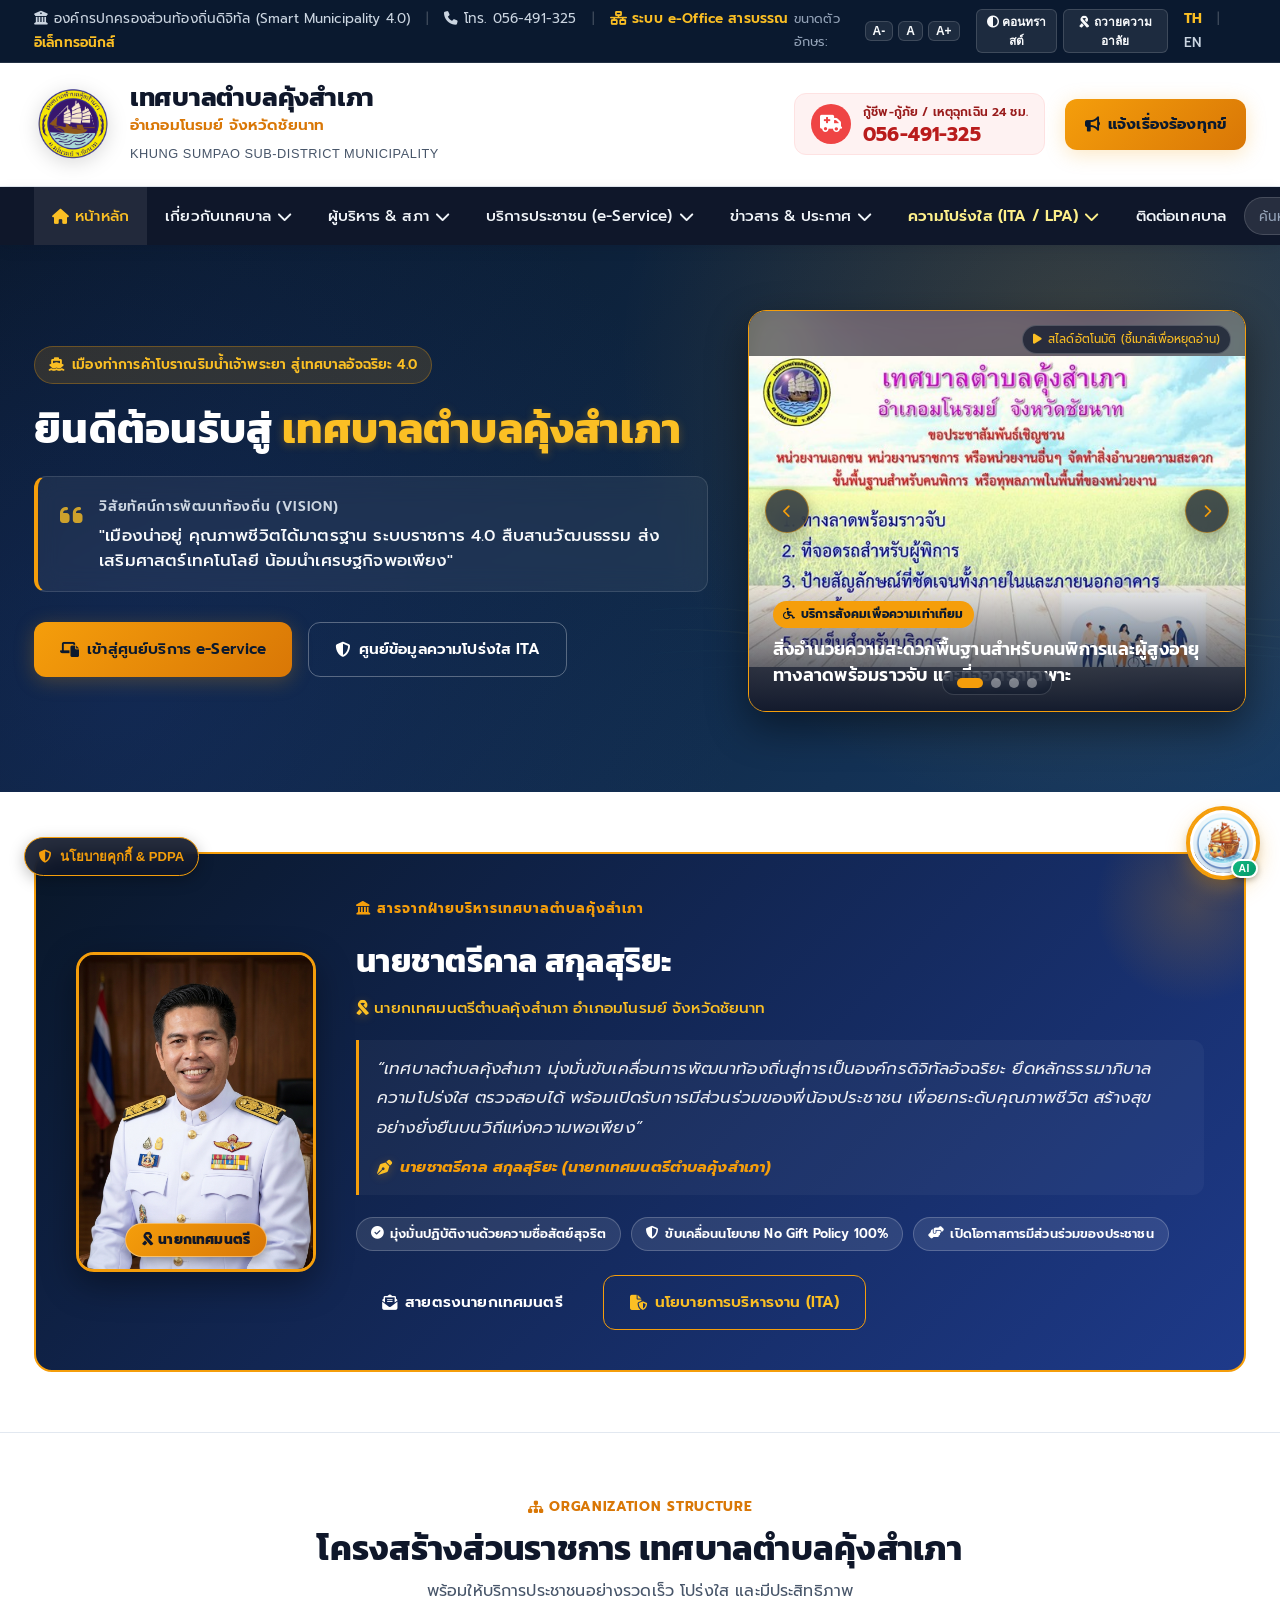
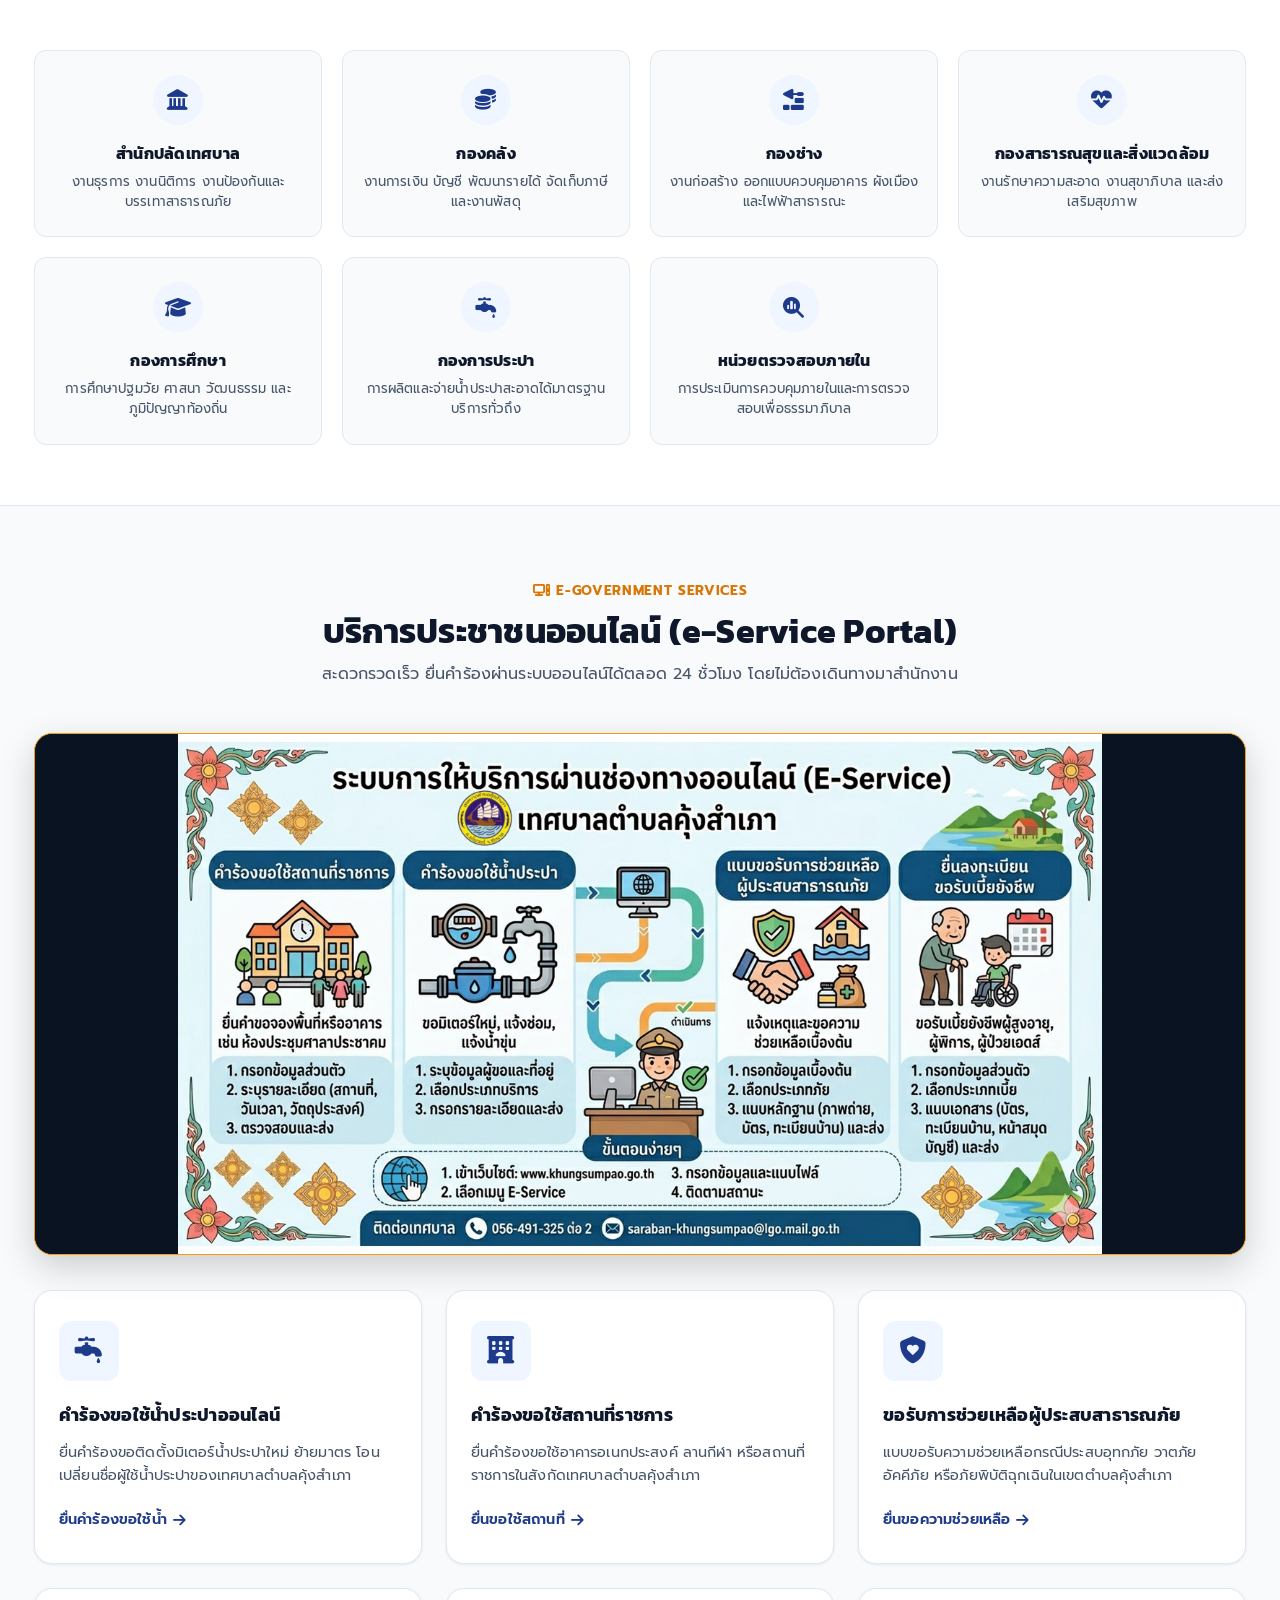
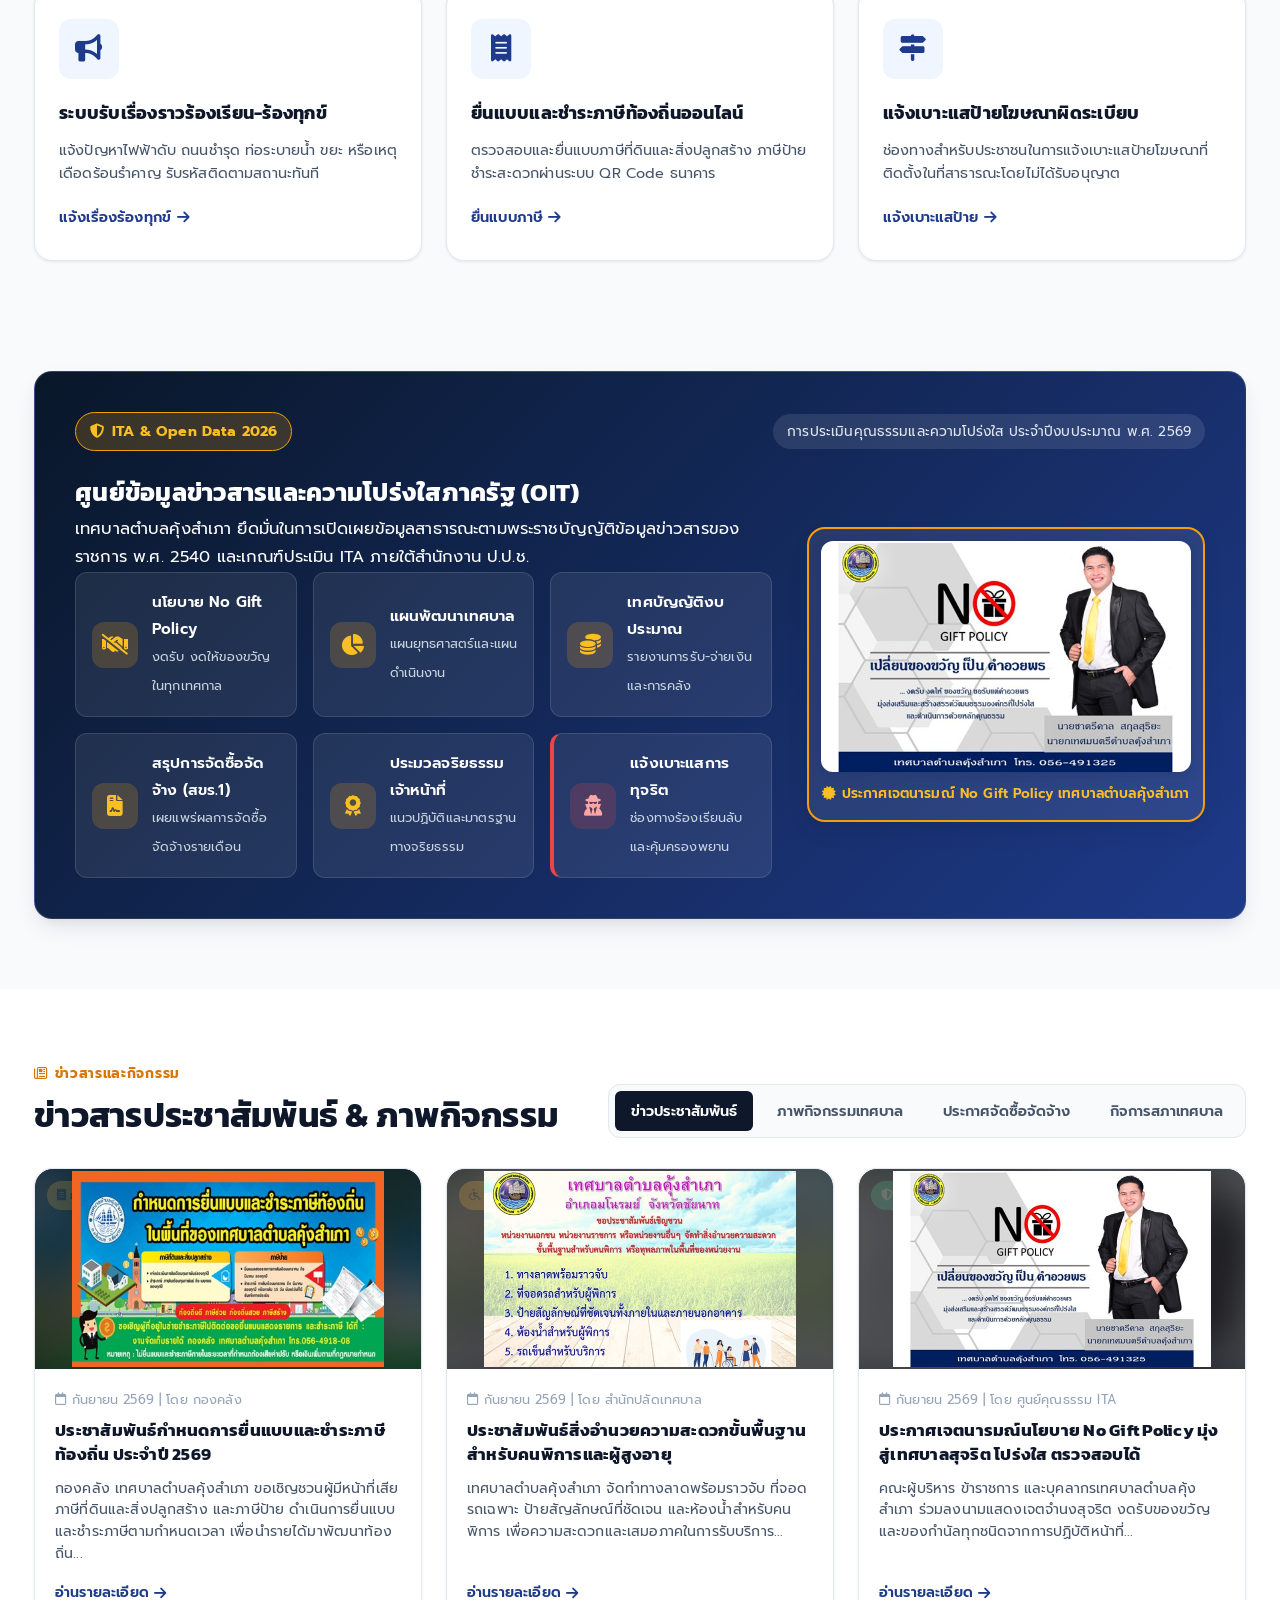
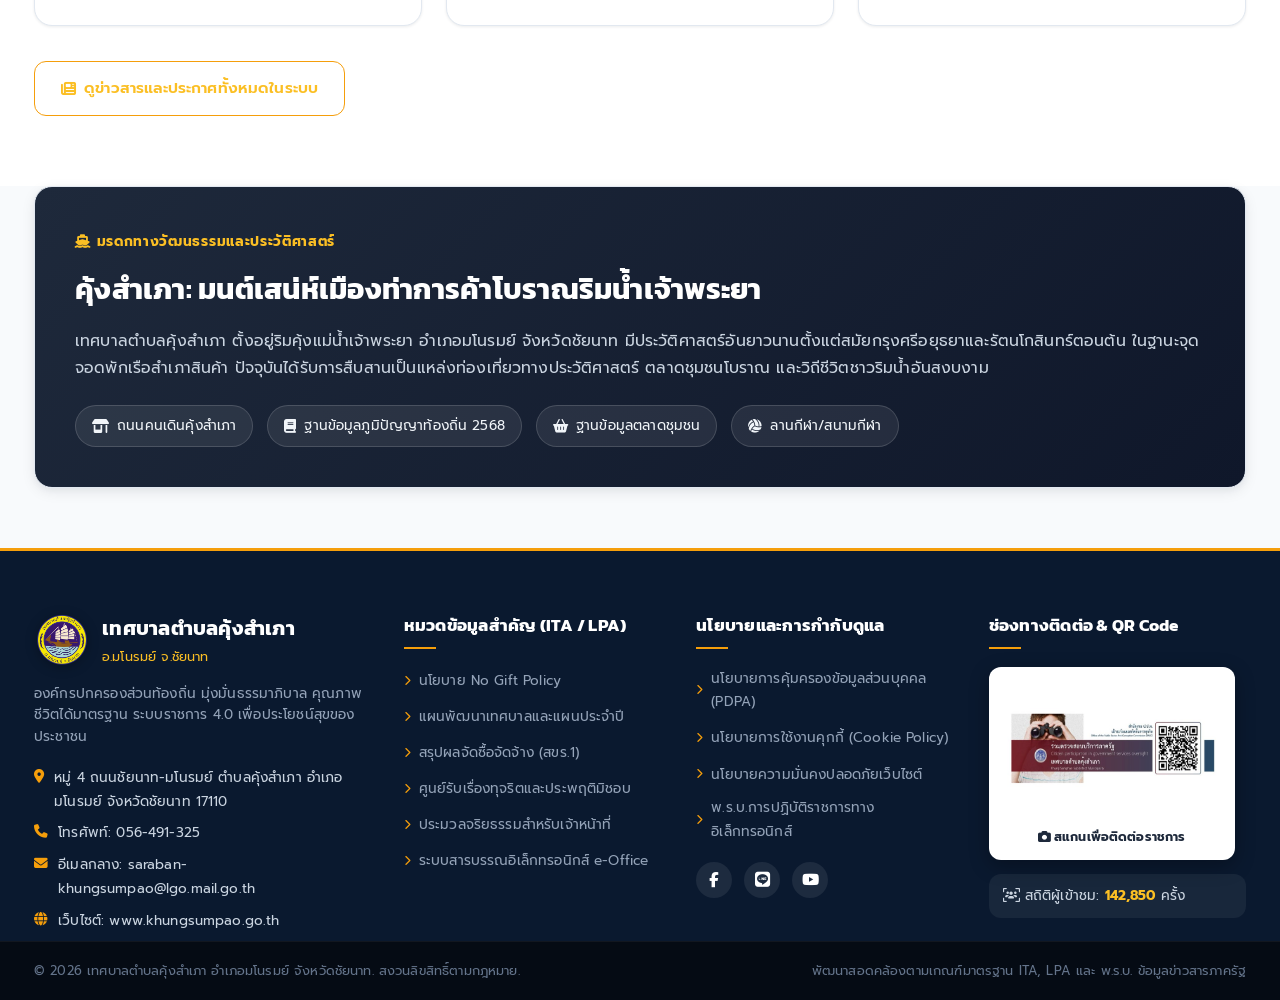
<file: index.html>
<!DOCTYPE html>
<html lang="th">
<head>
    <meta charset="UTF-8">
    <meta name="viewport" content="width=device-width, initial-scale=1.0">
    <title>เทศบาลตำบลคุ้งสำเภา | อำเภอมโนรมย์ จังหวัดชัยนาท (Official Civic Portal)</title>
    <meta name="description" content="เว็บไซต์ทางการเทศบาลตำบลคุ้งสำเภา อ.มโนรมย์ จ.ชัยนาท บริการประชาชนออนไลน์ e-Service ข้อมูลความโปร่งใส ITA/LPA และข่าวสารประชาสัมพันธ์">
    
    <!-- Google Fonts: Sarabun & Outfit -->
    <link rel="preconnect" href="https://fonts.googleapis.com">
    <link rel="preconnect" href="https://fonts.gstatic.com" crossorigin>
    <link rel="preconnect" href="https://fonts.googleapis.com">
    <link rel="preconnect" href="https://fonts.gstatic.com" crossorigin>
    <link href="https://fonts.googleapis.com/css2?family=Kanit:wght@400;500;600;700;800&family=Prompt:ital,wght@0,300;0,400;0,500;0,600;0,700;0,800;1,300;1,400&display=swap" rel="stylesheet">
    
    <!-- Font Awesome Icons -->
    <link rel="stylesheet" href="https://cdnjs.cloudflare.com/ajax/libs/font-awesome/6.5.1/css/all.min.css">
    
    <!-- Custom CSS -->
    <link rel="stylesheet" href="assets/css/style.css">
</head>
<body>

    <!-- 1. Top Accessibility Bar (มาตรฐานความเท่าเทียมและการเข้าถึงของรัฐ) -->
    <div class="top-bar">
        <div class="container top-bar-content">
            <div class="top-bar-left">
                <span><i class="fa-solid fa-building-columns"></i> องค์กรปกครองส่วนท้องถิ่นดิจิทัล (Smart Municipality 4.0)</span>
                <span class="divider">|</span>
                <span><i class="fa-solid fa-phone"></i> โทร. 056-491-325</span>
                <span class="divider">|</span>
                <a href="https://khungsumpao.c.eoffice.go.th/portal/" target="_blank" class="eoffice-link"><i class="fa-solid fa-network-wired"></i> ระบบ e-Office สารบรรณอิเล็กทรอนิกส์</a>
            </div>
            <div class="top-bar-right">
                <!-- Accessibility Controls (LPA ด้านการอำนวยความสะดวก) -->
                <div class="accessibility-ctrl">
                    <span class="ctrl-label">ขนาดตัวอักษร:</span>
                    <button id="btnFontDec" title="ลดขนาดตัวอักษร">A-</button>
                    <button id="btnFontReset" title="ขนาดตัวอักษรปกติ">A</button>
                    <button id="btnFontInc" title="เพิ่มขนาดตัวอักษร">A+</button>
                </div>
                <div class="theme-ctrl">
                    <button id="btnContrastToggle" title="โหมดคอนทราสต์สูง"><i class="fa-solid fa-circle-half-stroke"></i> คอนทราสต์</button>
                    <button id="btnMourningToggle" title="โหมดถวายความอาลัย"><i class="fa-solid fa-ribbon"></i> ถวายความอาลัย</button>
                </div>
                <div class="lang-switch">
                    <span class="lang active">TH</span>
                    <span class="divider">|</span>
                    <span class="lang">EN</span>
                </div>
            </div>
        </div>
    </div>

    <!-- 2. Main Header & Identity with Official Logo -->
    <header class="main-header">
        <div class="container header-container">
            <div class="brand-identity">
                <!-- Official Emblem Logo -->
                <a href="index.html" class="emblem-wrapper" title="เทศบาลตำบลคุ้งสำเภา">
                    <img src="assets/images/logo.png" alt="ตราสัญลักษณ์เทศบาลตำบลคุ้งสำเภา" class="official-logo-img">
                </a>
                <div class="brand-text">
                    <h1 class="brand-title-th">เทศบาลตำบลคุ้งสำเภา</h1>
                    <p class="brand-sub-th">อำเภอมโนรมย์ จังหวัดชัยนาท</p>
                    <span class="brand-title-en">Khung Sumpao Sub-district Municipality</span>
                </div>
            </div>

            <!-- Header Quick Actions & Hotline -->
            <div class="header-actions">
                <div class="hotline-box">
                    <div class="hotline-icon"><i class="fa-solid fa-truck-medical"></i></div>
                    <div class="hotline-info">
                        <span class="hotline-title">กู้ชีพ-กู้ภัย / เหตุฉุกเฉิน 24 ชม.</span>
                        <a href="tel:056491325" class="hotline-number">056-491-325</a>
                    </div>
                </div>
                <a href="#complain" class="btn-complain-header" id="btnComplainHeader">
                    <i class="fa-solid fa-bullhorn"></i> แจ้งเรื่องร้องทุกข์
                </a>
            </div>
        </div>
    </header>

    <!-- 3. Navigation Bar (สอดคล้องตามโครงสร้างจริงของเทศบาลตำบลคุ้งสำเภา & ITA O1-O43) -->
    <nav class="main-nav" id="mainNav">
        <div class="container nav-container">
            <button class="mobile-menu-toggle" id="mobileMenuToggle" aria-label="เปิดเมนู">
                <i class="fa-solid fa-bars"></i> เมนูหลัก
            </button>
            <ul class="nav-menu" id="navMenu">
                                <li class="nav-item active"><a href="index.html" class="nav-link"><i class="fa-solid fa-house"></i> หน้าหลัก</a></li>
                <li class="nav-item has-dropdown">
                    <a href="about.html" class="nav-link">เกี่ยวกับเทศบาล <i class="fa-solid fa-chevron-down"></i></a>
                    <ul class="dropdown-menu">
                        <li><a href="about.html#history"><i class="fa-solid fa-landmark"></i> ประวัติเทศบาลตำบลคุ้งสำเภา</a></li>
                        <li><a href="about.html#info"><i class="fa-solid fa-circle-info"></i> ข้อมูลทั่วไปและสภาพพื้นที่</a></li>
                        <li><a href="about.html#vision"><i class="fa-solid fa-bullseye"></i> วิสัยทัศน์และพันธกิจ</a></li>
                        <li><a href="about.html#duties"><i class="fa-solid fa-scale-balanced"></i> อำนาจหน้าที่ตามกฎหมาย</a></li>
                    </ul>
                </li>
                <li class="nav-item has-dropdown">
                    <a href="council.html" class="nav-link">ผู้บริหาร & สภา <i class="fa-solid fa-chevron-down"></i></a>
                    <ul class="dropdown-menu">
                        <li><a href="council.html#executives"><i class="fa-solid fa-user-tie"></i> คณะผู้บริหารเทศบาล</a></li>
                        <li><a href="council.html#council"><i class="fa-solid fa-users"></i> สมาชิกสภาเทศบาล</a></li>
                        <li><a href="structure.html"><i class="fa-solid fa-sitemap"></i> โครงสร้าง 7 ส่วนราชการ</a></li>
                    </ul>
                </li>
                <li class="nav-item has-dropdown">
                    <a href="eservice.html" class="nav-link">บริการประชาชน (e-Service) <i class="fa-solid fa-chevron-down"></i></a>
                    <ul class="dropdown-menu">
                        <li><a href="eservice.html#overview"><i class="fa-solid fa-desktop"></i> ศูนย์บริการ e-Service Portal</a></li>
                        <li><a href="eservice.html#water"><i class="fa-solid fa-faucet-drip"></i> คำร้องขอใช้น้ำประปาออนไลน์</a></li>
                        <li><a href="eservice.html#venue"><i class="fa-solid fa-hotel"></i> คำร้องขอใช้สถานที่ราชการ</a></li>
                        <li><a href="eservice.html#tax"><i class="fa-solid fa-receipt"></i> ชำระภาษีท้องถิ่นและยื่นแบบ</a></li>
                        <li><a href="eservice.html#forms"><i class="fa-solid fa-file-pdf"></i> ดาวน์โหลดแบบฟอร์มคำร้อง</a></li>
                    </ul>
                </li>
                <li class="nav-item has-dropdown">
                    <a href="#news" class="nav-link">ข่าวสาร & ประกาศ <i class="fa-solid fa-chevron-down"></i></a>
                    <ul class="dropdown-menu">
                        <li><a href="news.html"><i class="fa-regular fa-newspaper"></i> ข่าวประชาสัมพันธ์ทั่วไป</a></li>
                        <li><a href="procurement.html"><i class="fa-solid fa-cart-shopping"></i> ประกาศจัดซื้อจัดจ้าง (e-GP)</a></li>
                        <li><a href="news.html#gallery"><i class="fa-solid fa-images"></i> ภาพกิจกรรมเทศบาล</a></li>
                    </ul>
                </li>
                <li class="nav-item has-dropdown">
                    <a href="ita.html" class="nav-link highlight-ita">ความโปร่งใส (ITA / LPA) <i class="fa-solid fa-chevron-down"></i></a>
                    <ul class="dropdown-menu">
                        <li><a href="ita.html#oit"><i class="fa-solid fa-shield-halved"></i> การประเมิน ITA (OIT O1-O43)</a></li>
                        <li><a href="ita.html#no-gift"><i class="fa-solid fa-handshake-slash"></i> นโยบายไม่รับของขวัญ (No Gift Policy)</a></li>
                        <li><a href="ita.html#finance"><i class="fa-solid fa-chart-pie"></i> แผนการใช้จ่ายงบประมาณ</a></li>
                        <li><a href="ita.html#ethics"><i class="fa-solid fa-gavel"></i> ประมวลจริยธรรมเจ้าหน้าที่</a></li>
                    </ul>
                </li>
                <li class="nav-item"><a href="contact.html" class="nav-link">ติดต่อเทศบาล</a></li>
            </ul>
            <div class="nav-search">
                <input type="text" placeholder="ค้นหาข้อมูล / บริการ..." id="navSearchInput">
                <button type="button" aria-label="ค้นหา"><i class="fa-solid fa-magnifying-glass"></i></button>
            </div>
        </div>
    </nav>

    <!-- 4. Hero Section: Modern Civic Showcase with Official Slides -->
    <section class="hero-section">
        <div class="hero-backdrop"></div>
        <!-- อัตลักษณ์เทศบาลตำบลคุ้งสำเภา: ลายเส้นคลื่นน้ำคุ้งเจ้าพระยาและเรือสำเภาพาณิชย์ 3 เสา -->
        <img src="assets/images/identity_ship_waves.svg" alt="อัตลักษณ์เรือสำเภาและคุ้งน้ำเจ้าพระยา" class="identity-watermark">
        <div class="container hero-container">
            <div class="hero-content">
                <div class="hero-badge">
                    <i class="fa-solid fa-ship"></i> เมืองท่าการค้าโบราณริมน้ำเจ้าพระยา สู่เทศบาลอัจฉริยะ 4.0
                </div>
                <h2 class="hero-heading">ยินดีต้อนรับสู่ <span class="text-gold">เทศบาลตำบลคุ้งสำเภา</span></h2>
                <div class="hero-vision-card">
                    <div class="vision-icon"><i class="fa-solid fa-quote-left"></i></div>
                    <div class="vision-text">
                        <span class="vision-title">วิสัยทัศน์การพัฒนาท้องถิ่น (Vision)</span>
                        <p class="vision-quote">"เมืองน่าอยู่ คุณภาพชีวิตได้มาตรฐาน ระบบราชการ 4.0 สืบสานวัฒนธรรม ส่งเสริมศาสตร์เทคโนโลยี น้อมนำเศรษฐกิจพอเพียง"</p>
                    </div>
                </div>
                <div class="hero-cta-group">
                    <a href="#eservice" class="btn btn-primary"><i class="fa-solid fa-laptop-file"></i> เข้าสู่ศูนย์บริการ e-Service</a>
                    <a href="#ita" class="btn btn-outline"><i class="fa-solid fa-shield-halved"></i> ศูนย์ข้อมูลความโปร่งใส ITA</a>
                </div>
            </div>

            <!-- Hero Slideshow & Flexible Multi-Banner Carousel (รองรับภาพทุกสัดส่วน ไร้การตัดขอบ) -->
            <div class="hero-featured-showcase">
                <div class="showcase-carousel-wrapper" id="heroCarousel">
                    <div class="carousel-track">
                        <!-- Slide 1: ประชาสัมพันธ์สิ่งอำนวยความสะดวกสำหรับผู้พิการและผู้สูงอายุ -->
                        <div class="carousel-slide active" data-index="0">
                            <div class="slide-ambient-blur" style="background-image: url('assets/images/banner_slide_1.jpg');"></div>
                            <div class="slide-content-wrap">
                                <img src="assets/images/banner_slide_1.jpg" alt="สิ่งอำนวยความสะดวกสำหรับผู้พิการและผู้สูงอายุ เทศบาลตำบลคุ้งสำเภา" class="slide-main-img" onclick="openLightbox(this.src, this.alt)">
                                <div class="showcase-overlay">
                                    <span class="showcase-tag"><i class="fa-solid fa-wheelchair"></i> บริการสังคมเพื่อความเท่าเทียม</span>
                                    <h4 class="showcase-caption">สิ่งอำนวยความสะดวกพื้นฐานสำหรับคนพิการและผู้สูงอายุ ทางลาดพร้อมราวจับ และที่จอดรถเฉพาะ</h4>
                                </div>
                            </div>
                        </div>

                        <!-- Slide 2: ระบบ e-Service ท้องถิ่นออนไลน์ 24 ชม. -->
                        <div class="carousel-slide" data-index="1">
                            <div class="slide-ambient-blur" style="background-image: url('assets/images/banner_eservice.jpg');"></div>
                            <div class="slide-content-wrap">
                                <img src="assets/images/banner_eservice.jpg" alt="ระบบบริการประชาชน e-Service เทศบาลตำบลคุ้งสำเภา" class="slide-main-img" onclick="openLightbox(this.src, this.alt)">
                                <div class="showcase-overlay">
                                    <span class="showcase-tag" style="background: var(--blue); color: #ffffff;"><i class="fa-solid fa-computer"></i> บริการออนไลน์ 24 ชม.</span>
                                    <h4 class="showcase-caption">ระบบ e-Service ยื่นคำร้องขอใช้น้ำประปา ขอใช้สถานที่ราชการ และชำระภาษีท้องถิ่นออนไลน์</h4>
                                </div>
                            </div>
                        </div>

                        <!-- Slide 3: นโยบาย No Gift Policy -->
                        <div class="carousel-slide" data-index="2">
                            <div class="slide-ambient-blur" style="background-image: url('assets/images/no_gift_policy.jpg');"></div>
                            <div class="slide-content-wrap">
                                <img src="assets/images/no_gift_policy.jpg" alt="นโยบาย No Gift Policy เทศบาลตำบลคุ้งสำเภา" class="slide-main-img" onclick="openLightbox(this.src, this.alt)">
                                <div class="showcase-overlay">
                                    <span class="showcase-tag" style="background: #10b981; color: #ffffff;"><i class="fa-solid fa-shield-halved"></i> คุณธรรมและความโปร่งใส</span>
                                    <h4 class="showcase-caption">ประกาศเจตนารมณ์ No Gift Policy ไม่รับของขวัญและของกำนัลทุกชนิดจากการปฏิบัติหน้าที่</h4>
                                </div>
                            </div>
                        </div>

                        <!-- Slide 4: ข่าวกิจกรรมพัฒนาคุณภาพชีวิต -->
                        <div class="carousel-slide" data-index="3">
                            <div class="slide-ambient-blur" style="background-image: url('assets/images/banner_activity_1.jpg');"></div>
                            <div class="slide-content-wrap">
                                <img src="assets/images/banner_activity_1.jpg" alt="กิจกรรมพัฒนาชุมชนเทศบาลตำบลคุ้งสำเภา" class="slide-main-img" onclick="openLightbox(this.src, this.alt)">
                                <div class="showcase-overlay">
                                    <span class="showcase-tag" style="background: #f59e0b; color: #0f172a;"><i class="fa-solid fa-people-roof"></i> กิจกรรมชุมชนสัมพันธ์</span>
                                    <h4 class="showcase-caption">ร่วมแรงร่วมใจพัฒนาตำบลคุ้งสำเภา ส่งเสริมอาชีพและยกระดับสุขอนามัยชุมชนริมแม่น้ำเจ้าพระยา</h4>
                                </div>
                            </div>
                        </div>
                    </div>

                    <!-- Carousel Controls -->
                    <button class="carousel-btn prev-btn" id="carouselPrevBtn" aria-label="สไลด์ก่อนหน้า"><i class="fa-solid fa-chevron-left"></i></button>
                    <button class="carousel-btn next-btn" id="carouselNextBtn" aria-label="สไลด์ถัดไป"><i class="fa-solid fa-chevron-right"></i></button>

                    <!-- Carousel Indicators (Dots) -->
                    <div class="carousel-dots" id="carouselDots">
                        <button class="dot-btn active" data-index="0" aria-label="ไปยังสไลด์ 1"></button>
                        <button class="dot-btn" data-index="1" aria-label="ไปยังสไลด์ 2"></button>
                        <button class="dot-btn" data-index="2" aria-label="ไปยังสไลด์ 3"></button>
                        <button class="dot-btn" data-index="3" aria-label="ไปยังสไลด์ 4"></button>
                    </div>

                    <!-- Autoplay Status Indicator -->
                    <div class="carousel-status-pill">
                        <i class="fa-solid fa-play"></i> <span id="carouselTimerText">สไลด์อัตโนมัติ (ชี้เมาส์เพื่อหยุดอ่าน)</span>
                    </div>
                </div>
            </div>
            </div>
        </div>
    </section>

    <!-- 5. Mayor & Executive Spotlight (เกณฑ์ ITA O3-O4) -->
        <!-- 5. Mayor & Executive Spotlight (เกณฑ์ ITA O3-O4) -->
    <section class="section-mayor" id="mayor">
        <div class="container">
            <div class="mayor-card">
                <div class="mayor-avatar-frame">
                    <img src="assets/images/mayor.jpg" alt="ภาพถ่ายนายกเทศมนตรีตำบลคุ้งสำเภา" class="mayor-img" onerror="this.onerror=null; this.src='assets/images/logo.png';">
                    <div class="mayor-badge-gold"><i class="fa-solid fa-ribbon"></i> นายกเทศมนตรี</div>
                </div>
                <div class="mayor-message">
                    <div class="mayor-header-badge">
                        <span class="sub-lead"><i class="fa-solid fa-landmark"></i> สารจากฝ่ายบริหารเทศบาลตำบลคุ้งสำเภา</span>
                    </div>
                    <h3 class="mayor-name">นายชาตรีคาล สกุลสุริยะ</h3>
                    <p class="mayor-role"><i class="fa-solid fa-ribbon text-gold"></i> นายกเทศมนตรีตำบลคุ้งสำเภา อำเภอมโนรมย์ จังหวัดชัยนาท</p>
                    <div class="mayor-text">
                        <p>“เทศบาลตำบลคุ้งสำเภา มุ่งมั่นขับเคลื่อนการพัฒนาท้องถิ่นสู่การเป็นองค์กรดิจิทัลอัจฉริยะ ยึดหลักธรรมาภิบาล ความโปร่งใส ตรวจสอบได้ พร้อมเปิดรับการมีส่วนร่วมของพี่น้องประชาชน เพื่อยกระดับคุณภาพชีวิต สร้างสุขอย่างยั่งยืนบนวิถีแห่งความพอเพียง”</p>
                        <div class="mayor-signature-author"><i class="fa-solid fa-pen-nib text-gold"></i> นายชาตรีคาล สกุลสุริยะ (นายกเทศมนตรีตำบลคุ้งสำเภา)</div>
                    </div>
                    <div class="mayor-signature-line">
                        <div class="policy-pill"><i class="fa-solid fa-check-circle"></i> มุ่งมั่นปฏิบัติงานด้วยความซื่อสัตย์สุจริต</div>
                        <div class="policy-pill"><i class="fa-solid fa-shield-halved"></i> ขับเคลื่อนนโยบาย No Gift Policy 100%</div>
                        <div class="policy-pill"><i class="fa-solid fa-handshake-angle"></i> เปิดโอกาสการมีส่วนร่วมของประชาชน</div>
                    </div>
                    <div class="mayor-cta-actions">
                        <a href="https://docs.google.com/forms/d/e/1FAIpQLSf757A2KAzGthk60chg4HgIerXmMg3MAS0YQNzWOEzR4TY44g/viewform" target="_blank" class="btn btn-gold btn-sm"><i class="fa-solid fa-envelope-open-text"></i> สายตรงนายกเทศมนตรี</a>
                        <a href="#ita" class="btn btn-outline-civic btn-sm"><i class="fa-solid fa-file-shield"></i> นโยบายการบริหารงาน (ITA)</a>
                    </div>
                </div>
            </div>
        </div>
    </section>

    <!-- 6. 7 ส่วนราชการในสังกัดเทศบาลตำบลคุ้งสำเภา -->
    <section class="section-departments" id="departments">
        <div class="container">
            <div class="section-header text-center">
                <div class="section-tag"><i class="fa-solid fa-sitemap"></i> Organization Structure</div>
                <h2 class="section-title">โครงสร้างส่วนราชการ เทศบาลตำบลคุ้งสำเภา</h2>
                <p class="section-subtitle">พร้อมให้บริการประชาชนอย่างรวดเร็ว โปร่งใส และมีประสิทธิภาพ</p>
            </div>
            <div class="dept-grid">
                <div class="dept-card">
                    <div class="dept-icon"><i class="fa-solid fa-landmark"></i></div>
                    <h4>สำนักปลัดเทศบาล</h4>
                    <p>งานธุรการ งานนิติการ งานป้องกันและบรรเทาสาธารณภัย</p>
                </div>
                <div class="dept-card">
                    <div class="dept-icon"><i class="fa-solid fa-coins"></i></div>
                    <h4>กองคลัง</h4>
                    <p>งานการเงิน บัญชี พัฒนารายได้ จัดเก็บภาษี และงานพัสดุ</p>
                </div>
                <div class="dept-card">
                    <div class="dept-icon"><i class="fa-solid fa-trowel-bricks"></i></div>
                    <h4>กองช่าง</h4>
                    <p>งานก่อสร้าง ออกแบบควบคุมอาคาร ผังเมือง และไฟฟ้าสาธารณะ</p>
                </div>
                <div class="dept-card">
                    <div class="dept-icon"><i class="fa-solid fa-heart-pulse"></i></div>
                    <h4>กองสาธารณสุขและสิ่งแวดล้อม</h4>
                    <p>งานรักษาความสะอาด งานสุขาภิบาล และส่งเสริมสุขภาพ</p>
                </div>
                <div class="dept-card">
                    <div class="dept-icon"><i class="fa-solid fa-graduation-cap"></i></div>
                    <h4>กองการศึกษา</h4>
                    <p>การศึกษาปฐมวัย ศาสนา วัฒนธรรม และภูมิปัญญาท้องถิ่น</p>
                </div>
                <div class="dept-card">
                    <div class="dept-icon"><i class="fa-solid fa-faucet-drip"></i></div>
                    <h4>กองการประปา</h4>
                    <p>การผลิตและจ่ายน้ำประปาสะอาดได้มาตรฐาน บริการทั่วถึง</p>
                </div>
                <div class="dept-card">
                    <div class="dept-icon"><i class="fa-solid fa-magnifying-glass-chart"></i></div>
                    <h4>หน่วยตรวจสอบภายใน</h4>
                    <p>การประเมินการควบคุมภายในและการตรวจสอบเพื่อธรรมาภิบาล</p>
                </div>
            </div>
        </div>
    </section>

    <!-- 7. Citizen e-Service Portal (ข้อมูล e-Service จริงของคุ้งสำเภา) -->
    <section class="section-eservice" id="eservice">
        <div class="container">
            <div class="section-header text-center">
                <div class="section-tag"><i class="fa-solid fa-computer"></i> e-Government Services</div>
                <h2 class="section-title">บริการประชาชนออนไลน์ (e-Service Portal)</h2>
                <p class="section-subtitle">สะดวกรวดเร็ว ยื่นคำร้องผ่านระบบออนไลน์ได้ตลอด 24 ชั่วโมง โดยไม่ต้องเดินทางมาสำนักงาน</p>
            </div>

            <!-- Banner e-Service from site -->
            <div class="eservice-banner-row">
                <div class="eservice-highlight-card">
                    <img src="assets/images/banner_eservice.jpg" alt="ระบบบริการประชาชน e-Service เทศบาลตำบลคุ้งสำเภา" class="eservice-highlight-img" onclick="openLightbox(this.src, this.alt)" title="คลิกเพื่อดูภาพขนาดใหญ่">
                </div>
            </div>

            <div class="eservice-grid">
                <div class="eservice-card">
                    <div class="eservice-icon-wrap"><i class="fa-solid fa-faucet-drip"></i></div>
                    <h3>คำร้องขอใช้น้ำประปาออนไลน์</h3>
                    <p>ยื่นคำร้องขอติดตั้งมิเตอร์น้ำประปาใหม่ ย้ายมาตร โอนเปลี่ยนชื่อผู้ใช้น้ำประปาของเทศบาลตำบลคุ้งสำเภา</p>
                    <a href="https://www.khungsumpao.go.th/water/water_service_form.html" target="_blank" class="card-btn">ยื่นคำร้องขอใช้น้ำ <i class="fa-solid fa-arrow-right"></i></a>
                </div>
                <div class="eservice-card">
                    <div class="eservice-icon-wrap"><i class="fa-solid fa-hotel"></i></div>
                    <h3>คำร้องขอใช้สถานที่ราชการ</h3>
                    <p>ยื่นคำร้องขอใช้อาคารอเนกประสงค์ ลานกีฬา หรือสถานที่ราชการในสังกัดเทศบาลตำบลคุ้งสำเภา</p>
                    <a href="https://www.khungsumpao.go.th/where/venue_request_form.html" target="_blank" class="card-btn">ยื่นขอใช้สถานที่ <i class="fa-solid fa-arrow-right"></i></a>
                </div>
                <div class="eservice-card">
                    <div class="eservice-icon-wrap"><i class="fa-solid fa-shield-heart"></i></div>
                    <h3>ขอรับการช่วยเหลือผู้ประสบสาธารณภัย</h3>
                    <p>แบบขอรับความช่วยเหลือกรณีประสบอุทกภัย วาตภัย อัคคีภัย หรือภัยพิบัติฉุกเฉินในเขตตำบลคุ้งสำเภา</p>
                    <a href="https://www.khungsumpao.go.th/sos/disaster_reg_form.html" target="_blank" class="card-btn">ยื่นขอความช่วยเหลือ <i class="fa-solid fa-arrow-right"></i></a>
                </div>
                <div class="eservice-card">
                    <div class="eservice-icon-wrap"><i class="fa-solid fa-bullhorn"></i></div>
                    <h3>ระบบรับเรื่องราวร้องเรียน-ร้องทุกข์</h3>
                    <p>แจ้งปัญหาไฟฟ้าดับ ถนนชำรุด ท่อระบายน้ำ ขยะ หรือเหตุเดือดร้อนรำคาญ รับรหัสติดตามสถานะทันที</p>
                    <a href="https://www.khungsumpao.go.th/ร้องเรียน/complaint_form.html" target="_blank" class="card-btn">แจ้งเรื่องร้องทุกข์ <i class="fa-solid fa-arrow-right"></i></a>
                </div>
                <div class="eservice-card">
                    <div class="eservice-icon-wrap"><i class="fa-solid fa-receipt"></i></div>
                    <h3>ยื่นแบบและชำระภาษีท้องถิ่นออนไลน์</h3>
                    <p>ตรวจสอบและยื่นแบบภาษีที่ดินและสิ่งปลูกสร้าง ภาษีป้าย ชำระสะดวกผ่านระบบ QR Code ธนาคาร</p>
                    <a href="https://www.khungsumpao.go.th/ยื่นแบบ.html" target="_blank" class="card-btn">ยื่นแบบภาษี <i class="fa-solid fa-arrow-right"></i></a>
                </div>
                <div class="eservice-card">
                    <div class="eservice-icon-wrap"><i class="fa-solid fa-signs-post"></i></div>
                    <h3>แจ้งเบาะแสป้ายโฆษณาผิดระเบียบ</h3>
                    <p>ช่องทางสำหรับประชาชนในการแจ้งเบาะแสป้ายโฆษณาที่ติดตั้งในที่สาธารณะโดยไม่ได้รับอนุญาต</p>
                    <a href="https://www.khungsumpao.go.th/ป้าย/complaint_form.html" target="_blank" class="card-btn">แจ้งเบาะแสป้าย <i class="fa-solid fa-arrow-right"></i></a>
                </div>
            </div>
        </div>
    </section>

    <!-- 8. ITA & Transparency Gateway with Real No Gift Policy Image -->
    <section class="section-ita" id="ita">
        <div class="container">
            <div class="ita-banner-card">
                <div class="ita-header-row">
                    <div class="ita-badge-box">
                        <i class="fa-solid fa-shield-halved"></i>
                        <span>ITA & Open Data 2026</span>
                    </div>
                    <div class="ita-status-pill">การประเมินคุณธรรมและความโปร่งใส ประจำปีงบประมาณ พ.ศ. 2569</div>
                </div>
                
                <div class="ita-split-content">
                    <div class="ita-text-col">
                        <h2>ศูนย์ข้อมูลข่าวสารและความโปร่งใสภาครัฐ (OIT)</h2>
                        <p>เทศบาลตำบลคุ้งสำเภา ยึดมั่นในการเปิดเผยข้อมูลสาธารณะตามพระราชบัญญัติข้อมูลข่าวสารของราชการ พ.ศ. 2540 และเกณฑ์ประเมิน ITA ภายใต้สำนักงาน ป.ป.ช.</p>
                        
                        <div class="ita-quick-grid">
                            <a href="#no-gift" class="ita-item">
                                <div class="ita-icon"><i class="fa-solid fa-handshake-slash"></i></div>
                                <div class="ita-info">
                                    <strong>นโยบาย No Gift Policy</strong>
                                    <span>งดรับ งดให้ของขวัญในทุกเทศกาล</span>
                                </div>
                            </a>
                            <a href="https://www.khungsumpao.go.th/Development%20plan.html" target="_blank" class="ita-item">
                                <div class="ita-icon"><i class="fa-solid fa-chart-pie"></i></div>
                                <div class="ita-info">
                                    <strong>แผนพัฒนาเทศบาล</strong>
                                    <span>แผนยุทธศาสตร์และแผนดำเนินงาน</span>
                                </div>
                            </a>
                            <a href="https://www.khungsumpao.go.th/ordinance.html" target="_blank" class="ita-item">
                                <div class="ita-icon"><i class="fa-solid fa-coins"></i></div>
                                <div class="ita-info">
                                    <strong>เทศบัญญัติงบประมาณ</strong>
                                    <span>รายงานการรับ-จ่ายเงินและการคลัง</span>
                                </div>
                            </a>
                            <a href="https://www.khungsumpao.go.th/buy.html" target="_blank" class="ita-item">
                                <div class="ita-icon"><i class="fa-solid fa-file-contract"></i></div>
                                <div class="ita-info">
                                    <strong>สรุปการจัดซื้อจัดจ้าง (สขร.1)</strong>
                                    <span>เผยแพร่ผลการจัดซื้อจัดจ้างรายเดือน</span>
                                </div>
                            </a>
                            <a href="https://www.khungsumpao.go.th/code%20of%20ethics.html" target="_blank" class="ita-item">
                                <div class="ita-icon"><i class="fa-solid fa-award"></i></div>
                                <div class="ita-info">
                                    <strong>ประมวลจริยธรรมเจ้าหน้าที่</strong>
                                    <span>แนวปฏิบัติและมาตรฐานทางจริยธรรม</span>
                                </div>
                            </a>
                            <a href="https://www.khungsumpao.go.th/จนท.ทุจริต/complaint_form.html" target="_blank" class="ita-item highlight-red">
                                <div class="ita-icon"><i class="fa-solid fa-user-secret"></i></div>
                                <div class="ita-info">
                                    <strong>แจ้งเบาะแสการทุจริต</strong>
                                    <span>ช่องทางร้องเรียนลับและคุ้มครองพยาน</span>
                                </div>
                            </a>
                        </div>
                    </div>

                    <!-- No Gift Policy Real Official Banner -->
                    <div class="ita-image-col">
                        <div class="no-gift-frame">
                            <img src="assets/images/no_gift_policy.jpg" alt="นโยบาย No Gift Policy เทศบาลตำบลคุ้งสำเภา" class="no-gift-img">
                            <span class="no-gift-caption"><i class="fa-solid fa-certificate"></i> ประกาศเจตนารมณ์ No Gift Policy เทศบาลตำบลคุ้งสำเภา</span>
                        </div>
                    </div>
                </div>
            </div>
        </div>
    </section>

    <!-- 9. Public News & Activities with Real Images (Smart Containment & Zero-Crop) -->
    <section class="section-news" id="news">
        <div class="container">
            <div class="section-header news-header-flex">
                <div>
                    <div class="section-tag"><i class="fa-regular fa-newspaper"></i> ข่าวสารและกิจกรรม</div>
                    <h2 class="section-title">ข่าวสารประชาสัมพันธ์ & ภาพกิจกรรม</h2>
                </div>
                <!-- News Filter Tabs -->
                <div class="news-tabs" id="newsTabs">
                    <button class="tab-btn active" data-tab="tab-pr">ข่าวประชาสัมพันธ์</button>
                    <button class="tab-btn" data-tab="tab-activity">ภาพกิจกรรมเทศบาล</button>
                    <button class="tab-btn" data-tab="tab-procure">ประกาศจัดซื้อจัดจ้าง</button>
                    <button class="tab-btn" data-tab="tab-council">กิจการสภาเทศบาล</button>
                </div>
            </div>

            <!-- Tab 1: ข่าวประชาสัมพันธ์ (Smart Containment: ตัวหนังสือไม่ถูกตัดขอบ 100%) -->
            <div class="tab-content active" id="tab-pr">
                <div class="news-cards-grid">
                    <article class="news-card card-hover-lift">
                        <div class="news-thumb">
                            <div class="thumb-ambient-bg" style="background-image: url('assets/images/banner_activity_1.jpg');"></div>
                            <span class="thumb-badge"><i class="fa-solid fa-receipt"></i> ภาษีท้องถิ่น</span>
                            <img src="assets/images/banner_activity_1.jpg" alt="กำหนดการยื่นแบบและชำระภาษีท้องถิ่น เทศบาลตำบลคุ้งสำเภา" class="card-real-img" onclick="openLightbox(this.src, this.alt)" title="คลิกเพื่อขยายดูภาพเต็ม">
                        </div>
                        <div class="news-body">
                            <div class="news-meta"><i class="fa-regular fa-calendar"></i> กันยายน 2569 | โดย กองคลัง</div>
                            <h3 class="news-title">ประชาสัมพันธ์กำหนดการยื่นแบบและชำระภาษีท้องถิ่น ประจำปี 2569</h3>
                            <p class="news-excerpt">กองคลัง เทศบาลตำบลคุ้งสำเภา ขอเชิญชวนผู้มีหน้าที่เสียภาษีที่ดินและสิ่งปลูกสร้าง และภาษีป้าย ดำเนินการยื่นแบบและชำระภาษีตามกำหนดเวลา เพื่อนำรายได้มาพัฒนาท้องถิ่น...</p>
                            <a href="news-detail.html?id=tax-2569" class="news-readmore">อ่านรายละเอียด <i class="fa-solid fa-arrow-right"></i></a>
                        </div>
                    </article>

                    <article class="news-card card-hover-lift">
                        <div class="news-thumb">
                            <div class="thumb-ambient-bg" style="background-image: url('assets/images/banner_slide_1.jpg');"></div>
                            <span class="thumb-badge badge-blue"><i class="fa-solid fa-wheelchair"></i> บริการสังคม</span>
                            <img src="assets/images/banner_slide_1.jpg" alt="สิ่งอำนวยความสะดวกสำหรับคนพิการและผู้สูงอายุ" class="card-real-img" onclick="openLightbox(this.src, this.alt)" title="คลิกเพื่อขยายดูภาพเต็ม">
                        </div>
                        <div class="news-body">
                            <div class="news-meta"><i class="fa-regular fa-calendar"></i> กันยายน 2569 | โดย สำนักปลัดเทศบาล</div>
                            <h3 class="news-title">ประชาสัมพันธ์สิ่งอำนวยความสะดวกขั้นพื้นฐานสำหรับคนพิการและผู้สูงอายุ</h3>
                            <p class="news-excerpt">เทศบาลตำบลคุ้งสำเภา จัดทำทางลาดพร้อมราวจับ ที่จอดรถเฉพาะ ป้ายสัญลักษณ์ที่ชัดเจน และห้องน้ำสำหรับคนพิการ เพื่อความสะดวกและเสมอภาคในการรับบริการ...</p>
                            <a href="news-detail.html?id=accessibility" class="news-readmore">อ่านรายละเอียด <i class="fa-solid fa-arrow-right"></i></a>
                        </div>
                    </article>

                    <article class="news-card card-hover-lift">
                        <div class="news-thumb">
                            <div class="thumb-ambient-bg" style="background-image: url('assets/images/no_gift_policy.jpg');"></div>
                            <span class="thumb-badge badge-green"><i class="fa-solid fa-shield-halved"></i> คุณธรรม ITA</span>
                            <img src="assets/images/no_gift_policy.jpg" alt="ประกาศเจตนารมณ์ No Gift Policy เทศบาลตำบลคุ้งสำเภา" class="card-real-img" onclick="openLightbox(this.src, this.alt)" title="คลิกเพื่อขยายดูภาพเต็ม">
                        </div>
                        <div class="news-body">
                            <div class="news-meta"><i class="fa-regular fa-calendar"></i> กันยายน 2569 | โดย ศูนย์คุณธรรม ITA</div>
                            <h3 class="news-title">ประกาศเจตนารมณ์นโยบาย No Gift Policy มุ่งสู่เทศบาลสุจริต โปร่งใส ตรวจสอบได้</h3>
                            <p class="news-excerpt">คณะผู้บริหาร ข้าราชการ และบุคลากรเทศบาลตำบลคุ้งสำเภา ร่วมลงนามแสดงเจตจำนงสุจริต งดรับของขวัญและของกำนัลทุกชนิดจากการปฏิบัติหน้าที่...</p>
                            <a href="news-detail.html?id=no-gift-policy" class="news-readmore">อ่านรายละเอียด <i class="fa-solid fa-arrow-right"></i></a>
                        </div>
                    </article>
                </div>
            </div>

            <!-- Tab 2: ภาพกิจกรรม (Smart Containment) -->
            <div class="tab-content" id="tab-activity">
                <div class="activity-gallery-grid">
                    <div class="activity-photo-box">
                        <div class="act-ambient-bg" style="background-image: url('assets/images/banner_activity_1.jpg');"></div>
                        <img src="assets/images/banner_activity_1.jpg" alt="ภาพกิจกรรมโครงการพัฒนาชุมชนและส่งเสริมรายได้ประชาชน" onclick="openLightbox(this.src, this.alt)" title="คลิกเพื่อขยายดูภาพเต็ม">
                        <div class="act-caption"><i class="fa-solid fa-camera"></i> ภาพกิจกรรมโครงการส่งเสริมอาชีพและพัฒนาชุมชนเทศบาลตำบลคุ้งสำเภา</div>
                    </div>
                    <div class="activity-photo-box">
                        <div class="act-ambient-bg" style="background-image: url('assets/images/banner_slide_1.jpg');"></div>
                        <img src="assets/images/banner_slide_1.jpg" alt="ภาพบรรยากาศการจัดสิ่งอำนวยความสะดวกประชาชน" onclick="openLightbox(this.src, this.alt)" title="คลิกเพื่อขยายดูภาพเต็ม">
                        <div class="act-caption"><i class="fa-solid fa-camera"></i> ภาพบรรยากาศการพัฒนาสิ่งอำนวยความสะดวกสำหรับประชาชน</div>
                    </div>
                </div>
            </div>

            <!-- Tab 3: จัดซื้อจัดจ้าง e-GP -->
            <div class="tab-content" id="tab-procure">
                <div class="procure-table-card">
                    <div class="table-responsive">
                        <table class="table-procure">
                            <thead>
                                <tr>
                                    <th>วันที่ประกาศ</th>
                                    <th>รายการจัดซื้อจัดจ้าง (e-GP)</th>
                                    <th>ราคากลาง (บาท)</th>
                                    <th>เอกสารดาวน์โหลด</th>
                                </tr>
                            </thead>
                            <tbody>
                                <tr>
                                    <td><span class="procure-date"><i class="fa-regular fa-calendar"></i> 20 ก.ย. 69</span></td>
                                    <td><a href="procurement.html" class="procure-link">ประกวดราคาจ้างก่อสร้างปรับปรุงผิวจราจรแอสฟัลท์ติกคอนกรีต ชุมชนบ้านคุ้งสำเภา ด้วยวิธี e-Bidding</a></td>
                                    <td><strong class="text-gold">1,480,000.00</strong></td>
                                    <td><a href="procurement.html" class="btn btn-sm btn-gold"><i class="fa-solid fa-file-pdf"></i> ดาวน์โหลด TOR</a></td>
                                </tr>
                                <tr>
                                    <td><span class="procure-date"><i class="fa-regular fa-calendar"></i> 18 ก.ย. 69</span></td>
                                    <td><a href="procurement.html" class="procure-link">ประกาศผู้ชนะการเสนอราคา ซื้อสารส้มและคลอรีนสำหรับผลิตน้ำประปา กองการประปา</a></td>
                                    <td><strong class="text-gold">265,000.00</strong></td>
                                    <td><a href="procurement.html" class="btn btn-sm btn-gold"><i class="fa-solid fa-file-pdf"></i> ดาวน์โหลด ประกาศ</a></td>
                                </tr>
                                <tr>
                                    <td><span class="procure-date"><i class="fa-regular fa-calendar"></i> 15 ก.ย. 69</span></td>
                                    <td><a href="procurement.html" class="procure-link">เผยแพร่แผนการจัดซื้อจัดจ้าง ประจำปีงบประมาณ พ.ศ. 2569 โครงการขยายเขตท่อประปา</a></td>
                                    <td><strong class="text-gold">850,000.00</strong></td>
                                    <td><a href="procurement.html" class="btn btn-sm btn-gold"><i class="fa-solid fa-file-pdf"></i> ดาวน์โหลด แผน</a></td>
                                </tr>
                            </tbody>
                        </table>
                    </div>
                </div>
            </div>

            <!-- Tab 4: กิจการสภาเทศบาล -->
            <div class="tab-content" id="tab-council">
                <div class="civic-article-card" style="margin-bottom: 0;">
                    <h3 style="font-size: 1.25rem; margin-bottom: 12px; color: var(--primary-dark);"><i class="fa-solid fa-users text-gold"></i> สรุปผลการประชุมสภาเทศบาลตำบลคุ้งสำเภา</h3>
                    <p style="line-height: 1.7; color: var(--text-muted); margin-bottom: 16px;">รายงานผลการประชุมสภาเทศบาลตำบลคุ้งสำเภา สมัยสามัญ สมัยที่ 3 ประจำปี 2569 พิจารณาให้ความเห็นชอบร่างเทศบัญญัติงบประมาณรายจ่ายประจำปี และข้อซักถามญัตติพัฒนาชุมชน</p>
                    <a href="council.html" class="btn btn-gold btn-sm"><i class="fa-solid fa-book-open"></i> ดูรายละเอียดการประชุมสภาทั้งหมด</a>
                </div>
            </div>

            <div class="news-all-cta text-center" style="margin-top: 35px;">
                <a href="news.html" class="btn btn-outline-civic btn-lg"><i class="fa-solid fa-newspaper"></i> ดูข่าวสารและประกาศทั้งหมดในระบบ</a>
            </div>
        </div>
    </section>

    <!-- 10. Heritage & Riverside Community Spotlight (อัตลักษณ์คุ้งสำเภา) -->
    <section class="section-heritage">
        <div class="container">
            <div class="heritage-card">
                <div class="heritage-content">
                    <span class="heritage-tag"><i class="fa-solid fa-ship"></i> มรดกทางวัฒนธรรมและประวัติศาสตร์</span>
                    <h2>คุ้งสำเภา: มนต์เสน่ห์เมืองท่าการค้าโบราณริมน้ำเจ้าพระยา</h2>
                    <p>เทศบาลตำบลคุ้งสำเภา ตั้งอยู่ริมคุ้งแม่น้ำเจ้าพระยา อำเภอมโนรมย์ จังหวัดชัยนาท มีประวัติศาสตร์อันยาวนานตั้งแต่สมัยกรุงศรีอยุธยาและรัตนโกสินทร์ตอนต้น ในฐานะจุดจอดพักเรือสำเภาสินค้า ปัจจุบันได้รับการสืบสานเป็นแหล่งท่องเที่ยวทางประวัติศาสตร์ ตลาดชุมชนโบราณ และวิถีชีวิตชาวริมน้ำอันสงบงาม</p>
                    <div class="heritage-highlights">
                        <a href="https://www.khungsumpao.go.th/tourist_attractions_with_images.html" target="_blank" class="h-badge"><i class="fa-solid fa-shop"></i> ถนนคนเดินคุ้งสำเภา</a>
                        <a href="https://www.khungsumpao.go.th/files_notice/ฐานข้อมููลภูมิปัญญาท้องถิ่นเทศบาล68.pdf" target="_blank" class="h-badge"><i class="fa-solid fa-book"></i> ฐานข้อมูลภูมิปัญญาท้องถิ่น 2568</a>
                        <a href="https://www.khungsumpao.go.th/files_notice/ฐานข้อมูลตลาด.pdf" target="_blank" class="h-badge"><i class="fa-solid fa-basket-shopping"></i> ฐานข้อมูลตลาดชุมชน</a>
                        <a href="https://www.khungsumpao.go.th/files_notice/ข้อมูลลานกีฬา.pdf" target="_blank" class="h-badge"><i class="fa-solid fa-volleyball"></i> ลานกีฬา/สนามกีฬา</a>
                    </div>
                </div>
            </div>
        </div>
    </section>

        <!-- 11. Cute Nong Sumpao AI Civic Assistant Widget (น้องสำเภา AI เรือสำเภาน้อย) -->
    <div class="ai-widget-wrapper" id="aiWidget">
        <!-- AI Chat Window -->
        <div class="ai-chat-window" id="aiChatWindow" aria-hidden="true">
            <div class="ai-chat-header">
                <div class="ai-header-profile">
                    <div class="ai-mascot-avatar">
                        <img src="assets/images/nong_sumpao_mascot.png" alt="น้องสำเภา AI เรือสำเภาน้อย">
                        <span class="ai-online-indicator"></span>
                    </div>
                    <div class="ai-header-info">
                        <h4 style="margin:0; font-size:1.02rem; font-weight:700; color:#fff;">น้องสำเภา AI</h4>
                        <span style="font-size:0.75rem; color:var(--gold-light);"><i class="fa-solid fa-circle" style="color:#10b981; font-size:0.6rem;"></i> ผู้ช่วยอัจฉริยะเทศบาลตำบลคุ้งสำเภา</span>
                    </div>
                </div>
                <button class="ai-close-btn" id="aiCloseBtn" aria-label="ปิดหน้าต่าง">&times;</button>
            </div>
            <div class="ai-chat-body" id="aiChatBody">
                <div class="ai-msg bot">
                    <div class="ai-msg-avatar">
                        <img src="assets/images/nong_sumpao_mascot.png" alt="น้องสำเภา">
                    </div>
                    <div class="ai-msg-bubble">
                        <p>สวัสดีครับ! ผมคือ <strong>"น้องสำเภา AI"</strong> เรือสำเภาน้อยผู้ช่วยอัจฉริยะประจำเทศบาลตำบลคุ้งสำเภา มีข้อสงสัยเรื่องขอน้ำประปา ชำระภาษี ร้องเรียน หรือบริการ e-Service สอบถามผมได้เลยครับ!</p>
                    </div>
                </div>
                <div class="ai-chips">
                    <button class="chip" data-query="ขอน้ำประปา">🚰 ขอน้ำประปาออนไลน์</button>
                    <button class="chip" data-query="ร้องเรียนร้องทุกข์">📢 แจ้งเรื่องร้องเรียน</button>
                    <button class="chip" data-query="ชำระภาษี">💰 ชำระภาษีท้องถิ่น</button>
                    <button class="chip" data-query="No Gift Policy">🛡️ นโยบาย No Gift</button>
                    <button class="chip" data-query="ติดต่อเทศบาล">📞 เบอร์ติดต่อทุกกอง</button>
                </div>
            </div>
            <div class="ai-chat-footer">
                <input type="text" id="aiInput" placeholder="พิมพ์คำถามของคุณที่นี่..." aria-label="พิมพ์ข้อความ">
                <button type="button" id="aiSendBtn" aria-label="ส่งข้อความ"><i class="fa-solid fa-paper-plane"></i></button>
            </div>
        </div>

        <!-- Cute Round Mascot Floating Action Button (FAB) -->
        <button class="ai-round-mascot-fab" id="aiFab" title="พูดคุยกับน้องสำเภา AI" aria-label="น้องสำเภา AI ผู้ช่วยอัจฉริยะ">
            <div class="ai-mascot-img-wrap">
                <img src="assets/images/nong_sumpao_mascot.png" alt="น้องสำเภา AI" class="nong-sumpao-img">
                <span class="ai-pulse-ring"></span>
                <span class="ai-live-badge">AI</span>
            </div>
            <span class="ai-fab-tooltip">คุยกับน้องสำเภา AI ⛵</span>
        </button>
    </div>



    <!-- 12. Official Footer (มาตรฐานเว็บไซต์หน่วยงานรัฐตาม พ.ร.บ. ข้อมูลข่าวสาร & PDPA) -->
    <footer class="main-footer" id="contact">
        <div class="container footer-grid">
            <!-- Col 1: Contact Info with Official Logo -->
            <div class="footer-col">
                <div class="footer-logo">
                    <img src="assets/images/logo.png" alt="โลโก้เทศบาลตำบลคุ้งสำเภา" class="footer-logo-img">
                    <div>
                        <h3>เทศบาลตำบลคุ้งสำเภา</h3>
                        <span class="footer-sub">อ.มโนรมย์ จ.ชัยนาท</span>
                    </div>
                </div>
                <p class="footer-text">องค์กรปกครองส่วนท้องถิ่น มุ่งมั่นธรรมาภิบาล คุณภาพชีวิตได้มาตรฐาน ระบบราชการ 4.0 เพื่อประโยชน์สุขของประชาชน</p>
                <div class="contact-details">
                    <p><i class="fa-solid fa-location-dot"></i> หมู่ 4 ถนนชัยนาท-มโนรมย์ ตำบลคุ้งสำเภา อำเภอมโนรมย์ จังหวัดชัยนาท 17110</p>
                    <p><i class="fa-solid fa-phone"></i> โทรศัพท์: 056-491-325</p>
                    <p><i class="fa-solid fa-envelope"></i> อีเมลกลาง: saraban-khungsumpao@lgo.mail.go.th</p>
                    <p><i class="fa-solid fa-globe"></i> เว็บไซต์: www.khungsumpao.go.th</p>
                </div>
            </div>

            <!-- Col 2: Quick Links (LPA/ITA) -->
            <div class="footer-col">
                <h4 class="footer-heading">หมวดข้อมูลสำคัญ (ITA / LPA)</h4>
                <ul class="footer-links">
                    <li><a href="#no-gift"><i class="fa-solid fa-chevron-right"></i> นโยบาย No Gift Policy</a></li>
                    <li><a href="https://www.khungsumpao.go.th/Development%20plan.html" target="_blank"><i class="fa-solid fa-chevron-right"></i> แผนพัฒนาเทศบาลและแผนประจำปี</a></li>
                    <li><a href="https://www.khungsumpao.go.th/buy.html" target="_blank"><i class="fa-solid fa-chevron-right"></i> สรุปผลจัดซื้อจัดจ้าง (สขร.1)</a></li>
                    <li><a href="https://www.khungsumpao.go.th/จนท.ทุจริต/complaint_form.html" target="_blank"><i class="fa-solid fa-chevron-right"></i> ศูนย์รับเรื่องทุจริตและประพฤติมิชอบ</a></li>
                    <li><a href="https://www.khungsumpao.go.th/code%20of%20ethics.html" target="_blank"><i class="fa-solid fa-chevron-right"></i> ประมวลจริยธรรมสำหรับเจ้าหน้าที่</a></li>
                    <li><a href="https://khungsumpao.c.eoffice.go.th/portal/" target="_blank"><i class="fa-solid fa-chevron-right"></i> ระบบสารบรรณอิเล็กทรอนิกส์ e-Office</a></li>
                </ul>
            </div>

            <!-- Col 3: Legal & Standards (PDPA) -->
            <div class="footer-col">
                <h4 class="footer-heading">นโยบายและการกำกับดูแล</h4>
                <ul class="footer-links">
                    <li><a href="#"><i class="fa-solid fa-chevron-right"></i> นโยบายการคุ้มครองข้อมูลส่วนบุคคล (PDPA)</a></li>
                    <li><a href="#"><i class="fa-solid fa-chevron-right"></i> นโยบายการใช้งานคุกกี้ (Cookie Policy)</a></li>
                    <li><a href="#"><i class="fa-solid fa-chevron-right"></i> นโยบายความมั่นคงปลอดภัยเว็บไซต์</a></li>
                    <li><a href="https://www.khungsumpao.go.th/พรบ.elec.html" target="_blank"><i class="fa-solid fa-chevron-right"></i> พ.ร.บ.การปฏิบัติราชการทางอิเล็กทรอนิกส์</a></li>
                </ul>
                <div class="social-links">
                    <a href="https://www.facebook.com" target="_blank" title="Facebook เทศบาลตำบลคุ้งสำเภา"><i class="fa-brands fa-facebook-f"></i></a>
                    <a href="#" title="LINE Official"><i class="fa-brands fa-line"></i></a>
                    <a href="#" title="YouTube"><i class="fa-brands fa-youtube"></i></a>
                </div>
            </div>

            <!-- Col 4: Official QR Code & Visitor Stats -->
            <div class="footer-col">
                <h4 class="footer-heading">ช่องทางติดต่อ & QR Code</h4>
                <div class="qrcode-wrapper">
                            <img src="assets/images/qrcode_contact.jpg" alt="ช่องทางติดต่อและ QR Code เทศบาลตำบลคุ้งสำเภา" class="qrcode-img">
                            <span class="qrcode-hint"><i class="fa-solid fa-camera"></i> สแกนเพื่อติดต่อราชการ</span>
                        </div>
                <div class="visitor-counter">
                    <span><i class="fa-solid fa-users-viewfinder"></i> สถิติผู้เข้าชม: <strong>142,850</strong> ครั้ง</span>
                </div>
            </div>
        </div>

        <div class="footer-bottom">
            <div class="container footer-bottom-content">
                <p>© 2026 เทศบาลตำบลคุ้งสำเภา อำเภอมโนรมย์ จังหวัดชัยนาท. สงวนลิขสิทธิ์ตามกฎหมาย.</p>
                <p>พัฒนาสอดคล้องตามเกณฑ์มาตรฐาน ITA, LPA และ พ.ร.บ. ข้อมูลข่าวสารภาครัฐ</p>
            </div>
        </div>
    </footer>

    <!-- Custom JS -->
    <script src="assets/js/main.js"></script>

    <!-- ======================================================== -->
    <!-- PDPA Compliance & Cookie Consent System (สอดคล้อง พ.ร.บ. คุ้มครองข้อมูลส่วนบุคคล พ.ศ. 2562) -->
    <!-- ======================================================== -->
    <!-- 1. Floating Cookie Consent Banner -->
    <div id="pdpa-banner" class="pdpa-banner" role="dialog" aria-modal="true" aria-labelledby="pdpa-title">
        <div class="container pdpa-container">
            <div class="pdpa-content">
                <div class="pdpa-icon-box">
                    <i class="fa-solid fa-cookie-bite"></i>
                </div>
                <div class="pdpa-text">
                    <h4 id="pdpa-title" class="pdpa-title">การใช้งานคุกกี้ (Cookies) และนโยบายคุ้มครองข้อมูลส่วนบุคคล (PDPA)</h4>
                    <p class="pdpa-desc">
                        เทศบาลตำบลคุ้งสำเภา มีการใช้งานคุกกี้เพื่อเพิ่มประสิทธิภาพในการให้บริการออนไลน์ มอบประสบการณ์การใช้งานเว็บไซต์ที่ดีที่สุด และสอดคล้องตามพระราชบัญญัติคุ้มครองข้อมูลส่วนบุคคล พ.ศ. 2562 (PDPA) ท่านสามารถเลือกตั้งค่าความยินยอมตามหมวดหมู่การใช้งานได้ตามความประสงค์
                        <a href="assets/docs/privacy-policy.pdf" target="_blank" class="pdpa-policy-link">อ่านนโยบายความเป็นส่วนตัว</a>
                    </p>
                </div>
            </div>
            <div class="pdpa-actions">
                <button type="button" class="btn btn-pdpa-accept" id="btn-pdpa-accept-all">
                    <i class="fa-solid fa-check"></i> ยอมรับทั้งหมด
                </button>
                <button type="button" class="btn btn-pdpa-reject" id="btn-pdpa-reject">
                    ปฏิเสธที่ไม่จำเป็น
                </button>
                <button type="button" class="btn btn-pdpa-settings" id="btn-pdpa-open-settings">
                    <i class="fa-solid fa-sliders"></i> ตั้งค่าคุกกี้
                </button>
            </div>
        </div>
    </div>

    <!-- 2. Detailed Cookie Preferences Modal -->
    <div id="pdpa-modal" class="pdpa-modal-overlay" aria-hidden="true">
        <div class="pdpa-modal-box">
            <div class="pdpa-modal-header">
                <div class="pdpa-modal-title-group">
                    <i class="fa-solid fa-shield-halved pdpa-modal-icon"></i>
                    <div>
                        <h3 class="pdpa-modal-title">ศูนย์จัดการความเป็นส่วนตัวและคุกกี้ (Privacy & Cookies Settings)</h3>
                        <p class="pdpa-modal-subtitle">เทศบาลตำบลคุ้งสำเภา อำเภอมโนรมย์ จังหวัดชัยนาท</p>
                    </div>
                </div>
                <button type="button" class="pdpa-modal-close" id="btn-pdpa-close-modal" aria-label="ปิดหน้าต่าง">&times;</button>
            </div>
            <div class="pdpa-modal-body">
                <p class="pdpa-modal-intro">
                    เมื่อท่านเข้าชมเว็บไซต์ของเทศบาลตำบลคุ้งสำเภา ข้อมูลการใช้งานอาจถูกบันทึกในรูปแบบคุกกี้ เพื่อพัฒนาเว็บไซต์ให้ตอบสนองความต้องการของประชาชน ท่านสามารถกำหนดความยินยอมการใช้งานคุกกี้แต่ละประเภทได้ด้านล่างนี้:
                </p>

                <!-- Category 1: Strictly Necessary -->
                <div class="pdpa-category-card">
                    <div class="pdpa-cat-header">
                        <div class="pdpa-cat-info">
                            <h4 class="pdpa-cat-title"><i class="fa-solid fa-lock text-gold"></i> คุกกี้ที่จำเป็นอย่างยิ่ง (Strictly Necessary Cookies)</h4>
                            <span class="pdpa-cat-badge always-active">เปิดใช้งานตลอดเวลา (จำเป็น)</span>
                        </div>
                        <div class="pdpa-switch disabled">
                            <input type="checkbox" id="cookie-necessary" checked disabled>
                            <label for="cookie-necessary" class="pdpa-slider"></label>
                        </div>
                    </div>
                    <p class="pdpa-cat-desc">
                        คุกกี้ประเภทนี้มีความจำเป็นต่อการทำงานพื้นฐานของเว็บไซต์ เช่น การเข้าสู่ระบบ การนำทาง การใช้บริการ e-Service การรักษาความปลอดภัย และการปรับแต่งขนาดตัวอักษรสำหรับผู้สูงอายุ เว็บไซต์จะไม่สามารถทำงานได้อย่างถูกต้องหากไม่มีคุกกี้เหล่านี้
                    </p>
                </div>

                <!-- Category 2: Analytics & Performance -->
                <div class="pdpa-category-card">
                    <div class="pdpa-cat-header">
                        <div class="pdpa-cat-info">
                            <h4 class="pdpa-cat-title"><i class="fa-solid fa-chart-line text-blue"></i> คุกกี้เพื่อการวิเคราะห์และประเมินผล (Analytics Cookies)</h4>
                        </div>
                        <div class="pdpa-switch">
                            <input type="checkbox" id="cookie-analytics" checked>
                            <label for="cookie-analytics" class="pdpa-slider"></label>
                        </div>
                    </div>
                    <p class="pdpa-cat-desc">
                        ช่วยให้เทศบาลสามารถนับจำนวนผู้เข้าชม และเข้าใจพฤติกรรมการใช้งานหน้าเว็บต่างๆ เพื่อนำสถิติไปปรับปรุงการให้บริการประชาชนให้มีความสะดวกรวดเร็วและตรงกับความต้องการของท้องถิ่น ข้อมูลทั้งหมดจะถูกรวบรวมโดยไม่ระบุตัวตน
                    </p>
                </div>

                <!-- Category 3: Functional & Accessibility -->
                <div class="pdpa-category-card">
                    <div class="pdpa-cat-header">
                        <div class="pdpa-cat-info">
                            <h4 class="pdpa-cat-title"><i class="fa-solid fa-universal-access text-gold"></i> คุกกี้เพื่อการทำงานและปรับแต่งการแสดงผล (Functional Cookies)</h4>
                        </div>
                        <div class="pdpa-switch">
                            <input type="checkbox" id="cookie-functional" checked>
                            <label for="cookie-functional" class="pdpa-slider"></label>
                        </div>
                    </div>
                    <p class="pdpa-cat-desc">
                        ช่วยจดจำการตั้งค่าการใช้งานส่วนบุคคล เช่น ขนาดตัวอักษรที่ท่านเลือก โหมดความคมชัดสูง (High Contrast) โหมดไว้อาลัย หรือการจดจำภาษา เพื่อให้ท่านได้รับความสะดวกสบายสูงสุดในการเข้าใช้งานครั้งต่อไป
                    </p>
                </div>

                <!-- Category 4: Media & External Services -->
                <div class="pdpa-category-card">
                    <div class="pdpa-cat-header">
                        <div class="pdpa-cat-info">
                            <h4 class="pdpa-cat-title"><i class="fa-solid fa-photo-film text-blue"></i> คุกกี้สื่อมัลติมีเดียและบริการภายนอก (Media & Third-Party Cookies)</h4>
                        </div>
                        <div class="pdpa-switch">
                            <input type="checkbox" id="cookie-media" checked>
                            <label for="cookie-media" class="pdpa-slider"></label>
                        </div>
                    </div>
                    <p class="pdpa-cat-desc">
                        ใช้สำหรับเปิดใช้งานสื่อมัลติมีเดีย เช่น วิดีโอประชาสัมพันธ์เทศบาลจาก YouTube, แผนที่ดาวเทียม Google Maps สำหรับการเดินทางมายังเทศบาล และช่องทางการติดต่อผ่านสื่อสังคมออนไลน์
                    </p>
                </div>
            </div>
            <div class="pdpa-modal-footer">
                <button type="button" class="btn btn-pdpa-save" id="btn-pdpa-save-preferences">
                    <i class="fa-solid fa-floppy-disk"></i> บันทึกการตั้งค่า
                </button>
                <button type="button" class="btn btn-pdpa-accept-modal" id="btn-pdpa-accept-all-modal">
                    ยอมรับทั้งหมด
                </button>
            </div>
        </div>
    </div>

    <!-- 3. Persistent Floating Trigger Button for PDPA -->
    <button id="pdpa-floating-trigger" class="pdpa-floating-badge" title="คลิกเพื่อจัดการความยินยอมคุกกี้และสิทธิ PDPA">
        <i class="fa-solid fa-shield-halved"></i>
        <span class="pdpa-badge-text">นโยบายคุกกี้ & PDPA</span>
    </button>

</body>
</html>
</file>
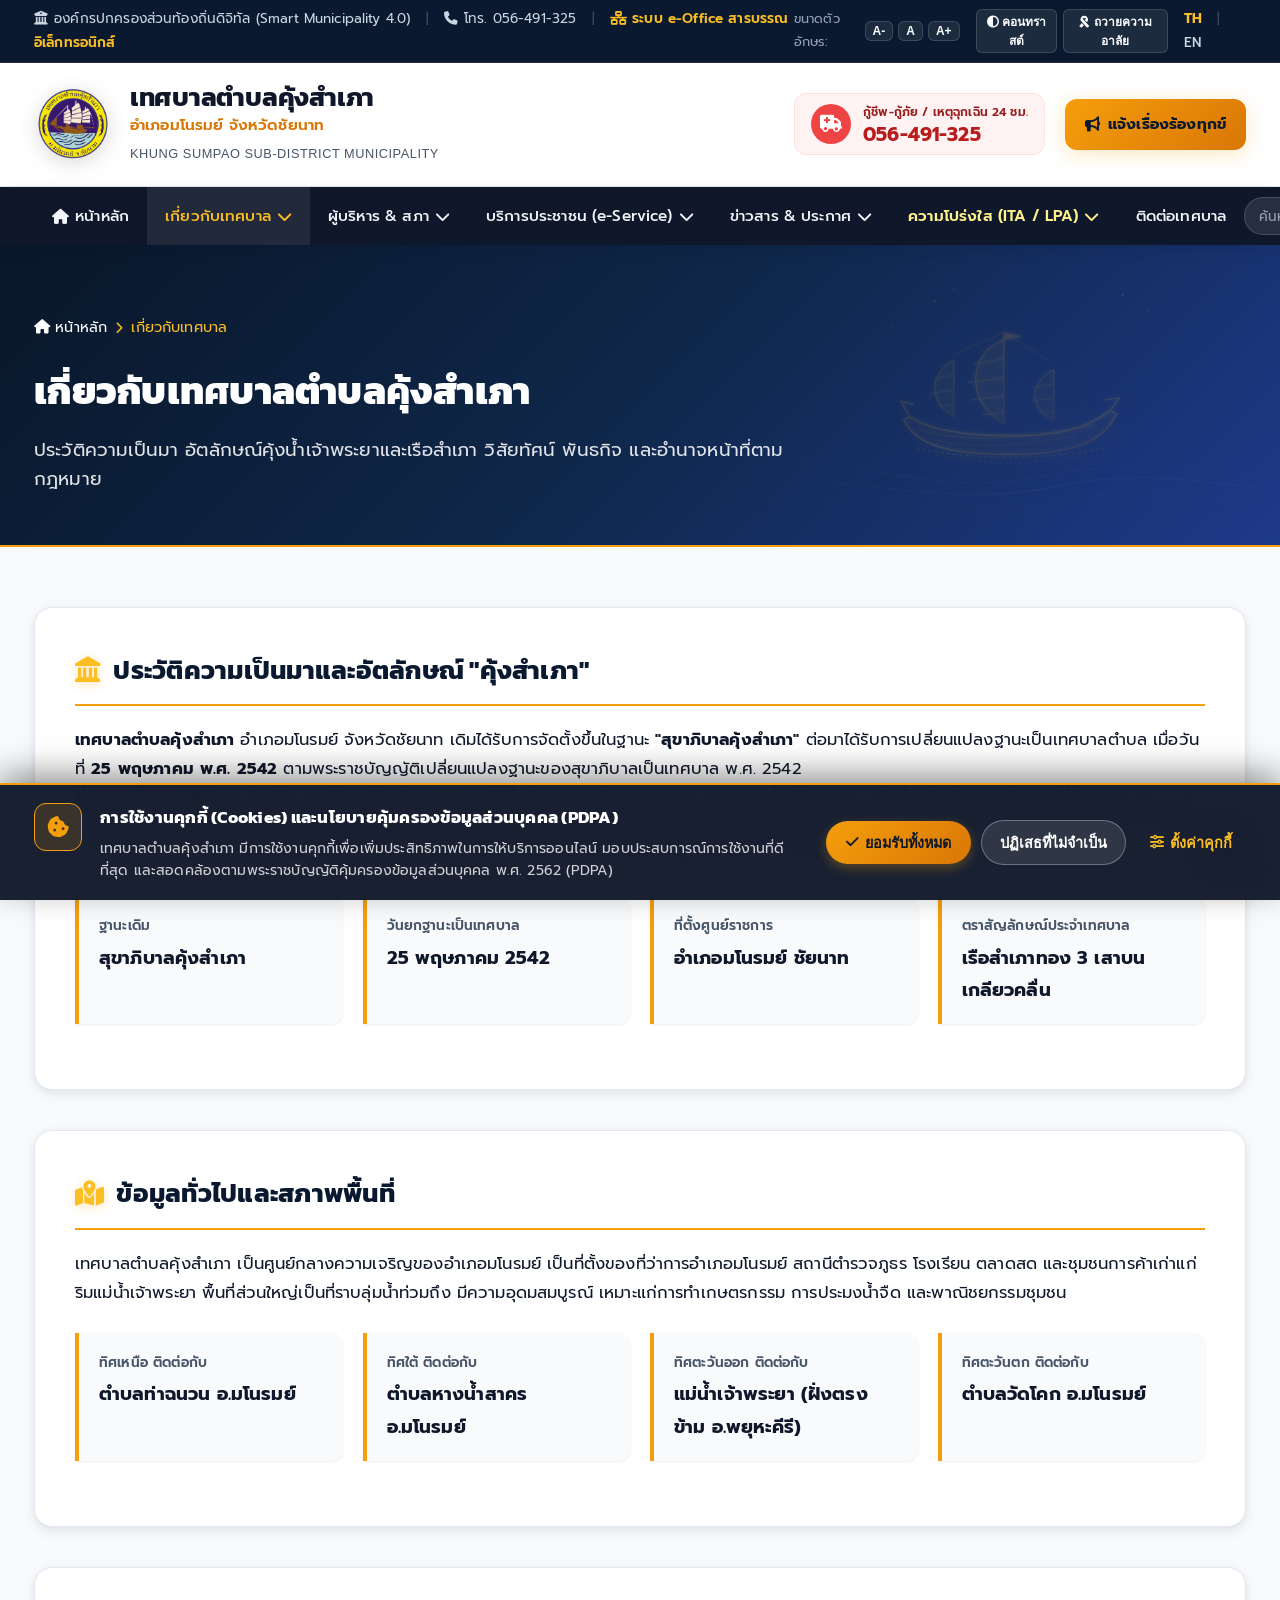
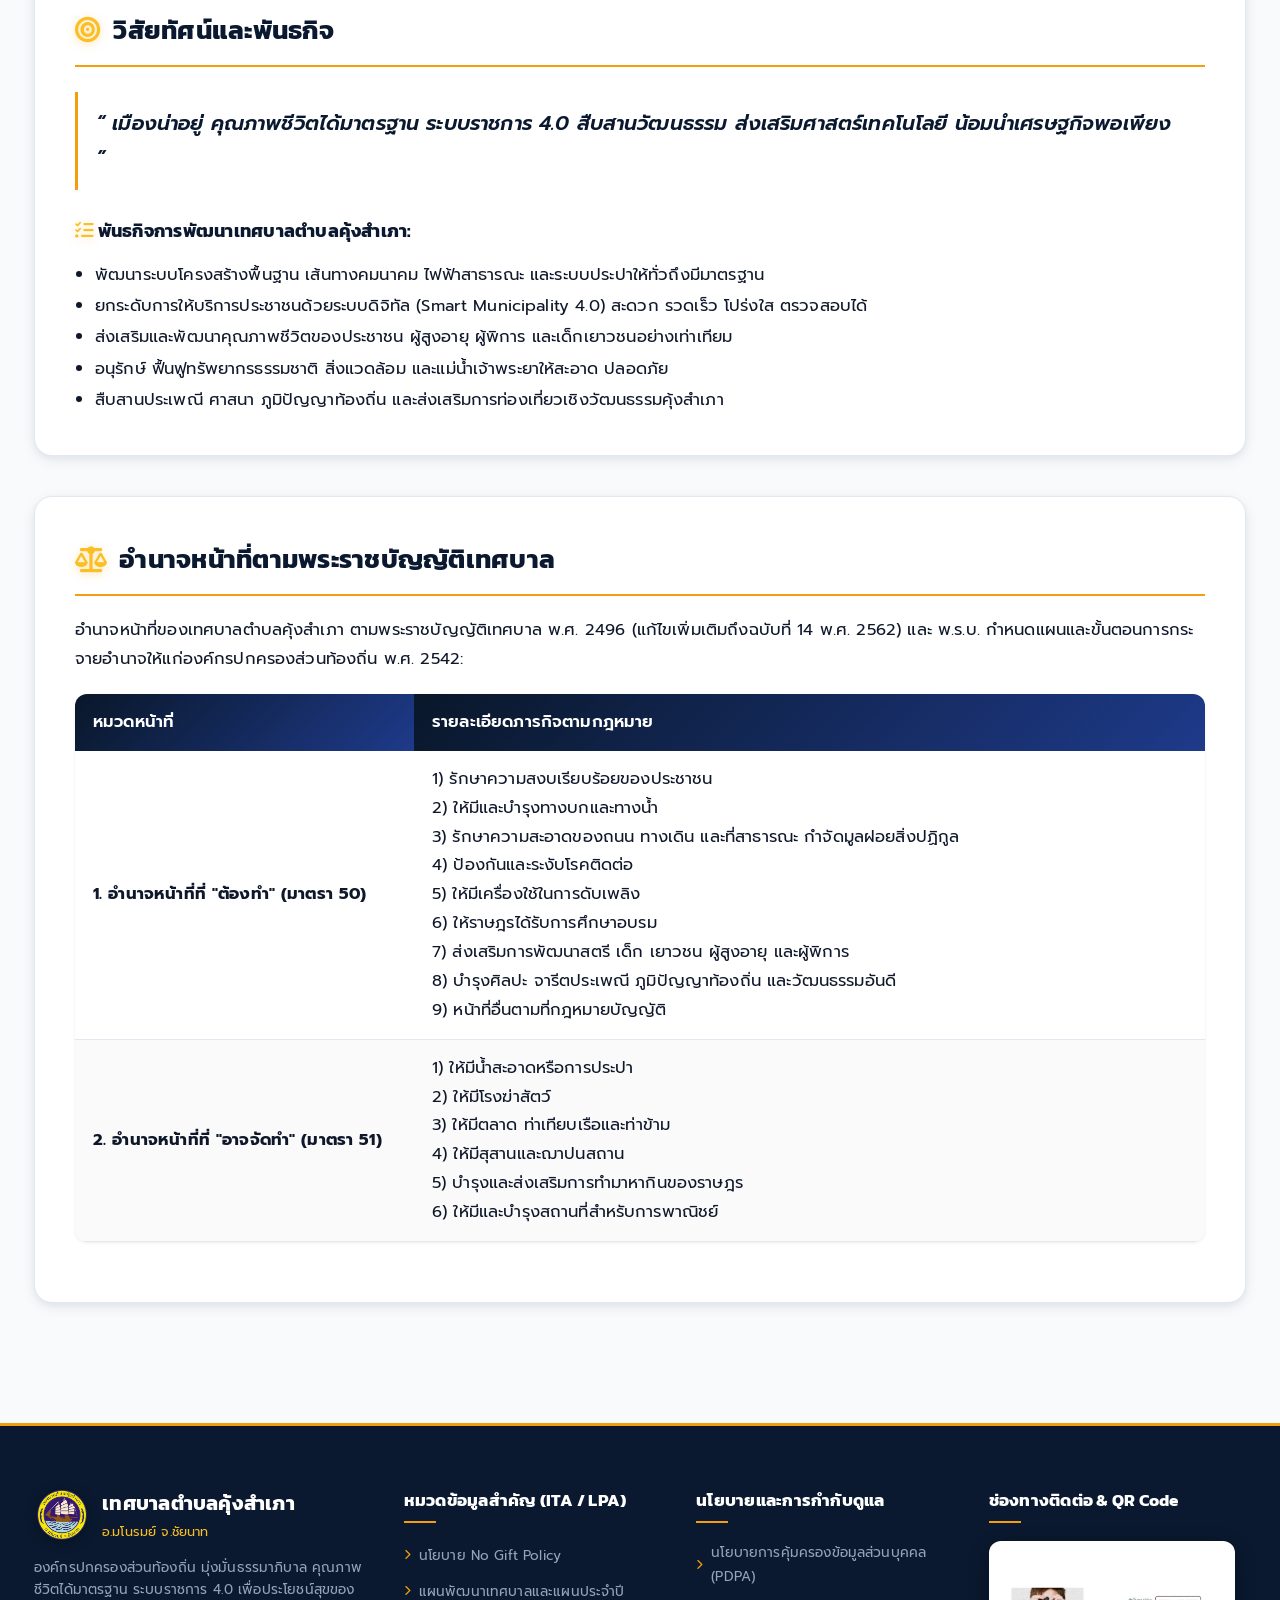
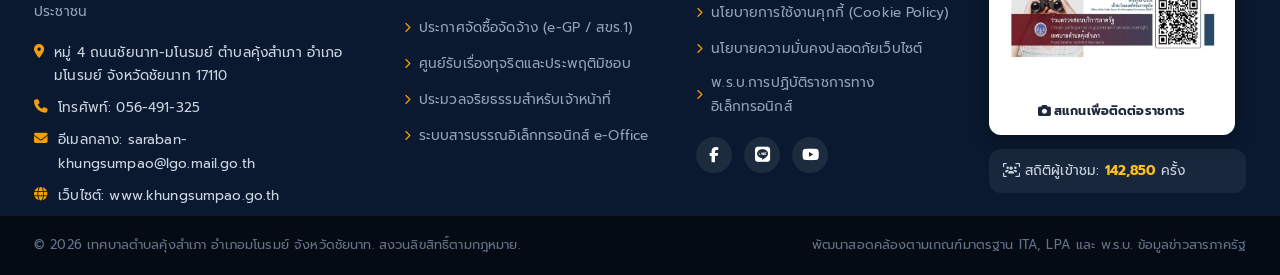
<file: about.html>
<!DOCTYPE html>
<html lang="th">
<head>
    <meta charset="UTF-8">
    <meta name="viewport" content="width=device-width, initial-scale=1.0">
    <title>เกี่ยวกับเทศบาลตำบลคุ้งสำเภา | อำเภอมโนรมย์ จังหวัดชัยนาท</title>
    <meta name="description" content="ประวัติความเป็นมา อัตลักษณ์คุ้งน้ำเจ้าพระยาและเรือสำเภา วิสัยทัศน์ พันธกิจ และอำนาจหน้าที่ตามกฎหมาย เทศบาลตำบลคุ้งสำเภา">
    
    <!-- Google Fonts: Prompt & Kanit (Modern, Friendly, Accessible) -->
    <link rel="preconnect" href="https://fonts.googleapis.com">
    <link rel="preconnect" href="https://fonts.gstatic.com" crossorigin>
    <link href="https://fonts.googleapis.com/css2?family=Kanit:wght@400;500;600;700;800&family=Prompt:ital,wght@0,300;0,400;0,500;0,600;0,700;0,800;1,300;1,400&display=swap" rel="stylesheet">
    
    <!-- Font Awesome Icons -->
    <link rel="stylesheet" href="https://cdnjs.cloudflare.com/ajax/libs/font-awesome/6.5.1/css/all.min.css">
    
    <!-- Core & Civic Styles -->
    <link rel="stylesheet" href="assets/css/style.css">
</head>
<body data-theme="light">

    <!-- 1. Top Accessibility Bar (มาตรฐานความเท่าเทียมและการเข้าถึงของรัฐ) -->
    <div class="top-bar">
        <div class="container top-bar-content">
            <div class="top-bar-left">
                <span><i class="fa-solid fa-building-columns"></i> องค์กรปกครองส่วนท้องถิ่นดิจิทัล (Smart Municipality 4.0)</span>
                <span class="divider">|</span>
                <span><i class="fa-solid fa-phone"></i> โทร. 056-491-325</span>
                <span class="divider">|</span>
                <a href="https://khungsumpao.c.eoffice.go.th/portal/" target="_blank" class="eoffice-link"><i class="fa-solid fa-network-wired"></i> ระบบ e-Office สารบรรณอิเล็กทรอนิกส์</a>
            </div>
            <div class="top-bar-right">
                <!-- Accessibility Controls (LPA ด้านการอำนวยความสะดวก) -->
                <div class="accessibility-ctrl">
                    <span class="ctrl-label">ขนาดตัวอักษร:</span>
                    <button id="btnFontDec" title="ลดขนาดตัวอักษร">A-</button>
                    <button id="btnFontReset" title="ขนาดตัวอักษรปกติ">A</button>
                    <button id="btnFontInc" title="เพิ่มขนาดตัวอักษร">A+</button>
                </div>
                <div class="theme-ctrl">
                    <button id="btnContrastToggle" title="โหมดคอนทราสต์สูง"><i class="fa-solid fa-circle-half-stroke"></i> คอนทราสต์</button>
                    <button id="btnMourningToggle" title="โหมดถวายความอาลัย"><i class="fa-solid fa-ribbon"></i> ถวายความอาลัย</button>
                </div>
                <div class="lang-switch">
                    <span class="lang active">TH</span>
                    <span class="divider">|</span>
                    <span class="lang">EN</span>
                </div>
            </div>
        </div>
    </div>

    <!-- 2. Main Header & Identity with Official Logo -->
    <header class="main-header">
        <div class="container header-container">
            <div class="brand-identity">
                <!-- Official Emblem Logo -->
                <a href="index.html" class="emblem-wrapper" title="เทศบาลตำบลคุ้งสำเภา">
                    <img src="assets/images/logo.png" alt="ตราสัญลักษณ์เทศบาลตำบลคุ้งสำเภา" class="official-logo-img">
                </a>
                <div class="brand-text">
                    <h1 class="brand-title-th">เทศบาลตำบลคุ้งสำเภา</h1>
                    <p class="brand-sub-th">อำเภอมโนรมย์ จังหวัดชัยนาท</p>
                    <span class="brand-title-en">Khung Sumpao Sub-district Municipality</span>
                </div>
            </div>

            <!-- Header Quick Actions & Hotline -->
            <div class="header-actions">
                <div class="hotline-box">
                    <div class="hotline-icon"><i class="fa-solid fa-truck-medical"></i></div>
                    <div class="hotline-info">
                        <span class="hotline-title">กู้ชีพ-กู้ภัย / เหตุฉุกเฉิน 24 ชม.</span>
                        <a href="tel:056491325" class="hotline-number">056-491-325</a>
                    </div>
                </div>
                <a href="contact.html#complain" class="btn-complain-header" id="btnComplainHeader">
                    <i class="fa-solid fa-bullhorn"></i> แจ้งเรื่องร้องทุกข์
                </a>
            </div>
        </div>
    </header>

    <!-- 3. Navigation Bar (สอดคล้องตามโครงสร้างจริงของเทศบาลตำบลคุ้งสำเภา & ITA O1-O43) -->
    <nav class="main-nav" id="mainNav">
        <div class="container nav-container">
            <button class="mobile-menu-toggle" id="mobileMenuToggle" aria-label="เปิดเมนู">
                <i class="fa-solid fa-bars"></i> เมนูหลัก
            </button>
            <ul class="nav-menu" id="navMenu">
                <li class="nav-item "><a href="index.html" class="nav-link"><i class="fa-solid fa-house"></i> หน้าหลัก</a></li>
                <li class="nav-item has-dropdown active">
                    <a href="about.html" class="nav-link">เกี่ยวกับเทศบาล <i class="fa-solid fa-chevron-down"></i></a>
                    <ul class="dropdown-menu">
                        <li><a href="about.html#history"><i class="fa-solid fa-landmark"></i> ประวัติเทศบาลตำบลคุ้งสำเภา</a></li>
                        <li><a href="about.html#info"><i class="fa-solid fa-circle-info"></i> ข้อมูลทั่วไปและสภาพพื้นที่</a></li>
                        <li><a href="about.html#vision"><i class="fa-solid fa-bullseye"></i> วิสัยทัศน์และพันธกิจ</a></li>
                        <li><a href="about.html#duties"><i class="fa-solid fa-scale-balanced"></i> อำนาจหน้าที่ตามกฎหมาย</a></li>
                    </ul>
                </li>
                <li class="nav-item has-dropdown ">
                    <a href="council.html" class="nav-link">ผู้บริหาร & สภา <i class="fa-solid fa-chevron-down"></i></a>
                    <ul class="dropdown-menu">
                        <li><a href="council.html#executives"><i class="fa-solid fa-user-tie"></i> คณะผู้บริหารเทศบาล</a></li>
                        <li><a href="council.html#council"><i class="fa-solid fa-users"></i> สมาชิกสภาเทศบาล</a></li>
                        <li><a href="structure.html"><i class="fa-solid fa-sitemap"></i> โครงสร้าง 7 ส่วนราชการ</a></li>
                    </ul>
                </li>
                <li class="nav-item has-dropdown ">
                    <a href="eservice.html" class="nav-link">บริการประชาชน (e-Service) <i class="fa-solid fa-chevron-down"></i></a>
                    <ul class="dropdown-menu">
                        <li><a href="eservice.html#overview"><i class="fa-solid fa-desktop"></i> ศูนย์บริการ e-Service Portal</a></li>
                        <li><a href="eservice.html#water"><i class="fa-solid fa-faucet-drip"></i> คำร้องขอใช้น้ำประปาออนไลน์</a></li>
                        <li><a href="eservice.html#venue"><i class="fa-solid fa-hotel"></i> คำร้องขอใช้สถานที่ราชการ</a></li>
                        <li><a href="eservice.html#tax"><i class="fa-solid fa-receipt"></i> ชำระภาษีท้องถิ่นและยื่นแบบ</a></li>
                        <li><a href="eservice.html#forms"><i class="fa-solid fa-file-pdf"></i> ดาวน์โหลดแบบฟอร์มคำร้อง</a></li>
                    </ul>
                </li>
                <li class="nav-item has-dropdown ">
                    <a href="news.html" class="nav-link">ข่าวสาร & ประกาศ <i class="fa-solid fa-chevron-down"></i></a>
                    <ul class="dropdown-menu">
                        <li><a href="news.html"><i class="fa-regular fa-newspaper"></i> ข่าวประชาสัมพันธ์ทั่วไป</a></li>
                        <li><a href="procurement.html"><i class="fa-solid fa-cart-shopping"></i> ประกาศจัดซื้อจัดจ้าง (e-GP)</a></li>
                        <li><a href="news.html#gallery"><i class="fa-solid fa-images"></i> ภาพกิจกรรมเทศบาล</a></li>
                    </ul>
                </li>
                <li class="nav-item has-dropdown ">
                    <a href="ita.html" class="nav-link highlight-ita">ความโปร่งใส (ITA / LPA) <i class="fa-solid fa-chevron-down"></i></a>
                    <ul class="dropdown-menu">
                        <li><a href="ita.html#oit"><i class="fa-solid fa-shield-halved"></i> การประเมิน ITA (OIT O1-O43)</a></li>
                        <li><a href="ita.html#no-gift"><i class="fa-solid fa-handshake-slash"></i> นโยบายไม่รับของขวัญ (No Gift Policy)</a></li>
                        <li><a href="ita.html#finance"><i class="fa-solid fa-chart-pie"></i> แผนการใช้จ่ายงบประมาณ</a></li>
                        <li><a href="ita.html#ethics"><i class="fa-solid fa-gavel"></i> ประมวลจริยธรรมเจ้าหน้าที่</a></li>
                    </ul>
                </li>
                <li class="nav-item "><a href="contact.html" class="nav-link">ติดต่อเทศบาล</a></li>
            </ul>
            <div class="nav-search">
                <input type="text" placeholder="ค้นหาข้อมูล / บริการ..." id="navSearchInput">
                <button type="button" aria-label="ค้นหา"><i class="fa-solid fa-magnifying-glass"></i></button>
            </div>
        </div>
    </nav>

    <!-- Subpage Hero Banner with Identity Watermark -->
    <section class="subpage-hero">
        <img src="assets/images/identity_ship_waves.svg" alt="อัตลักษณ์เรือสำเภาและคุ้งน้ำเจ้าพระยา" class="identity-watermark">
        <div class="container">
            <div class="subpage-breadcrumb">
                <a href="index.html"><i class="fa-solid fa-house"></i> หน้าหลัก</a>
                <i class="fa-solid fa-chevron-right text-gold" style="font-size: 0.75rem;"></i>
                <span>เกี่ยวกับเทศบาล</span>
            </div>
            <h1 class="subpage-title">เกี่ยวกับเทศบาลตำบลคุ้งสำเภา</h1>
            <p class="subpage-subtitle">ประวัติความเป็นมา อัตลักษณ์คุ้งน้ำเจ้าพระยาและเรือสำเภา วิสัยทัศน์ พันธกิจ และอำนาจหน้าที่ตามกฎหมาย</p>
        </div>
    </section>

    <main class="subpage-body">
        <div class="container">
            <!-- Article 1: History -->
            <article class="civic-article-card" id="history">
                <h2 class="civic-article-title"><i class="fa-solid fa-landmark text-gold"></i> ประวัติความเป็นมาและอัตลักษณ์ "คุ้งสำเภา"</h2>
                <p>
                    <strong>เทศบาลตำบลคุ้งสำเภา</strong> อำเภอมโนรมย์ จังหวัดชัยนาท เดิมได้รับการจัดตั้งขึ้นในฐานะ <strong>"สุขาภิบาลคุ้งสำเภา"</strong> ต่อมาได้รับการเปลี่ยนแปลงฐานะเป็นเทศบาลตำบล เมื่อวันที่ <strong>25 พฤษภาคม พ.ศ. 2542</strong> ตามพระราชบัญญัติเปลี่ยนแปลงฐานะของสุขาภิบาลเป็นเทศบาล พ.ศ. 2542
                </p>
                <p>
                    <strong>ที่มาของชื่อ "คุ้งสำเภา":</strong> ในอดีต ตำบลคุ้งสำเภาตั้งอยู่ริมฝั่งแม่น้ำเจ้าพระยาบริเวณจุดบรรจบของสายน้ำสำคัญ เป็น <em>"คุ้งน้ำกว้างใหญ่"</em> ที่มีกระแสน้ำสงบนิ่ง เหมาะแก่การจอดทอดสมอของ <strong>เรือสำเภาพาณิชย์จีนโบราณ</strong> ที่ล่องขึ้น-ลงระหว่างพระนครศรีอยุธยา กรุงเทพฯ และหัวเมืองเหนือ เพื่อค้าขายข้าว ไม้สัก และสินค้าเกษตร พ่อค้าวาณิชย์จึงมักหยุดพักเรือและแลกเปลี่ยนสินค้าที่คุ้งน้ำแห่งนี้ จนชาวบ้านเรียกขานติดปากสืบต่อกันมาว่า <em>"บ้านคุ้งสำเภา"</em>
                </p>
                
                <div class="civic-fact-grid">
                    <div class="civic-fact-card">
                        <span class="civic-fact-label">ฐานะเดิม</span>
                        <span class="civic-fact-value">สุขาภิบาลคุ้งสำเภา</span>
                    </div>
                    <div class="civic-fact-card">
                        <span class="civic-fact-label">วันยกฐานะเป็นเทศบาล</span>
                        <span class="civic-fact-value">25 พฤษภาคม 2542</span>
                    </div>
                    <div class="civic-fact-card">
                        <span class="civic-fact-label">ที่ตั้งศูนย์ราชการ</span>
                        <span class="civic-fact-value">อำเภอมโนรมย์ ชัยนาท</span>
                    </div>
                    <div class="civic-fact-card">
                        <span class="civic-fact-label">ตราสัญลักษณ์ประจำเทศบาล</span>
                        <span class="civic-fact-value">เรือสำเภาทอง 3 เสาบนเกลียวคลื่น</span>
                    </div>
                </div>
            </article>

            <!-- Article 2: General Information -->
            <article class="civic-article-card" id="info">
                <h2 class="civic-article-title"><i class="fa-solid fa-map-location-dot text-gold"></i> ข้อมูลทั่วไปและสภาพพื้นที่</h2>
                <p>
                    เทศบาลตำบลคุ้งสำเภา เป็นศูนย์กลางความเจริญของอำเภอมโนรมย์ เป็นที่ตั้งของที่ว่าการอำเภอมโนรมย์ สถานีตำรวจภูธร โรงเรียน ตลาดสด และชุมชนการค้าเก่าแก่ริมแม่น้ำเจ้าพระยา พื้นที่ส่วนใหญ่เป็นที่ราบลุ่มน้ำท่วมถึง มีความอุดมสมบูรณ์ เหมาะแก่การทำเกษตรกรรม การประมงน้ำจืด และพาณิชยกรรมชุมชน
                </p>
                <div class="civic-fact-grid">
                    <div class="civic-fact-card">
                        <span class="civic-fact-label">ทิศเหนือ ติดต่อกับ</span>
                        <span class="civic-fact-value">ตำบลท่าฉนวน อ.มโนรมย์</span>
                    </div>
                    <div class="civic-fact-card">
                        <span class="civic-fact-label">ทิศใต้ ติดต่อกับ</span>
                        <span class="civic-fact-value">ตำบลหางน้ำสาคร อ.มโนรมย์</span>
                    </div>
                    <div class="civic-fact-card">
                        <span class="civic-fact-label">ทิศตะวันออก ติดต่อกับ</span>
                        <span class="civic-fact-value">แม่น้ำเจ้าพระยา (ฝั่งตรงข้าม อ.พยุหะคีรี)</span>
                    </div>
                    <div class="civic-fact-card">
                        <span class="civic-fact-label">ทิศตะวันตก ติดต่อกับ</span>
                        <span class="civic-fact-value">ตำบลวัดโคก อ.มโนรมย์</span>
                    </div>
                </div>
            </article>

            <!-- Article 3: Vision & Mission -->
            <article class="civic-article-card" id="vision">
                <h2 class="civic-article-title"><i class="fa-solid fa-bullseye text-gold"></i> วิสัยทัศน์และพันธกิจ</h2>
                <div class="mayor-text" style="font-size: 1.25rem; font-weight: 600; color: var(--primary-dark); margin: 25px 0;">
                    “ เมืองน่าอยู่ คุณภาพชีวิตได้มาตรฐาน ระบบราชการ 4.0 สืบสานวัฒนธรรม ส่งเสริมศาสตร์เทคโนโลยี น้อมนำเศรษฐกิจพอเพียง ”
                </div>
                <h3 style="font-size: 1.15rem; margin-top: 25px; margin-bottom: 12px; color: var(--primary-dark);"><i class="fa-solid fa-list-check text-gold"></i> พันธกิจการพัฒนาเทศบาลตำบลคุ้งสำเภา:</h3>
                <ul style="padding-left: 20px; line-height: 1.9;">
                    <li>พัฒนาระบบโครงสร้างพื้นฐาน เส้นทางคมนาคม ไฟฟ้าสาธารณะ และระบบประปาให้ทั่วถึงมีมาตรฐาน</li>
                    <li>ยกระดับการให้บริการประชาชนด้วยระบบดิจิทัล (Smart Municipality 4.0) สะดวก รวดเร็ว โปร่งใส ตรวจสอบได้</li>
                    <li>ส่งเสริมและพัฒนาคุณภาพชีวิตของประชาชน ผู้สูงอายุ ผู้พิการ และเด็กเยาวชนอย่างเท่าเทียม</li>
                    <li>อนุรักษ์ ฟื้นฟูทรัพยากรธรรมชาติ สิ่งแวดล้อม และแม่น้ำเจ้าพระยาให้สะอาด ปลอดภัย</li>
                    <li>สืบสานประเพณี ศาสนา ภูมิปัญญาท้องถิ่น และส่งเสริมการท่องเที่ยวเชิงวัฒนธรรมคุ้งสำเภา</li>
                </ul>
            </article>

            <!-- Article 4: Duties and Legal Authority -->
            <article class="civic-article-card" id="duties">
                <h2 class="civic-article-title"><i class="fa-solid fa-scale-balanced text-gold"></i> อำนาจหน้าที่ตามพระราชบัญญัติเทศบาล</h2>
                <p>อำนาจหน้าที่ของเทศบาลตำบลคุ้งสำเภา ตามพระราชบัญญัติเทศบาล พ.ศ. 2496 (แก้ไขเพิ่มเติมถึงฉบับที่ 14 พ.ศ. 2562) และ พ.ร.บ. กำหนดแผนและขั้นตอนการกระจายอำนาจให้แก่องค์กรปกครองส่วนท้องถิ่น พ.ศ. 2542:</p>
                
                <table class="civic-table">
                    <thead>
                        <tr>
                            <th style="width: 30%;">หมวดหน้าที่</th>
                            <th>รายละเอียดภารกิจตามกฎหมาย</th>
                        </tr>
                    </thead>
                    <tbody>
                        <tr>
                            <td><strong>1. อำนาจหน้าที่ที่ "ต้องทำ" (มาตรา 50)</strong></td>
                            <td>
                                1) รักษาความสงบเรียบร้อยของประชาชน<br>
                                2) ให้มีและบำรุงทางบกและทางน้ำ<br>
                                3) รักษาความสะอาดของถนน ทางเดิน และที่สาธารณะ กำจัดมูลฝอยสิ่งปฏิกูล<br>
                                4) ป้องกันและระงับโรคติดต่อ<br>
                                5) ให้มีเครื่องใช้ในการดับเพลิง<br>
                                6) ให้ราษฎรได้รับการศึกษาอบรม<br>
                                7) ส่งเสริมการพัฒนาสตรี เด็ก เยาวชน ผู้สูงอายุ และผู้พิการ<br>
                                8) บำรุงศิลปะ จารีตประเพณี ภูมิปัญญาท้องถิ่น และวัฒนธรรมอันดี<br>
                                9) หน้าที่อื่นตามที่กฎหมายบัญญัติ
                            </td>
                        </tr>
                        <tr>
                            <td><strong>2. อำนาจหน้าที่ที่ "อาจจัดทำ" (มาตรา 51)</strong></td>
                            <td>
                                1) ให้มีน้ำสะอาดหรือการประปา<br>
                                2) ให้มีโรงฆ่าสัตว์<br>
                                3) ให้มีตลาด ท่าเทียบเรือและท่าข้าม<br>
                                4) ให้มีสุสานและฌาปนสถาน<br>
                                5) บำรุงและส่งเสริมการทำมาหากินของราษฎร<br>
                                6) ให้มีและบำรุงสถานที่สำหรับการพาณิชย์
                            </td>
                        </tr>
                    </tbody>
                </table>
            </article>
        </div>
    </main>

    <!-- Official Footer (มาตรฐานเว็บไซต์หน่วยงานรัฐตาม พ.ร.บ. ข้อมูลข่าวสาร & PDPA) -->
    <footer class="main-footer" id="contact">
        <div class="container footer-grid">
            <!-- Col 1: Contact Info with Official Logo -->
            <div class="footer-col">
                <div class="footer-logo">
                    <img src="assets/images/logo.png" alt="โลโก้เทศบาลตำบลคุ้งสำเภา" class="footer-logo-img">
                    <div>
                        <h3>เทศบาลตำบลคุ้งสำเภา</h3>
                        <span class="footer-sub">อ.มโนรมย์ จ.ชัยนาท</span>
                    </div>
                </div>
                <p class="footer-text">องค์กรปกครองส่วนท้องถิ่น มุ่งมั่นธรรมาภิบาล คุณภาพชีวิตได้มาตรฐาน ระบบราชการ 4.0 เพื่อประโยชน์สุขของประชาชน</p>
                <div class="contact-details">
                    <p><i class="fa-solid fa-location-dot"></i> หมู่ 4 ถนนชัยนาท-มโนรมย์ ตำบลคุ้งสำเภา อำเภอมโนรมย์ จังหวัดชัยนาท 17110</p>
                    <p><i class="fa-solid fa-phone"></i> โทรศัพท์: 056-491-325</p>
                    <p><i class="fa-solid fa-envelope"></i> อีเมลกลาง: saraban-khungsumpao@lgo.mail.go.th</p>
                    <p><i class="fa-solid fa-globe"></i> เว็บไซต์: www.khungsumpao.go.th</p>
                </div>
            </div>

            <!-- Col 2: Quick Links (LPA/ITA) -->
            <div class="footer-col">
                <h4 class="footer-heading">หมวดข้อมูลสำคัญ (ITA / LPA)</h4>
                <ul class="footer-links">
                    <li><a href="ita.html#no-gift"><i class="fa-solid fa-chevron-right"></i> นโยบาย No Gift Policy</a></li>
                    <li><a href="https://www.khungsumpao.go.th/Development%20plan.html" target="_blank"><i class="fa-solid fa-chevron-right"></i> แผนพัฒนาเทศบาลและแผนประจำปี</a></li>
                    <li><a href="procurement.html"><i class="fa-solid fa-chevron-right"></i> ประกาศจัดซื้อจัดจ้าง (e-GP / สขร.1)</a></li>
                    <li><a href="https://www.khungsumpao.go.th/จนท.ทุจริต/complaint_form.html" target="_blank"><i class="fa-solid fa-chevron-right"></i> ศูนย์รับเรื่องทุจริตและประพฤติมิชอบ</a></li>
                    <li><a href="https://www.khungsumpao.go.th/code%20of%20ethics.html" target="_blank"><i class="fa-solid fa-chevron-right"></i> ประมวลจริยธรรมสำหรับเจ้าหน้าที่</a></li>
                    <li><a href="https://khungsumpao.c.eoffice.go.th/portal/" target="_blank"><i class="fa-solid fa-chevron-right"></i> ระบบสารบรรณอิเล็กทรอนิกส์ e-Office</a></li>
                </ul>
            </div>

            <!-- Col 3: Legal & Standards (PDPA) -->
            <div class="footer-col">
                <h4 class="footer-heading">นโยบายและการกำกับดูแล</h4>
                <ul class="footer-links">
                    <li><a href="#"><i class="fa-solid fa-chevron-right"></i> นโยบายการคุ้มครองข้อมูลส่วนบุคคล (PDPA)</a></li>
                    <li><a href="#"><i class="fa-solid fa-chevron-right"></i> นโยบายการใช้งานคุกกี้ (Cookie Policy)</a></li>
                    <li><a href="#"><i class="fa-solid fa-chevron-right"></i> นโยบายความมั่นคงปลอดภัยเว็บไซต์</a></li>
                    <li><a href="https://www.khungsumpao.go.th/พรบ.elec.html" target="_blank"><i class="fa-solid fa-chevron-right"></i> พ.ร.บ.การปฏิบัติราชการทางอิเล็กทรอนิกส์</a></li>
                </ul>
                <div class="social-links">
                    <a href="https://www.facebook.com" target="_blank" title="Facebook เทศบาลตำบลคุ้งสำเภา"><i class="fa-brands fa-facebook-f"></i></a>
                    <a href="#" title="LINE Official"><i class="fa-brands fa-line"></i></a>
                    <a href="#" title="YouTube"><i class="fa-brands fa-youtube"></i></a>
                </div>
            </div>

            <!-- Col 4: Official QR Code & Visitor Stats -->
            <div class="footer-col">
                <h4 class="footer-heading">ช่องทางติดต่อ & QR Code</h4>
                <div class="qrcode-wrapper">
                    <img src="assets/images/qrcode_contact.jpg" alt="ช่องทางติดต่อและ QR Code เทศบาลตำบลคุ้งสำเภา" class="qrcode-img">
                    <span class="qrcode-hint"><i class="fa-solid fa-camera"></i> สแกนเพื่อติดต่อราชการ</span>
                </div>
                <div class="visitor-counter">
                    <span><i class="fa-solid fa-users-viewfinder"></i> สถิติผู้เข้าชม: <strong>142,850</strong> ครั้ง</span>
                </div>
            </div>
        </div>

        <div class="footer-bottom">
            <div class="container footer-bottom-content">
                <p>© 2026 เทศบาลตำบลคุ้งสำเภา อำเภอมโนรมย์ จังหวัดชัยนาท. สงวนลิขสิทธิ์ตามกฎหมาย.</p>
                <p>พัฒนาสอดคล้องตามเกณฑ์มาตรฐาน ITA, LPA และ พ.ร.บ. ข้อมูลข่าวสารภาครัฐ</p>
            </div>
        </div>
    </footer>

    <!-- 11. Cute Nong Sumpao AI Civic Assistant Widget (น้องสำเภา AI เรือสำเภาน้อย) -->
    <div class="ai-widget-wrapper" id="aiWidget">
        <!-- AI Chat Window -->
        <div class="ai-chat-window" id="aiChatWindow" aria-hidden="true">
            <div class="ai-chat-header">
                <div class="ai-header-profile">
                    <div class="ai-mascot-avatar">
                        <img src="assets/images/nong_sumpao_mascot.png" alt="น้องสำเภา AI เรือสำเภาน้อย">
                        <span class="ai-online-indicator"></span>
                    </div>
                    <div class="ai-header-info">
                        <h4 style="margin:0; font-size:1.02rem; font-weight:700; color:#fff;">น้องสำเภา AI</h4>
                        <span style="font-size:0.75rem; color:var(--gold-light);"><i class="fa-solid fa-circle" style="color:#10b981; font-size:0.6rem;"></i> ผู้ช่วยอัจฉริยะเทศบาลตำบลคุ้งสำเภา</span>
                    </div>
                </div>
                <button class="ai-close-btn" id="aiCloseBtn" aria-label="ปิดหน้าต่าง">&times;</button>
            </div>
            <div class="ai-chat-body" id="aiChatBody">
                <div class="ai-msg bot">
                    <div class="ai-msg-avatar">
                        <img src="assets/images/nong_sumpao_mascot.png" alt="น้องสำเภา">
                    </div>
                    <div class="ai-msg-bubble">
                        <p>สวัสดีครับ! ผมคือ <strong>"น้องสำเภา AI"</strong> เรือสำเภาน้อยผู้ช่วยอัจฉริยะประจำเทศบาลตำบลคุ้งสำเภา มีข้อสงสัยเรื่องขอน้ำประปา ชำระภาษี ร้องเรียน หรือบริการ e-Service สอบถามผมได้เลยครับ!</p>
                    </div>
                </div>
                <div class="ai-chips">
                    <button class="chip" data-query="ขอน้ำประปา">🚰 ขอน้ำประปาออนไลน์</button>
                    <button class="chip" data-query="ร้องเรียนร้องทุกข์">📢 แจ้งเรื่องร้องเรียน</button>
                    <button class="chip" data-query="ชำระภาษี">💰 ชำระภาษีท้องถิ่น</button>
                    <button class="chip" data-query="No Gift Policy">🛡️ นโยบาย No Gift</button>
                    <button class="chip" data-query="ติดต่อเทศบาล">📞 เบอร์ติดต่อทุกกอง</button>
                </div>
            </div>
            <div class="ai-chat-footer">
                <input type="text" id="aiInput" placeholder="พิมพ์คำถามของคุณที่นี่..." aria-label="พิมพ์ข้อความ">
                <button type="button" id="aiSendBtn" aria-label="ส่งข้อความ"><i class="fa-solid fa-paper-plane"></i></button>
            </div>
        </div>

        <!-- Cute Round Mascot Floating Action Button (FAB) -->
        <button class="ai-round-mascot-fab" id="aiFab" title="พูดคุยกับน้องสำเภา AI" aria-label="น้องสำเภา AI ผู้ช่วยอัจฉริยะ">
            <div class="ai-mascot-img-wrap">
                <img src="assets/images/nong_sumpao_mascot.png" alt="น้องสำเภา AI" class="nong-sumpao-img">
                <span class="ai-pulse-ring"></span>
                <span class="ai-live-badge">AI</span>
            </div>
            <span class="ai-fab-tooltip">คุยกับน้องสำเภา AI ⛵</span>
        </button>
    </div>

    <!-- PDPA Compliance & Cookie Consent System -->
    <div id="pdpa-banner" class="pdpa-banner" role="dialog" aria-modal="true" aria-labelledby="pdpa-title">
        <div class="container pdpa-container">
            <div class="pdpa-content">
                <div class="pdpa-icon-box"><i class="fa-solid fa-cookie-bite"></i></div>
                <div class="pdpa-text">
                    <h4 id="pdpa-title" class="pdpa-title">การใช้งานคุกกี้ (Cookies) และนโยบายคุ้มครองข้อมูลส่วนบุคคล (PDPA)</h4>
                    <p class="pdpa-desc">เทศบาลตำบลคุ้งสำเภา มีการใช้งานคุกกี้เพื่อเพิ่มประสิทธิภาพในการให้บริการออนไลน์ มอบประสบการณ์การใช้งานที่ดีที่สุด และสอดคล้องตามพระราชบัญญัติคุ้มครองข้อมูลส่วนบุคคล พ.ศ. 2562 (PDPA)</p>
                </div>
            </div>
            <div class="pdpa-actions">
                <button type="button" class="btn btn-pdpa-accept" id="btn-pdpa-accept-all"><i class="fa-solid fa-check"></i> ยอมรับทั้งหมด</button>
                <button type="button" class="btn btn-pdpa-reject" id="btn-pdpa-reject">ปฏิเสธที่ไม่จำเป็น</button>
                <button type="button" class="btn btn-pdpa-settings" id="btn-pdpa-open-settings"><i class="fa-solid fa-sliders"></i> ตั้งค่าคุกกี้</button>
            </div>
        </div>
    </div>

    <!-- Core Civic JavaScript -->
    <script src="assets/js/main.js"></script>
</body>
</html>
</file>
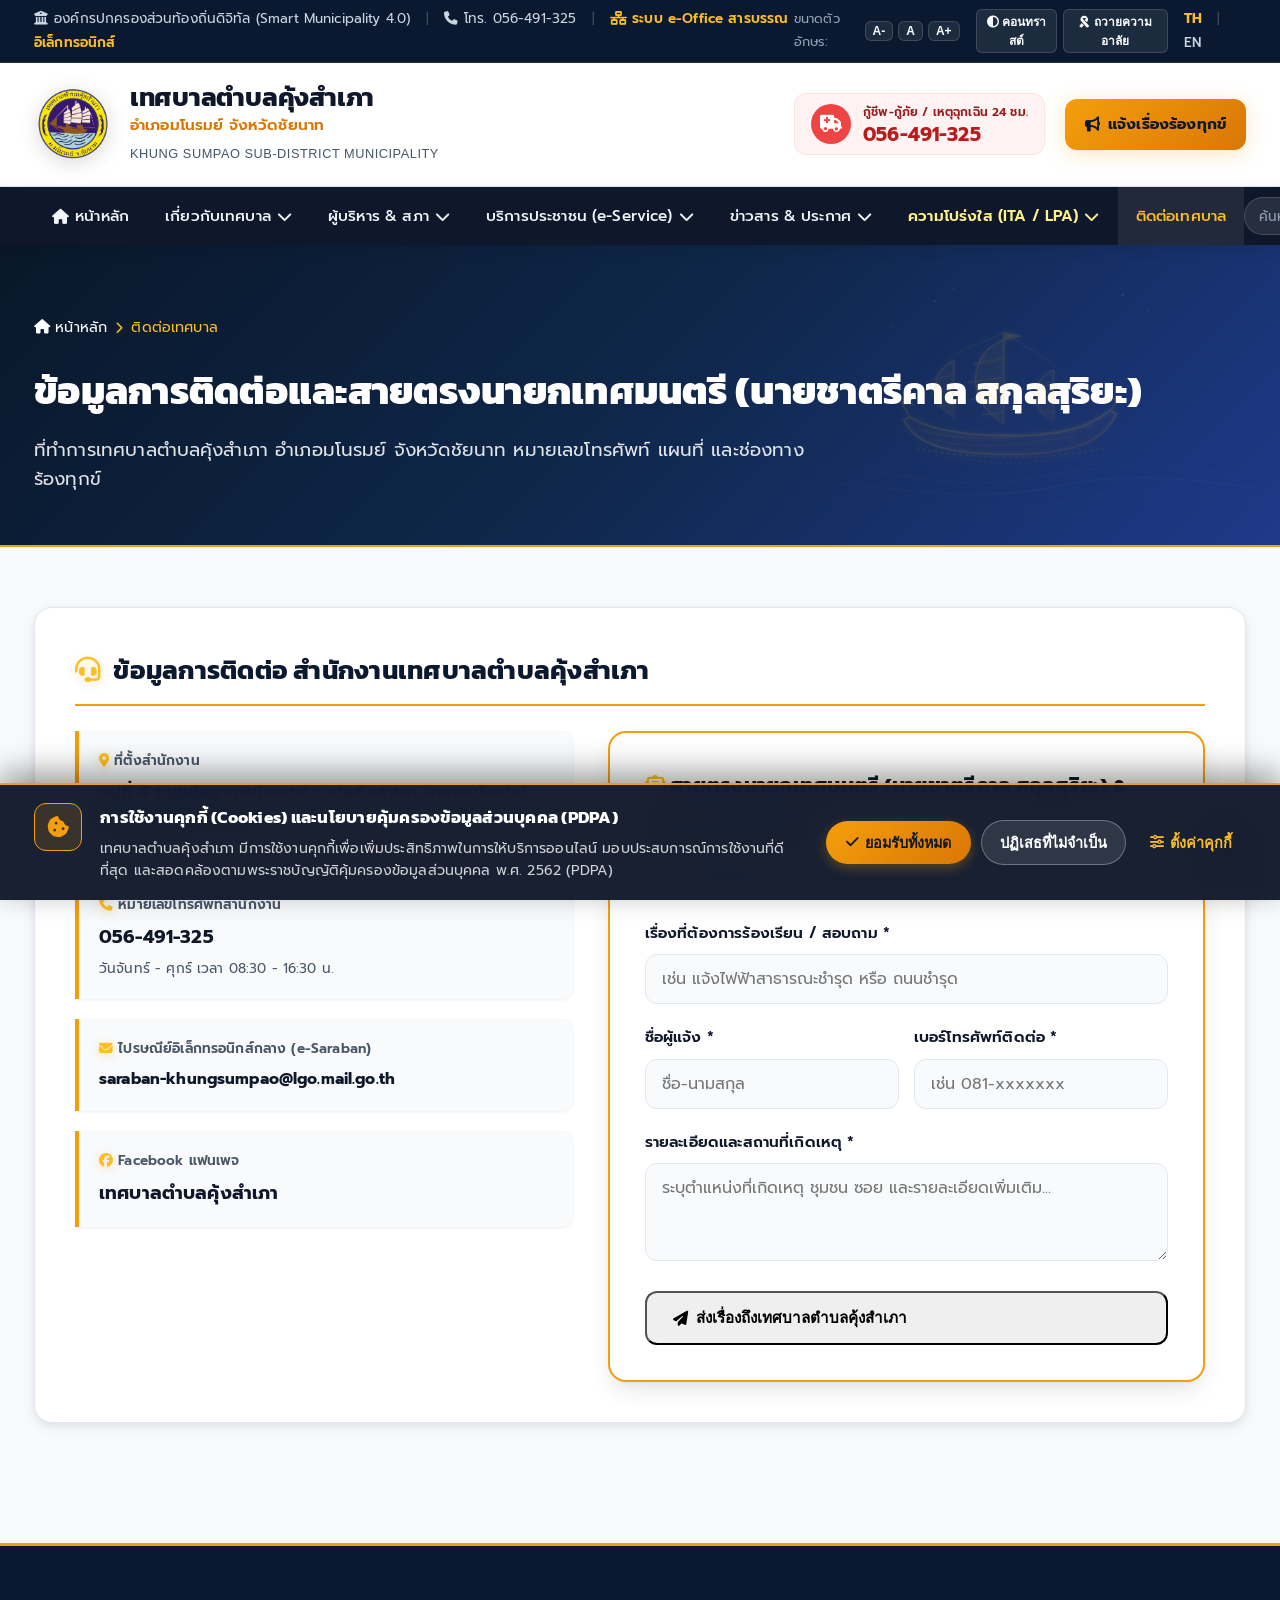
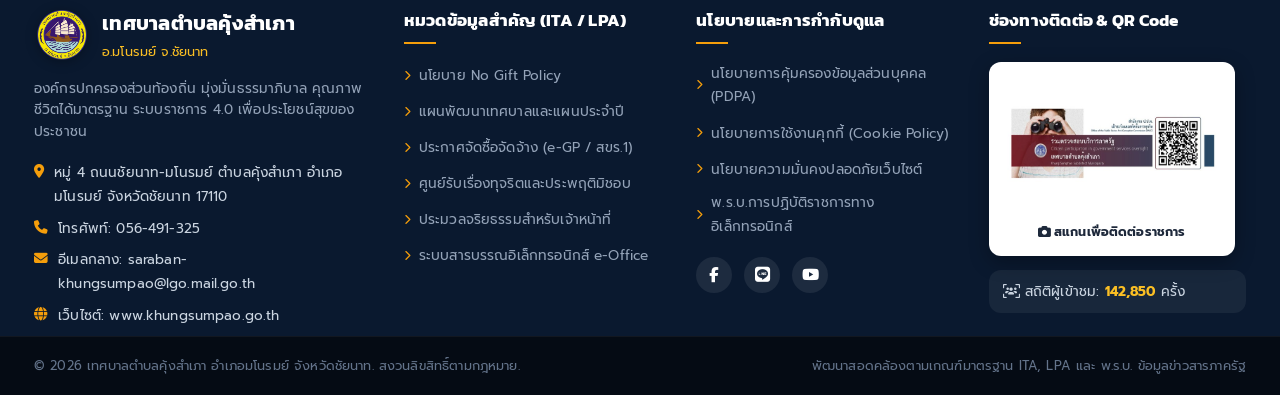
<file: contact.html>
<!DOCTYPE html>
<html lang="th">
<head>
    <meta charset="UTF-8">
    <meta name="viewport" content="width=device-width, initial-scale=1.0">
    <title>ข้อมูลการติดต่อและสายตรงเทศบาล | เทศบาลตำบลคุ้งสำเภา อำเภอมโนรมย์ จังหวัดชัยนาท</title>
    <meta name="description" content="ช่องทางการติดต่อเทศบาลตำบลคุ้งสำเภา หมายเลขโทรศัพท์ทุกกอง แผนที่การเดินทาง และสายตรงศูนย์ดำรงธรรมรับเรื่องร้องเรียน">
    
    <!-- Google Fonts: Prompt & Kanit (Modern, Friendly, Accessible) -->
    <link rel="preconnect" href="https://fonts.googleapis.com">
    <link rel="preconnect" href="https://fonts.gstatic.com" crossorigin>
    <link href="https://fonts.googleapis.com/css2?family=Kanit:wght@400;500;600;700;800&family=Prompt:ital,wght@0,300;0,400;0,500;0,600;0,700;0,800;1,300;1,400&display=swap" rel="stylesheet">
    
    <!-- Font Awesome Icons -->
    <link rel="stylesheet" href="https://cdnjs.cloudflare.com/ajax/libs/font-awesome/6.5.1/css/all.min.css">
    
    <!-- Core & Civic Styles -->
    <link rel="stylesheet" href="assets/css/style.css">
</head>
<body data-theme="light">

    <!-- 1. Top Accessibility Bar (มาตรฐานความเท่าเทียมและการเข้าถึงของรัฐ) -->
    <div class="top-bar">
        <div class="container top-bar-content">
            <div class="top-bar-left">
                <span><i class="fa-solid fa-building-columns"></i> องค์กรปกครองส่วนท้องถิ่นดิจิทัล (Smart Municipality 4.0)</span>
                <span class="divider">|</span>
                <span><i class="fa-solid fa-phone"></i> โทร. 056-491-325</span>
                <span class="divider">|</span>
                <a href="https://khungsumpao.c.eoffice.go.th/portal/" target="_blank" class="eoffice-link"><i class="fa-solid fa-network-wired"></i> ระบบ e-Office สารบรรณอิเล็กทรอนิกส์</a>
            </div>
            <div class="top-bar-right">
                <!-- Accessibility Controls (LPA ด้านการอำนวยความสะดวก) -->
                <div class="accessibility-ctrl">
                    <span class="ctrl-label">ขนาดตัวอักษร:</span>
                    <button id="btnFontDec" title="ลดขนาดตัวอักษร">A-</button>
                    <button id="btnFontReset" title="ขนาดตัวอักษรปกติ">A</button>
                    <button id="btnFontInc" title="เพิ่มขนาดตัวอักษร">A+</button>
                </div>
                <div class="theme-ctrl">
                    <button id="btnContrastToggle" title="โหมดคอนทราสต์สูง"><i class="fa-solid fa-circle-half-stroke"></i> คอนทราสต์</button>
                    <button id="btnMourningToggle" title="โหมดถวายความอาลัย"><i class="fa-solid fa-ribbon"></i> ถวายความอาลัย</button>
                </div>
                <div class="lang-switch">
                    <span class="lang active">TH</span>
                    <span class="divider">|</span>
                    <span class="lang">EN</span>
                </div>
            </div>
        </div>
    </div>

    <!-- 2. Main Header & Identity with Official Logo -->
    <header class="main-header">
        <div class="container header-container">
            <div class="brand-identity">
                <!-- Official Emblem Logo -->
                <a href="index.html" class="emblem-wrapper" title="เทศบาลตำบลคุ้งสำเภา">
                    <img src="assets/images/logo.png" alt="ตราสัญลักษณ์เทศบาลตำบลคุ้งสำเภา" class="official-logo-img">
                </a>
                <div class="brand-text">
                    <h1 class="brand-title-th">เทศบาลตำบลคุ้งสำเภา</h1>
                    <p class="brand-sub-th">อำเภอมโนรมย์ จังหวัดชัยนาท</p>
                    <span class="brand-title-en">Khung Sumpao Sub-district Municipality</span>
                </div>
            </div>

            <!-- Header Quick Actions & Hotline -->
            <div class="header-actions">
                <div class="hotline-box">
                    <div class="hotline-icon"><i class="fa-solid fa-truck-medical"></i></div>
                    <div class="hotline-info">
                        <span class="hotline-title">กู้ชีพ-กู้ภัย / เหตุฉุกเฉิน 24 ชม.</span>
                        <a href="tel:056491325" class="hotline-number">056-491-325</a>
                    </div>
                </div>
                <a href="contact.html#complain" class="btn-complain-header" id="btnComplainHeader">
                    <i class="fa-solid fa-bullhorn"></i> แจ้งเรื่องร้องทุกข์
                </a>
            </div>
        </div>
    </header>

    <!-- 3. Navigation Bar (สอดคล้องตามโครงสร้างจริงของเทศบาลตำบลคุ้งสำเภา & ITA O1-O43) -->
    <nav class="main-nav" id="mainNav">
        <div class="container nav-container">
            <button class="mobile-menu-toggle" id="mobileMenuToggle" aria-label="เปิดเมนู">
                <i class="fa-solid fa-bars"></i> เมนูหลัก
            </button>
            <ul class="nav-menu" id="navMenu">
                <li class="nav-item "><a href="index.html" class="nav-link"><i class="fa-solid fa-house"></i> หน้าหลัก</a></li>
                <li class="nav-item has-dropdown ">
                    <a href="about.html" class="nav-link">เกี่ยวกับเทศบาล <i class="fa-solid fa-chevron-down"></i></a>
                    <ul class="dropdown-menu">
                        <li><a href="about.html#history"><i class="fa-solid fa-landmark"></i> ประวัติเทศบาลตำบลคุ้งสำเภา</a></li>
                        <li><a href="about.html#info"><i class="fa-solid fa-circle-info"></i> ข้อมูลทั่วไปและสภาพพื้นที่</a></li>
                        <li><a href="about.html#vision"><i class="fa-solid fa-bullseye"></i> วิสัยทัศน์และพันธกิจ</a></li>
                        <li><a href="about.html#duties"><i class="fa-solid fa-scale-balanced"></i> อำนาจหน้าที่ตามกฎหมาย</a></li>
                    </ul>
                </li>
                <li class="nav-item has-dropdown ">
                    <a href="council.html" class="nav-link">ผู้บริหาร & สภา <i class="fa-solid fa-chevron-down"></i></a>
                    <ul class="dropdown-menu">
                        <li><a href="council.html#executives"><i class="fa-solid fa-user-tie"></i> คณะผู้บริหารเทศบาล</a></li>
                        <li><a href="council.html#council"><i class="fa-solid fa-users"></i> สมาชิกสภาเทศบาล</a></li>
                        <li><a href="structure.html"><i class="fa-solid fa-sitemap"></i> โครงสร้าง 7 ส่วนราชการ</a></li>
                    </ul>
                </li>
                <li class="nav-item has-dropdown ">
                    <a href="eservice.html" class="nav-link">บริการประชาชน (e-Service) <i class="fa-solid fa-chevron-down"></i></a>
                    <ul class="dropdown-menu">
                        <li><a href="eservice.html#overview"><i class="fa-solid fa-desktop"></i> ศูนย์บริการ e-Service Portal</a></li>
                        <li><a href="eservice.html#water"><i class="fa-solid fa-faucet-drip"></i> คำร้องขอใช้น้ำประปาออนไลน์</a></li>
                        <li><a href="eservice.html#venue"><i class="fa-solid fa-hotel"></i> คำร้องขอใช้สถานที่ราชการ</a></li>
                        <li><a href="eservice.html#tax"><i class="fa-solid fa-receipt"></i> ชำระภาษีท้องถิ่นและยื่นแบบ</a></li>
                        <li><a href="eservice.html#forms"><i class="fa-solid fa-file-pdf"></i> ดาวน์โหลดแบบฟอร์มคำร้อง</a></li>
                    </ul>
                </li>
                <li class="nav-item has-dropdown ">
                    <a href="news.html" class="nav-link">ข่าวสาร & ประกาศ <i class="fa-solid fa-chevron-down"></i></a>
                    <ul class="dropdown-menu">
                        <li><a href="news.html"><i class="fa-regular fa-newspaper"></i> ข่าวประชาสัมพันธ์ทั่วไป</a></li>
                        <li><a href="procurement.html"><i class="fa-solid fa-cart-shopping"></i> ประกาศจัดซื้อจัดจ้าง (e-GP)</a></li>
                        <li><a href="news.html#gallery"><i class="fa-solid fa-images"></i> ภาพกิจกรรมเทศบาล</a></li>
                    </ul>
                </li>
                <li class="nav-item has-dropdown ">
                    <a href="ita.html" class="nav-link highlight-ita">ความโปร่งใส (ITA / LPA) <i class="fa-solid fa-chevron-down"></i></a>
                    <ul class="dropdown-menu">
                        <li><a href="ita.html#oit"><i class="fa-solid fa-shield-halved"></i> การประเมิน ITA (OIT O1-O43)</a></li>
                        <li><a href="ita.html#no-gift"><i class="fa-solid fa-handshake-slash"></i> นโยบายไม่รับของขวัญ (No Gift Policy)</a></li>
                        <li><a href="ita.html#finance"><i class="fa-solid fa-chart-pie"></i> แผนการใช้จ่ายงบประมาณ</a></li>
                        <li><a href="ita.html#ethics"><i class="fa-solid fa-gavel"></i> ประมวลจริยธรรมเจ้าหน้าที่</a></li>
                    </ul>
                </li>
                <li class="nav-item active"><a href="contact.html" class="nav-link">ติดต่อเทศบาล</a></li>
            </ul>
            <div class="nav-search">
                <input type="text" placeholder="ค้นหาข้อมูล / บริการ..." id="navSearchInput">
                <button type="button" aria-label="ค้นหา"><i class="fa-solid fa-magnifying-glass"></i></button>
            </div>
        </div>
    </nav>

    <!-- Subpage Hero Banner with Identity Watermark -->
    <section class="subpage-hero">
        <img src="assets/images/identity_ship_waves.svg" alt="อัตลักษณ์เรือสำเภาและคุ้งน้ำเจ้าพระยา" class="identity-watermark">
        <div class="container">
            <div class="subpage-breadcrumb">
                <a href="index.html"><i class="fa-solid fa-house"></i> หน้าหลัก</a>
                <i class="fa-solid fa-chevron-right text-gold" style="font-size: 0.75rem;"></i>
                <span>ติดต่อเทศบาล</span>
            </div>
            <h1 class="subpage-title">ข้อมูลการติดต่อและสายตรงนายกเทศมนตรี (นายชาตรีคาล สกุลสุริยะ)</h1>
            <p class="subpage-subtitle">ที่ทำการเทศบาลตำบลคุ้งสำเภา อำเภอมโนรมย์ จังหวัดชัยนาท หมายเลขโทรศัพท์ แผนที่ และช่องทางร้องทุกข์</p>
        </div>
    </section>

    <main class="subpage-body">
        <div class="container">
            <article class="civic-article-card" id="contact-info">
                <h2 class="civic-article-title"><i class="fa-solid fa-headset text-gold"></i> ข้อมูลการติดต่อ สำนักงานเทศบาลตำบลคุ้งสำเภา</h2>
                
                <div style="display: grid; grid-template-columns: 1fr 1.2fr; gap: 35px; margin-top: 25px;">
                    <div>
                        <div class="civic-fact-card" style="margin-bottom: 20px;">
                            <span class="civic-fact-label"><i class="fa-solid fa-location-dot text-gold"></i> ที่ตั้งสำนักงาน</span>
                            <span class="civic-fact-value" style="font-size: 1.05rem;">หมู่ที่ 4 ถนนชัยนาท-มโนรมย์ ตำบลคุ้งสำเภา อำเภอมโนรมย์ จังหวัดชัยนาท 17110</span>
                        </div>
                        <div class="civic-fact-card" style="margin-bottom: 20px;">
                            <span class="civic-fact-label"><i class="fa-solid fa-phone text-gold"></i> หมายเลขโทรศัพท์สำนักงาน</span>
                            <span class="civic-fact-value"><a href="tel:056491325" style="color: inherit; text-decoration: none;">056-491-325</a></span>
                            <p style="font-size: 0.85rem; color: var(--text-muted); margin-top: 4px;">วันจันทร์ - ศุกร์ เวลา 08:30 - 16:30 น.</p>
                        </div>
                        <div class="civic-fact-card" style="margin-bottom: 20px;">
                            <span class="civic-fact-label"><i class="fa-solid fa-envelope text-gold"></i> ไปรษณีย์อิเล็กทรอนิกส์กลาง (e-Saraban)</span>
                            <span class="civic-fact-value" style="font-size: 0.98rem;"><a href="mailto:saraban-khungsumpao@lgo.mail.go.th" style="color: var(--blue);">saraban-khungsumpao@lgo.mail.go.th</a></span>
                        </div>
                        <div class="civic-fact-card">
                            <span class="civic-fact-label"><i class="fa-brands fa-facebook text-gold"></i> Facebook แฟนเพจ</span>
                            <span class="civic-fact-value"><a href="https://www.facebook.com" target="_blank" style="color: var(--blue);">เทศบาลตำบลคุ้งสำเภา</a></span>
                        </div>
                    </div>

                    <!-- Interactive Complaint & Message Box -->
                    <div class="interactive-form-box" id="mayor-line">
                        <h3 style="font-size: 1.3rem; margin-bottom: 8px; color: var(--primary-dark);"><i class="fa-solid fa-envelope-open-text text-gold"></i> สายตรงนายกเทศมนตรี (นายชาตรีคาล สกุลสุริยะ) & แจ้งเรื่องร้องเรียน</h3>
                        <p style="font-size: 0.9rem; color: var(--text-muted); margin-bottom: 20px;">เรื่องร้องเรียนและข้อเสนอแนะจะถูกส่งตรงถึงผู้บริหารและศูนย์ดำรงธรรมเทศบาล เพื่อดำเนินการแก้ไขโดยเร็ว:</p>
                        
                        <form id="formContact" onsubmit="event.preventDefault(); alert('บันทึกเรื่องร้องเรียนเรียบร้อยแล้ว! รหัสติดตามเรื่อง: KSP-CMP-' + Math.floor(Math.random()*90000 + 10000) + ' เจ้าหน้าที่จะตรวจสอบและประสานงานแก้ไขให้เร็วที่สุด');">
                            <div class="form-group">
                                <label class="form-label" for="contact_title">เรื่องที่ต้องการร้องเรียน / สอบถาม *</label>
                                <input type="text" id="contact_title" class="form-control" placeholder="เช่น แจ้งไฟฟ้าสาธารณะชำรุด หรือ ถนนชำรุด" required>
                            </div>
                            <div style="display: grid; grid-template-columns: 1fr 1fr; gap: 15px;">
                                <div class="form-group">
                                    <label class="form-label" for="contact_sender">ชื่อผู้แจ้ง *</label>
                                    <input type="text" id="contact_sender" class="form-control" placeholder="ชื่อ-นามสกุล" required>
                                </div>
                                <div class="form-group">
                                    <label class="form-label" for="contact_tel">เบอร์โทรศัพท์ติดต่อ *</label>
                                    <input type="tel" id="contact_tel" class="form-control" placeholder="เช่น 081-xxxxxxx" required>
                                </div>
                            </div>
                            <div class="form-group">
                                <label class="form-label" for="contact_detail">รายละเอียดและสถานที่เกิดเหตุ *</label>
                                <textarea id="contact_detail" rows="3" class="form-control" placeholder="ระบุตำแหน่งที่เกิดเหตุ ชุมชน ซอย และรายละเอียดเพิ่มเติม..." required></textarea>
                            </div>
                            <button type="submit" class="btn btn-gold btn-md" style="width: 100%;"><i class="fa-solid fa-paper-plane"></i> ส่งเรื่องถึงเทศบาลตำบลคุ้งสำเภา</button>
                        </form>
                    </div>
                </div>
            </article>
        </div>
    </main>

    <!-- Official Footer (มาตรฐานเว็บไซต์หน่วยงานรัฐตาม พ.ร.บ. ข้อมูลข่าวสาร & PDPA) -->
    <footer class="main-footer" id="contact">
        <div class="container footer-grid">
            <!-- Col 1: Contact Info with Official Logo -->
            <div class="footer-col">
                <div class="footer-logo">
                    <img src="assets/images/logo.png" alt="โลโก้เทศบาลตำบลคุ้งสำเภา" class="footer-logo-img">
                    <div>
                        <h3>เทศบาลตำบลคุ้งสำเภา</h3>
                        <span class="footer-sub">อ.มโนรมย์ จ.ชัยนาท</span>
                    </div>
                </div>
                <p class="footer-text">องค์กรปกครองส่วนท้องถิ่น มุ่งมั่นธรรมาภิบาล คุณภาพชีวิตได้มาตรฐาน ระบบราชการ 4.0 เพื่อประโยชน์สุขของประชาชน</p>
                <div class="contact-details">
                    <p><i class="fa-solid fa-location-dot"></i> หมู่ 4 ถนนชัยนาท-มโนรมย์ ตำบลคุ้งสำเภา อำเภอมโนรมย์ จังหวัดชัยนาท 17110</p>
                    <p><i class="fa-solid fa-phone"></i> โทรศัพท์: 056-491-325</p>
                    <p><i class="fa-solid fa-envelope"></i> อีเมลกลาง: saraban-khungsumpao@lgo.mail.go.th</p>
                    <p><i class="fa-solid fa-globe"></i> เว็บไซต์: www.khungsumpao.go.th</p>
                </div>
            </div>

            <!-- Col 2: Quick Links (LPA/ITA) -->
            <div class="footer-col">
                <h4 class="footer-heading">หมวดข้อมูลสำคัญ (ITA / LPA)</h4>
                <ul class="footer-links">
                    <li><a href="ita.html#no-gift"><i class="fa-solid fa-chevron-right"></i> นโยบาย No Gift Policy</a></li>
                    <li><a href="https://www.khungsumpao.go.th/Development%20plan.html" target="_blank"><i class="fa-solid fa-chevron-right"></i> แผนพัฒนาเทศบาลและแผนประจำปี</a></li>
                    <li><a href="procurement.html"><i class="fa-solid fa-chevron-right"></i> ประกาศจัดซื้อจัดจ้าง (e-GP / สขร.1)</a></li>
                    <li><a href="https://www.khungsumpao.go.th/จนท.ทุจริต/complaint_form.html" target="_blank"><i class="fa-solid fa-chevron-right"></i> ศูนย์รับเรื่องทุจริตและประพฤติมิชอบ</a></li>
                    <li><a href="https://www.khungsumpao.go.th/code%20of%20ethics.html" target="_blank"><i class="fa-solid fa-chevron-right"></i> ประมวลจริยธรรมสำหรับเจ้าหน้าที่</a></li>
                    <li><a href="https://khungsumpao.c.eoffice.go.th/portal/" target="_blank"><i class="fa-solid fa-chevron-right"></i> ระบบสารบรรณอิเล็กทรอนิกส์ e-Office</a></li>
                </ul>
            </div>

            <!-- Col 3: Legal & Standards (PDPA) -->
            <div class="footer-col">
                <h4 class="footer-heading">นโยบายและการกำกับดูแล</h4>
                <ul class="footer-links">
                    <li><a href="#"><i class="fa-solid fa-chevron-right"></i> นโยบายการคุ้มครองข้อมูลส่วนบุคคล (PDPA)</a></li>
                    <li><a href="#"><i class="fa-solid fa-chevron-right"></i> นโยบายการใช้งานคุกกี้ (Cookie Policy)</a></li>
                    <li><a href="#"><i class="fa-solid fa-chevron-right"></i> นโยบายความมั่นคงปลอดภัยเว็บไซต์</a></li>
                    <li><a href="https://www.khungsumpao.go.th/พรบ.elec.html" target="_blank"><i class="fa-solid fa-chevron-right"></i> พ.ร.บ.การปฏิบัติราชการทางอิเล็กทรอนิกส์</a></li>
                </ul>
                <div class="social-links">
                    <a href="https://www.facebook.com" target="_blank" title="Facebook เทศบาลตำบลคุ้งสำเภา"><i class="fa-brands fa-facebook-f"></i></a>
                    <a href="#" title="LINE Official"><i class="fa-brands fa-line"></i></a>
                    <a href="#" title="YouTube"><i class="fa-brands fa-youtube"></i></a>
                </div>
            </div>

            <!-- Col 4: Official QR Code & Visitor Stats -->
            <div class="footer-col">
                <h4 class="footer-heading">ช่องทางติดต่อ & QR Code</h4>
                <div class="qrcode-wrapper">
                    <img src="assets/images/qrcode_contact.jpg" alt="ช่องทางติดต่อและ QR Code เทศบาลตำบลคุ้งสำเภา" class="qrcode-img">
                    <span class="qrcode-hint"><i class="fa-solid fa-camera"></i> สแกนเพื่อติดต่อราชการ</span>
                </div>
                <div class="visitor-counter">
                    <span><i class="fa-solid fa-users-viewfinder"></i> สถิติผู้เข้าชม: <strong>142,850</strong> ครั้ง</span>
                </div>
            </div>
        </div>

        <div class="footer-bottom">
            <div class="container footer-bottom-content">
                <p>© 2026 เทศบาลตำบลคุ้งสำเภา อำเภอมโนรมย์ จังหวัดชัยนาท. สงวนลิขสิทธิ์ตามกฎหมาย.</p>
                <p>พัฒนาสอดคล้องตามเกณฑ์มาตรฐาน ITA, LPA และ พ.ร.บ. ข้อมูลข่าวสารภาครัฐ</p>
            </div>
        </div>
    </footer>

    <!-- 11. Cute Nong Sumpao AI Civic Assistant Widget (น้องสำเภา AI เรือสำเภาน้อย) -->
    <div class="ai-widget-wrapper" id="aiWidget">
        <!-- AI Chat Window -->
        <div class="ai-chat-window" id="aiChatWindow" aria-hidden="true">
            <div class="ai-chat-header">
                <div class="ai-header-profile">
                    <div class="ai-mascot-avatar">
                        <img src="assets/images/nong_sumpao_mascot.png" alt="น้องสำเภา AI เรือสำเภาน้อย">
                        <span class="ai-online-indicator"></span>
                    </div>
                    <div class="ai-header-info">
                        <h4 style="margin:0; font-size:1.02rem; font-weight:700; color:#fff;">น้องสำเภา AI</h4>
                        <span style="font-size:0.75rem; color:var(--gold-light);"><i class="fa-solid fa-circle" style="color:#10b981; font-size:0.6rem;"></i> ผู้ช่วยอัจฉริยะเทศบาลตำบลคุ้งสำเภา</span>
                    </div>
                </div>
                <button class="ai-close-btn" id="aiCloseBtn" aria-label="ปิดหน้าต่าง">&times;</button>
            </div>
            <div class="ai-chat-body" id="aiChatBody">
                <div class="ai-msg bot">
                    <div class="ai-msg-avatar">
                        <img src="assets/images/nong_sumpao_mascot.png" alt="น้องสำเภา">
                    </div>
                    <div class="ai-msg-bubble">
                        <p>สวัสดีครับ! ผมคือ <strong>"น้องสำเภา AI"</strong> เรือสำเภาน้อยผู้ช่วยอัจฉริยะประจำเทศบาลตำบลคุ้งสำเภา มีข้อสงสัยเรื่องขอน้ำประปา ชำระภาษี ร้องเรียน หรือบริการ e-Service สอบถามผมได้เลยครับ!</p>
                    </div>
                </div>
                <div class="ai-chips">
                    <button class="chip" data-query="ขอน้ำประปา">🚰 ขอน้ำประปาออนไลน์</button>
                    <button class="chip" data-query="ร้องเรียนร้องทุกข์">📢 แจ้งเรื่องร้องเรียน</button>
                    <button class="chip" data-query="ชำระภาษี">💰 ชำระภาษีท้องถิ่น</button>
                    <button class="chip" data-query="No Gift Policy">🛡️ นโยบาย No Gift</button>
                    <button class="chip" data-query="ติดต่อเทศบาล">📞 เบอร์ติดต่อทุกกอง</button>
                </div>
            </div>
            <div class="ai-chat-footer">
                <input type="text" id="aiInput" placeholder="พิมพ์คำถามของคุณที่นี่..." aria-label="พิมพ์ข้อความ">
                <button type="button" id="aiSendBtn" aria-label="ส่งข้อความ"><i class="fa-solid fa-paper-plane"></i></button>
            </div>
        </div>

        <!-- Cute Round Mascot Floating Action Button (FAB) -->
        <button class="ai-round-mascot-fab" id="aiFab" title="พูดคุยกับน้องสำเภา AI" aria-label="น้องสำเภา AI ผู้ช่วยอัจฉริยะ">
            <div class="ai-mascot-img-wrap">
                <img src="assets/images/nong_sumpao_mascot.png" alt="น้องสำเภา AI" class="nong-sumpao-img">
                <span class="ai-pulse-ring"></span>
                <span class="ai-live-badge">AI</span>
            </div>
            <span class="ai-fab-tooltip">คุยกับน้องสำเภา AI ⛵</span>
        </button>
    </div>

    <!-- PDPA Compliance & Cookie Consent System -->
    <div id="pdpa-banner" class="pdpa-banner" role="dialog" aria-modal="true" aria-labelledby="pdpa-title">
        <div class="container pdpa-container">
            <div class="pdpa-content">
                <div class="pdpa-icon-box"><i class="fa-solid fa-cookie-bite"></i></div>
                <div class="pdpa-text">
                    <h4 id="pdpa-title" class="pdpa-title">การใช้งานคุกกี้ (Cookies) และนโยบายคุ้มครองข้อมูลส่วนบุคคล (PDPA)</h4>
                    <p class="pdpa-desc">เทศบาลตำบลคุ้งสำเภา มีการใช้งานคุกกี้เพื่อเพิ่มประสิทธิภาพในการให้บริการออนไลน์ มอบประสบการณ์การใช้งานที่ดีที่สุด และสอดคล้องตามพระราชบัญญัติคุ้มครองข้อมูลส่วนบุคคล พ.ศ. 2562 (PDPA)</p>
                </div>
            </div>
            <div class="pdpa-actions">
                <button type="button" class="btn btn-pdpa-accept" id="btn-pdpa-accept-all"><i class="fa-solid fa-check"></i> ยอมรับทั้งหมด</button>
                <button type="button" class="btn btn-pdpa-reject" id="btn-pdpa-reject">ปฏิเสธที่ไม่จำเป็น</button>
                <button type="button" class="btn btn-pdpa-settings" id="btn-pdpa-open-settings"><i class="fa-solid fa-sliders"></i> ตั้งค่าคุกกี้</button>
            </div>
        </div>
    </div>

    <!-- Core Civic JavaScript -->
    <script src="assets/js/main.js"></script>
</body>
</html>
</file>
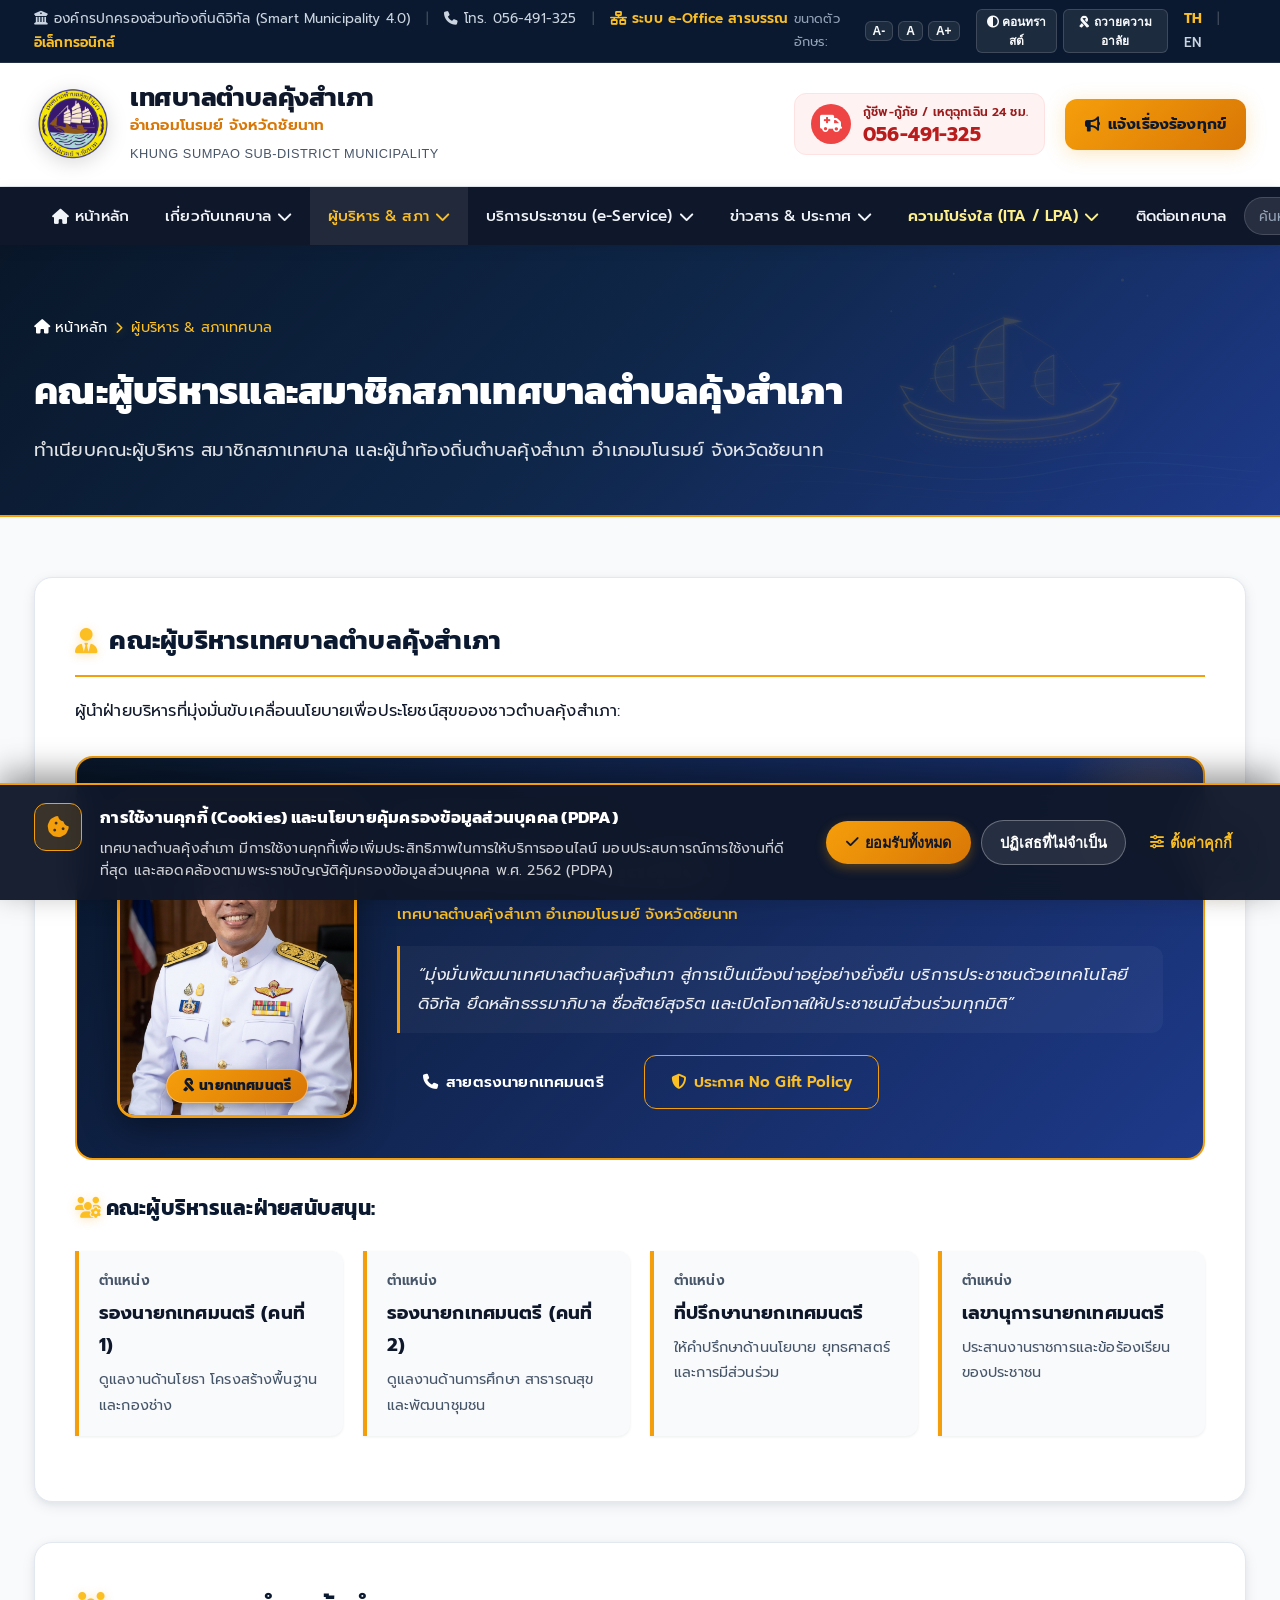
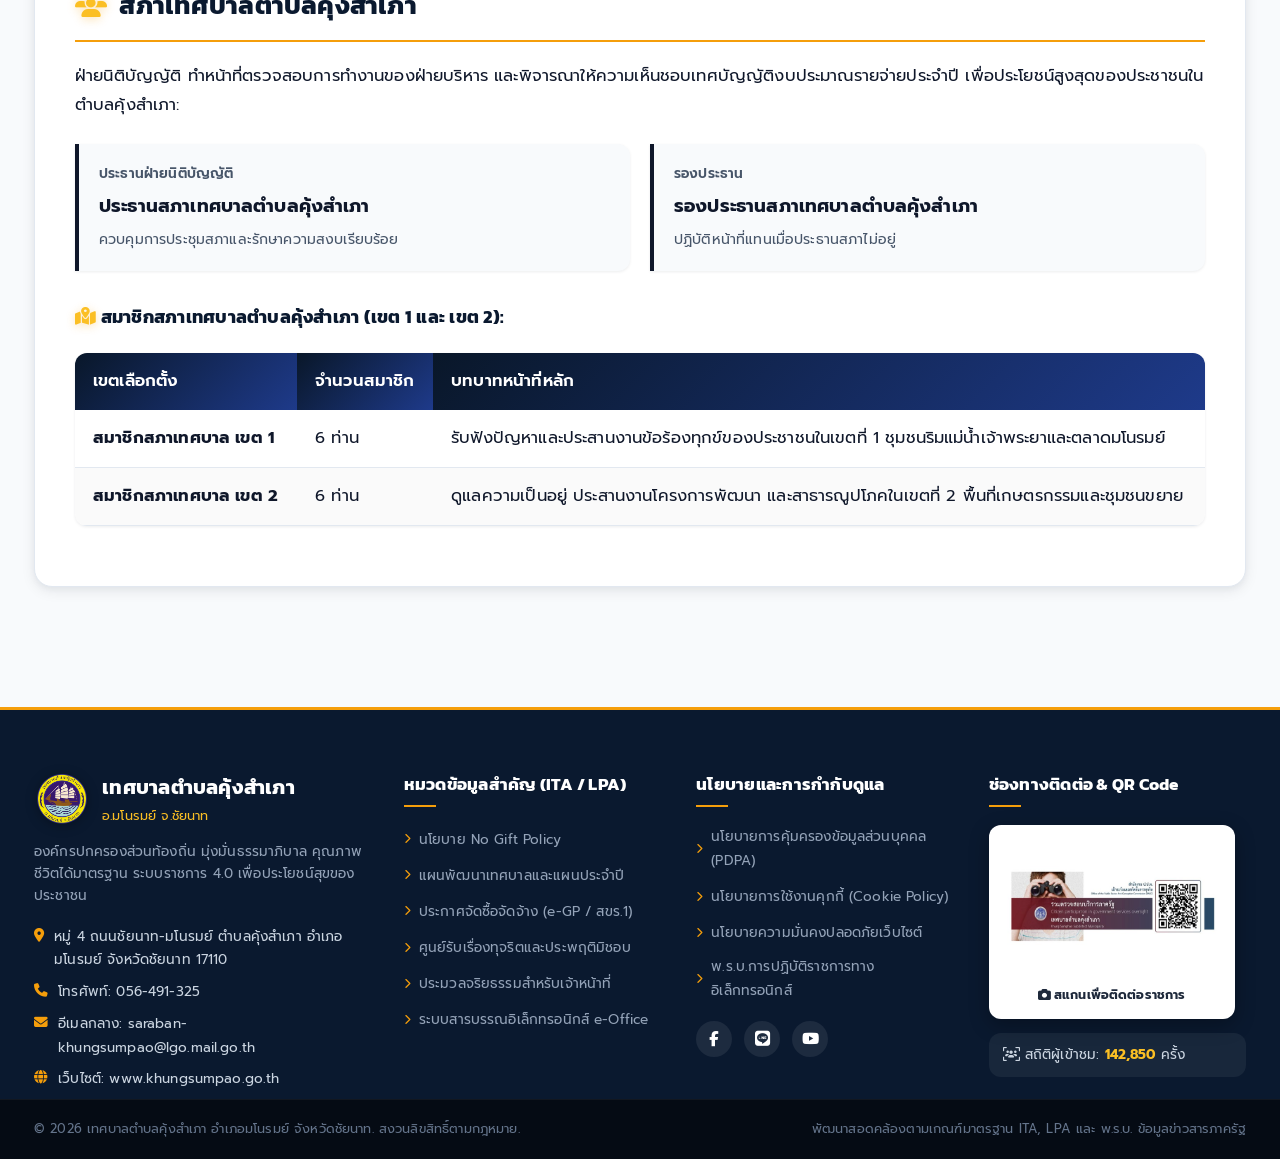
<file: council.html>
<!DOCTYPE html>
<html lang="th">
<head>
    <meta charset="UTF-8">
    <meta name="viewport" content="width=device-width, initial-scale=1.0">
    <title>คณะผู้บริหารและสมาชิกสภาเทศบาลตำบลคุ้งสำเภา | อำเภอมโนรมย์ จังหวัดชัยนาท</title>
    <meta name="description" content="ทำเนียบคณะผู้บริหาร สมาชิกสภาเทศบาล และผู้นำท้องถิ่น เทศบาลตำบลคุ้งสำเภา อำเภอมโนรมย์ จังหวัดชัยนาท">
    
    <!-- Google Fonts: Prompt & Kanit (Modern, Friendly, Accessible) -->
    <link rel="preconnect" href="https://fonts.googleapis.com">
    <link rel="preconnect" href="https://fonts.gstatic.com" crossorigin>
    <link href="https://fonts.googleapis.com/css2?family=Kanit:wght@400;500;600;700;800&family=Prompt:ital,wght@0,300;0,400;0,500;0,600;0,700;0,800;1,300;1,400&display=swap" rel="stylesheet">
    
    <!-- Font Awesome Icons -->
    <link rel="stylesheet" href="https://cdnjs.cloudflare.com/ajax/libs/font-awesome/6.5.1/css/all.min.css">
    
    <!-- Core & Civic Styles -->
    <link rel="stylesheet" href="assets/css/style.css">
</head>
<body data-theme="light">

    <!-- 1. Top Accessibility Bar (มาตรฐานความเท่าเทียมและการเข้าถึงของรัฐ) -->
    <div class="top-bar">
        <div class="container top-bar-content">
            <div class="top-bar-left">
                <span><i class="fa-solid fa-building-columns"></i> องค์กรปกครองส่วนท้องถิ่นดิจิทัล (Smart Municipality 4.0)</span>
                <span class="divider">|</span>
                <span><i class="fa-solid fa-phone"></i> โทร. 056-491-325</span>
                <span class="divider">|</span>
                <a href="https://khungsumpao.c.eoffice.go.th/portal/" target="_blank" class="eoffice-link"><i class="fa-solid fa-network-wired"></i> ระบบ e-Office สารบรรณอิเล็กทรอนิกส์</a>
            </div>
            <div class="top-bar-right">
                <!-- Accessibility Controls (LPA ด้านการอำนวยความสะดวก) -->
                <div class="accessibility-ctrl">
                    <span class="ctrl-label">ขนาดตัวอักษร:</span>
                    <button id="btnFontDec" title="ลดขนาดตัวอักษร">A-</button>
                    <button id="btnFontReset" title="ขนาดตัวอักษรปกติ">A</button>
                    <button id="btnFontInc" title="เพิ่มขนาดตัวอักษร">A+</button>
                </div>
                <div class="theme-ctrl">
                    <button id="btnContrastToggle" title="โหมดคอนทราสต์สูง"><i class="fa-solid fa-circle-half-stroke"></i> คอนทราสต์</button>
                    <button id="btnMourningToggle" title="โหมดถวายความอาลัย"><i class="fa-solid fa-ribbon"></i> ถวายความอาลัย</button>
                </div>
                <div class="lang-switch">
                    <span class="lang active">TH</span>
                    <span class="divider">|</span>
                    <span class="lang">EN</span>
                </div>
            </div>
        </div>
    </div>

    <!-- 2. Main Header & Identity with Official Logo -->
    <header class="main-header">
        <div class="container header-container">
            <div class="brand-identity">
                <!-- Official Emblem Logo -->
                <a href="index.html" class="emblem-wrapper" title="เทศบาลตำบลคุ้งสำเภา">
                    <img src="assets/images/logo.png" alt="ตราสัญลักษณ์เทศบาลตำบลคุ้งสำเภา" class="official-logo-img">
                </a>
                <div class="brand-text">
                    <h1 class="brand-title-th">เทศบาลตำบลคุ้งสำเภา</h1>
                    <p class="brand-sub-th">อำเภอมโนรมย์ จังหวัดชัยนาท</p>
                    <span class="brand-title-en">Khung Sumpao Sub-district Municipality</span>
                </div>
            </div>

            <!-- Header Quick Actions & Hotline -->
            <div class="header-actions">
                <div class="hotline-box">
                    <div class="hotline-icon"><i class="fa-solid fa-truck-medical"></i></div>
                    <div class="hotline-info">
                        <span class="hotline-title">กู้ชีพ-กู้ภัย / เหตุฉุกเฉิน 24 ชม.</span>
                        <a href="tel:056491325" class="hotline-number">056-491-325</a>
                    </div>
                </div>
                <a href="contact.html#complain" class="btn-complain-header" id="btnComplainHeader">
                    <i class="fa-solid fa-bullhorn"></i> แจ้งเรื่องร้องทุกข์
                </a>
            </div>
        </div>
    </header>

    <!-- 3. Navigation Bar (สอดคล้องตามโครงสร้างจริงของเทศบาลตำบลคุ้งสำเภา & ITA O1-O43) -->
    <nav class="main-nav" id="mainNav">
        <div class="container nav-container">
            <button class="mobile-menu-toggle" id="mobileMenuToggle" aria-label="เปิดเมนู">
                <i class="fa-solid fa-bars"></i> เมนูหลัก
            </button>
            <ul class="nav-menu" id="navMenu">
                <li class="nav-item "><a href="index.html" class="nav-link"><i class="fa-solid fa-house"></i> หน้าหลัก</a></li>
                <li class="nav-item has-dropdown ">
                    <a href="about.html" class="nav-link">เกี่ยวกับเทศบาล <i class="fa-solid fa-chevron-down"></i></a>
                    <ul class="dropdown-menu">
                        <li><a href="about.html#history"><i class="fa-solid fa-landmark"></i> ประวัติเทศบาลตำบลคุ้งสำเภา</a></li>
                        <li><a href="about.html#info"><i class="fa-solid fa-circle-info"></i> ข้อมูลทั่วไปและสภาพพื้นที่</a></li>
                        <li><a href="about.html#vision"><i class="fa-solid fa-bullseye"></i> วิสัยทัศน์และพันธกิจ</a></li>
                        <li><a href="about.html#duties"><i class="fa-solid fa-scale-balanced"></i> อำนาจหน้าที่ตามกฎหมาย</a></li>
                    </ul>
                </li>
                <li class="nav-item has-dropdown active">
                    <a href="council.html" class="nav-link">ผู้บริหาร & สภา <i class="fa-solid fa-chevron-down"></i></a>
                    <ul class="dropdown-menu">
                        <li><a href="council.html#executives"><i class="fa-solid fa-user-tie"></i> คณะผู้บริหารเทศบาล</a></li>
                        <li><a href="council.html#council"><i class="fa-solid fa-users"></i> สมาชิกสภาเทศบาล</a></li>
                        <li><a href="structure.html"><i class="fa-solid fa-sitemap"></i> โครงสร้าง 7 ส่วนราชการ</a></li>
                    </ul>
                </li>
                <li class="nav-item has-dropdown ">
                    <a href="eservice.html" class="nav-link">บริการประชาชน (e-Service) <i class="fa-solid fa-chevron-down"></i></a>
                    <ul class="dropdown-menu">
                        <li><a href="eservice.html#overview"><i class="fa-solid fa-desktop"></i> ศูนย์บริการ e-Service Portal</a></li>
                        <li><a href="eservice.html#water"><i class="fa-solid fa-faucet-drip"></i> คำร้องขอใช้น้ำประปาออนไลน์</a></li>
                        <li><a href="eservice.html#venue"><i class="fa-solid fa-hotel"></i> คำร้องขอใช้สถานที่ราชการ</a></li>
                        <li><a href="eservice.html#tax"><i class="fa-solid fa-receipt"></i> ชำระภาษีท้องถิ่นและยื่นแบบ</a></li>
                        <li><a href="eservice.html#forms"><i class="fa-solid fa-file-pdf"></i> ดาวน์โหลดแบบฟอร์มคำร้อง</a></li>
                    </ul>
                </li>
                <li class="nav-item has-dropdown ">
                    <a href="news.html" class="nav-link">ข่าวสาร & ประกาศ <i class="fa-solid fa-chevron-down"></i></a>
                    <ul class="dropdown-menu">
                        <li><a href="news.html"><i class="fa-regular fa-newspaper"></i> ข่าวประชาสัมพันธ์ทั่วไป</a></li>
                        <li><a href="procurement.html"><i class="fa-solid fa-cart-shopping"></i> ประกาศจัดซื้อจัดจ้าง (e-GP)</a></li>
                        <li><a href="news.html#gallery"><i class="fa-solid fa-images"></i> ภาพกิจกรรมเทศบาล</a></li>
                    </ul>
                </li>
                <li class="nav-item has-dropdown ">
                    <a href="ita.html" class="nav-link highlight-ita">ความโปร่งใส (ITA / LPA) <i class="fa-solid fa-chevron-down"></i></a>
                    <ul class="dropdown-menu">
                        <li><a href="ita.html#oit"><i class="fa-solid fa-shield-halved"></i> การประเมิน ITA (OIT O1-O43)</a></li>
                        <li><a href="ita.html#no-gift"><i class="fa-solid fa-handshake-slash"></i> นโยบายไม่รับของขวัญ (No Gift Policy)</a></li>
                        <li><a href="ita.html#finance"><i class="fa-solid fa-chart-pie"></i> แผนการใช้จ่ายงบประมาณ</a></li>
                        <li><a href="ita.html#ethics"><i class="fa-solid fa-gavel"></i> ประมวลจริยธรรมเจ้าหน้าที่</a></li>
                    </ul>
                </li>
                <li class="nav-item "><a href="contact.html" class="nav-link">ติดต่อเทศบาล</a></li>
            </ul>
            <div class="nav-search">
                <input type="text" placeholder="ค้นหาข้อมูล / บริการ..." id="navSearchInput">
                <button type="button" aria-label="ค้นหา"><i class="fa-solid fa-magnifying-glass"></i></button>
            </div>
        </div>
    </nav>

    <!-- Subpage Hero Banner with Identity Watermark -->
    <section class="subpage-hero">
        <img src="assets/images/identity_ship_waves.svg" alt="อัตลักษณ์เรือสำเภาและคุ้งน้ำเจ้าพระยา" class="identity-watermark">
        <div class="container">
            <div class="subpage-breadcrumb">
                <a href="index.html"><i class="fa-solid fa-house"></i> หน้าหลัก</a>
                <i class="fa-solid fa-chevron-right text-gold" style="font-size: 0.75rem;"></i>
                <span>ผู้บริหาร & สภาเทศบาล</span>
            </div>
            <h1 class="subpage-title">คณะผู้บริหารและสมาชิกสภาเทศบาลตำบลคุ้งสำเภา</h1>
            <p class="subpage-subtitle">ทำเนียบคณะผู้บริหาร สมาชิกสภาเทศบาล และผู้นำท้องถิ่นตำบลคุ้งสำเภา อำเภอมโนรมย์ จังหวัดชัยนาท</p>
        </div>
    </section>

    <main class="subpage-body">
        <div class="container">
            <!-- Executives Section -->
            <article class="civic-article-card" id="executives">
                <h2 class="civic-article-title"><i class="fa-solid fa-user-tie text-gold"></i> คณะผู้บริหารเทศบาลตำบลคุ้งสำเภา</h2>
                <p>ผู้นำฝ่ายบริหารที่มุ่งมั่นขับเคลื่อนนโยบายเพื่อประโยชน์สุขของชาวตำบลคุ้งสำเภา:</p>

                <!-- Mayor Big Spotlight -->
                <div class="mayor-card" style="margin: 30px 0;">
                    <div class="mayor-avatar-frame">
                        <img src="assets/images/mayor.jpg" alt="นายกเทศมนตรีตำบลคุ้งสำเภา" class="mayor-img">
                        <div class="mayor-badge-gold"><i class="fa-solid fa-ribbon"></i> นายกเทศมนตรี</div>
                    </div>
                    <div class="mayor-message">
                        <span class="sub-lead"><i class="fa-solid fa-landmark"></i> ฝ่ายบริหารเทศบาลตำบลคุ้งสำเภา</span>
                        <h3 class="mayor-name">นายชาตรีคาล สกุลสุริยะ</h3>
                        <p class="mayor-role">เทศบาลตำบลคุ้งสำเภา อำเภอมโนรมย์ จังหวัดชัยนาท</p>
                        <div class="mayor-text">
                            <p>“มุ่งมั่นพัฒนาเทศบาลตำบลคุ้งสำเภา สู่การเป็นเมืองน่าอยู่อย่างยั่งยืน บริการประชาชนด้วยเทคโนโลยีดิจิทัล ยึดหลักธรรมาภิบาล ซื่อสัตย์สุจริต และเปิดโอกาสให้ประชาชนมีส่วนร่วมทุกมิติ”</p>
                        </div>
                        <div class="mayor-cta-actions">
                            <a href="contact.html#mayor-line" class="btn btn-gold btn-sm"><i class="fa-solid fa-phone"></i> สายตรงนายกเทศมนตรี</a>
                            <a href="ita.html#no-gift" class="btn btn-outline-civic btn-sm"><i class="fa-solid fa-shield-halved"></i> ประกาศ No Gift Policy</a>
                        </div>
                    </div>
                </div>

                <!-- Executive Team Members -->
                <h3 style="font-size: 1.3rem; margin: 30px 0 20px; color: var(--primary-dark);"><i class="fa-solid fa-users-gear text-gold"></i> คณะผู้บริหารและฝ่ายสนับสนุน:</h3>
                <div class="civic-fact-grid">
                    <div class="civic-fact-card">
                        <span class="civic-fact-label">ตำแหน่ง</span>
                        <span class="civic-fact-value">รองนายกเทศมนตรี (คนที่ 1)</span>
                        <p style="font-size: 0.9rem; color: var(--text-muted); margin-top: 6px;">ดูแลงานด้านโยธา โครงสร้างพื้นฐาน และกองช่าง</p>
                    </div>
                    <div class="civic-fact-card">
                        <span class="civic-fact-label">ตำแหน่ง</span>
                        <span class="civic-fact-value">รองนายกเทศมนตรี (คนที่ 2)</span>
                        <p style="font-size: 0.9rem; color: var(--text-muted); margin-top: 6px;">ดูแลงานด้านการศึกษา สาธารณสุข และพัฒนาชุมชน</p>
                    </div>
                    <div class="civic-fact-card">
                        <span class="civic-fact-label">ตำแหน่ง</span>
                        <span class="civic-fact-value">ที่ปรึกษานายกเทศมนตรี</span>
                        <p style="font-size: 0.9rem; color: var(--text-muted); margin-top: 6px;">ให้คำปรึกษาด้านนโยบาย ยุทธศาสตร์ และการมีส่วนร่วม</p>
                    </div>
                    <div class="civic-fact-card">
                        <span class="civic-fact-label">ตำแหน่ง</span>
                        <span class="civic-fact-value">เลขานุการนายกเทศมนตรี</span>
                        <p style="font-size: 0.9rem; color: var(--text-muted); margin-top: 6px;">ประสานงานราชการและข้อร้องเรียนของประชาชน</p>
                    </div>
                </div>
            </article>

            <!-- Council Section -->
            <article class="civic-article-card" id="council">
                <h2 class="civic-article-title"><i class="fa-solid fa-users text-gold"></i> สภาเทศบาลตำบลคุ้งสำเภา</h2>
                <p>ฝ่ายนิติบัญญัติ ทำหน้าที่ตรวจสอบการทำงานของฝ่ายบริหาร และพิจารณาให้ความเห็นชอบเทศบัญญัติงบประมาณรายจ่ายประจำปี เพื่อประโยชน์สูงสุดของประชาชนในตำบลคุ้งสำเภา:</p>

                <div class="civic-fact-grid" style="margin-top: 25px;">
                    <div class="civic-fact-card" style="border-left-color: var(--blue);">
                        <span class="civic-fact-label">ประธานฝ่ายนิติบัญญัติ</span>
                        <span class="civic-fact-value">ประธานสภาเทศบาลตำบลคุ้งสำเภา</span>
                        <p style="font-size: 0.88rem; color: var(--text-muted); margin-top: 6px;">ควบคุมการประชุมสภาและรักษาความสงบเรียบร้อย</p>
                    </div>
                    <div class="civic-fact-card" style="border-left-color: var(--blue);">
                        <span class="civic-fact-label">รองประธาน</span>
                        <span class="civic-fact-value">รองประธานสภาเทศบาลตำบลคุ้งสำเภา</span>
                        <p style="font-size: 0.88rem; color: var(--text-muted); margin-top: 6px;">ปฏิบัติหน้าที่แทนเมื่อประธานสภาไม่อยู่</p>
                    </div>
                </div>

                <h3 style="font-size: 1.15rem; margin-top: 30px; margin-bottom: 14px; color: var(--primary-dark);"><i class="fa-solid fa-map-marked-alt text-gold"></i> สมาชิกสภาเทศบาลตำบลคุ้งสำเภา (เขต 1 และ เขต 2):</h3>
                <table class="civic-table">
                    <thead>
                        <tr>
                            <th>เขตเลือกตั้ง</th>
                            <th>จำนวนสมาชิก</th>
                            <th>บทบาทหน้าที่หลัก</th>
                        </tr>
                    </thead>
                    <tbody>
                        <tr>
                            <td><strong>สมาชิกสภาเทศบาล เขต 1</strong></td>
                            <td>6 ท่าน</td>
                            <td>รับฟังปัญหาและประสานงานข้อร้องทุกข์ของประชาชนในเขตที่ 1 ชุมชนริมแม่น้ำเจ้าพระยาและตลาดมโนรมย์</td>
                        </tr>
                        <tr>
                            <td><strong>สมาชิกสภาเทศบาล เขต 2</strong></td>
                            <td>6 ท่าน</td>
                            <td>ดูแลความเป็นอยู่ ประสานงานโครงการพัฒนา และสาธารณูปโภคในเขตที่ 2 พื้นที่เกษตรกรรมและชุมชนขยาย</td>
                        </tr>
                    </tbody>
                </table>
            </article>
        </div>
    </main>

    <!-- Official Footer (มาตรฐานเว็บไซต์หน่วยงานรัฐตาม พ.ร.บ. ข้อมูลข่าวสาร & PDPA) -->
    <footer class="main-footer" id="contact">
        <div class="container footer-grid">
            <!-- Col 1: Contact Info with Official Logo -->
            <div class="footer-col">
                <div class="footer-logo">
                    <img src="assets/images/logo.png" alt="โลโก้เทศบาลตำบลคุ้งสำเภา" class="footer-logo-img">
                    <div>
                        <h3>เทศบาลตำบลคุ้งสำเภา</h3>
                        <span class="footer-sub">อ.มโนรมย์ จ.ชัยนาท</span>
                    </div>
                </div>
                <p class="footer-text">องค์กรปกครองส่วนท้องถิ่น มุ่งมั่นธรรมาภิบาล คุณภาพชีวิตได้มาตรฐาน ระบบราชการ 4.0 เพื่อประโยชน์สุขของประชาชน</p>
                <div class="contact-details">
                    <p><i class="fa-solid fa-location-dot"></i> หมู่ 4 ถนนชัยนาท-มโนรมย์ ตำบลคุ้งสำเภา อำเภอมโนรมย์ จังหวัดชัยนาท 17110</p>
                    <p><i class="fa-solid fa-phone"></i> โทรศัพท์: 056-491-325</p>
                    <p><i class="fa-solid fa-envelope"></i> อีเมลกลาง: saraban-khungsumpao@lgo.mail.go.th</p>
                    <p><i class="fa-solid fa-globe"></i> เว็บไซต์: www.khungsumpao.go.th</p>
                </div>
            </div>

            <!-- Col 2: Quick Links (LPA/ITA) -->
            <div class="footer-col">
                <h4 class="footer-heading">หมวดข้อมูลสำคัญ (ITA / LPA)</h4>
                <ul class="footer-links">
                    <li><a href="ita.html#no-gift"><i class="fa-solid fa-chevron-right"></i> นโยบาย No Gift Policy</a></li>
                    <li><a href="https://www.khungsumpao.go.th/Development%20plan.html" target="_blank"><i class="fa-solid fa-chevron-right"></i> แผนพัฒนาเทศบาลและแผนประจำปี</a></li>
                    <li><a href="procurement.html"><i class="fa-solid fa-chevron-right"></i> ประกาศจัดซื้อจัดจ้าง (e-GP / สขร.1)</a></li>
                    <li><a href="https://www.khungsumpao.go.th/จนท.ทุจริต/complaint_form.html" target="_blank"><i class="fa-solid fa-chevron-right"></i> ศูนย์รับเรื่องทุจริตและประพฤติมิชอบ</a></li>
                    <li><a href="https://www.khungsumpao.go.th/code%20of%20ethics.html" target="_blank"><i class="fa-solid fa-chevron-right"></i> ประมวลจริยธรรมสำหรับเจ้าหน้าที่</a></li>
                    <li><a href="https://khungsumpao.c.eoffice.go.th/portal/" target="_blank"><i class="fa-solid fa-chevron-right"></i> ระบบสารบรรณอิเล็กทรอนิกส์ e-Office</a></li>
                </ul>
            </div>

            <!-- Col 3: Legal & Standards (PDPA) -->
            <div class="footer-col">
                <h4 class="footer-heading">นโยบายและการกำกับดูแล</h4>
                <ul class="footer-links">
                    <li><a href="#"><i class="fa-solid fa-chevron-right"></i> นโยบายการคุ้มครองข้อมูลส่วนบุคคล (PDPA)</a></li>
                    <li><a href="#"><i class="fa-solid fa-chevron-right"></i> นโยบายการใช้งานคุกกี้ (Cookie Policy)</a></li>
                    <li><a href="#"><i class="fa-solid fa-chevron-right"></i> นโยบายความมั่นคงปลอดภัยเว็บไซต์</a></li>
                    <li><a href="https://www.khungsumpao.go.th/พรบ.elec.html" target="_blank"><i class="fa-solid fa-chevron-right"></i> พ.ร.บ.การปฏิบัติราชการทางอิเล็กทรอนิกส์</a></li>
                </ul>
                <div class="social-links">
                    <a href="https://www.facebook.com" target="_blank" title="Facebook เทศบาลตำบลคุ้งสำเภา"><i class="fa-brands fa-facebook-f"></i></a>
                    <a href="#" title="LINE Official"><i class="fa-brands fa-line"></i></a>
                    <a href="#" title="YouTube"><i class="fa-brands fa-youtube"></i></a>
                </div>
            </div>

            <!-- Col 4: Official QR Code & Visitor Stats -->
            <div class="footer-col">
                <h4 class="footer-heading">ช่องทางติดต่อ & QR Code</h4>
                <div class="qrcode-wrapper">
                    <img src="assets/images/qrcode_contact.jpg" alt="ช่องทางติดต่อและ QR Code เทศบาลตำบลคุ้งสำเภา" class="qrcode-img">
                    <span class="qrcode-hint"><i class="fa-solid fa-camera"></i> สแกนเพื่อติดต่อราชการ</span>
                </div>
                <div class="visitor-counter">
                    <span><i class="fa-solid fa-users-viewfinder"></i> สถิติผู้เข้าชม: <strong>142,850</strong> ครั้ง</span>
                </div>
            </div>
        </div>

        <div class="footer-bottom">
            <div class="container footer-bottom-content">
                <p>© 2026 เทศบาลตำบลคุ้งสำเภา อำเภอมโนรมย์ จังหวัดชัยนาท. สงวนลิขสิทธิ์ตามกฎหมาย.</p>
                <p>พัฒนาสอดคล้องตามเกณฑ์มาตรฐาน ITA, LPA และ พ.ร.บ. ข้อมูลข่าวสารภาครัฐ</p>
            </div>
        </div>
    </footer>

    <!-- 11. Cute Nong Sumpao AI Civic Assistant Widget (น้องสำเภา AI เรือสำเภาน้อย) -->
    <div class="ai-widget-wrapper" id="aiWidget">
        <!-- AI Chat Window -->
        <div class="ai-chat-window" id="aiChatWindow" aria-hidden="true">
            <div class="ai-chat-header">
                <div class="ai-header-profile">
                    <div class="ai-mascot-avatar">
                        <img src="assets/images/nong_sumpao_mascot.png" alt="น้องสำเภา AI เรือสำเภาน้อย">
                        <span class="ai-online-indicator"></span>
                    </div>
                    <div class="ai-header-info">
                        <h4 style="margin:0; font-size:1.02rem; font-weight:700; color:#fff;">น้องสำเภา AI</h4>
                        <span style="font-size:0.75rem; color:var(--gold-light);"><i class="fa-solid fa-circle" style="color:#10b981; font-size:0.6rem;"></i> ผู้ช่วยอัจฉริยะเทศบาลตำบลคุ้งสำเภา</span>
                    </div>
                </div>
                <button class="ai-close-btn" id="aiCloseBtn" aria-label="ปิดหน้าต่าง">&times;</button>
            </div>
            <div class="ai-chat-body" id="aiChatBody">
                <div class="ai-msg bot">
                    <div class="ai-msg-avatar">
                        <img src="assets/images/nong_sumpao_mascot.png" alt="น้องสำเภา">
                    </div>
                    <div class="ai-msg-bubble">
                        <p>สวัสดีครับ! ผมคือ <strong>"น้องสำเภา AI"</strong> เรือสำเภาน้อยผู้ช่วยอัจฉริยะประจำเทศบาลตำบลคุ้งสำเภา มีข้อสงสัยเรื่องขอน้ำประปา ชำระภาษี ร้องเรียน หรือบริการ e-Service สอบถามผมได้เลยครับ!</p>
                    </div>
                </div>
                <div class="ai-chips">
                    <button class="chip" data-query="ขอน้ำประปา">🚰 ขอน้ำประปาออนไลน์</button>
                    <button class="chip" data-query="ร้องเรียนร้องทุกข์">📢 แจ้งเรื่องร้องเรียน</button>
                    <button class="chip" data-query="ชำระภาษี">💰 ชำระภาษีท้องถิ่น</button>
                    <button class="chip" data-query="No Gift Policy">🛡️ นโยบาย No Gift</button>
                    <button class="chip" data-query="ติดต่อเทศบาล">📞 เบอร์ติดต่อทุกกอง</button>
                </div>
            </div>
            <div class="ai-chat-footer">
                <input type="text" id="aiInput" placeholder="พิมพ์คำถามของคุณที่นี่..." aria-label="พิมพ์ข้อความ">
                <button type="button" id="aiSendBtn" aria-label="ส่งข้อความ"><i class="fa-solid fa-paper-plane"></i></button>
            </div>
        </div>

        <!-- Cute Round Mascot Floating Action Button (FAB) -->
        <button class="ai-round-mascot-fab" id="aiFab" title="พูดคุยกับน้องสำเภา AI" aria-label="น้องสำเภา AI ผู้ช่วยอัจฉริยะ">
            <div class="ai-mascot-img-wrap">
                <img src="assets/images/nong_sumpao_mascot.png" alt="น้องสำเภา AI" class="nong-sumpao-img">
                <span class="ai-pulse-ring"></span>
                <span class="ai-live-badge">AI</span>
            </div>
            <span class="ai-fab-tooltip">คุยกับน้องสำเภา AI ⛵</span>
        </button>
    </div>

    <!-- PDPA Compliance & Cookie Consent System -->
    <div id="pdpa-banner" class="pdpa-banner" role="dialog" aria-modal="true" aria-labelledby="pdpa-title">
        <div class="container pdpa-container">
            <div class="pdpa-content">
                <div class="pdpa-icon-box"><i class="fa-solid fa-cookie-bite"></i></div>
                <div class="pdpa-text">
                    <h4 id="pdpa-title" class="pdpa-title">การใช้งานคุกกี้ (Cookies) และนโยบายคุ้มครองข้อมูลส่วนบุคคล (PDPA)</h4>
                    <p class="pdpa-desc">เทศบาลตำบลคุ้งสำเภา มีการใช้งานคุกกี้เพื่อเพิ่มประสิทธิภาพในการให้บริการออนไลน์ มอบประสบการณ์การใช้งานที่ดีที่สุด และสอดคล้องตามพระราชบัญญัติคุ้มครองข้อมูลส่วนบุคคล พ.ศ. 2562 (PDPA)</p>
                </div>
            </div>
            <div class="pdpa-actions">
                <button type="button" class="btn btn-pdpa-accept" id="btn-pdpa-accept-all"><i class="fa-solid fa-check"></i> ยอมรับทั้งหมด</button>
                <button type="button" class="btn btn-pdpa-reject" id="btn-pdpa-reject">ปฏิเสธที่ไม่จำเป็น</button>
                <button type="button" class="btn btn-pdpa-settings" id="btn-pdpa-open-settings"><i class="fa-solid fa-sliders"></i> ตั้งค่าคุกกี้</button>
            </div>
        </div>
    </div>

    <!-- Core Civic JavaScript -->
    <script src="assets/js/main.js"></script>
</body>
</html>
</file>
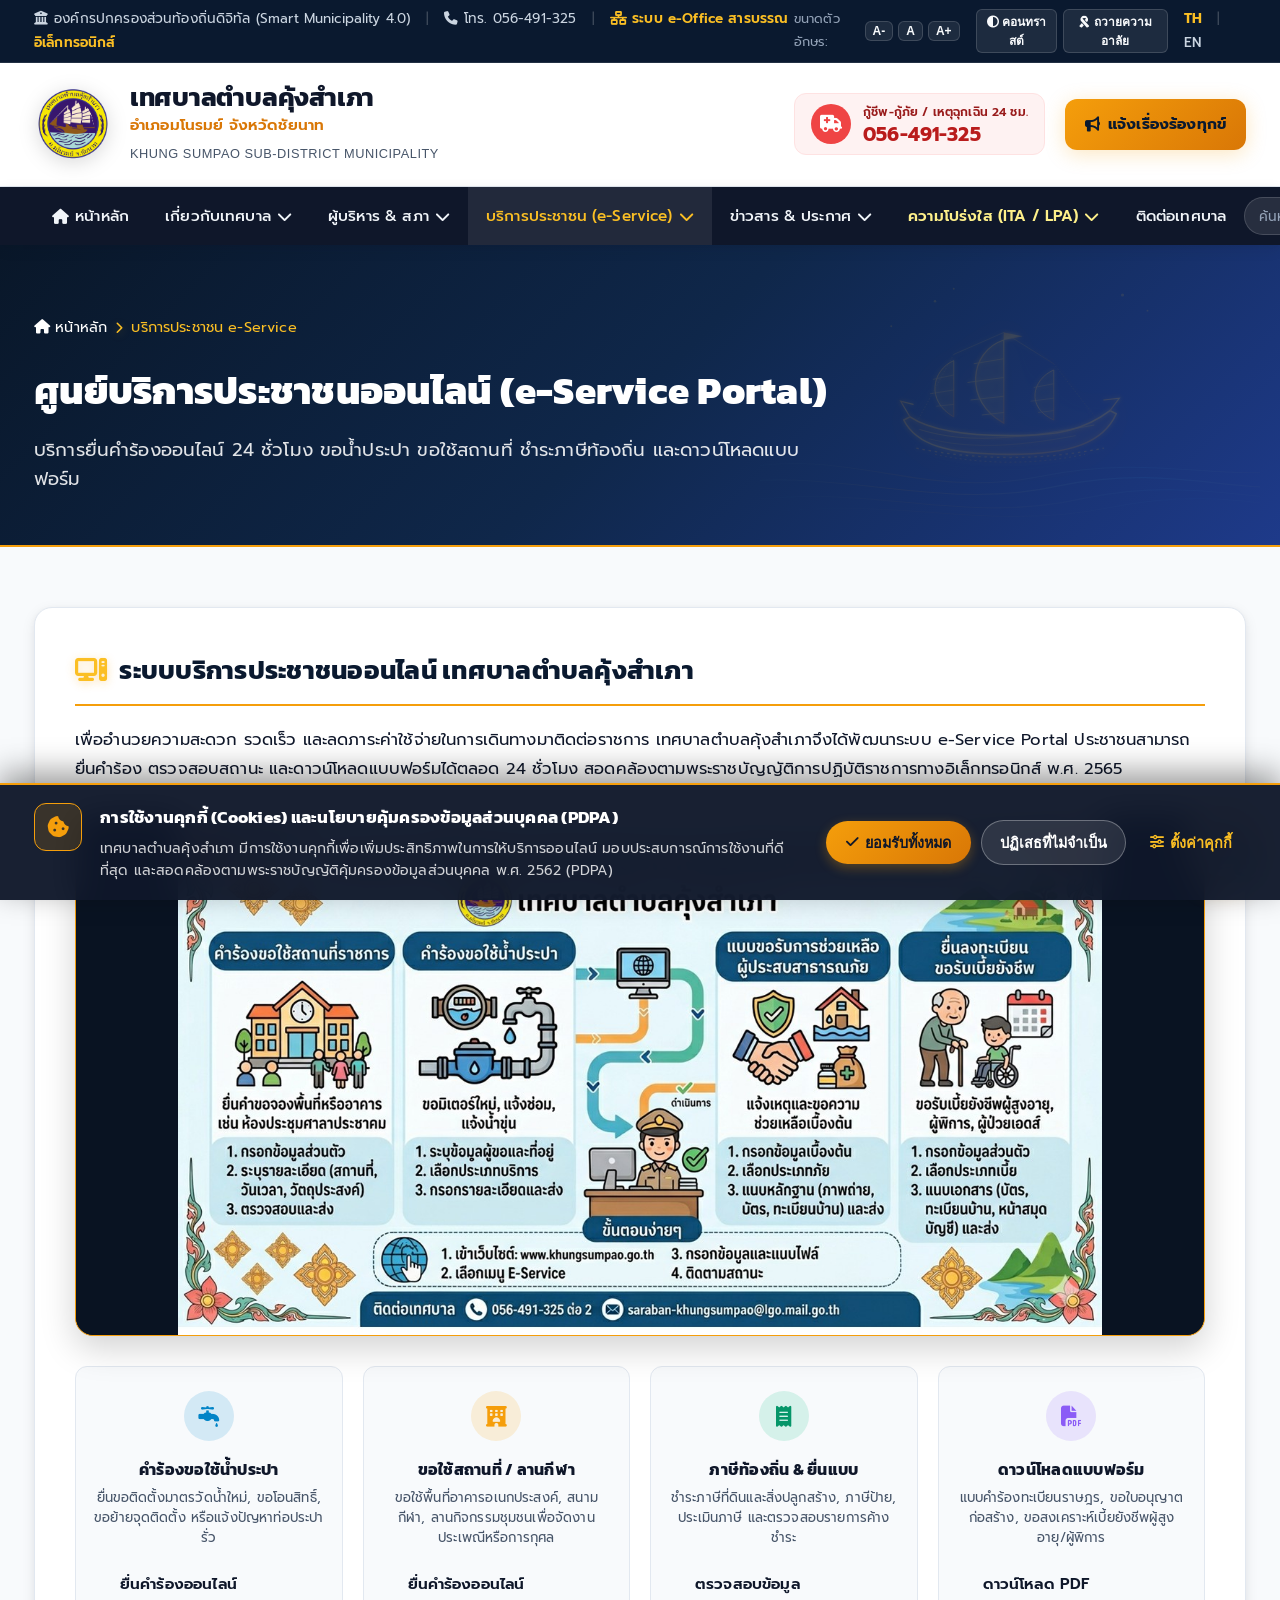
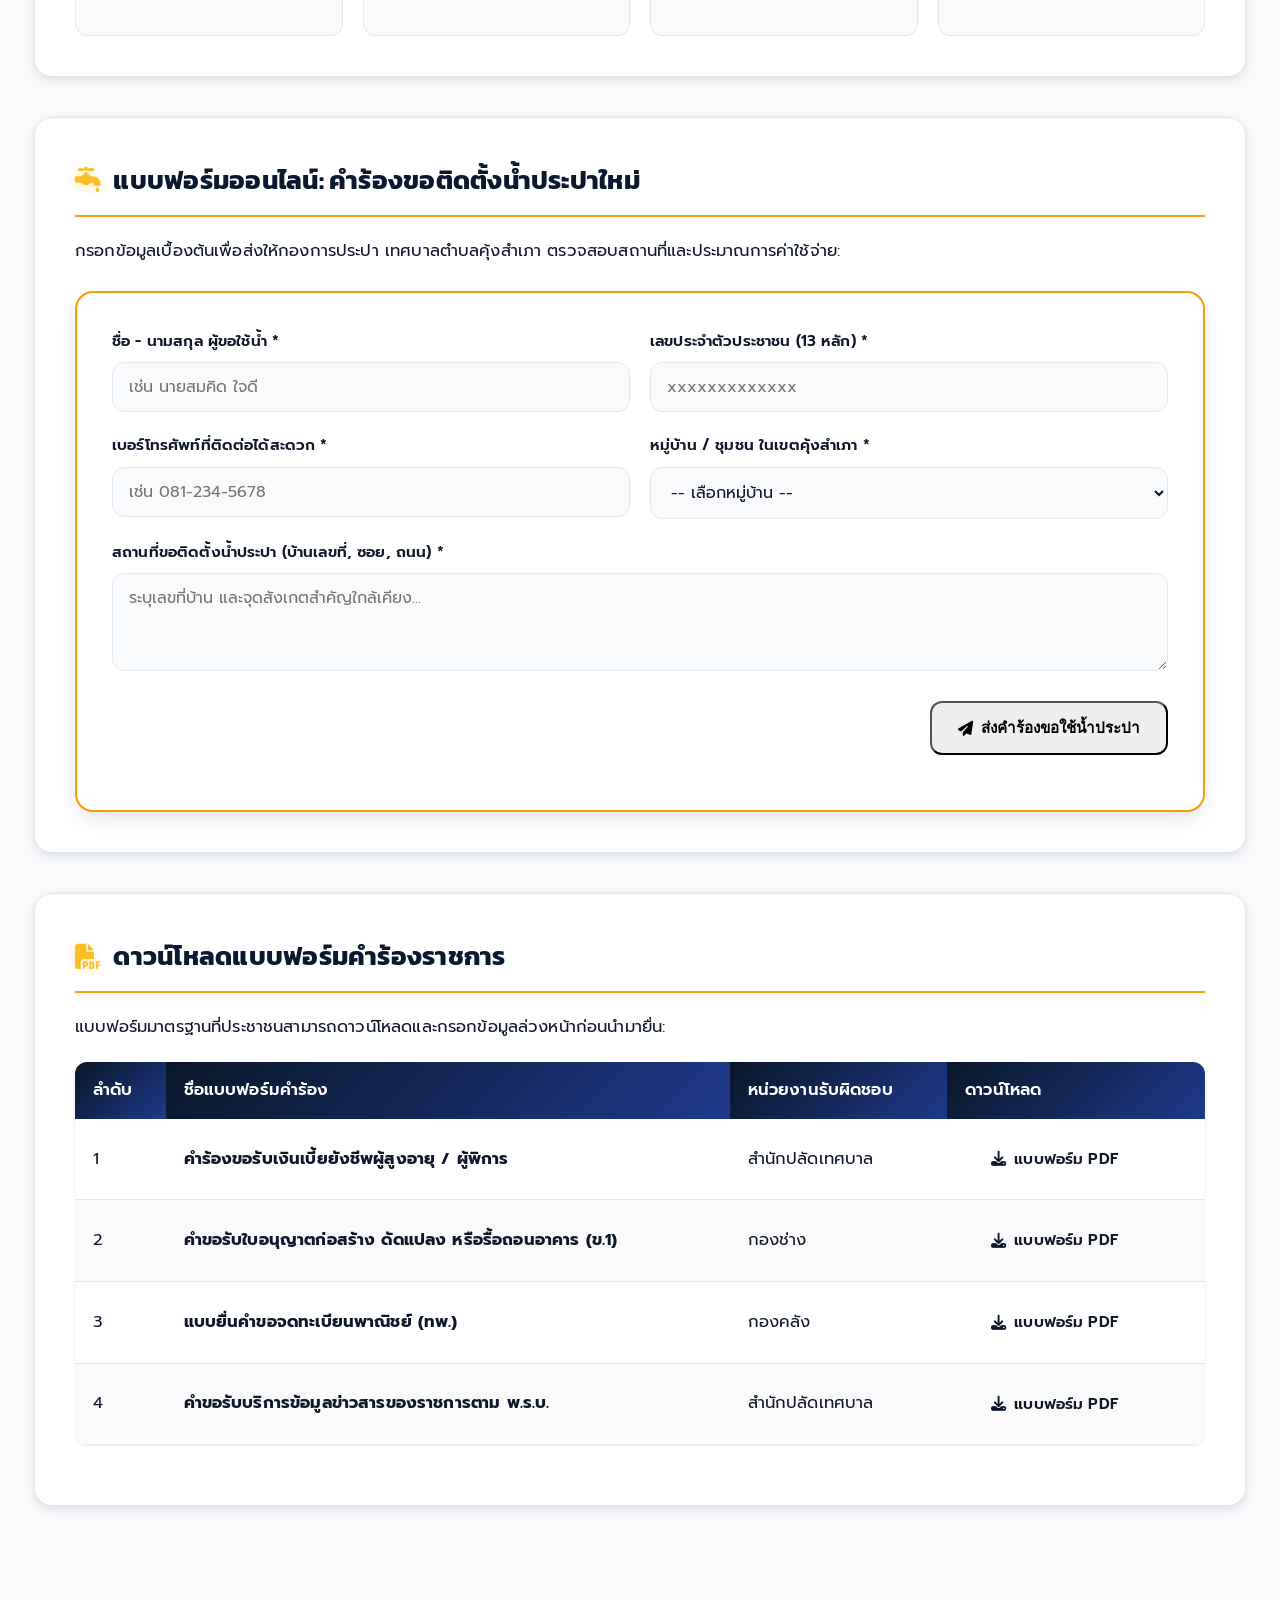
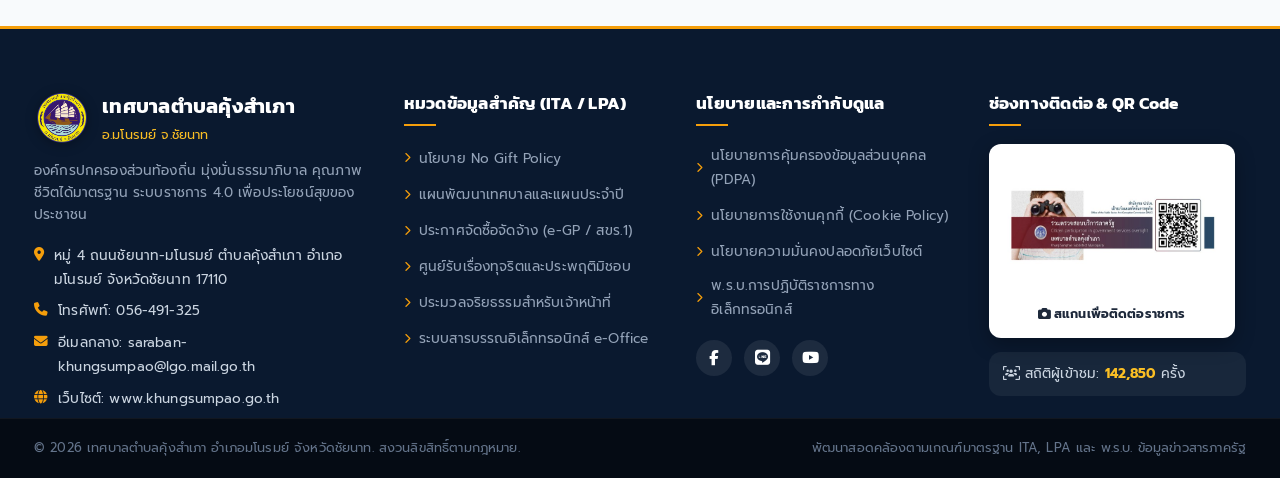
<file: eservice.html>
<!DOCTYPE html>
<html lang="th">
<head>
    <meta charset="UTF-8">
    <meta name="viewport" content="width=device-width, initial-scale=1.0">
    <title>ศูนย์บริการประชาชนออนไลน์ (e-Service Portal) | เทศบาลตำบลคุ้งสำเภา อำเภอมโนรมย์ จังหวัดชัยนาท</title>
    <meta name="description" content="บริการประชาชนออนไลน์ 24 ชม. คำร้องขอน้ำประปา ชำระภาษีท้องถิ่น ขอใช้สถานที่ราชการ และดาวน์โหลดแบบฟอร์มคำร้อง">
    
    <!-- Google Fonts: Prompt & Kanit (Modern, Friendly, Accessible) -->
    <link rel="preconnect" href="https://fonts.googleapis.com">
    <link rel="preconnect" href="https://fonts.gstatic.com" crossorigin>
    <link href="https://fonts.googleapis.com/css2?family=Kanit:wght@400;500;600;700;800&family=Prompt:ital,wght@0,300;0,400;0,500;0,600;0,700;0,800;1,300;1,400&display=swap" rel="stylesheet">
    
    <!-- Font Awesome Icons -->
    <link rel="stylesheet" href="https://cdnjs.cloudflare.com/ajax/libs/font-awesome/6.5.1/css/all.min.css">
    
    <!-- Core & Civic Styles -->
    <link rel="stylesheet" href="assets/css/style.css">
</head>
<body data-theme="light">

    <!-- 1. Top Accessibility Bar (มาตรฐานความเท่าเทียมและการเข้าถึงของรัฐ) -->
    <div class="top-bar">
        <div class="container top-bar-content">
            <div class="top-bar-left">
                <span><i class="fa-solid fa-building-columns"></i> องค์กรปกครองส่วนท้องถิ่นดิจิทัล (Smart Municipality 4.0)</span>
                <span class="divider">|</span>
                <span><i class="fa-solid fa-phone"></i> โทร. 056-491-325</span>
                <span class="divider">|</span>
                <a href="https://khungsumpao.c.eoffice.go.th/portal/" target="_blank" class="eoffice-link"><i class="fa-solid fa-network-wired"></i> ระบบ e-Office สารบรรณอิเล็กทรอนิกส์</a>
            </div>
            <div class="top-bar-right">
                <!-- Accessibility Controls (LPA ด้านการอำนวยความสะดวก) -->
                <div class="accessibility-ctrl">
                    <span class="ctrl-label">ขนาดตัวอักษร:</span>
                    <button id="btnFontDec" title="ลดขนาดตัวอักษร">A-</button>
                    <button id="btnFontReset" title="ขนาดตัวอักษรปกติ">A</button>
                    <button id="btnFontInc" title="เพิ่มขนาดตัวอักษร">A+</button>
                </div>
                <div class="theme-ctrl">
                    <button id="btnContrastToggle" title="โหมดคอนทราสต์สูง"><i class="fa-solid fa-circle-half-stroke"></i> คอนทราสต์</button>
                    <button id="btnMourningToggle" title="โหมดถวายความอาลัย"><i class="fa-solid fa-ribbon"></i> ถวายความอาลัย</button>
                </div>
                <div class="lang-switch">
                    <span class="lang active">TH</span>
                    <span class="divider">|</span>
                    <span class="lang">EN</span>
                </div>
            </div>
        </div>
    </div>

    <!-- 2. Main Header & Identity with Official Logo -->
    <header class="main-header">
        <div class="container header-container">
            <div class="brand-identity">
                <!-- Official Emblem Logo -->
                <a href="index.html" class="emblem-wrapper" title="เทศบาลตำบลคุ้งสำเภา">
                    <img src="assets/images/logo.png" alt="ตราสัญลักษณ์เทศบาลตำบลคุ้งสำเภา" class="official-logo-img">
                </a>
                <div class="brand-text">
                    <h1 class="brand-title-th">เทศบาลตำบลคุ้งสำเภา</h1>
                    <p class="brand-sub-th">อำเภอมโนรมย์ จังหวัดชัยนาท</p>
                    <span class="brand-title-en">Khung Sumpao Sub-district Municipality</span>
                </div>
            </div>

            <!-- Header Quick Actions & Hotline -->
            <div class="header-actions">
                <div class="hotline-box">
                    <div class="hotline-icon"><i class="fa-solid fa-truck-medical"></i></div>
                    <div class="hotline-info">
                        <span class="hotline-title">กู้ชีพ-กู้ภัย / เหตุฉุกเฉิน 24 ชม.</span>
                        <a href="tel:056491325" class="hotline-number">056-491-325</a>
                    </div>
                </div>
                <a href="contact.html#complain" class="btn-complain-header" id="btnComplainHeader">
                    <i class="fa-solid fa-bullhorn"></i> แจ้งเรื่องร้องทุกข์
                </a>
            </div>
        </div>
    </header>

    <!-- 3. Navigation Bar (สอดคล้องตามโครงสร้างจริงของเทศบาลตำบลคุ้งสำเภา & ITA O1-O43) -->
    <nav class="main-nav" id="mainNav">
        <div class="container nav-container">
            <button class="mobile-menu-toggle" id="mobileMenuToggle" aria-label="เปิดเมนู">
                <i class="fa-solid fa-bars"></i> เมนูหลัก
            </button>
            <ul class="nav-menu" id="navMenu">
                <li class="nav-item "><a href="index.html" class="nav-link"><i class="fa-solid fa-house"></i> หน้าหลัก</a></li>
                <li class="nav-item has-dropdown ">
                    <a href="about.html" class="nav-link">เกี่ยวกับเทศบาล <i class="fa-solid fa-chevron-down"></i></a>
                    <ul class="dropdown-menu">
                        <li><a href="about.html#history"><i class="fa-solid fa-landmark"></i> ประวัติเทศบาลตำบลคุ้งสำเภา</a></li>
                        <li><a href="about.html#info"><i class="fa-solid fa-circle-info"></i> ข้อมูลทั่วไปและสภาพพื้นที่</a></li>
                        <li><a href="about.html#vision"><i class="fa-solid fa-bullseye"></i> วิสัยทัศน์และพันธกิจ</a></li>
                        <li><a href="about.html#duties"><i class="fa-solid fa-scale-balanced"></i> อำนาจหน้าที่ตามกฎหมาย</a></li>
                    </ul>
                </li>
                <li class="nav-item has-dropdown ">
                    <a href="council.html" class="nav-link">ผู้บริหาร & สภา <i class="fa-solid fa-chevron-down"></i></a>
                    <ul class="dropdown-menu">
                        <li><a href="council.html#executives"><i class="fa-solid fa-user-tie"></i> คณะผู้บริหารเทศบาล</a></li>
                        <li><a href="council.html#council"><i class="fa-solid fa-users"></i> สมาชิกสภาเทศบาล</a></li>
                        <li><a href="structure.html"><i class="fa-solid fa-sitemap"></i> โครงสร้าง 7 ส่วนราชการ</a></li>
                    </ul>
                </li>
                <li class="nav-item has-dropdown active">
                    <a href="eservice.html" class="nav-link">บริการประชาชน (e-Service) <i class="fa-solid fa-chevron-down"></i></a>
                    <ul class="dropdown-menu">
                        <li><a href="eservice.html#overview"><i class="fa-solid fa-desktop"></i> ศูนย์บริการ e-Service Portal</a></li>
                        <li><a href="eservice.html#water"><i class="fa-solid fa-faucet-drip"></i> คำร้องขอใช้น้ำประปาออนไลน์</a></li>
                        <li><a href="eservice.html#venue"><i class="fa-solid fa-hotel"></i> คำร้องขอใช้สถานที่ราชการ</a></li>
                        <li><a href="eservice.html#tax"><i class="fa-solid fa-receipt"></i> ชำระภาษีท้องถิ่นและยื่นแบบ</a></li>
                        <li><a href="eservice.html#forms"><i class="fa-solid fa-file-pdf"></i> ดาวน์โหลดแบบฟอร์มคำร้อง</a></li>
                    </ul>
                </li>
                <li class="nav-item has-dropdown ">
                    <a href="news.html" class="nav-link">ข่าวสาร & ประกาศ <i class="fa-solid fa-chevron-down"></i></a>
                    <ul class="dropdown-menu">
                        <li><a href="news.html"><i class="fa-regular fa-newspaper"></i> ข่าวประชาสัมพันธ์ทั่วไป</a></li>
                        <li><a href="procurement.html"><i class="fa-solid fa-cart-shopping"></i> ประกาศจัดซื้อจัดจ้าง (e-GP)</a></li>
                        <li><a href="news.html#gallery"><i class="fa-solid fa-images"></i> ภาพกิจกรรมเทศบาล</a></li>
                    </ul>
                </li>
                <li class="nav-item has-dropdown ">
                    <a href="ita.html" class="nav-link highlight-ita">ความโปร่งใส (ITA / LPA) <i class="fa-solid fa-chevron-down"></i></a>
                    <ul class="dropdown-menu">
                        <li><a href="ita.html#oit"><i class="fa-solid fa-shield-halved"></i> การประเมิน ITA (OIT O1-O43)</a></li>
                        <li><a href="ita.html#no-gift"><i class="fa-solid fa-handshake-slash"></i> นโยบายไม่รับของขวัญ (No Gift Policy)</a></li>
                        <li><a href="ita.html#finance"><i class="fa-solid fa-chart-pie"></i> แผนการใช้จ่ายงบประมาณ</a></li>
                        <li><a href="ita.html#ethics"><i class="fa-solid fa-gavel"></i> ประมวลจริยธรรมเจ้าหน้าที่</a></li>
                    </ul>
                </li>
                <li class="nav-item "><a href="contact.html" class="nav-link">ติดต่อเทศบาล</a></li>
            </ul>
            <div class="nav-search">
                <input type="text" placeholder="ค้นหาข้อมูล / บริการ..." id="navSearchInput">
                <button type="button" aria-label="ค้นหา"><i class="fa-solid fa-magnifying-glass"></i></button>
            </div>
        </div>
    </nav>

    <!-- Subpage Hero Banner with Identity Watermark -->
    <section class="subpage-hero">
        <img src="assets/images/identity_ship_waves.svg" alt="อัตลักษณ์เรือสำเภาและคุ้งน้ำเจ้าพระยา" class="identity-watermark">
        <div class="container">
            <div class="subpage-breadcrumb">
                <a href="index.html"><i class="fa-solid fa-house"></i> หน้าหลัก</a>
                <i class="fa-solid fa-chevron-right text-gold" style="font-size: 0.75rem;"></i>
                <span>บริการประชาชน e-Service</span>
            </div>
            <h1 class="subpage-title">ศูนย์บริการประชาชนออนไลน์ (e-Service Portal)</h1>
            <p class="subpage-subtitle">บริการยื่นคำร้องออนไลน์ 24 ชั่วโมง ขอน้ำประปา ขอใช้สถานที่ ชำระภาษีท้องถิ่น และดาวน์โหลดแบบฟอร์ม</p>
        </div>
    </section>

    <main class="subpage-body">
        <div class="container">
            <article class="civic-article-card" id="overview">
                <h2 class="civic-article-title"><i class="fa-solid fa-computer text-gold"></i> ระบบบริการประชาชนออนไลน์ เทศบาลตำบลคุ้งสำเภา</h2>
                <p>
                    เพื่ออำนวยความสะดวก รวดเร็ว และลดภาระค่าใช้จ่ายในการเดินทางมาติดต่อราชการ เทศบาลตำบลคุ้งสำเภาจึงได้พัฒนาระบบ e-Service Portal ประชาชนสามารถยื่นคำร้อง ตรวจสอบสถานะ และดาวน์โหลดแบบฟอร์มได้ตลอด 24 ชั่วโมง สอดคล้องตามพระราชบัญญัติการปฏิบัติราชการทางอิเล็กทรอนิกส์ พ.ศ. 2565
                </p>

                <!-- e-Service Banner Real Aspect Ratio -->
                <div class="eservice-banner-row" style="margin: 30px 0;">
                    <div class="eservice-highlight-card">
                        <img src="assets/images/banner_eservice.jpg" alt="ระบบบริการประชาชน e-Service เทศบาลตำบลคุ้งสำเภา" class="eservice-highlight-img" onclick="openLightbox(this.src, this.alt)" title="คลิกเพื่อดูภาพขนาดใหญ่">
                    </div>
                </div>

                <div class="dept-grid">
                    <a href="#water" class="dept-card card-hover-lift" style="text-decoration: none; color: inherit;">
                        <div class="dept-icon" style="background: rgba(2, 132, 199, 0.15); color: #0284c7;"><i class="fa-solid fa-faucet-drip"></i></div>
                        <h4 class="dept-name">คำร้องขอใช้น้ำประปา</h4>
                        <p class="dept-desc">ยื่นขอติดตั้งมาตรวัดน้ำใหม่, ขอโอนสิทธิ์, ขอย้ายจุดติดตั้ง หรือแจ้งปัญหาท่อประปารั่ว</p>
                        <span class="btn btn-sm btn-gold" style="margin-top: 10px; width: 100%;">ยื่นคำร้องออนไลน์</span>
                    </a>

                    <a href="#venue" class="dept-card card-hover-lift" style="text-decoration: none; color: inherit;">
                        <div class="dept-icon" style="background: rgba(245, 158, 11, 0.15); color: #f59e0b;"><i class="fa-solid fa-hotel"></i></div>
                        <h4 class="dept-name">ขอใช้สถานที่ / ลานกีฬา</h4>
                        <p class="dept-desc">ขอใช้พื้นที่อาคารอเนกประสงค์, สนามกีฬา, ลานกิจกรรมชุมชนเพื่อจัดงานประเพณีหรือการกุศล</p>
                        <span class="btn btn-sm btn-gold" style="margin-top: 10px; width: 100%;">ยื่นคำร้องออนไลน์</span>
                    </a>

                    <a href="#tax" class="dept-card card-hover-lift" style="text-decoration: none; color: inherit;">
                        <div class="dept-icon" style="background: rgba(16, 185, 129, 0.15); color: #059669;"><i class="fa-solid fa-receipt"></i></div>
                        <h4 class="dept-name">ภาษีท้องถิ่น & ยื่นแบบ</h4>
                        <p class="dept-desc">ชำระภาษีที่ดินและสิ่งปลูกสร้าง, ภาษีป้าย, ประเมินภาษี และตรวจสอบรายการค้างชำระ</p>
                        <span class="btn btn-sm btn-gold" style="margin-top: 10px; width: 100%;">ตรวจสอบข้อมูล</span>
                    </a>

                    <a href="#forms" class="dept-card card-hover-lift" style="text-decoration: none; color: inherit;">
                        <div class="dept-icon" style="background: rgba(139, 92, 246, 0.15); color: #8b5cf6;"><i class="fa-solid fa-file-pdf"></i></div>
                        <h4 class="dept-name">ดาวน์โหลดแบบฟอร์ม</h4>
                        <p class="dept-desc">แบบคำร้องทะเบียนราษฎร, ขอใบอนุญาตก่อสร้าง, ขอสงเคราะห์เบี้ยยังชีพผู้สูงอายุ/ผู้พิการ</p>
                        <span class="btn btn-sm btn-gold" style="margin-top: 10px; width: 100%;">ดาวน์โหลด PDF</span>
                    </a>
                </div>
            </article>

            <!-- Interactive Form Simulation: Water Service -->
            <article class="civic-article-card" id="water">
                <h2 class="civic-article-title"><i class="fa-solid fa-faucet-drip text-gold"></i> แบบฟอร์มออนไลน์: คำร้องขอติดตั้งน้ำประปาใหม่</h2>
                <p>กรอกข้อมูลเบื้องต้นเพื่อส่งให้กองการประปา เทศบาลตำบลคุ้งสำเภา ตรวจสอบสถานที่และประมาณการค่าใช้จ่าย:</p>

                <div class="interactive-form-box" style="margin-top: 25px;">
                    <form id="formWaterService" onsubmit="event.preventDefault(); alert('ส่งคำร้องสำเร็จ! เจ้าหน้าที่กองการประปา เทศบาลตำบลคุ้งสำเภา จะติดต่อกลับภายใน 24 ชั่วโมงทำการ (รหัสคำร้อง: KSP-WATER-' + Math.floor(Math.random()*90000 + 10000) + ')');">
                        <div style="display: grid; grid-template-columns: 1fr 1fr; gap: 20px;">
                            <div class="form-group">
                                <label class="form-label" for="water_name">ชื่อ - นามสกุล ผู้ขอใช้น้ำ *</label>
                                <input type="text" id="water_name" class="form-control" placeholder="เช่น นายสมคิด ใจดี" required>
                            </div>
                            <div class="form-group">
                                <label class="form-label" for="water_idcard">เลขประจำตัวประชาชน (13 หลัก) *</label>
                                <input type="text" id="water_idcard" class="form-control" placeholder="xxxxxxxxxxxxx" maxlength="13" required>
                            </div>
                        </div>
                        <div style="display: grid; grid-template-columns: 1fr 1fr; gap: 20px;">
                            <div class="form-group">
                                <label class="form-label" for="water_phone">เบอร์โทรศัพท์ที่ติดต่อได้สะดวก *</label>
                                <input type="tel" id="water_phone" class="form-control" placeholder="เช่น 081-234-5678" required>
                            </div>
                            <div class="form-group">
                                <label class="form-label" for="water_village">หมู่บ้าน / ชุมชน ในเขตคุ้งสำเภา *</label>
                                <select id="water_village" class="form-control" required>
                                    <option value="">-- เลือกหมู่บ้าน --</option>
                                    <option value="1">หมู่ที่ 1 ชุมชนบ้านคุ้งสำเภา</option>
                                    <option value="2">หมู่ที่ 2 ชุมชนตลาดมโนรมย์</option>
                                    <option value="3">หมู่ที่ 3 ชุมชนวัดคุ้งสำเภา</option>
                                    <option value="4">หมู่ที่ 4 ชุมชนหน้าที่ว่าการอำเภอ</option>
                                </select>
                            </div>
                        </div>
                        <div class="form-group">
                            <label class="form-label" for="water_address">สถานที่ขอติดตั้งน้ำประปา (บ้านเลขที่, ซอย, ถนน) *</label>
                            <textarea id="water_address" rows="3" class="form-control" placeholder="ระบุเลขที่บ้าน และจุดสังเกตสำคัญใกล้เคียง..." required></textarea>
                        </div>
                        <div class="form-group" style="text-align: right; margin-top: 15px;">
                            <button type="submit" class="btn btn-gold btn-md"><i class="fa-solid fa-paper-plane"></i> ส่งคำร้องขอใช้น้ำประปา</button>
                        </div>
                    </form>
                </div>
            </article>

            <!-- Download Forms Section -->
            <article class="civic-article-card" id="forms">
                <h2 class="civic-article-title"><i class="fa-solid fa-file-pdf text-gold"></i> ดาวน์โหลดแบบฟอร์มคำร้องราชการ</h2>
                <p>แบบฟอร์มมาตรฐานที่ประชาชนสามารถดาวน์โหลดและกรอกข้อมูลล่วงหน้าก่อนนำมายื่น:</p>

                <table class="civic-table">
                    <thead>
                        <tr>
                            <th>ลำดับ</th>
                            <th>ชื่อแบบฟอร์มคำร้อง</th>
                            <th>หน่วยงานรับผิดชอบ</th>
                            <th>ดาวน์โหลด</th>
                        </tr>
                    </thead>
                    <tbody>
                        <tr>
                            <td>1</td>
                            <td><strong>คำร้องขอรับเงินเบี้ยยังชีพผู้สูงอายุ / ผู้พิการ</strong></td>
                            <td>สำนักปลัดเทศบาล</td>
                            <td><a href="#" class="btn btn-sm btn-gold"><i class="fa-solid fa-download"></i> แบบฟอร์ม PDF</a></td>
                        </tr>
                        <tr>
                            <td>2</td>
                            <td><strong>คำขอรับใบอนุญาตก่อสร้าง ดัดแปลง หรือรื้อถอนอาคาร (ข.1)</strong></td>
                            <td>กองช่าง</td>
                            <td><a href="#" class="btn btn-sm btn-gold"><i class="fa-solid fa-download"></i> แบบฟอร์ม PDF</a></td>
                        </tr>
                        <tr>
                            <td>3</td>
                            <td><strong>แบบยื่นคำขอจดทะเบียนพาณิชย์ (ทพ.)</strong></td>
                            <td>กองคลัง</td>
                            <td><a href="#" class="btn btn-sm btn-gold"><i class="fa-solid fa-download"></i> แบบฟอร์ม PDF</a></td>
                        </tr>
                        <tr>
                            <td>4</td>
                            <td><strong>คำขอรับบริการข้อมูลข่าวสารของราชการตาม พ.ร.บ.</strong></td>
                            <td>สำนักปลัดเทศบาล</td>
                            <td><a href="#" class="btn btn-sm btn-gold"><i class="fa-solid fa-download"></i> แบบฟอร์ม PDF</a></td>
                        </tr>
                    </tbody>
                </table>
            </article>
        </div>
    </main>

    <!-- Official Footer (มาตรฐานเว็บไซต์หน่วยงานรัฐตาม พ.ร.บ. ข้อมูลข่าวสาร & PDPA) -->
    <footer class="main-footer" id="contact">
        <div class="container footer-grid">
            <!-- Col 1: Contact Info with Official Logo -->
            <div class="footer-col">
                <div class="footer-logo">
                    <img src="assets/images/logo.png" alt="โลโก้เทศบาลตำบลคุ้งสำเภา" class="footer-logo-img">
                    <div>
                        <h3>เทศบาลตำบลคุ้งสำเภา</h3>
                        <span class="footer-sub">อ.มโนรมย์ จ.ชัยนาท</span>
                    </div>
                </div>
                <p class="footer-text">องค์กรปกครองส่วนท้องถิ่น มุ่งมั่นธรรมาภิบาล คุณภาพชีวิตได้มาตรฐาน ระบบราชการ 4.0 เพื่อประโยชน์สุขของประชาชน</p>
                <div class="contact-details">
                    <p><i class="fa-solid fa-location-dot"></i> หมู่ 4 ถนนชัยนาท-มโนรมย์ ตำบลคุ้งสำเภา อำเภอมโนรมย์ จังหวัดชัยนาท 17110</p>
                    <p><i class="fa-solid fa-phone"></i> โทรศัพท์: 056-491-325</p>
                    <p><i class="fa-solid fa-envelope"></i> อีเมลกลาง: saraban-khungsumpao@lgo.mail.go.th</p>
                    <p><i class="fa-solid fa-globe"></i> เว็บไซต์: www.khungsumpao.go.th</p>
                </div>
            </div>

            <!-- Col 2: Quick Links (LPA/ITA) -->
            <div class="footer-col">
                <h4 class="footer-heading">หมวดข้อมูลสำคัญ (ITA / LPA)</h4>
                <ul class="footer-links">
                    <li><a href="ita.html#no-gift"><i class="fa-solid fa-chevron-right"></i> นโยบาย No Gift Policy</a></li>
                    <li><a href="https://www.khungsumpao.go.th/Development%20plan.html" target="_blank"><i class="fa-solid fa-chevron-right"></i> แผนพัฒนาเทศบาลและแผนประจำปี</a></li>
                    <li><a href="procurement.html"><i class="fa-solid fa-chevron-right"></i> ประกาศจัดซื้อจัดจ้าง (e-GP / สขร.1)</a></li>
                    <li><a href="https://www.khungsumpao.go.th/จนท.ทุจริต/complaint_form.html" target="_blank"><i class="fa-solid fa-chevron-right"></i> ศูนย์รับเรื่องทุจริตและประพฤติมิชอบ</a></li>
                    <li><a href="https://www.khungsumpao.go.th/code%20of%20ethics.html" target="_blank"><i class="fa-solid fa-chevron-right"></i> ประมวลจริยธรรมสำหรับเจ้าหน้าที่</a></li>
                    <li><a href="https://khungsumpao.c.eoffice.go.th/portal/" target="_blank"><i class="fa-solid fa-chevron-right"></i> ระบบสารบรรณอิเล็กทรอนิกส์ e-Office</a></li>
                </ul>
            </div>

            <!-- Col 3: Legal & Standards (PDPA) -->
            <div class="footer-col">
                <h4 class="footer-heading">นโยบายและการกำกับดูแล</h4>
                <ul class="footer-links">
                    <li><a href="#"><i class="fa-solid fa-chevron-right"></i> นโยบายการคุ้มครองข้อมูลส่วนบุคคล (PDPA)</a></li>
                    <li><a href="#"><i class="fa-solid fa-chevron-right"></i> นโยบายการใช้งานคุกกี้ (Cookie Policy)</a></li>
                    <li><a href="#"><i class="fa-solid fa-chevron-right"></i> นโยบายความมั่นคงปลอดภัยเว็บไซต์</a></li>
                    <li><a href="https://www.khungsumpao.go.th/พรบ.elec.html" target="_blank"><i class="fa-solid fa-chevron-right"></i> พ.ร.บ.การปฏิบัติราชการทางอิเล็กทรอนิกส์</a></li>
                </ul>
                <div class="social-links">
                    <a href="https://www.facebook.com" target="_blank" title="Facebook เทศบาลตำบลคุ้งสำเภา"><i class="fa-brands fa-facebook-f"></i></a>
                    <a href="#" title="LINE Official"><i class="fa-brands fa-line"></i></a>
                    <a href="#" title="YouTube"><i class="fa-brands fa-youtube"></i></a>
                </div>
            </div>

            <!-- Col 4: Official QR Code & Visitor Stats -->
            <div class="footer-col">
                <h4 class="footer-heading">ช่องทางติดต่อ & QR Code</h4>
                <div class="qrcode-wrapper">
                    <img src="assets/images/qrcode_contact.jpg" alt="ช่องทางติดต่อและ QR Code เทศบาลตำบลคุ้งสำเภา" class="qrcode-img">
                    <span class="qrcode-hint"><i class="fa-solid fa-camera"></i> สแกนเพื่อติดต่อราชการ</span>
                </div>
                <div class="visitor-counter">
                    <span><i class="fa-solid fa-users-viewfinder"></i> สถิติผู้เข้าชม: <strong>142,850</strong> ครั้ง</span>
                </div>
            </div>
        </div>

        <div class="footer-bottom">
            <div class="container footer-bottom-content">
                <p>© 2026 เทศบาลตำบลคุ้งสำเภา อำเภอมโนรมย์ จังหวัดชัยนาท. สงวนลิขสิทธิ์ตามกฎหมาย.</p>
                <p>พัฒนาสอดคล้องตามเกณฑ์มาตรฐาน ITA, LPA และ พ.ร.บ. ข้อมูลข่าวสารภาครัฐ</p>
            </div>
        </div>
    </footer>

    <!-- 11. Cute Nong Sumpao AI Civic Assistant Widget (น้องสำเภา AI เรือสำเภาน้อย) -->
    <div class="ai-widget-wrapper" id="aiWidget">
        <!-- AI Chat Window -->
        <div class="ai-chat-window" id="aiChatWindow" aria-hidden="true">
            <div class="ai-chat-header">
                <div class="ai-header-profile">
                    <div class="ai-mascot-avatar">
                        <img src="assets/images/nong_sumpao_mascot.png" alt="น้องสำเภา AI เรือสำเภาน้อย">
                        <span class="ai-online-indicator"></span>
                    </div>
                    <div class="ai-header-info">
                        <h4 style="margin:0; font-size:1.02rem; font-weight:700; color:#fff;">น้องสำเภา AI</h4>
                        <span style="font-size:0.75rem; color:var(--gold-light);"><i class="fa-solid fa-circle" style="color:#10b981; font-size:0.6rem;"></i> ผู้ช่วยอัจฉริยะเทศบาลตำบลคุ้งสำเภา</span>
                    </div>
                </div>
                <button class="ai-close-btn" id="aiCloseBtn" aria-label="ปิดหน้าต่าง">&times;</button>
            </div>
            <div class="ai-chat-body" id="aiChatBody">
                <div class="ai-msg bot">
                    <div class="ai-msg-avatar">
                        <img src="assets/images/nong_sumpao_mascot.png" alt="น้องสำเภา">
                    </div>
                    <div class="ai-msg-bubble">
                        <p>สวัสดีครับ! ผมคือ <strong>"น้องสำเภา AI"</strong> เรือสำเภาน้อยผู้ช่วยอัจฉริยะประจำเทศบาลตำบลคุ้งสำเภา มีข้อสงสัยเรื่องขอน้ำประปา ชำระภาษี ร้องเรียน หรือบริการ e-Service สอบถามผมได้เลยครับ!</p>
                    </div>
                </div>
                <div class="ai-chips">
                    <button class="chip" data-query="ขอน้ำประปา">🚰 ขอน้ำประปาออนไลน์</button>
                    <button class="chip" data-query="ร้องเรียนร้องทุกข์">📢 แจ้งเรื่องร้องเรียน</button>
                    <button class="chip" data-query="ชำระภาษี">💰 ชำระภาษีท้องถิ่น</button>
                    <button class="chip" data-query="No Gift Policy">🛡️ นโยบาย No Gift</button>
                    <button class="chip" data-query="ติดต่อเทศบาล">📞 เบอร์ติดต่อทุกกอง</button>
                </div>
            </div>
            <div class="ai-chat-footer">
                <input type="text" id="aiInput" placeholder="พิมพ์คำถามของคุณที่นี่..." aria-label="พิมพ์ข้อความ">
                <button type="button" id="aiSendBtn" aria-label="ส่งข้อความ"><i class="fa-solid fa-paper-plane"></i></button>
            </div>
        </div>

        <!-- Cute Round Mascot Floating Action Button (FAB) -->
        <button class="ai-round-mascot-fab" id="aiFab" title="พูดคุยกับน้องสำเภา AI" aria-label="น้องสำเภา AI ผู้ช่วยอัจฉริยะ">
            <div class="ai-mascot-img-wrap">
                <img src="assets/images/nong_sumpao_mascot.png" alt="น้องสำเภา AI" class="nong-sumpao-img">
                <span class="ai-pulse-ring"></span>
                <span class="ai-live-badge">AI</span>
            </div>
            <span class="ai-fab-tooltip">คุยกับน้องสำเภา AI ⛵</span>
        </button>
    </div>

    <!-- PDPA Compliance & Cookie Consent System -->
    <div id="pdpa-banner" class="pdpa-banner" role="dialog" aria-modal="true" aria-labelledby="pdpa-title">
        <div class="container pdpa-container">
            <div class="pdpa-content">
                <div class="pdpa-icon-box"><i class="fa-solid fa-cookie-bite"></i></div>
                <div class="pdpa-text">
                    <h4 id="pdpa-title" class="pdpa-title">การใช้งานคุกกี้ (Cookies) และนโยบายคุ้มครองข้อมูลส่วนบุคคล (PDPA)</h4>
                    <p class="pdpa-desc">เทศบาลตำบลคุ้งสำเภา มีการใช้งานคุกกี้เพื่อเพิ่มประสิทธิภาพในการให้บริการออนไลน์ มอบประสบการณ์การใช้งานที่ดีที่สุด และสอดคล้องตามพระราชบัญญัติคุ้มครองข้อมูลส่วนบุคคล พ.ศ. 2562 (PDPA)</p>
                </div>
            </div>
            <div class="pdpa-actions">
                <button type="button" class="btn btn-pdpa-accept" id="btn-pdpa-accept-all"><i class="fa-solid fa-check"></i> ยอมรับทั้งหมด</button>
                <button type="button" class="btn btn-pdpa-reject" id="btn-pdpa-reject">ปฏิเสธที่ไม่จำเป็น</button>
                <button type="button" class="btn btn-pdpa-settings" id="btn-pdpa-open-settings"><i class="fa-solid fa-sliders"></i> ตั้งค่าคุกกี้</button>
            </div>
        </div>
    </div>

    <!-- Core Civic JavaScript -->
    <script src="assets/js/main.js"></script>
</body>
</html>
</file>
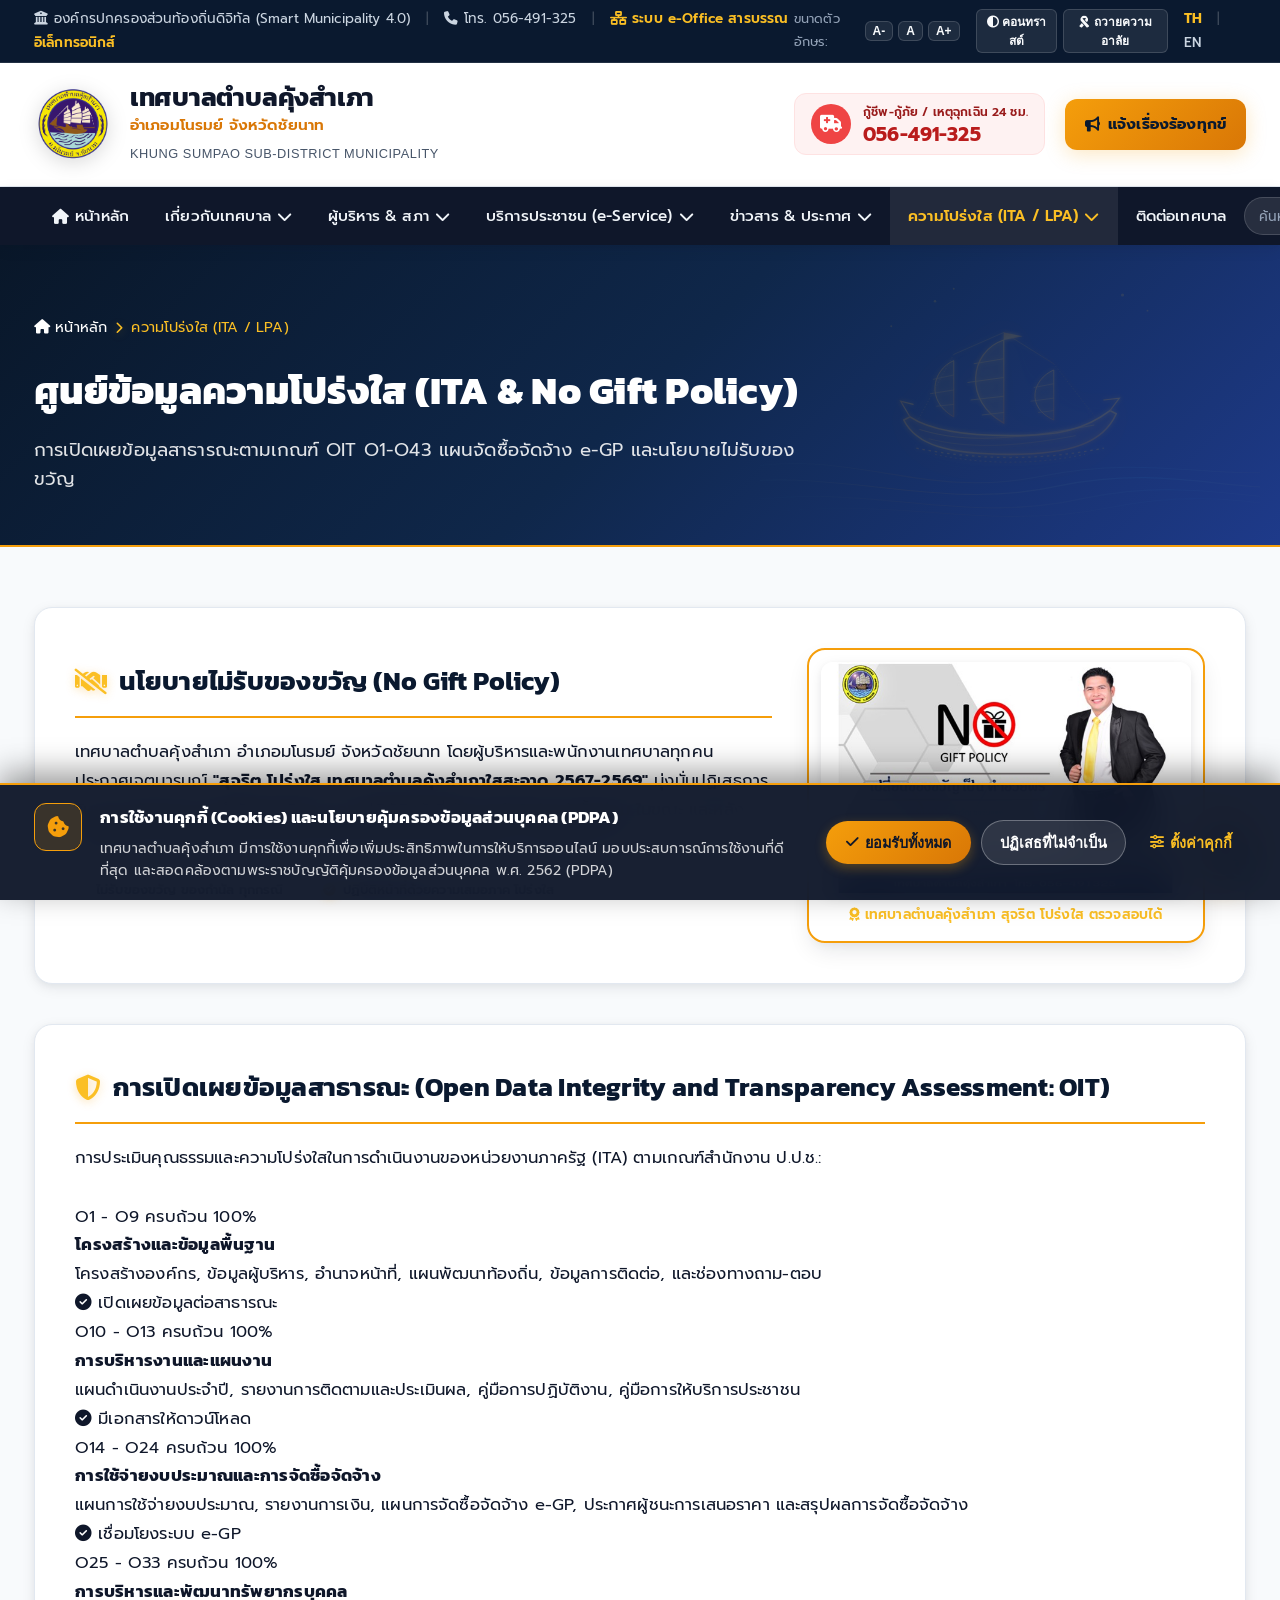
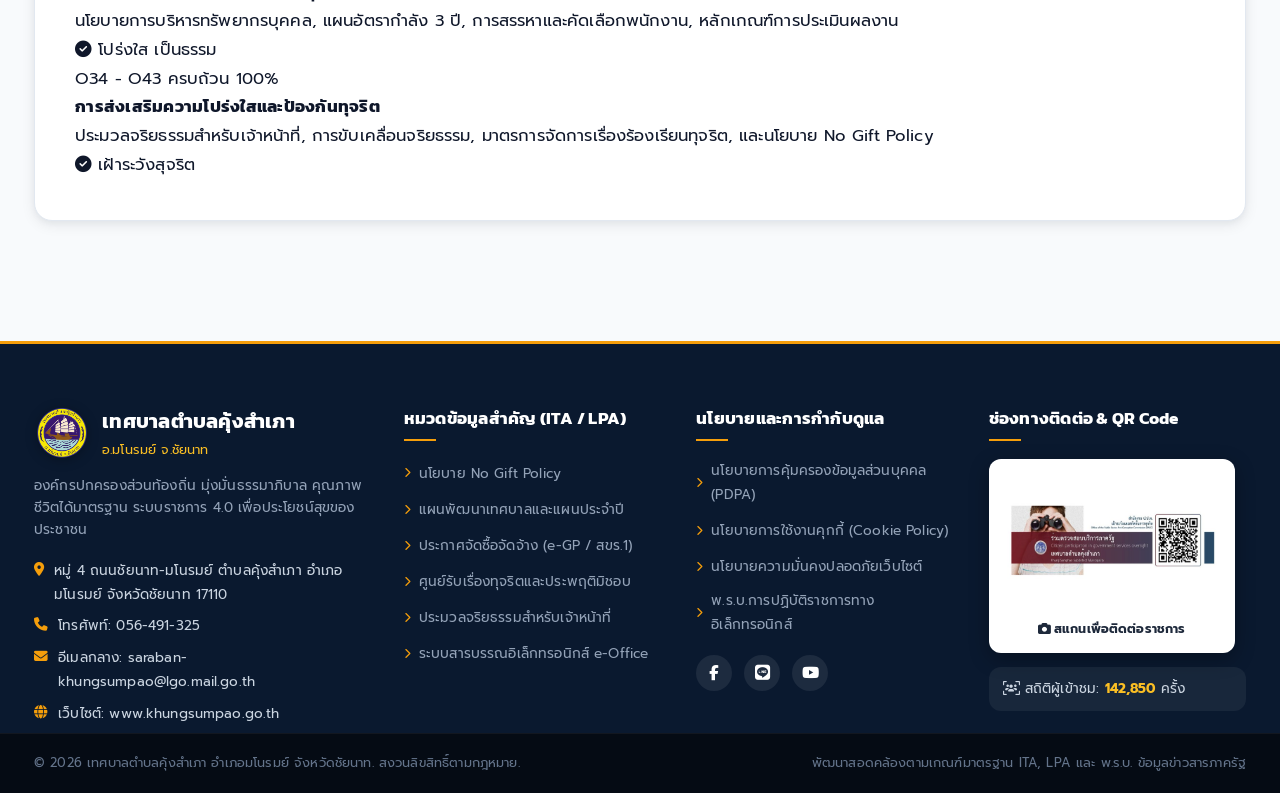
<file: ita.html>
<!DOCTYPE html>
<html lang="th">
<head>
    <meta charset="UTF-8">
    <meta name="viewport" content="width=device-width, initial-scale=1.0">
    <title>ศูนย์ข้อมูลความโปร่งใส (ITA & No Gift Policy) | เทศบาลตำบลคุ้งสำเภา อำเภอมโนรมย์ จังหวัดชัยนาท</title>
    <meta name="description" content="ศูนย์ข้อมูลความโปร่งใสและการประเมินคุณธรรมและความโปร่งใส (ITA / OIT O1-O43) นโยบาย No Gift Policy และแผนการใช้จ่ายงบประมาณ">
    
    <!-- Google Fonts: Prompt & Kanit (Modern, Friendly, Accessible) -->
    <link rel="preconnect" href="https://fonts.googleapis.com">
    <link rel="preconnect" href="https://fonts.gstatic.com" crossorigin>
    <link href="https://fonts.googleapis.com/css2?family=Kanit:wght@400;500;600;700;800&family=Prompt:ital,wght@0,300;0,400;0,500;0,600;0,700;0,800;1,300;1,400&display=swap" rel="stylesheet">
    
    <!-- Font Awesome Icons -->
    <link rel="stylesheet" href="https://cdnjs.cloudflare.com/ajax/libs/font-awesome/6.5.1/css/all.min.css">
    
    <!-- Core & Civic Styles -->
    <link rel="stylesheet" href="assets/css/style.css">
</head>
<body data-theme="light">

    <!-- 1. Top Accessibility Bar (มาตรฐานความเท่าเทียมและการเข้าถึงของรัฐ) -->
    <div class="top-bar">
        <div class="container top-bar-content">
            <div class="top-bar-left">
                <span><i class="fa-solid fa-building-columns"></i> องค์กรปกครองส่วนท้องถิ่นดิจิทัล (Smart Municipality 4.0)</span>
                <span class="divider">|</span>
                <span><i class="fa-solid fa-phone"></i> โทร. 056-491-325</span>
                <span class="divider">|</span>
                <a href="https://khungsumpao.c.eoffice.go.th/portal/" target="_blank" class="eoffice-link"><i class="fa-solid fa-network-wired"></i> ระบบ e-Office สารบรรณอิเล็กทรอนิกส์</a>
            </div>
            <div class="top-bar-right">
                <!-- Accessibility Controls (LPA ด้านการอำนวยความสะดวก) -->
                <div class="accessibility-ctrl">
                    <span class="ctrl-label">ขนาดตัวอักษร:</span>
                    <button id="btnFontDec" title="ลดขนาดตัวอักษร">A-</button>
                    <button id="btnFontReset" title="ขนาดตัวอักษรปกติ">A</button>
                    <button id="btnFontInc" title="เพิ่มขนาดตัวอักษร">A+</button>
                </div>
                <div class="theme-ctrl">
                    <button id="btnContrastToggle" title="โหมดคอนทราสต์สูง"><i class="fa-solid fa-circle-half-stroke"></i> คอนทราสต์</button>
                    <button id="btnMourningToggle" title="โหมดถวายความอาลัย"><i class="fa-solid fa-ribbon"></i> ถวายความอาลัย</button>
                </div>
                <div class="lang-switch">
                    <span class="lang active">TH</span>
                    <span class="divider">|</span>
                    <span class="lang">EN</span>
                </div>
            </div>
        </div>
    </div>

    <!-- 2. Main Header & Identity with Official Logo -->
    <header class="main-header">
        <div class="container header-container">
            <div class="brand-identity">
                <!-- Official Emblem Logo -->
                <a href="index.html" class="emblem-wrapper" title="เทศบาลตำบลคุ้งสำเภา">
                    <img src="assets/images/logo.png" alt="ตราสัญลักษณ์เทศบาลตำบลคุ้งสำเภา" class="official-logo-img">
                </a>
                <div class="brand-text">
                    <h1 class="brand-title-th">เทศบาลตำบลคุ้งสำเภา</h1>
                    <p class="brand-sub-th">อำเภอมโนรมย์ จังหวัดชัยนาท</p>
                    <span class="brand-title-en">Khung Sumpao Sub-district Municipality</span>
                </div>
            </div>

            <!-- Header Quick Actions & Hotline -->
            <div class="header-actions">
                <div class="hotline-box">
                    <div class="hotline-icon"><i class="fa-solid fa-truck-medical"></i></div>
                    <div class="hotline-info">
                        <span class="hotline-title">กู้ชีพ-กู้ภัย / เหตุฉุกเฉิน 24 ชม.</span>
                        <a href="tel:056491325" class="hotline-number">056-491-325</a>
                    </div>
                </div>
                <a href="contact.html#complain" class="btn-complain-header" id="btnComplainHeader">
                    <i class="fa-solid fa-bullhorn"></i> แจ้งเรื่องร้องทุกข์
                </a>
            </div>
        </div>
    </header>

    <!-- 3. Navigation Bar (สอดคล้องตามโครงสร้างจริงของเทศบาลตำบลคุ้งสำเภา & ITA O1-O43) -->
    <nav class="main-nav" id="mainNav">
        <div class="container nav-container">
            <button class="mobile-menu-toggle" id="mobileMenuToggle" aria-label="เปิดเมนู">
                <i class="fa-solid fa-bars"></i> เมนูหลัก
            </button>
            <ul class="nav-menu" id="navMenu">
                <li class="nav-item "><a href="index.html" class="nav-link"><i class="fa-solid fa-house"></i> หน้าหลัก</a></li>
                <li class="nav-item has-dropdown ">
                    <a href="about.html" class="nav-link">เกี่ยวกับเทศบาล <i class="fa-solid fa-chevron-down"></i></a>
                    <ul class="dropdown-menu">
                        <li><a href="about.html#history"><i class="fa-solid fa-landmark"></i> ประวัติเทศบาลตำบลคุ้งสำเภา</a></li>
                        <li><a href="about.html#info"><i class="fa-solid fa-circle-info"></i> ข้อมูลทั่วไปและสภาพพื้นที่</a></li>
                        <li><a href="about.html#vision"><i class="fa-solid fa-bullseye"></i> วิสัยทัศน์และพันธกิจ</a></li>
                        <li><a href="about.html#duties"><i class="fa-solid fa-scale-balanced"></i> อำนาจหน้าที่ตามกฎหมาย</a></li>
                    </ul>
                </li>
                <li class="nav-item has-dropdown ">
                    <a href="council.html" class="nav-link">ผู้บริหาร & สภา <i class="fa-solid fa-chevron-down"></i></a>
                    <ul class="dropdown-menu">
                        <li><a href="council.html#executives"><i class="fa-solid fa-user-tie"></i> คณะผู้บริหารเทศบาล</a></li>
                        <li><a href="council.html#council"><i class="fa-solid fa-users"></i> สมาชิกสภาเทศบาล</a></li>
                        <li><a href="structure.html"><i class="fa-solid fa-sitemap"></i> โครงสร้าง 7 ส่วนราชการ</a></li>
                    </ul>
                </li>
                <li class="nav-item has-dropdown ">
                    <a href="eservice.html" class="nav-link">บริการประชาชน (e-Service) <i class="fa-solid fa-chevron-down"></i></a>
                    <ul class="dropdown-menu">
                        <li><a href="eservice.html#overview"><i class="fa-solid fa-desktop"></i> ศูนย์บริการ e-Service Portal</a></li>
                        <li><a href="eservice.html#water"><i class="fa-solid fa-faucet-drip"></i> คำร้องขอใช้น้ำประปาออนไลน์</a></li>
                        <li><a href="eservice.html#venue"><i class="fa-solid fa-hotel"></i> คำร้องขอใช้สถานที่ราชการ</a></li>
                        <li><a href="eservice.html#tax"><i class="fa-solid fa-receipt"></i> ชำระภาษีท้องถิ่นและยื่นแบบ</a></li>
                        <li><a href="eservice.html#forms"><i class="fa-solid fa-file-pdf"></i> ดาวน์โหลดแบบฟอร์มคำร้อง</a></li>
                    </ul>
                </li>
                <li class="nav-item has-dropdown ">
                    <a href="news.html" class="nav-link">ข่าวสาร & ประกาศ <i class="fa-solid fa-chevron-down"></i></a>
                    <ul class="dropdown-menu">
                        <li><a href="news.html"><i class="fa-regular fa-newspaper"></i> ข่าวประชาสัมพันธ์ทั่วไป</a></li>
                        <li><a href="procurement.html"><i class="fa-solid fa-cart-shopping"></i> ประกาศจัดซื้อจัดจ้าง (e-GP)</a></li>
                        <li><a href="news.html#gallery"><i class="fa-solid fa-images"></i> ภาพกิจกรรมเทศบาล</a></li>
                    </ul>
                </li>
                <li class="nav-item has-dropdown active">
                    <a href="ita.html" class="nav-link highlight-ita">ความโปร่งใส (ITA / LPA) <i class="fa-solid fa-chevron-down"></i></a>
                    <ul class="dropdown-menu">
                        <li><a href="ita.html#oit"><i class="fa-solid fa-shield-halved"></i> การประเมิน ITA (OIT O1-O43)</a></li>
                        <li><a href="ita.html#no-gift"><i class="fa-solid fa-handshake-slash"></i> นโยบายไม่รับของขวัญ (No Gift Policy)</a></li>
                        <li><a href="ita.html#finance"><i class="fa-solid fa-chart-pie"></i> แผนการใช้จ่ายงบประมาณ</a></li>
                        <li><a href="ita.html#ethics"><i class="fa-solid fa-gavel"></i> ประมวลจริยธรรมเจ้าหน้าที่</a></li>
                    </ul>
                </li>
                <li class="nav-item "><a href="contact.html" class="nav-link">ติดต่อเทศบาล</a></li>
            </ul>
            <div class="nav-search">
                <input type="text" placeholder="ค้นหาข้อมูล / บริการ..." id="navSearchInput">
                <button type="button" aria-label="ค้นหา"><i class="fa-solid fa-magnifying-glass"></i></button>
            </div>
        </div>
    </nav>

    <!-- Subpage Hero Banner with Identity Watermark -->
    <section class="subpage-hero">
        <img src="assets/images/identity_ship_waves.svg" alt="อัตลักษณ์เรือสำเภาและคุ้งน้ำเจ้าพระยา" class="identity-watermark">
        <div class="container">
            <div class="subpage-breadcrumb">
                <a href="index.html"><i class="fa-solid fa-house"></i> หน้าหลัก</a>
                <i class="fa-solid fa-chevron-right text-gold" style="font-size: 0.75rem;"></i>
                <span>ความโปร่งใส (ITA / LPA)</span>
            </div>
            <h1 class="subpage-title">ศูนย์ข้อมูลความโปร่งใส (ITA & No Gift Policy)</h1>
            <p class="subpage-subtitle">การเปิดเผยข้อมูลสาธารณะตามเกณฑ์ OIT O1-O43 แผนจัดซื้อจัดจ้าง e-GP และนโยบายไม่รับของขวัญ</p>
        </div>
    </section>

    <main class="subpage-body">
        <div class="container">
            <!-- No Gift Policy Section -->
            <article class="civic-article-card" id="no-gift">
                <div class="ita-split-content">
                    <div>
                        <h2 class="civic-article-title"><i class="fa-solid fa-handshake-slash text-gold"></i> นโยบายไม่รับของขวัญ (No Gift Policy)</h2>
                        <p>
                            เทศบาลตำบลคุ้งสำเภา อำเภอมโนรมย์ จังหวัดชัยนาท โดยผู้บริหารและพนักงานเทศบาลทุกคน ประกาศเจตนารมณ์ <strong>"สุจริต โปร่งใส เทศบาลตำบลคุ้งสำเภาใสสะอาด 2567-2569"</strong> มุ่งมั่นปฏิเสธการรับของขวัญและของกำนัลทุกชนิดจากการปฏิบัติหน้าที่ (No Gift Policy) ทั้งก่อน ในขณะ และหลังปฏิบัติหน้าที่ เพื่อเสริมสร้างวัฒนธรรมองค์กรและค่านิยมสุจริตในการปฏิบัติราชการ
                        </p>
                        <div class="mayor-signature-line" style="margin-top: 20px;">
                            <div class="policy-pill" style="color: var(--text-main);"><i class="fa-solid fa-shield-check text-gold"></i> ไม่รับของขวัญ ของกำนัล ทุกกรณี</div>
                            <div class="policy-pill" style="color: var(--text-main);"><i class="fa-solid fa-check-circle text-gold"></i> ปฏิบัติหน้าที่ด้วยความเสมอภาค โปร่งใส</div>
                        </div>
                    </div>
                    <div class="no-gift-frame">
                        <img src="assets/images/no_gift_policy.jpg" alt="นโยบาย No Gift Policy เทศบาลตำบลคุ้งสำเภา" class="no-gift-img">
                        <span class="no-gift-caption"><i class="fa-solid fa-award"></i> เทศบาลตำบลคุ้งสำเภา สุจริต โปร่งใส ตรวจสอบได้</span>
                    </div>
                </div>
            </article>

            <!-- ITA OIT Indicators O1-O43 -->
            <article class="civic-article-card" id="oit">
                <h2 class="civic-article-title"><i class="fa-solid fa-shield-halved text-gold"></i> การเปิดเผยข้อมูลสาธารณะ (Open Data Integrity and Transparency Assessment: OIT)</h2>
                <p>การประเมินคุณธรรมและความโปร่งใสในการดำเนินงานของหน่วยงานภาครัฐ (ITA) ตามเกณฑ์สำนักงาน ป.ป.ช.:</p>

                <div class="ita-grid" style="margin-top: 30px;">
                    <div class="ita-card card-hover-lift">
                        <div class="ita-card-header">
                            <span class="ita-oit-range">O1 - O9</span>
                            <span class="ita-card-badge">ครบถ้วน 100%</span>
                        </div>
                        <h4 class="ita-group-title">โครงสร้างและข้อมูลพื้นฐาน</h4>
                        <p class="ita-group-desc">โครงสร้างองค์กร, ข้อมูลผู้บริหาร, อำนาจหน้าที่, แผนพัฒนาท้องถิ่น, ข้อมูลการติดต่อ, และช่องทางถาม-ตอบ</p>
                        <span class="ita-status-tag"><i class="fa-solid fa-circle-check"></i> เปิดเผยข้อมูลต่อสาธารณะ</span>
                    </div>

                    <div class="ita-card card-hover-lift">
                        <div class="ita-card-header">
                            <span class="ita-oit-range">O10 - O13</span>
                            <span class="ita-card-badge">ครบถ้วน 100%</span>
                        </div>
                        <h4 class="ita-group-title">การบริหารงานและแผนงาน</h4>
                        <p class="ita-group-desc">แผนดำเนินงานประจำปี, รายงานการติดตามและประเมินผล, คู่มือการปฏิบัติงาน, คู่มือการให้บริการประชาชน</p>
                        <span class="ita-status-tag"><i class="fa-solid fa-circle-check"></i> มีเอกสารให้ดาวน์โหลด</span>
                    </div>

                    <div class="ita-card card-hover-lift">
                        <div class="ita-card-header">
                            <span class="ita-oit-range">O14 - O24</span>
                            <span class="ita-card-badge">ครบถ้วน 100%</span>
                        </div>
                        <h4 class="ita-group-title">การใช้จ่ายงบประมาณและการจัดซื้อจัดจ้าง</h4>
                        <p class="ita-group-desc">แผนการใช้จ่ายงบประมาณ, รายงานการเงิน, แผนการจัดซื้อจัดจ้าง e-GP, ประกาศผู้ชนะการเสนอราคา และสรุปผลการจัดซื้อจัดจ้าง</p>
                        <span class="ita-status-tag"><i class="fa-solid fa-circle-check"></i> เชื่อมโยงระบบ e-GP</span>
                    </div>

                    <div class="ita-card card-hover-lift">
                        <div class="ita-card-header">
                            <span class="ita-oit-range">O25 - O33</span>
                            <span class="ita-card-badge">ครบถ้วน 100%</span>
                        </div>
                        <h4 class="ita-group-title">การบริหารและพัฒนาทรัพยากรบุคคล</h4>
                        <p class="ita-group-desc">นโยบายการบริหารทรัพยากรบุคคล, แผนอัตรากำลัง 3 ปี, การสรรหาและคัดเลือกพนักงาน, หลักเกณฑ์การประเมินผลงาน</p>
                        <span class="ita-status-tag"><i class="fa-solid fa-circle-check"></i> โปร่งใส เป็นธรรม</span>
                    </div>

                    <div class="ita-card card-hover-lift">
                        <div class="ita-card-header">
                            <span class="ita-oit-range">O34 - O43</span>
                            <span class="ita-card-badge">ครบถ้วน 100%</span>
                        </div>
                        <h4 class="ita-group-title">การส่งเสริมความโปร่งใสและป้องกันทุจริต</h4>
                        <p class="ita-group-desc">ประมวลจริยธรรมสำหรับเจ้าหน้าที่, การขับเคลื่อนจริยธรรม, มาตรการจัดการเรื่องร้องเรียนทุจริต, และนโยบาย No Gift Policy</p>
                        <span class="ita-status-tag"><i class="fa-solid fa-circle-check"></i> เฝ้าระวังสุจริต</span>
                    </div>
                </div>
            </article>
        </div>
    </main>

    <!-- Official Footer (มาตรฐานเว็บไซต์หน่วยงานรัฐตาม พ.ร.บ. ข้อมูลข่าวสาร & PDPA) -->
    <footer class="main-footer" id="contact">
        <div class="container footer-grid">
            <!-- Col 1: Contact Info with Official Logo -->
            <div class="footer-col">
                <div class="footer-logo">
                    <img src="assets/images/logo.png" alt="โลโก้เทศบาลตำบลคุ้งสำเภา" class="footer-logo-img">
                    <div>
                        <h3>เทศบาลตำบลคุ้งสำเภา</h3>
                        <span class="footer-sub">อ.มโนรมย์ จ.ชัยนาท</span>
                    </div>
                </div>
                <p class="footer-text">องค์กรปกครองส่วนท้องถิ่น มุ่งมั่นธรรมาภิบาล คุณภาพชีวิตได้มาตรฐาน ระบบราชการ 4.0 เพื่อประโยชน์สุขของประชาชน</p>
                <div class="contact-details">
                    <p><i class="fa-solid fa-location-dot"></i> หมู่ 4 ถนนชัยนาท-มโนรมย์ ตำบลคุ้งสำเภา อำเภอมโนรมย์ จังหวัดชัยนาท 17110</p>
                    <p><i class="fa-solid fa-phone"></i> โทรศัพท์: 056-491-325</p>
                    <p><i class="fa-solid fa-envelope"></i> อีเมลกลาง: saraban-khungsumpao@lgo.mail.go.th</p>
                    <p><i class="fa-solid fa-globe"></i> เว็บไซต์: www.khungsumpao.go.th</p>
                </div>
            </div>

            <!-- Col 2: Quick Links (LPA/ITA) -->
            <div class="footer-col">
                <h4 class="footer-heading">หมวดข้อมูลสำคัญ (ITA / LPA)</h4>
                <ul class="footer-links">
                    <li><a href="ita.html#no-gift"><i class="fa-solid fa-chevron-right"></i> นโยบาย No Gift Policy</a></li>
                    <li><a href="https://www.khungsumpao.go.th/Development%20plan.html" target="_blank"><i class="fa-solid fa-chevron-right"></i> แผนพัฒนาเทศบาลและแผนประจำปี</a></li>
                    <li><a href="procurement.html"><i class="fa-solid fa-chevron-right"></i> ประกาศจัดซื้อจัดจ้าง (e-GP / สขร.1)</a></li>
                    <li><a href="https://www.khungsumpao.go.th/จนท.ทุจริต/complaint_form.html" target="_blank"><i class="fa-solid fa-chevron-right"></i> ศูนย์รับเรื่องทุจริตและประพฤติมิชอบ</a></li>
                    <li><a href="https://www.khungsumpao.go.th/code%20of%20ethics.html" target="_blank"><i class="fa-solid fa-chevron-right"></i> ประมวลจริยธรรมสำหรับเจ้าหน้าที่</a></li>
                    <li><a href="https://khungsumpao.c.eoffice.go.th/portal/" target="_blank"><i class="fa-solid fa-chevron-right"></i> ระบบสารบรรณอิเล็กทรอนิกส์ e-Office</a></li>
                </ul>
            </div>

            <!-- Col 3: Legal & Standards (PDPA) -->
            <div class="footer-col">
                <h4 class="footer-heading">นโยบายและการกำกับดูแล</h4>
                <ul class="footer-links">
                    <li><a href="#"><i class="fa-solid fa-chevron-right"></i> นโยบายการคุ้มครองข้อมูลส่วนบุคคล (PDPA)</a></li>
                    <li><a href="#"><i class="fa-solid fa-chevron-right"></i> นโยบายการใช้งานคุกกี้ (Cookie Policy)</a></li>
                    <li><a href="#"><i class="fa-solid fa-chevron-right"></i> นโยบายความมั่นคงปลอดภัยเว็บไซต์</a></li>
                    <li><a href="https://www.khungsumpao.go.th/พรบ.elec.html" target="_blank"><i class="fa-solid fa-chevron-right"></i> พ.ร.บ.การปฏิบัติราชการทางอิเล็กทรอนิกส์</a></li>
                </ul>
                <div class="social-links">
                    <a href="https://www.facebook.com" target="_blank" title="Facebook เทศบาลตำบลคุ้งสำเภา"><i class="fa-brands fa-facebook-f"></i></a>
                    <a href="#" title="LINE Official"><i class="fa-brands fa-line"></i></a>
                    <a href="#" title="YouTube"><i class="fa-brands fa-youtube"></i></a>
                </div>
            </div>

            <!-- Col 4: Official QR Code & Visitor Stats -->
            <div class="footer-col">
                <h4 class="footer-heading">ช่องทางติดต่อ & QR Code</h4>
                <div class="qrcode-wrapper">
                    <img src="assets/images/qrcode_contact.jpg" alt="ช่องทางติดต่อและ QR Code เทศบาลตำบลคุ้งสำเภา" class="qrcode-img">
                    <span class="qrcode-hint"><i class="fa-solid fa-camera"></i> สแกนเพื่อติดต่อราชการ</span>
                </div>
                <div class="visitor-counter">
                    <span><i class="fa-solid fa-users-viewfinder"></i> สถิติผู้เข้าชม: <strong>142,850</strong> ครั้ง</span>
                </div>
            </div>
        </div>

        <div class="footer-bottom">
            <div class="container footer-bottom-content">
                <p>© 2026 เทศบาลตำบลคุ้งสำเภา อำเภอมโนรมย์ จังหวัดชัยนาท. สงวนลิขสิทธิ์ตามกฎหมาย.</p>
                <p>พัฒนาสอดคล้องตามเกณฑ์มาตรฐาน ITA, LPA และ พ.ร.บ. ข้อมูลข่าวสารภาครัฐ</p>
            </div>
        </div>
    </footer>

    <!-- 11. Cute Nong Sumpao AI Civic Assistant Widget (น้องสำเภา AI เรือสำเภาน้อย) -->
    <div class="ai-widget-wrapper" id="aiWidget">
        <!-- AI Chat Window -->
        <div class="ai-chat-window" id="aiChatWindow" aria-hidden="true">
            <div class="ai-chat-header">
                <div class="ai-header-profile">
                    <div class="ai-mascot-avatar">
                        <img src="assets/images/nong_sumpao_mascot.png" alt="น้องสำเภา AI เรือสำเภาน้อย">
                        <span class="ai-online-indicator"></span>
                    </div>
                    <div class="ai-header-info">
                        <h4 style="margin:0; font-size:1.02rem; font-weight:700; color:#fff;">น้องสำเภา AI</h4>
                        <span style="font-size:0.75rem; color:var(--gold-light);"><i class="fa-solid fa-circle" style="color:#10b981; font-size:0.6rem;"></i> ผู้ช่วยอัจฉริยะเทศบาลตำบลคุ้งสำเภา</span>
                    </div>
                </div>
                <button class="ai-close-btn" id="aiCloseBtn" aria-label="ปิดหน้าต่าง">&times;</button>
            </div>
            <div class="ai-chat-body" id="aiChatBody">
                <div class="ai-msg bot">
                    <div class="ai-msg-avatar">
                        <img src="assets/images/nong_sumpao_mascot.png" alt="น้องสำเภา">
                    </div>
                    <div class="ai-msg-bubble">
                        <p>สวัสดีครับ! ผมคือ <strong>"น้องสำเภา AI"</strong> เรือสำเภาน้อยผู้ช่วยอัจฉริยะประจำเทศบาลตำบลคุ้งสำเภา มีข้อสงสัยเรื่องขอน้ำประปา ชำระภาษี ร้องเรียน หรือบริการ e-Service สอบถามผมได้เลยครับ!</p>
                    </div>
                </div>
                <div class="ai-chips">
                    <button class="chip" data-query="ขอน้ำประปา">🚰 ขอน้ำประปาออนไลน์</button>
                    <button class="chip" data-query="ร้องเรียนร้องทุกข์">📢 แจ้งเรื่องร้องเรียน</button>
                    <button class="chip" data-query="ชำระภาษี">💰 ชำระภาษีท้องถิ่น</button>
                    <button class="chip" data-query="No Gift Policy">🛡️ นโยบาย No Gift</button>
                    <button class="chip" data-query="ติดต่อเทศบาล">📞 เบอร์ติดต่อทุกกอง</button>
                </div>
            </div>
            <div class="ai-chat-footer">
                <input type="text" id="aiInput" placeholder="พิมพ์คำถามของคุณที่นี่..." aria-label="พิมพ์ข้อความ">
                <button type="button" id="aiSendBtn" aria-label="ส่งข้อความ"><i class="fa-solid fa-paper-plane"></i></button>
            </div>
        </div>

        <!-- Cute Round Mascot Floating Action Button (FAB) -->
        <button class="ai-round-mascot-fab" id="aiFab" title="พูดคุยกับน้องสำเภา AI" aria-label="น้องสำเภา AI ผู้ช่วยอัจฉริยะ">
            <div class="ai-mascot-img-wrap">
                <img src="assets/images/nong_sumpao_mascot.png" alt="น้องสำเภา AI" class="nong-sumpao-img">
                <span class="ai-pulse-ring"></span>
                <span class="ai-live-badge">AI</span>
            </div>
            <span class="ai-fab-tooltip">คุยกับน้องสำเภา AI ⛵</span>
        </button>
    </div>

    <!-- PDPA Compliance & Cookie Consent System -->
    <div id="pdpa-banner" class="pdpa-banner" role="dialog" aria-modal="true" aria-labelledby="pdpa-title">
        <div class="container pdpa-container">
            <div class="pdpa-content">
                <div class="pdpa-icon-box"><i class="fa-solid fa-cookie-bite"></i></div>
                <div class="pdpa-text">
                    <h4 id="pdpa-title" class="pdpa-title">การใช้งานคุกกี้ (Cookies) และนโยบายคุ้มครองข้อมูลส่วนบุคคล (PDPA)</h4>
                    <p class="pdpa-desc">เทศบาลตำบลคุ้งสำเภา มีการใช้งานคุกกี้เพื่อเพิ่มประสิทธิภาพในการให้บริการออนไลน์ มอบประสบการณ์การใช้งานที่ดีที่สุด และสอดคล้องตามพระราชบัญญัติคุ้มครองข้อมูลส่วนบุคคล พ.ศ. 2562 (PDPA)</p>
                </div>
            </div>
            <div class="pdpa-actions">
                <button type="button" class="btn btn-pdpa-accept" id="btn-pdpa-accept-all"><i class="fa-solid fa-check"></i> ยอมรับทั้งหมด</button>
                <button type="button" class="btn btn-pdpa-reject" id="btn-pdpa-reject">ปฏิเสธที่ไม่จำเป็น</button>
                <button type="button" class="btn btn-pdpa-settings" id="btn-pdpa-open-settings"><i class="fa-solid fa-sliders"></i> ตั้งค่าคุกกี้</button>
            </div>
        </div>
    </div>

    <!-- Core Civic JavaScript -->
    <script src="assets/js/main.js"></script>
</body>
</html>
</file>
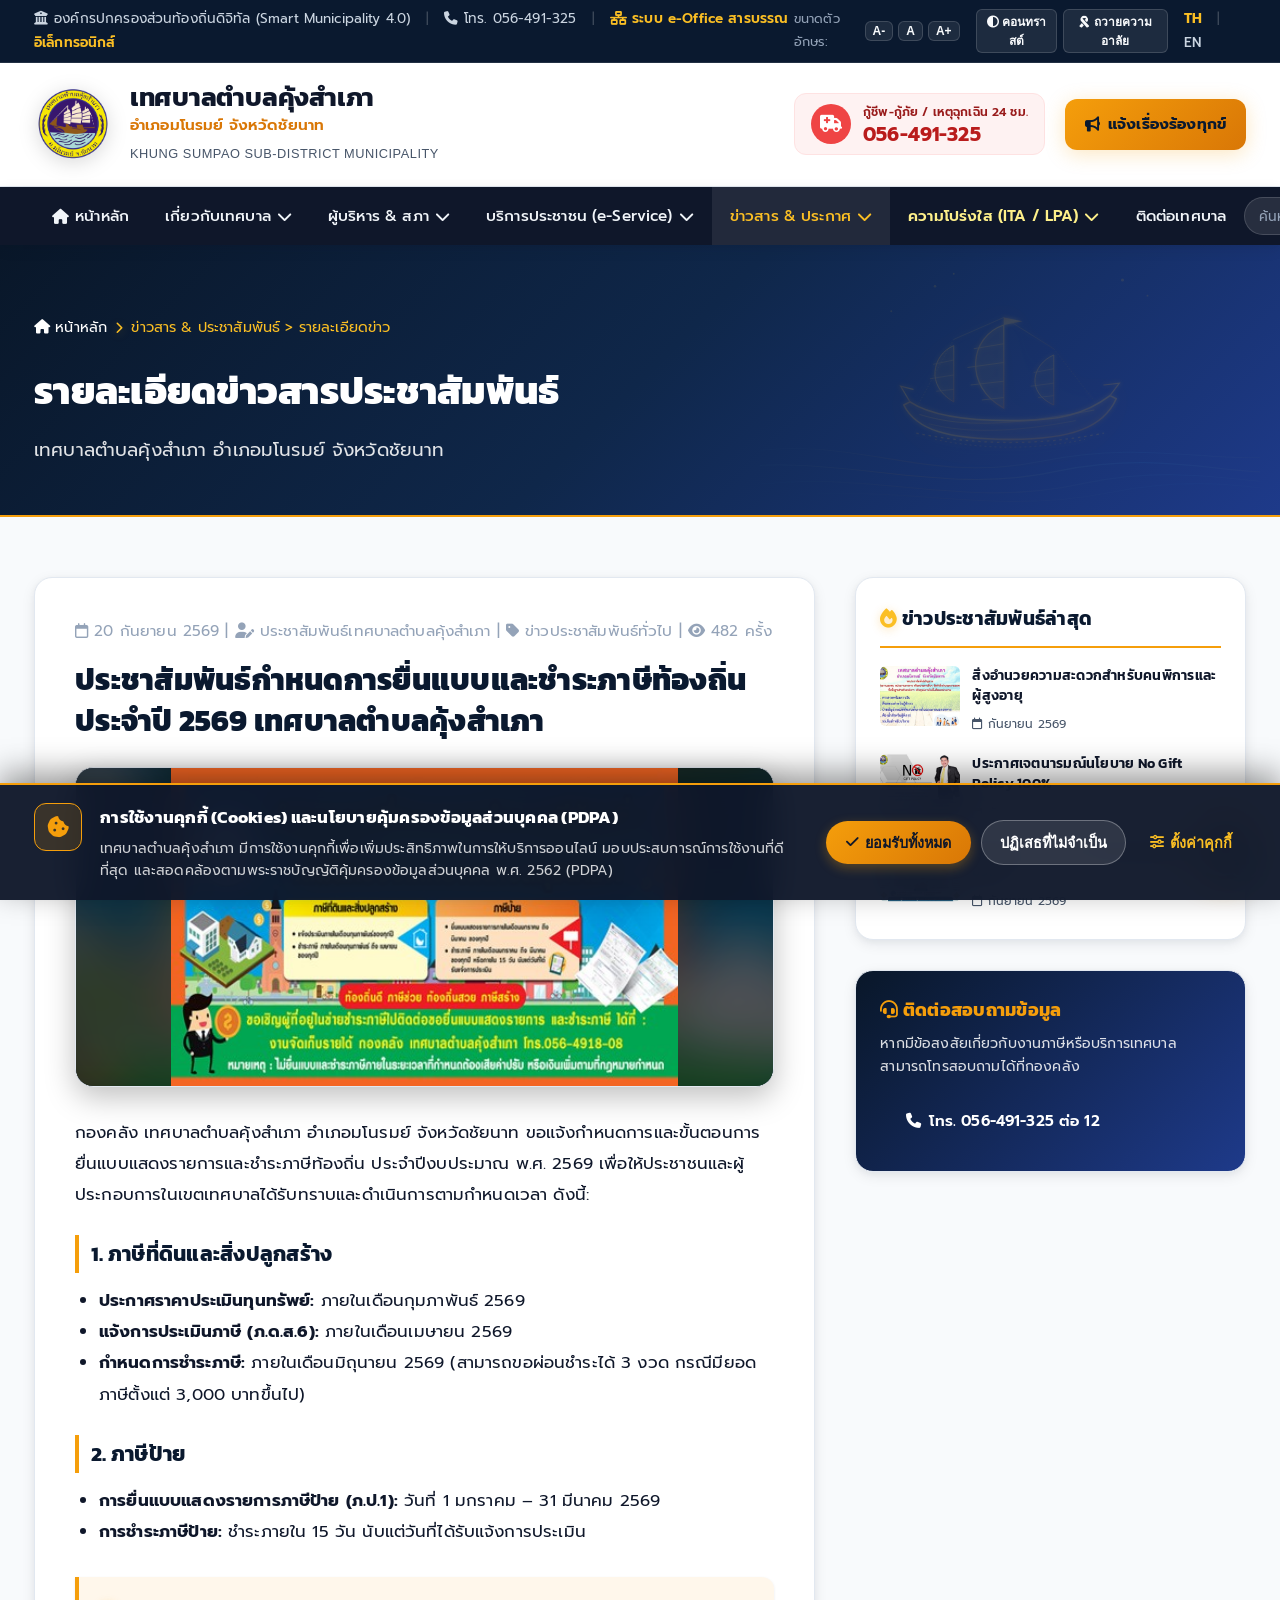
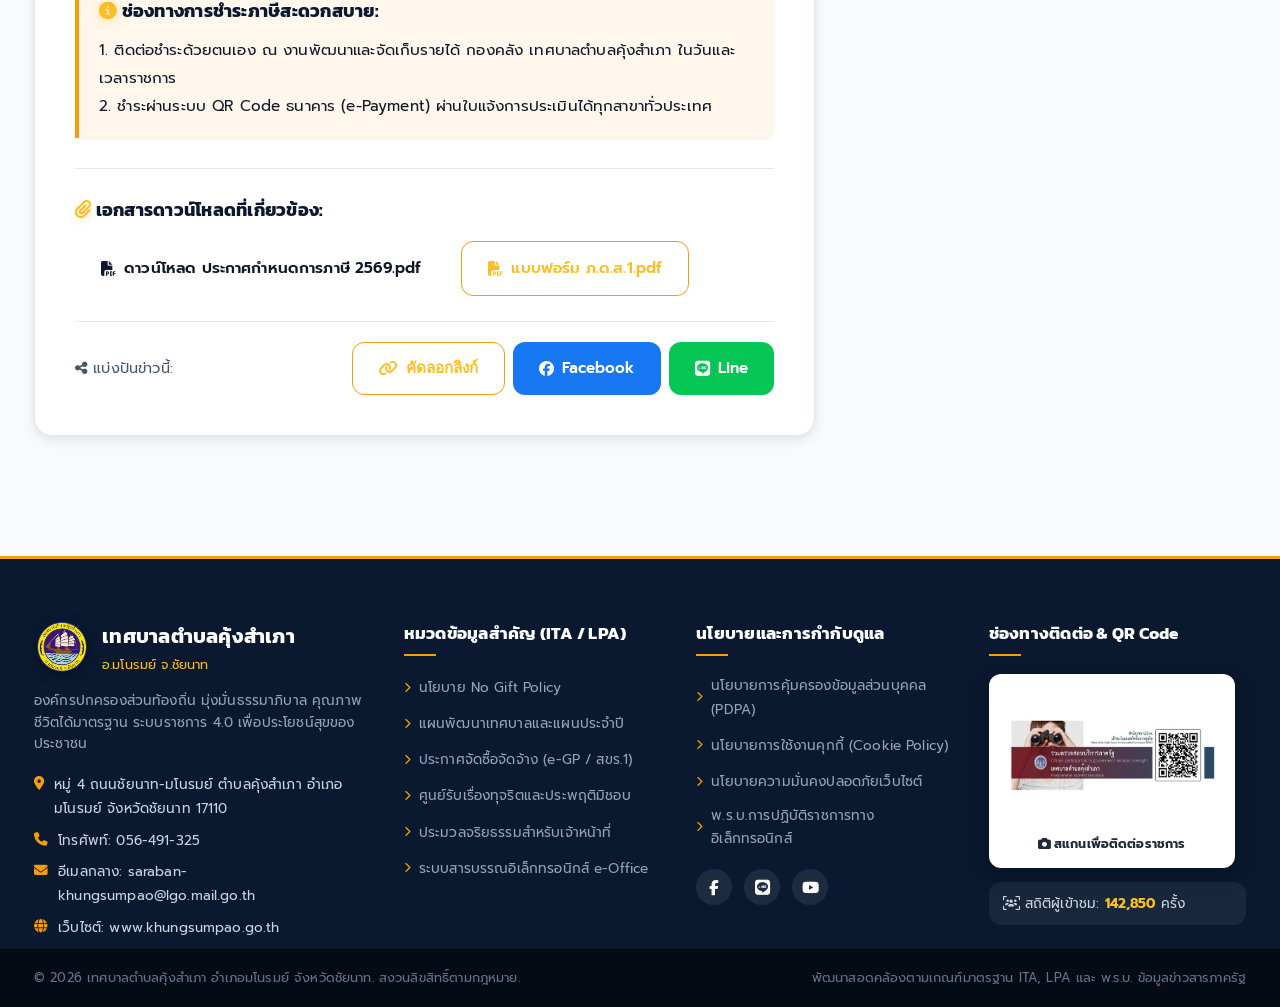
<file: news-detail.html>
<!DOCTYPE html>
<html lang="th">
<head>
    <meta charset="UTF-8">
    <meta name="viewport" content="width=device-width, initial-scale=1.0">
    <title>รายละเอียดข่าวสารประชาสัมพันธ์ | เทศบาลตำบลคุ้งสำเภา อำเภอมโนรมย์ จังหวัดชัยนาท</title>
    <meta name="description" content="รายละเอียดข่าวสาร ประกาศเทศบาลตำบลคุ้งสำเภา อำเภอมโนรมย์ จังหวัดชัยนาท เอกสารแนบและช่องทางติดต่อ">
    
    <!-- Google Fonts: Prompt & Kanit (Modern, Friendly, Accessible) -->
    <link rel="preconnect" href="https://fonts.googleapis.com">
    <link rel="preconnect" href="https://fonts.gstatic.com" crossorigin>
    <link href="https://fonts.googleapis.com/css2?family=Kanit:wght@400;500;600;700;800&family=Prompt:ital,wght@0,300;0,400;0,500;0,600;0,700;0,800;1,300;1,400&display=swap" rel="stylesheet">
    
    <!-- Font Awesome Icons -->
    <link rel="stylesheet" href="https://cdnjs.cloudflare.com/ajax/libs/font-awesome/6.5.1/css/all.min.css">
    
    <!-- Core & Civic Styles -->
    <link rel="stylesheet" href="assets/css/style.css">
</head>
<body data-theme="light">

    <!-- 1. Top Accessibility Bar (มาตรฐานความเท่าเทียมและการเข้าถึงของรัฐ) -->
    <div class="top-bar">
        <div class="container top-bar-content">
            <div class="top-bar-left">
                <span><i class="fa-solid fa-building-columns"></i> องค์กรปกครองส่วนท้องถิ่นดิจิทัล (Smart Municipality 4.0)</span>
                <span class="divider">|</span>
                <span><i class="fa-solid fa-phone"></i> โทร. 056-491-325</span>
                <span class="divider">|</span>
                <a href="https://khungsumpao.c.eoffice.go.th/portal/" target="_blank" class="eoffice-link"><i class="fa-solid fa-network-wired"></i> ระบบ e-Office สารบรรณอิเล็กทรอนิกส์</a>
            </div>
            <div class="top-bar-right">
                <!-- Accessibility Controls (LPA ด้านการอำนวยความสะดวก) -->
                <div class="accessibility-ctrl">
                    <span class="ctrl-label">ขนาดตัวอักษร:</span>
                    <button id="btnFontDec" title="ลดขนาดตัวอักษร">A-</button>
                    <button id="btnFontReset" title="ขนาดตัวอักษรปกติ">A</button>
                    <button id="btnFontInc" title="เพิ่มขนาดตัวอักษร">A+</button>
                </div>
                <div class="theme-ctrl">
                    <button id="btnContrastToggle" title="โหมดคอนทราสต์สูง"><i class="fa-solid fa-circle-half-stroke"></i> คอนทราสต์</button>
                    <button id="btnMourningToggle" title="โหมดถวายความอาลัย"><i class="fa-solid fa-ribbon"></i> ถวายความอาลัย</button>
                </div>
                <div class="lang-switch">
                    <span class="lang active">TH</span>
                    <span class="divider">|</span>
                    <span class="lang">EN</span>
                </div>
            </div>
        </div>
    </div>

    <!-- 2. Main Header & Identity with Official Logo -->
    <header class="main-header">
        <div class="container header-container">
            <div class="brand-identity">
                <!-- Official Emblem Logo -->
                <a href="index.html" class="emblem-wrapper" title="เทศบาลตำบลคุ้งสำเภา">
                    <img src="assets/images/logo.png" alt="ตราสัญลักษณ์เทศบาลตำบลคุ้งสำเภา" class="official-logo-img">
                </a>
                <div class="brand-text">
                    <h1 class="brand-title-th">เทศบาลตำบลคุ้งสำเภา</h1>
                    <p class="brand-sub-th">อำเภอมโนรมย์ จังหวัดชัยนาท</p>
                    <span class="brand-title-en">Khung Sumpao Sub-district Municipality</span>
                </div>
            </div>

            <!-- Header Quick Actions & Hotline -->
            <div class="header-actions">
                <div class="hotline-box">
                    <div class="hotline-icon"><i class="fa-solid fa-truck-medical"></i></div>
                    <div class="hotline-info">
                        <span class="hotline-title">กู้ชีพ-กู้ภัย / เหตุฉุกเฉิน 24 ชม.</span>
                        <a href="tel:056491325" class="hotline-number">056-491-325</a>
                    </div>
                </div>
                <a href="contact.html#complain" class="btn-complain-header" id="btnComplainHeader">
                    <i class="fa-solid fa-bullhorn"></i> แจ้งเรื่องร้องทุกข์
                </a>
            </div>
        </div>
    </header>

    <!-- 3. Navigation Bar (สอดคล้องตามโครงสร้างจริงของเทศบาลตำบลคุ้งสำเภา & ITA O1-O43) -->
    <nav class="main-nav" id="mainNav">
        <div class="container nav-container">
            <button class="mobile-menu-toggle" id="mobileMenuToggle" aria-label="เปิดเมนู">
                <i class="fa-solid fa-bars"></i> เมนูหลัก
            </button>
            <ul class="nav-menu" id="navMenu">
                <li class="nav-item "><a href="index.html" class="nav-link"><i class="fa-solid fa-house"></i> หน้าหลัก</a></li>
                <li class="nav-item has-dropdown ">
                    <a href="about.html" class="nav-link">เกี่ยวกับเทศบาล <i class="fa-solid fa-chevron-down"></i></a>
                    <ul class="dropdown-menu">
                        <li><a href="about.html#history"><i class="fa-solid fa-landmark"></i> ประวัติเทศบาลตำบลคุ้งสำเภา</a></li>
                        <li><a href="about.html#info"><i class="fa-solid fa-circle-info"></i> ข้อมูลทั่วไปและสภาพพื้นที่</a></li>
                        <li><a href="about.html#vision"><i class="fa-solid fa-bullseye"></i> วิสัยทัศน์และพันธกิจ</a></li>
                        <li><a href="about.html#duties"><i class="fa-solid fa-scale-balanced"></i> อำนาจหน้าที่ตามกฎหมาย</a></li>
                    </ul>
                </li>
                <li class="nav-item has-dropdown ">
                    <a href="council.html" class="nav-link">ผู้บริหาร & สภา <i class="fa-solid fa-chevron-down"></i></a>
                    <ul class="dropdown-menu">
                        <li><a href="council.html#executives"><i class="fa-solid fa-user-tie"></i> คณะผู้บริหารเทศบาล</a></li>
                        <li><a href="council.html#council"><i class="fa-solid fa-users"></i> สมาชิกสภาเทศบาล</a></li>
                        <li><a href="structure.html"><i class="fa-solid fa-sitemap"></i> โครงสร้าง 7 ส่วนราชการ</a></li>
                    </ul>
                </li>
                <li class="nav-item has-dropdown ">
                    <a href="eservice.html" class="nav-link">บริการประชาชน (e-Service) <i class="fa-solid fa-chevron-down"></i></a>
                    <ul class="dropdown-menu">
                        <li><a href="eservice.html#overview"><i class="fa-solid fa-desktop"></i> ศูนย์บริการ e-Service Portal</a></li>
                        <li><a href="eservice.html#water"><i class="fa-solid fa-faucet-drip"></i> คำร้องขอใช้น้ำประปาออนไลน์</a></li>
                        <li><a href="eservice.html#venue"><i class="fa-solid fa-hotel"></i> คำร้องขอใช้สถานที่ราชการ</a></li>
                        <li><a href="eservice.html#tax"><i class="fa-solid fa-receipt"></i> ชำระภาษีท้องถิ่นและยื่นแบบ</a></li>
                        <li><a href="eservice.html#forms"><i class="fa-solid fa-file-pdf"></i> ดาวน์โหลดแบบฟอร์มคำร้อง</a></li>
                    </ul>
                </li>
                <li class="nav-item has-dropdown active">
                    <a href="news.html" class="nav-link">ข่าวสาร & ประกาศ <i class="fa-solid fa-chevron-down"></i></a>
                    <ul class="dropdown-menu">
                        <li><a href="news.html"><i class="fa-regular fa-newspaper"></i> ข่าวประชาสัมพันธ์ทั่วไป</a></li>
                        <li><a href="procurement.html"><i class="fa-solid fa-cart-shopping"></i> ประกาศจัดซื้อจัดจ้าง (e-GP)</a></li>
                        <li><a href="news.html#gallery"><i class="fa-solid fa-images"></i> ภาพกิจกรรมเทศบาล</a></li>
                    </ul>
                </li>
                <li class="nav-item has-dropdown ">
                    <a href="ita.html" class="nav-link highlight-ita">ความโปร่งใส (ITA / LPA) <i class="fa-solid fa-chevron-down"></i></a>
                    <ul class="dropdown-menu">
                        <li><a href="ita.html#oit"><i class="fa-solid fa-shield-halved"></i> การประเมิน ITA (OIT O1-O43)</a></li>
                        <li><a href="ita.html#no-gift"><i class="fa-solid fa-handshake-slash"></i> นโยบายไม่รับของขวัญ (No Gift Policy)</a></li>
                        <li><a href="ita.html#finance"><i class="fa-solid fa-chart-pie"></i> แผนการใช้จ่ายงบประมาณ</a></li>
                        <li><a href="ita.html#ethics"><i class="fa-solid fa-gavel"></i> ประมวลจริยธรรมเจ้าหน้าที่</a></li>
                    </ul>
                </li>
                <li class="nav-item "><a href="contact.html" class="nav-link">ติดต่อเทศบาล</a></li>
            </ul>
            <div class="nav-search">
                <input type="text" placeholder="ค้นหาข้อมูล / บริการ..." id="navSearchInput">
                <button type="button" aria-label="ค้นหา"><i class="fa-solid fa-magnifying-glass"></i></button>
            </div>
        </div>
    </nav>

    <!-- Subpage Hero Banner with Identity Watermark -->
    <section class="subpage-hero">
        <img src="assets/images/identity_ship_waves.svg" alt="อัตลักษณ์เรือสำเภาและคุ้งน้ำเจ้าพระยา" class="identity-watermark">
        <div class="container">
            <div class="subpage-breadcrumb">
                <a href="index.html"><i class="fa-solid fa-house"></i> หน้าหลัก</a>
                <i class="fa-solid fa-chevron-right text-gold" style="font-size: 0.75rem;"></i>
                <span>ข่าวสาร & ประชาสัมพันธ์ > รายละเอียดข่าว</span>
            </div>
            <h1 class="subpage-title">รายละเอียดข่าวสารประชาสัมพันธ์</h1>
            <p class="subpage-subtitle">เทศบาลตำบลคุ้งสำเภา อำเภอมโนรมย์ จังหวัดชัยนาท</p>
        </div>
    </section>

    <main class="subpage-body">
        <div class="container">
            <div style="display: grid; grid-template-columns: 2fr 1fr; gap: 40px;" class="news-detail-layout">
                <!-- Article Column -->
                <article class="civic-article-card" style="padding: 40px;">
                    <div class="news-meta" style="font-size: 0.95rem; margin-bottom: 14px;">
                        <span><i class="fa-regular fa-calendar"></i> 20 กันยายน 2569</span> | 
                        <span><i class="fa-solid fa-user-pen"></i> ประชาสัมพันธ์เทศบาลตำบลคุ้งสำเภา</span> | 
                        <span><i class="fa-solid fa-tag"></i> ข่าวประชาสัมพันธ์ทั่วไป</span> | 
                        <span><i class="fa-solid fa-eye"></i> 482 ครั้ง</span>
                    </div>

                    <h2 style="font-size: 1.85rem; font-weight: 800; color: var(--primary-dark); line-height: 1.4; margin-bottom: 25px;">
                        ประชาสัมพันธ์กำหนดการยื่นแบบและชำระภาษีท้องถิ่น ประจำปี 2569 เทศบาลตำบลคุ้งสำเภา
                    </h2>

                    <!-- Main Image with Smart Containment -->
                    <div class="activity-photo-box" style="margin-bottom: 30px; aspect-ratio: 16 / 10; max-height: 440px;">
                        <div class="act-ambient-bg" style="background-image: url('assets/images/banner_activity_1.jpg');"></div>
                        <img src="assets/images/banner_activity_1.jpg" alt="กำหนดการยื่นแบบและชำระภาษีท้องถิ่น" onclick="openLightbox(this.src, this.alt)" style="cursor: zoom-in;">
                    </div>

                    <div style="font-size: 1.05rem; line-height: 1.85; color: var(--text-main);">
                        <p>
                            กองคลัง เทศบาลตำบลคุ้งสำเภา อำเภอมโนรมย์ จังหวัดชัยนาท ขอแจ้งกำหนดการและขั้นตอนการยื่นแบบแสดงรายการและชำระภาษีท้องถิ่น ประจำปีงบประมาณ พ.ศ. 2569 เพื่อให้ประชาชนและผู้ประกอบการในเขตเทศบาลได้รับทราบและดำเนินการตามกำหนดเวลา ดังนี้:
                        </p>

                        <h3 style="font-size: 1.3rem; margin: 25px 0 12px; color: var(--primary-dark); border-left: 4px solid var(--gold); padding-left: 12px;">
                            1. ภาษีที่ดินและสิ่งปลูกสร้าง
                        </h3>
                        <ul style="padding-left: 24px; margin-bottom: 20px;">
                            <li><strong>ประกาศราคาประเมินทุนทรัพย์:</strong> ภายในเดือนกุมภาพันธ์ 2569</li>
                            <li><strong>แจ้งการประเมินภาษี (ภ.ด.ส.6):</strong> ภายในเดือนเมษายน 2569</li>
                            <li><strong>กำหนดการชำระภาษี:</strong> ภายในเดือนมิถุนายน 2569 (สามารถขอผ่อนชำระได้ 3 งวด กรณีมียอดภาษีตั้งแต่ 3,000 บาทขึ้นไป)</li>
                        </ul>

                        <h3 style="font-size: 1.3rem; margin: 25px 0 12px; color: var(--primary-dark); border-left: 4px solid var(--gold); padding-left: 12px;">
                            2. ภาษีป้าย
                        </h3>
                        <ul style="padding-left: 24px; margin-bottom: 20px;">
                            <li><strong>การยื่นแบบแสดงรายการภาษีป้าย (ภ.ป.1):</strong> วันที่ 1 มกราคม – 31 มีนาคม 2569</li>
                            <li><strong>การชำระภาษีป้าย:</strong> ชำระภายใน 15 วัน นับแต่วันที่ได้รับแจ้งการประเมิน</li>
                        </ul>

                        <div class="civic-fact-card" style="margin: 30px 0; background: rgba(245, 158, 11, 0.08); border-left-color: var(--gold);">
                            <h4 style="font-size: 1.1rem; color: var(--primary-dark); margin-bottom: 8px;"><i class="fa-solid fa-circle-info text-gold"></i> ช่องทางการชำระภาษีสะดวกสบาย:</h4>
                            <p style="margin: 0; font-size: 0.95rem;">
                                1. ติดต่อชำระด้วยตนเอง ณ งานพัฒนาและจัดเก็บรายได้ กองคลัง เทศบาลตำบลคุ้งสำเภา ในวันและเวลาราชการ<br>
                                2. ชำระผ่านระบบ QR Code ธนาคาร (e-Payment) ผ่านใบแจ้งการประเมินได้ทุกสาขาทั่วประเทศ
                            </p>
                        </div>
                    </div>

                    <!-- Attachments -->
                    <div style="border-top: 1px solid var(--border-color); padding-top: 25px; margin-top: 30px;">
                        <h4 style="font-size: 1.15rem; color: var(--primary-dark); margin-bottom: 15px;"><i class="fa-solid fa-paperclip text-gold"></i> เอกสารดาวน์โหลดที่เกี่ยวข้อง:</h4>
                        <div style="display: flex; gap: 14px; flex-wrap: wrap;">
                            <a href="#" class="btn btn-sm btn-gold"><i class="fa-solid fa-file-pdf"></i> ดาวน์โหลด ประกาศกำหนดการภาษี 2569.pdf</a>
                            <a href="#" class="btn btn-sm btn-outline-civic"><i class="fa-solid fa-file-pdf"></i> แบบฟอร์ม ภ.ด.ส.1.pdf</a>
                        </div>
                    </div>

                    <!-- Share buttons -->
                    <div style="display: flex; align-items: center; justify-content: space-between; border-top: 1px solid var(--border-color); padding-top: 20px; margin-top: 25px; flex-wrap: wrap; gap: 14px;">
                        <span style="font-size: 0.9rem; color: var(--text-muted);"><i class="fa-solid fa-share-nodes"></i> แบ่งปันข่าวนี้:</span>
                        <div style="display: flex; gap: 8px;">
                            <button type="button" class="btn btn-sm btn-outline-civic" onclick="alert('คัดลอกลิงก์เรียบร้อยแล้ว!')"><i class="fa-solid fa-link"></i> คัดลอกลิงก์</button>
                            <a href="https://www.facebook.com" target="_blank" class="btn btn-sm" style="background: #1877f2; color: #fff;"><i class="fa-brands fa-facebook"></i> Facebook</a>
                            <a href="https://line.me" target="_blank" class="btn btn-sm" style="background: #06c755; color: #fff;"><i class="fa-brands fa-line"></i> Line</a>
                        </div>
                    </div>
                </article>

                <!-- Sidebar Column -->
                <aside class="news-detail-sidebar">
                    <div class="civic-article-card" style="padding: 24px; margin-bottom: 30px;">
                        <h3 style="font-size: 1.2rem; color: var(--primary-dark); margin-bottom: 18px; padding-bottom: 10px; border-bottom: 2px solid var(--gold);"><i class="fa-solid fa-fire text-gold"></i> ข่าวประชาสัมพันธ์ล่าสุด</h3>
                        
                        <div style="display: flex; flex-direction: column; gap: 16px;">
                            <a href="news-detail.html?id=accessibility" style="text-decoration: none; color: inherit; display: flex; gap: 12px;" class="card-hover-lift">
                                <img src="assets/images/banner_slide_1.jpg" style="width: 80px; height: 60px; object-fit: cover; border-radius: var(--radius-sm); flex-shrink: 0;" alt="ข่าว">
                                <div>
                                    <h4 style="font-size: 0.88rem; font-weight: 600; line-height: 1.4; margin: 0 0 4px; color: var(--text-main);">สิ่งอำนวยความสะดวกสำหรับคนพิการและผู้สูงอายุ</h4>
                                    <span style="font-size: 0.75rem; color: var(--text-muted);"><i class="fa-regular fa-calendar"></i> กันยายน 2569</span>
                                </div>
                            </a>

                            <a href="news-detail.html?id=no-gift" style="text-decoration: none; color: inherit; display: flex; gap: 12px;" class="card-hover-lift">
                                <img src="assets/images/no_gift_policy.jpg" style="width: 80px; height: 60px; object-fit: cover; border-radius: var(--radius-sm); flex-shrink: 0;" alt="ข่าว">
                                <div>
                                    <h4 style="font-size: 0.88rem; font-weight: 600; line-height: 1.4; margin: 0 0 4px; color: var(--text-main);">ประกาศเจตนารมณ์นโยบาย No Gift Policy 100%</h4>
                                    <span style="font-size: 0.75rem; color: var(--text-muted);"><i class="fa-regular fa-calendar"></i> กันยายน 2569</span>
                                </div>
                            </a>

                            <a href="eservice.html" style="text-decoration: none; color: inherit; display: flex; gap: 12px;" class="card-hover-lift">
                                <img src="assets/images/banner_eservice.jpg" style="width: 80px; height: 60px; object-fit: cover; border-radius: var(--radius-sm); flex-shrink: 0;" alt="ข่าว">
                                <div>
                                    <h4 style="font-size: 0.88rem; font-weight: 600; line-height: 1.4; margin: 0 0 4px; color: var(--text-main);">บริการ e-Service ท้องถิ่นออนไลน์ 24 ชั่วโมง</h4>
                                    <span style="font-size: 0.75rem; color: var(--text-muted);"><i class="fa-regular fa-calendar"></i> กันยายน 2569</span>
                                </div>
                            </a>
                        </div>
                    </div>

                    <!-- Quick e-Service Card -->
                    <div class="civic-article-card" style="padding: 24px; background: linear-gradient(135deg, #091729, #1e3a8a); color: #fff;">
                        <h4 style="font-size: 1.1rem; color: var(--gold); margin-bottom: 8px;"><i class="fa-solid fa-headset"></i> ติดต่อสอบถามข้อมูล</h4>
                        <p style="font-size: 0.88rem; color: rgba(255,255,255,0.85); line-height: 1.6; margin-bottom: 16px;">หากมีข้อสงสัยเกี่ยวกับงานภาษีหรือบริการเทศบาล สามารถโทรสอบถามได้ที่กองคลัง</p>
                        <a href="tel:056491325" class="btn btn-gold btn-sm" style="width: 100%; text-align: center;"><i class="fa-solid fa-phone"></i> โทร. 056-491-325 ต่อ 12</a>
                    </div>
                </aside>
            </div>
        </div>
    </main>

    <!-- Official Footer (มาตรฐานเว็บไซต์หน่วยงานรัฐตาม พ.ร.บ. ข้อมูลข่าวสาร & PDPA) -->
    <footer class="main-footer" id="contact">
        <div class="container footer-grid">
            <!-- Col 1: Contact Info with Official Logo -->
            <div class="footer-col">
                <div class="footer-logo">
                    <img src="assets/images/logo.png" alt="โลโก้เทศบาลตำบลคุ้งสำเภา" class="footer-logo-img">
                    <div>
                        <h3>เทศบาลตำบลคุ้งสำเภา</h3>
                        <span class="footer-sub">อ.มโนรมย์ จ.ชัยนาท</span>
                    </div>
                </div>
                <p class="footer-text">องค์กรปกครองส่วนท้องถิ่น มุ่งมั่นธรรมาภิบาล คุณภาพชีวิตได้มาตรฐาน ระบบราชการ 4.0 เพื่อประโยชน์สุขของประชาชน</p>
                <div class="contact-details">
                    <p><i class="fa-solid fa-location-dot"></i> หมู่ 4 ถนนชัยนาท-มโนรมย์ ตำบลคุ้งสำเภา อำเภอมโนรมย์ จังหวัดชัยนาท 17110</p>
                    <p><i class="fa-solid fa-phone"></i> โทรศัพท์: 056-491-325</p>
                    <p><i class="fa-solid fa-envelope"></i> อีเมลกลาง: saraban-khungsumpao@lgo.mail.go.th</p>
                    <p><i class="fa-solid fa-globe"></i> เว็บไซต์: www.khungsumpao.go.th</p>
                </div>
            </div>

            <!-- Col 2: Quick Links (LPA/ITA) -->
            <div class="footer-col">
                <h4 class="footer-heading">หมวดข้อมูลสำคัญ (ITA / LPA)</h4>
                <ul class="footer-links">
                    <li><a href="ita.html#no-gift"><i class="fa-solid fa-chevron-right"></i> นโยบาย No Gift Policy</a></li>
                    <li><a href="https://www.khungsumpao.go.th/Development%20plan.html" target="_blank"><i class="fa-solid fa-chevron-right"></i> แผนพัฒนาเทศบาลและแผนประจำปี</a></li>
                    <li><a href="procurement.html"><i class="fa-solid fa-chevron-right"></i> ประกาศจัดซื้อจัดจ้าง (e-GP / สขร.1)</a></li>
                    <li><a href="https://www.khungsumpao.go.th/จนท.ทุจริต/complaint_form.html" target="_blank"><i class="fa-solid fa-chevron-right"></i> ศูนย์รับเรื่องทุจริตและประพฤติมิชอบ</a></li>
                    <li><a href="https://www.khungsumpao.go.th/code%20of%20ethics.html" target="_blank"><i class="fa-solid fa-chevron-right"></i> ประมวลจริยธรรมสำหรับเจ้าหน้าที่</a></li>
                    <li><a href="https://khungsumpao.c.eoffice.go.th/portal/" target="_blank"><i class="fa-solid fa-chevron-right"></i> ระบบสารบรรณอิเล็กทรอนิกส์ e-Office</a></li>
                </ul>
            </div>

            <!-- Col 3: Legal & Standards (PDPA) -->
            <div class="footer-col">
                <h4 class="footer-heading">นโยบายและการกำกับดูแล</h4>
                <ul class="footer-links">
                    <li><a href="#"><i class="fa-solid fa-chevron-right"></i> นโยบายการคุ้มครองข้อมูลส่วนบุคคล (PDPA)</a></li>
                    <li><a href="#"><i class="fa-solid fa-chevron-right"></i> นโยบายการใช้งานคุกกี้ (Cookie Policy)</a></li>
                    <li><a href="#"><i class="fa-solid fa-chevron-right"></i> นโยบายความมั่นคงปลอดภัยเว็บไซต์</a></li>
                    <li><a href="https://www.khungsumpao.go.th/พรบ.elec.html" target="_blank"><i class="fa-solid fa-chevron-right"></i> พ.ร.บ.การปฏิบัติราชการทางอิเล็กทรอนิกส์</a></li>
                </ul>
                <div class="social-links">
                    <a href="https://www.facebook.com" target="_blank" title="Facebook เทศบาลตำบลคุ้งสำเภา"><i class="fa-brands fa-facebook-f"></i></a>
                    <a href="#" title="LINE Official"><i class="fa-brands fa-line"></i></a>
                    <a href="#" title="YouTube"><i class="fa-brands fa-youtube"></i></a>
                </div>
            </div>

            <!-- Col 4: Official QR Code & Visitor Stats -->
            <div class="footer-col">
                <h4 class="footer-heading">ช่องทางติดต่อ & QR Code</h4>
                <div class="qrcode-wrapper">
                    <img src="assets/images/qrcode_contact.jpg" alt="ช่องทางติดต่อและ QR Code เทศบาลตำบลคุ้งสำเภา" class="qrcode-img">
                    <span class="qrcode-hint"><i class="fa-solid fa-camera"></i> สแกนเพื่อติดต่อราชการ</span>
                </div>
                <div class="visitor-counter">
                    <span><i class="fa-solid fa-users-viewfinder"></i> สถิติผู้เข้าชม: <strong>142,850</strong> ครั้ง</span>
                </div>
            </div>
        </div>

        <div class="footer-bottom">
            <div class="container footer-bottom-content">
                <p>© 2026 เทศบาลตำบลคุ้งสำเภา อำเภอมโนรมย์ จังหวัดชัยนาท. สงวนลิขสิทธิ์ตามกฎหมาย.</p>
                <p>พัฒนาสอดคล้องตามเกณฑ์มาตรฐาน ITA, LPA และ พ.ร.บ. ข้อมูลข่าวสารภาครัฐ</p>
            </div>
        </div>
    </footer>

    <!-- 11. Cute Nong Sumpao AI Civic Assistant Widget (น้องสำเภา AI เรือสำเภาน้อย) -->
    <div class="ai-widget-wrapper" id="aiWidget">
        <!-- AI Chat Window -->
        <div class="ai-chat-window" id="aiChatWindow" aria-hidden="true">
            <div class="ai-chat-header">
                <div class="ai-header-profile">
                    <div class="ai-mascot-avatar">
                        <img src="assets/images/nong_sumpao_mascot.png" alt="น้องสำเภา AI เรือสำเภาน้อย">
                        <span class="ai-online-indicator"></span>
                    </div>
                    <div class="ai-header-info">
                        <h4 style="margin:0; font-size:1.02rem; font-weight:700; color:#fff;">น้องสำเภา AI</h4>
                        <span style="font-size:0.75rem; color:var(--gold-light);"><i class="fa-solid fa-circle" style="color:#10b981; font-size:0.6rem;"></i> ผู้ช่วยอัจฉริยะเทศบาลตำบลคุ้งสำเภา</span>
                    </div>
                </div>
                <button class="ai-close-btn" id="aiCloseBtn" aria-label="ปิดหน้าต่าง">&times;</button>
            </div>
            <div class="ai-chat-body" id="aiChatBody">
                <div class="ai-msg bot">
                    <div class="ai-msg-avatar">
                        <img src="assets/images/nong_sumpao_mascot.png" alt="น้องสำเภา">
                    </div>
                    <div class="ai-msg-bubble">
                        <p>สวัสดีครับ! ผมคือ <strong>"น้องสำเภา AI"</strong> เรือสำเภาน้อยผู้ช่วยอัจฉริยะประจำเทศบาลตำบลคุ้งสำเภา มีข้อสงสัยเรื่องขอน้ำประปา ชำระภาษี ร้องเรียน หรือบริการ e-Service สอบถามผมได้เลยครับ!</p>
                    </div>
                </div>
                <div class="ai-chips">
                    <button class="chip" data-query="ขอน้ำประปา">🚰 ขอน้ำประปาออนไลน์</button>
                    <button class="chip" data-query="ร้องเรียนร้องทุกข์">📢 แจ้งเรื่องร้องเรียน</button>
                    <button class="chip" data-query="ชำระภาษี">💰 ชำระภาษีท้องถิ่น</button>
                    <button class="chip" data-query="No Gift Policy">🛡️ นโยบาย No Gift</button>
                    <button class="chip" data-query="ติดต่อเทศบาล">📞 เบอร์ติดต่อทุกกอง</button>
                </div>
            </div>
            <div class="ai-chat-footer">
                <input type="text" id="aiInput" placeholder="พิมพ์คำถามของคุณที่นี่..." aria-label="พิมพ์ข้อความ">
                <button type="button" id="aiSendBtn" aria-label="ส่งข้อความ"><i class="fa-solid fa-paper-plane"></i></button>
            </div>
        </div>

        <!-- Cute Round Mascot Floating Action Button (FAB) -->
        <button class="ai-round-mascot-fab" id="aiFab" title="พูดคุยกับน้องสำเภา AI" aria-label="น้องสำเภา AI ผู้ช่วยอัจฉริยะ">
            <div class="ai-mascot-img-wrap">
                <img src="assets/images/nong_sumpao_mascot.png" alt="น้องสำเภา AI" class="nong-sumpao-img">
                <span class="ai-pulse-ring"></span>
                <span class="ai-live-badge">AI</span>
            </div>
            <span class="ai-fab-tooltip">คุยกับน้องสำเภา AI ⛵</span>
        </button>
    </div>

    <!-- PDPA Compliance & Cookie Consent System -->
    <div id="pdpa-banner" class="pdpa-banner" role="dialog" aria-modal="true" aria-labelledby="pdpa-title">
        <div class="container pdpa-container">
            <div class="pdpa-content">
                <div class="pdpa-icon-box"><i class="fa-solid fa-cookie-bite"></i></div>
                <div class="pdpa-text">
                    <h4 id="pdpa-title" class="pdpa-title">การใช้งานคุกกี้ (Cookies) และนโยบายคุ้มครองข้อมูลส่วนบุคคล (PDPA)</h4>
                    <p class="pdpa-desc">เทศบาลตำบลคุ้งสำเภา มีการใช้งานคุกกี้เพื่อเพิ่มประสิทธิภาพในการให้บริการออนไลน์ มอบประสบการณ์การใช้งานที่ดีที่สุด และสอดคล้องตามพระราชบัญญัติคุ้มครองข้อมูลส่วนบุคคล พ.ศ. 2562 (PDPA)</p>
                </div>
            </div>
            <div class="pdpa-actions">
                <button type="button" class="btn btn-pdpa-accept" id="btn-pdpa-accept-all"><i class="fa-solid fa-check"></i> ยอมรับทั้งหมด</button>
                <button type="button" class="btn btn-pdpa-reject" id="btn-pdpa-reject">ปฏิเสธที่ไม่จำเป็น</button>
                <button type="button" class="btn btn-pdpa-settings" id="btn-pdpa-open-settings"><i class="fa-solid fa-sliders"></i> ตั้งค่าคุกกี้</button>
            </div>
        </div>
    </div>

    <!-- Core Civic JavaScript -->
    <script src="assets/js/main.js"></script>
</body>
</html>
</file>
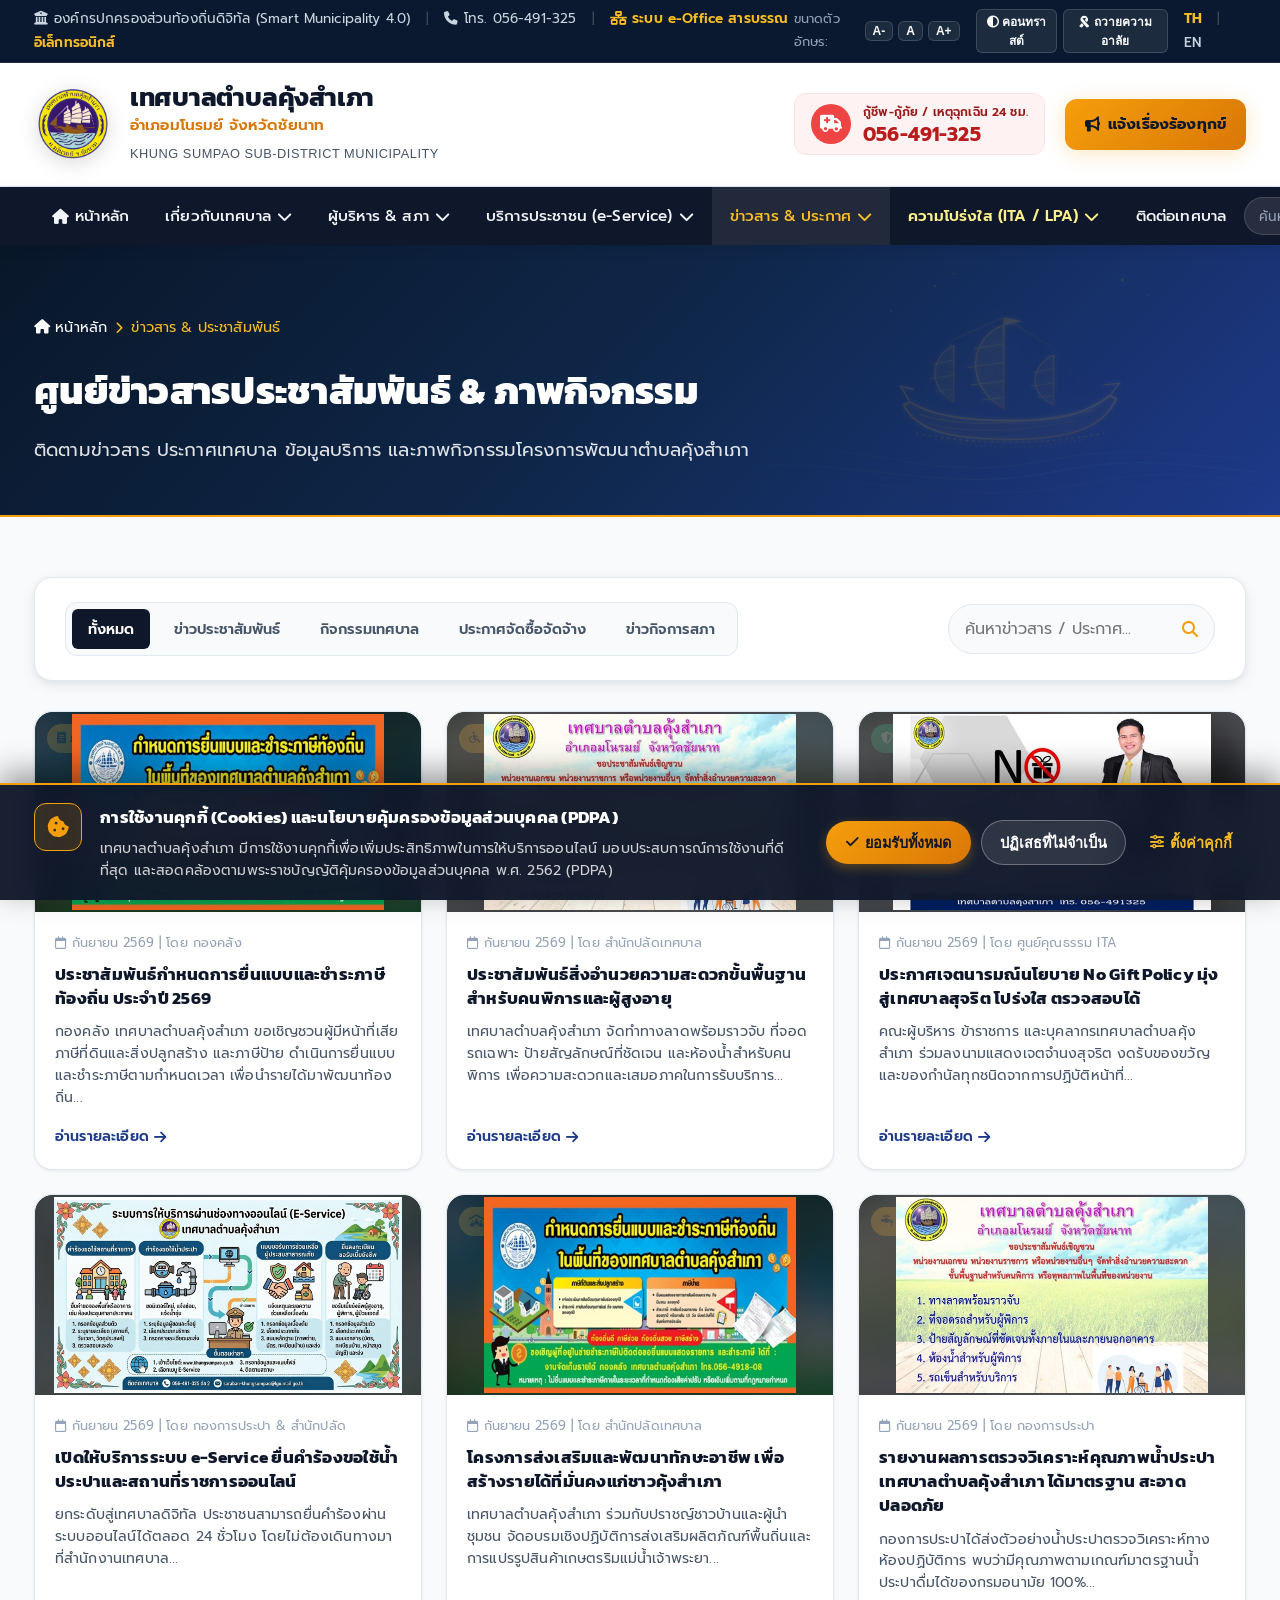
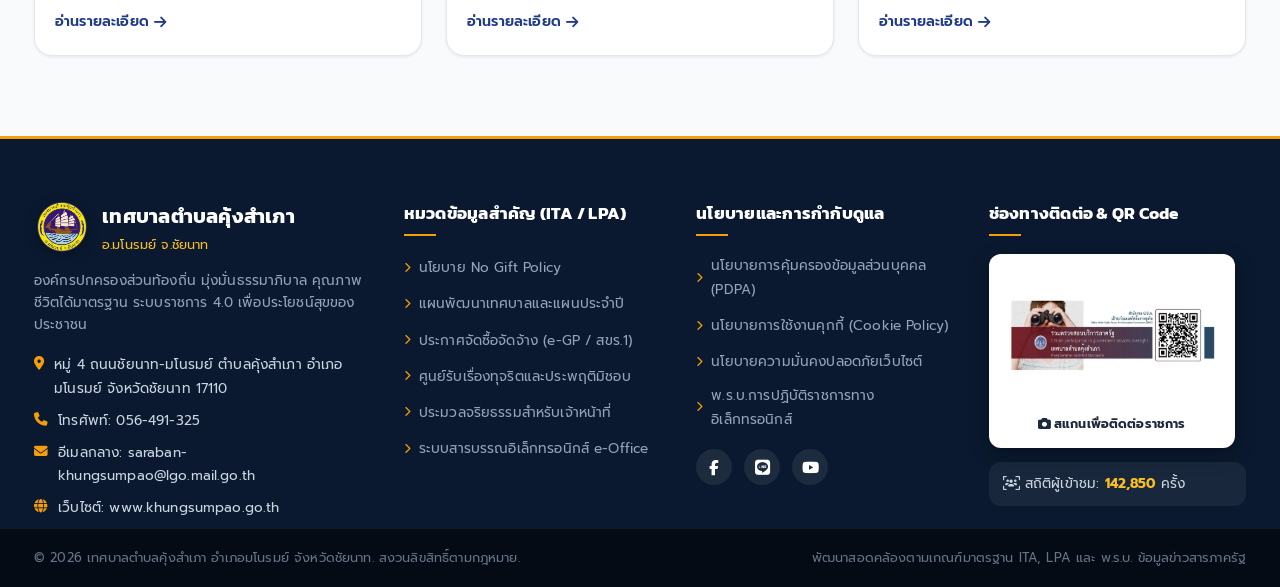
<file: news.html>
<!DOCTYPE html>
<html lang="th">
<head>
    <meta charset="UTF-8">
    <meta name="viewport" content="width=device-width, initial-scale=1.0">
    <title>ข่าวสารและกิจกรรมประชาสัมพันธ์ | เทศบาลตำบลคุ้งสำเภา อำเภอมโนรมย์ จังหวัดชัยนาท</title>
    <meta name="description" content="ศูนย์รวมข่าวสารประชาสัมพันธ์ กิจกรรมเทศบาล ประกาศสำคัญ และภาพกิจกรรมชุมชน เทศบาลตำบลคุ้งสำเภา">
    
    <!-- Google Fonts: Prompt & Kanit (Modern, Friendly, Accessible) -->
    <link rel="preconnect" href="https://fonts.googleapis.com">
    <link rel="preconnect" href="https://fonts.gstatic.com" crossorigin>
    <link href="https://fonts.googleapis.com/css2?family=Kanit:wght@400;500;600;700;800&family=Prompt:ital,wght@0,300;0,400;0,500;0,600;0,700;0,800;1,300;1,400&display=swap" rel="stylesheet">
    
    <!-- Font Awesome Icons -->
    <link rel="stylesheet" href="https://cdnjs.cloudflare.com/ajax/libs/font-awesome/6.5.1/css/all.min.css">
    
    <!-- Core & Civic Styles -->
    <link rel="stylesheet" href="assets/css/style.css">
</head>
<body data-theme="light">

    <!-- 1. Top Accessibility Bar (มาตรฐานความเท่าเทียมและการเข้าถึงของรัฐ) -->
    <div class="top-bar">
        <div class="container top-bar-content">
            <div class="top-bar-left">
                <span><i class="fa-solid fa-building-columns"></i> องค์กรปกครองส่วนท้องถิ่นดิจิทัล (Smart Municipality 4.0)</span>
                <span class="divider">|</span>
                <span><i class="fa-solid fa-phone"></i> โทร. 056-491-325</span>
                <span class="divider">|</span>
                <a href="https://khungsumpao.c.eoffice.go.th/portal/" target="_blank" class="eoffice-link"><i class="fa-solid fa-network-wired"></i> ระบบ e-Office สารบรรณอิเล็กทรอนิกส์</a>
            </div>
            <div class="top-bar-right">
                <!-- Accessibility Controls (LPA ด้านการอำนวยความสะดวก) -->
                <div class="accessibility-ctrl">
                    <span class="ctrl-label">ขนาดตัวอักษร:</span>
                    <button id="btnFontDec" title="ลดขนาดตัวอักษร">A-</button>
                    <button id="btnFontReset" title="ขนาดตัวอักษรปกติ">A</button>
                    <button id="btnFontInc" title="เพิ่มขนาดตัวอักษร">A+</button>
                </div>
                <div class="theme-ctrl">
                    <button id="btnContrastToggle" title="โหมดคอนทราสต์สูง"><i class="fa-solid fa-circle-half-stroke"></i> คอนทราสต์</button>
                    <button id="btnMourningToggle" title="โหมดถวายความอาลัย"><i class="fa-solid fa-ribbon"></i> ถวายความอาลัย</button>
                </div>
                <div class="lang-switch">
                    <span class="lang active">TH</span>
                    <span class="divider">|</span>
                    <span class="lang">EN</span>
                </div>
            </div>
        </div>
    </div>

    <!-- 2. Main Header & Identity with Official Logo -->
    <header class="main-header">
        <div class="container header-container">
            <div class="brand-identity">
                <!-- Official Emblem Logo -->
                <a href="index.html" class="emblem-wrapper" title="เทศบาลตำบลคุ้งสำเภา">
                    <img src="assets/images/logo.png" alt="ตราสัญลักษณ์เทศบาลตำบลคุ้งสำเภา" class="official-logo-img">
                </a>
                <div class="brand-text">
                    <h1 class="brand-title-th">เทศบาลตำบลคุ้งสำเภา</h1>
                    <p class="brand-sub-th">อำเภอมโนรมย์ จังหวัดชัยนาท</p>
                    <span class="brand-title-en">Khung Sumpao Sub-district Municipality</span>
                </div>
            </div>

            <!-- Header Quick Actions & Hotline -->
            <div class="header-actions">
                <div class="hotline-box">
                    <div class="hotline-icon"><i class="fa-solid fa-truck-medical"></i></div>
                    <div class="hotline-info">
                        <span class="hotline-title">กู้ชีพ-กู้ภัย / เหตุฉุกเฉิน 24 ชม.</span>
                        <a href="tel:056491325" class="hotline-number">056-491-325</a>
                    </div>
                </div>
                <a href="contact.html#complain" class="btn-complain-header" id="btnComplainHeader">
                    <i class="fa-solid fa-bullhorn"></i> แจ้งเรื่องร้องทุกข์
                </a>
            </div>
        </div>
    </header>

    <!-- 3. Navigation Bar (สอดคล้องตามโครงสร้างจริงของเทศบาลตำบลคุ้งสำเภา & ITA O1-O43) -->
    <nav class="main-nav" id="mainNav">
        <div class="container nav-container">
            <button class="mobile-menu-toggle" id="mobileMenuToggle" aria-label="เปิดเมนู">
                <i class="fa-solid fa-bars"></i> เมนูหลัก
            </button>
            <ul class="nav-menu" id="navMenu">
                <li class="nav-item "><a href="index.html" class="nav-link"><i class="fa-solid fa-house"></i> หน้าหลัก</a></li>
                <li class="nav-item has-dropdown ">
                    <a href="about.html" class="nav-link">เกี่ยวกับเทศบาล <i class="fa-solid fa-chevron-down"></i></a>
                    <ul class="dropdown-menu">
                        <li><a href="about.html#history"><i class="fa-solid fa-landmark"></i> ประวัติเทศบาลตำบลคุ้งสำเภา</a></li>
                        <li><a href="about.html#info"><i class="fa-solid fa-circle-info"></i> ข้อมูลทั่วไปและสภาพพื้นที่</a></li>
                        <li><a href="about.html#vision"><i class="fa-solid fa-bullseye"></i> วิสัยทัศน์และพันธกิจ</a></li>
                        <li><a href="about.html#duties"><i class="fa-solid fa-scale-balanced"></i> อำนาจหน้าที่ตามกฎหมาย</a></li>
                    </ul>
                </li>
                <li class="nav-item has-dropdown ">
                    <a href="council.html" class="nav-link">ผู้บริหาร & สภา <i class="fa-solid fa-chevron-down"></i></a>
                    <ul class="dropdown-menu">
                        <li><a href="council.html#executives"><i class="fa-solid fa-user-tie"></i> คณะผู้บริหารเทศบาล</a></li>
                        <li><a href="council.html#council"><i class="fa-solid fa-users"></i> สมาชิกสภาเทศบาล</a></li>
                        <li><a href="structure.html"><i class="fa-solid fa-sitemap"></i> โครงสร้าง 7 ส่วนราชการ</a></li>
                    </ul>
                </li>
                <li class="nav-item has-dropdown ">
                    <a href="eservice.html" class="nav-link">บริการประชาชน (e-Service) <i class="fa-solid fa-chevron-down"></i></a>
                    <ul class="dropdown-menu">
                        <li><a href="eservice.html#overview"><i class="fa-solid fa-desktop"></i> ศูนย์บริการ e-Service Portal</a></li>
                        <li><a href="eservice.html#water"><i class="fa-solid fa-faucet-drip"></i> คำร้องขอใช้น้ำประปาออนไลน์</a></li>
                        <li><a href="eservice.html#venue"><i class="fa-solid fa-hotel"></i> คำร้องขอใช้สถานที่ราชการ</a></li>
                        <li><a href="eservice.html#tax"><i class="fa-solid fa-receipt"></i> ชำระภาษีท้องถิ่นและยื่นแบบ</a></li>
                        <li><a href="eservice.html#forms"><i class="fa-solid fa-file-pdf"></i> ดาวน์โหลดแบบฟอร์มคำร้อง</a></li>
                    </ul>
                </li>
                <li class="nav-item has-dropdown active">
                    <a href="news.html" class="nav-link">ข่าวสาร & ประกาศ <i class="fa-solid fa-chevron-down"></i></a>
                    <ul class="dropdown-menu">
                        <li><a href="news.html"><i class="fa-regular fa-newspaper"></i> ข่าวประชาสัมพันธ์ทั่วไป</a></li>
                        <li><a href="procurement.html"><i class="fa-solid fa-cart-shopping"></i> ประกาศจัดซื้อจัดจ้าง (e-GP)</a></li>
                        <li><a href="news.html#gallery"><i class="fa-solid fa-images"></i> ภาพกิจกรรมเทศบาล</a></li>
                    </ul>
                </li>
                <li class="nav-item has-dropdown ">
                    <a href="ita.html" class="nav-link highlight-ita">ความโปร่งใส (ITA / LPA) <i class="fa-solid fa-chevron-down"></i></a>
                    <ul class="dropdown-menu">
                        <li><a href="ita.html#oit"><i class="fa-solid fa-shield-halved"></i> การประเมิน ITA (OIT O1-O43)</a></li>
                        <li><a href="ita.html#no-gift"><i class="fa-solid fa-handshake-slash"></i> นโยบายไม่รับของขวัญ (No Gift Policy)</a></li>
                        <li><a href="ita.html#finance"><i class="fa-solid fa-chart-pie"></i> แผนการใช้จ่ายงบประมาณ</a></li>
                        <li><a href="ita.html#ethics"><i class="fa-solid fa-gavel"></i> ประมวลจริยธรรมเจ้าหน้าที่</a></li>
                    </ul>
                </li>
                <li class="nav-item "><a href="contact.html" class="nav-link">ติดต่อเทศบาล</a></li>
            </ul>
            <div class="nav-search">
                <input type="text" placeholder="ค้นหาข้อมูล / บริการ..." id="navSearchInput">
                <button type="button" aria-label="ค้นหา"><i class="fa-solid fa-magnifying-glass"></i></button>
            </div>
        </div>
    </nav>

    <!-- Subpage Hero Banner with Identity Watermark -->
    <section class="subpage-hero">
        <img src="assets/images/identity_ship_waves.svg" alt="อัตลักษณ์เรือสำเภาและคุ้งน้ำเจ้าพระยา" class="identity-watermark">
        <div class="container">
            <div class="subpage-breadcrumb">
                <a href="index.html"><i class="fa-solid fa-house"></i> หน้าหลัก</a>
                <i class="fa-solid fa-chevron-right text-gold" style="font-size: 0.75rem;"></i>
                <span>ข่าวสาร & ประชาสัมพันธ์</span>
            </div>
            <h1 class="subpage-title">ศูนย์ข่าวสารประชาสัมพันธ์ & ภาพกิจกรรม</h1>
            <p class="subpage-subtitle">ติดตามข่าวสาร ประกาศเทศบาล ข้อมูลบริการ และภาพกิจกรรมโครงการพัฒนาตำบลคุ้งสำเภา</p>
        </div>
    </section>

    <main class="subpage-body">
        <div class="container">
            <!-- Filter & Search Bar -->
            <div class="civic-article-card" style="padding: 24px 30px; margin-bottom: 30px;">
                <div style="display: flex; flex-wrap: wrap; justify-content: space-between; align-items: center; gap: 20px;">
                    <div class="news-tabs" style="margin: 0;">
                        <button class="tab-btn active">ทั้งหมด</button>
                        <button class="tab-btn">ข่าวประชาสัมพันธ์</button>
                        <button class="tab-btn">กิจกรรมเทศบาล</button>
                        <button class="tab-btn">ประกาศจัดซื้อจัดจ้าง</button>
                        <button class="tab-btn">ข่าวกิจการสภา</button>
                    </div>
                    <div style="position: relative; min-width: 260px;">
                        <input type="text" class="form-control" placeholder="ค้นหาข่าวสาร / ประกาศ..." style="padding-right: 40px; border-radius: var(--radius-full);">
                        <i class="fa-solid fa-search" style="position: absolute; right: 16px; top: 50%; transform: translateY(-50%); color: var(--gold);"></i>
                    </div>
                </div>
            </div>

            <!-- News Cards Grid (Smart Containment) -->
            <div class="news-cards-grid">
                <!-- News 1 -->
                <article class="news-card card-hover-lift">
                    <div class="news-thumb">
                        <div class="thumb-ambient-bg" style="background-image: url('assets/images/banner_activity_1.jpg');"></div>
                        <span class="thumb-badge"><i class="fa-solid fa-receipt"></i> ภาษีท้องถิ่น</span>
                        <img src="assets/images/banner_activity_1.jpg" alt="กำหนดการยื่นแบบและชำระภาษีท้องถิ่น ประจำปี 2569" class="card-real-img" onclick="openLightbox(this.src, this.alt)">
                    </div>
                    <div class="news-body">
                        <div class="news-meta"><i class="fa-regular fa-calendar"></i> กันยายน 2569 | โดย กองคลัง</div>
                        <h3 class="news-title">ประชาสัมพันธ์กำหนดการยื่นแบบและชำระภาษีท้องถิ่น ประจำปี 2569</h3>
                        <p class="news-excerpt">กองคลัง เทศบาลตำบลคุ้งสำเภา ขอเชิญชวนผู้มีหน้าที่เสียภาษีที่ดินและสิ่งปลูกสร้าง และภาษีป้าย ดำเนินการยื่นแบบและชำระภาษีตามกำหนดเวลา เพื่อนำรายได้มาพัฒนาท้องถิ่น...</p>
                        <a href="news-detail.html?id=tax-2569" class="news-readmore">อ่านรายละเอียด <i class="fa-solid fa-arrow-right"></i></a>
                    </div>
                </article>

                <!-- News 2 -->
                <article class="news-card card-hover-lift">
                    <div class="news-thumb">
                        <div class="thumb-ambient-bg" style="background-image: url('assets/images/banner_slide_1.jpg');"></div>
                        <span class="thumb-badge badge-blue"><i class="fa-solid fa-wheelchair"></i> บริการสังคม</span>
                        <img src="assets/images/banner_slide_1.jpg" alt="สิ่งอำนวยความสะดวกสำหรับคนพิการและผู้สูงอายุ" class="card-real-img" onclick="openLightbox(this.src, this.alt)">
                    </div>
                    <div class="news-body">
                        <div class="news-meta"><i class="fa-regular fa-calendar"></i> กันยายน 2569 | โดย สำนักปลัดเทศบาล</div>
                        <h3 class="news-title">ประชาสัมพันธ์สิ่งอำนวยความสะดวกขั้นพื้นฐานสำหรับคนพิการและผู้สูงอายุ</h3>
                        <p class="news-excerpt">เทศบาลตำบลคุ้งสำเภา จัดทำทางลาดพร้อมราวจับ ที่จอดรถเฉพาะ ป้ายสัญลักษณ์ที่ชัดเจน และห้องน้ำสำหรับคนพิการ เพื่อความสะดวกและเสมอภาคในการรับบริการ...</p>
                        <a href="news-detail.html?id=accessibility" class="news-readmore">อ่านรายละเอียด <i class="fa-solid fa-arrow-right"></i></a>
                    </div>
                </article>

                <!-- News 3 -->
                <article class="news-card card-hover-lift">
                    <div class="news-thumb">
                        <div class="thumb-ambient-bg" style="background-image: url('assets/images/no_gift_policy.jpg');"></div>
                        <span class="thumb-badge badge-green"><i class="fa-solid fa-shield-halved"></i> คุณธรรม ITA</span>
                        <img src="assets/images/no_gift_policy.jpg" alt="ประกาศเจตนารมณ์ No Gift Policy เทศบาลตำบลคุ้งสำเภา" class="card-real-img" onclick="openLightbox(this.src, this.alt)">
                    </div>
                    <div class="news-body">
                        <div class="news-meta"><i class="fa-regular fa-calendar"></i> กันยายน 2569 | โดย ศูนย์คุณธรรม ITA</div>
                        <h3 class="news-title">ประกาศเจตนารมณ์นโยบาย No Gift Policy มุ่งสู่เทศบาลสุจริต โปร่งใส ตรวจสอบได้</h3>
                        <p class="news-excerpt">คณะผู้บริหาร ข้าราชการ และบุคลากรเทศบาลตำบลคุ้งสำเภา ร่วมลงนามแสดงเจตจำนงสุจริต งดรับของขวัญและของกำนัลทุกชนิดจากการปฏิบัติหน้าที่...</p>
                        <a href="news-detail.html?id=no-gift-policy" class="news-readmore">อ่านรายละเอียด <i class="fa-solid fa-arrow-right"></i></a>
                    </div>
                </article>

                <!-- News 4 -->
                <article class="news-card card-hover-lift">
                    <div class="news-thumb">
                        <div class="thumb-ambient-bg" style="background-image: url('assets/images/banner_eservice.jpg');"></div>
                        <span class="thumb-badge" style="background: var(--blue); color: #fff;"><i class="fa-solid fa-computer"></i> e-Service</span>
                        <img src="assets/images/banner_eservice.jpg" alt="เปิดให้บริการระบบ e-Service ท้องถิ่นออนไลน์ 24 ชม." class="card-real-img" onclick="openLightbox(this.src, this.alt)">
                    </div>
                    <div class="news-body">
                        <div class="news-meta"><i class="fa-regular fa-calendar"></i> กันยายน 2569 | โดย กองการประปา & สำนักปลัด</div>
                        <h3 class="news-title">เปิดให้บริการระบบ e-Service ยื่นคำร้องขอใช้น้ำประปาและสถานที่ราชการออนไลน์</h3>
                        <p class="news-excerpt">ยกระดับสู่เทศบาลดิจิทัล ประชาชนสามารถยื่นคำร้องผ่านระบบออนไลน์ได้ตลอด 24 ชั่วโมง โดยไม่ต้องเดินทางมาที่สำนักงานเทศบาล...</p>
                        <a href="eservice.html" class="news-readmore">อ่านรายละเอียด <i class="fa-solid fa-arrow-right"></i></a>
                    </div>
                </article>

                <!-- News 5 -->
                <article class="news-card card-hover-lift">
                    <div class="news-thumb">
                        <div class="thumb-ambient-bg" style="background-image: url('assets/images/banner_activity_1.jpg');"></div>
                        <span class="thumb-badge" style="background: #f59e0b; color: #0f172a;"><i class="fa-solid fa-people-roof"></i> ชุมชนสัมพันธ์</span>
                        <img src="assets/images/banner_activity_1.jpg" alt="กิจกรรมโครงการส่งเสริมอาชีพชุมชนคุ้งสำเภา" class="card-real-img" onclick="openLightbox(this.src, this.alt)">
                    </div>
                    <div class="news-body">
                        <div class="news-meta"><i class="fa-regular fa-calendar"></i> กันยายน 2569 | โดย สำนักปลัดเทศบาล</div>
                        <h3 class="news-title">โครงการส่งเสริมและพัฒนาทักษะอาชีพ เพื่อสร้างรายได้ที่มั่นคงแก่ชาวคุ้งสำเภา</h3>
                        <p class="news-excerpt">เทศบาลตำบลคุ้งสำเภา ร่วมกับปราชญ์ชาวบ้านและผู้นำชุมชน จัดอบรมเชิงปฏิบัติการส่งเสริมผลิตภัณฑ์พื้นถิ่นและการแปรรูปสินค้าเกษตรริมแม่น้ำเจ้าพระยา...</p>
                        <a href="news-detail.html?id=community-project" class="news-readmore">อ่านรายละเอียด <i class="fa-solid fa-arrow-right"></i></a>
                    </div>
                </article>

                <!-- News 6 -->
                <article class="news-card card-hover-lift">
                    <div class="news-thumb">
                        <div class="thumb-ambient-bg" style="background-image: url('assets/images/banner_slide_1.jpg');"></div>
                        <span class="thumb-badge badge-blue"><i class="fa-solid fa-faucet-drip"></i> คุณภาพน้ำ</span>
                        <img src="assets/images/banner_slide_1.jpg" alt="รายงานผลการตรวจวิเคราะห์คุณภาพน้ำประปา" class="card-real-img" onclick="openLightbox(this.src, this.alt)">
                    </div>
                    <div class="news-body">
                        <div class="news-meta"><i class="fa-regular fa-calendar"></i> กันยายน 2569 | โดย กองการประปา</div>
                        <h3 class="news-title">รายงานผลการตรวจวิเคราะห์คุณภาพน้ำประปาเทศบาลตำบลคุ้งสำเภา ได้มาตรฐาน สะอาด ปลอดภัย</h3>
                        <p class="news-excerpt">กองการประปาได้ส่งตัวอย่างน้ำประปาตรวจวิเคราะห์ทางห้องปฏิบัติการ พบว่ามีคุณภาพตามเกณฑ์มาตรฐานน้ำประปาดื่มได้ของกรมอนามัย 100%...</p>
                        <a href="news-detail.html?id=water-quality" class="news-readmore">อ่านรายละเอียด <i class="fa-solid fa-arrow-right"></i></a>
                    </div>
                </article>
            </div>
        </div>
    </main>

    <!-- Official Footer (มาตรฐานเว็บไซต์หน่วยงานรัฐตาม พ.ร.บ. ข้อมูลข่าวสาร & PDPA) -->
    <footer class="main-footer" id="contact">
        <div class="container footer-grid">
            <!-- Col 1: Contact Info with Official Logo -->
            <div class="footer-col">
                <div class="footer-logo">
                    <img src="assets/images/logo.png" alt="โลโก้เทศบาลตำบลคุ้งสำเภา" class="footer-logo-img">
                    <div>
                        <h3>เทศบาลตำบลคุ้งสำเภา</h3>
                        <span class="footer-sub">อ.มโนรมย์ จ.ชัยนาท</span>
                    </div>
                </div>
                <p class="footer-text">องค์กรปกครองส่วนท้องถิ่น มุ่งมั่นธรรมาภิบาล คุณภาพชีวิตได้มาตรฐาน ระบบราชการ 4.0 เพื่อประโยชน์สุขของประชาชน</p>
                <div class="contact-details">
                    <p><i class="fa-solid fa-location-dot"></i> หมู่ 4 ถนนชัยนาท-มโนรมย์ ตำบลคุ้งสำเภา อำเภอมโนรมย์ จังหวัดชัยนาท 17110</p>
                    <p><i class="fa-solid fa-phone"></i> โทรศัพท์: 056-491-325</p>
                    <p><i class="fa-solid fa-envelope"></i> อีเมลกลาง: saraban-khungsumpao@lgo.mail.go.th</p>
                    <p><i class="fa-solid fa-globe"></i> เว็บไซต์: www.khungsumpao.go.th</p>
                </div>
            </div>

            <!-- Col 2: Quick Links (LPA/ITA) -->
            <div class="footer-col">
                <h4 class="footer-heading">หมวดข้อมูลสำคัญ (ITA / LPA)</h4>
                <ul class="footer-links">
                    <li><a href="ita.html#no-gift"><i class="fa-solid fa-chevron-right"></i> นโยบาย No Gift Policy</a></li>
                    <li><a href="https://www.khungsumpao.go.th/Development%20plan.html" target="_blank"><i class="fa-solid fa-chevron-right"></i> แผนพัฒนาเทศบาลและแผนประจำปี</a></li>
                    <li><a href="procurement.html"><i class="fa-solid fa-chevron-right"></i> ประกาศจัดซื้อจัดจ้าง (e-GP / สขร.1)</a></li>
                    <li><a href="https://www.khungsumpao.go.th/จนท.ทุจริต/complaint_form.html" target="_blank"><i class="fa-solid fa-chevron-right"></i> ศูนย์รับเรื่องทุจริตและประพฤติมิชอบ</a></li>
                    <li><a href="https://www.khungsumpao.go.th/code%20of%20ethics.html" target="_blank"><i class="fa-solid fa-chevron-right"></i> ประมวลจริยธรรมสำหรับเจ้าหน้าที่</a></li>
                    <li><a href="https://khungsumpao.c.eoffice.go.th/portal/" target="_blank"><i class="fa-solid fa-chevron-right"></i> ระบบสารบรรณอิเล็กทรอนิกส์ e-Office</a></li>
                </ul>
            </div>

            <!-- Col 3: Legal & Standards (PDPA) -->
            <div class="footer-col">
                <h4 class="footer-heading">นโยบายและการกำกับดูแล</h4>
                <ul class="footer-links">
                    <li><a href="#"><i class="fa-solid fa-chevron-right"></i> นโยบายการคุ้มครองข้อมูลส่วนบุคคล (PDPA)</a></li>
                    <li><a href="#"><i class="fa-solid fa-chevron-right"></i> นโยบายการใช้งานคุกกี้ (Cookie Policy)</a></li>
                    <li><a href="#"><i class="fa-solid fa-chevron-right"></i> นโยบายความมั่นคงปลอดภัยเว็บไซต์</a></li>
                    <li><a href="https://www.khungsumpao.go.th/พรบ.elec.html" target="_blank"><i class="fa-solid fa-chevron-right"></i> พ.ร.บ.การปฏิบัติราชการทางอิเล็กทรอนิกส์</a></li>
                </ul>
                <div class="social-links">
                    <a href="https://www.facebook.com" target="_blank" title="Facebook เทศบาลตำบลคุ้งสำเภา"><i class="fa-brands fa-facebook-f"></i></a>
                    <a href="#" title="LINE Official"><i class="fa-brands fa-line"></i></a>
                    <a href="#" title="YouTube"><i class="fa-brands fa-youtube"></i></a>
                </div>
            </div>

            <!-- Col 4: Official QR Code & Visitor Stats -->
            <div class="footer-col">
                <h4 class="footer-heading">ช่องทางติดต่อ & QR Code</h4>
                <div class="qrcode-wrapper">
                    <img src="assets/images/qrcode_contact.jpg" alt="ช่องทางติดต่อและ QR Code เทศบาลตำบลคุ้งสำเภา" class="qrcode-img">
                    <span class="qrcode-hint"><i class="fa-solid fa-camera"></i> สแกนเพื่อติดต่อราชการ</span>
                </div>
                <div class="visitor-counter">
                    <span><i class="fa-solid fa-users-viewfinder"></i> สถิติผู้เข้าชม: <strong>142,850</strong> ครั้ง</span>
                </div>
            </div>
        </div>

        <div class="footer-bottom">
            <div class="container footer-bottom-content">
                <p>© 2026 เทศบาลตำบลคุ้งสำเภา อำเภอมโนรมย์ จังหวัดชัยนาท. สงวนลิขสิทธิ์ตามกฎหมาย.</p>
                <p>พัฒนาสอดคล้องตามเกณฑ์มาตรฐาน ITA, LPA และ พ.ร.บ. ข้อมูลข่าวสารภาครัฐ</p>
            </div>
        </div>
    </footer>

    <!-- 11. Cute Nong Sumpao AI Civic Assistant Widget (น้องสำเภา AI เรือสำเภาน้อย) -->
    <div class="ai-widget-wrapper" id="aiWidget">
        <!-- AI Chat Window -->
        <div class="ai-chat-window" id="aiChatWindow" aria-hidden="true">
            <div class="ai-chat-header">
                <div class="ai-header-profile">
                    <div class="ai-mascot-avatar">
                        <img src="assets/images/nong_sumpao_mascot.png" alt="น้องสำเภา AI เรือสำเภาน้อย">
                        <span class="ai-online-indicator"></span>
                    </div>
                    <div class="ai-header-info">
                        <h4 style="margin:0; font-size:1.02rem; font-weight:700; color:#fff;">น้องสำเภา AI</h4>
                        <span style="font-size:0.75rem; color:var(--gold-light);"><i class="fa-solid fa-circle" style="color:#10b981; font-size:0.6rem;"></i> ผู้ช่วยอัจฉริยะเทศบาลตำบลคุ้งสำเภา</span>
                    </div>
                </div>
                <button class="ai-close-btn" id="aiCloseBtn" aria-label="ปิดหน้าต่าง">&times;</button>
            </div>
            <div class="ai-chat-body" id="aiChatBody">
                <div class="ai-msg bot">
                    <div class="ai-msg-avatar">
                        <img src="assets/images/nong_sumpao_mascot.png" alt="น้องสำเภา">
                    </div>
                    <div class="ai-msg-bubble">
                        <p>สวัสดีครับ! ผมคือ <strong>"น้องสำเภา AI"</strong> เรือสำเภาน้อยผู้ช่วยอัจฉริยะประจำเทศบาลตำบลคุ้งสำเภา มีข้อสงสัยเรื่องขอน้ำประปา ชำระภาษี ร้องเรียน หรือบริการ e-Service สอบถามผมได้เลยครับ!</p>
                    </div>
                </div>
                <div class="ai-chips">
                    <button class="chip" data-query="ขอน้ำประปา">🚰 ขอน้ำประปาออนไลน์</button>
                    <button class="chip" data-query="ร้องเรียนร้องทุกข์">📢 แจ้งเรื่องร้องเรียน</button>
                    <button class="chip" data-query="ชำระภาษี">💰 ชำระภาษีท้องถิ่น</button>
                    <button class="chip" data-query="No Gift Policy">🛡️ นโยบาย No Gift</button>
                    <button class="chip" data-query="ติดต่อเทศบาล">📞 เบอร์ติดต่อทุกกอง</button>
                </div>
            </div>
            <div class="ai-chat-footer">
                <input type="text" id="aiInput" placeholder="พิมพ์คำถามของคุณที่นี่..." aria-label="พิมพ์ข้อความ">
                <button type="button" id="aiSendBtn" aria-label="ส่งข้อความ"><i class="fa-solid fa-paper-plane"></i></button>
            </div>
        </div>

        <!-- Cute Round Mascot Floating Action Button (FAB) -->
        <button class="ai-round-mascot-fab" id="aiFab" title="พูดคุยกับน้องสำเภา AI" aria-label="น้องสำเภา AI ผู้ช่วยอัจฉริยะ">
            <div class="ai-mascot-img-wrap">
                <img src="assets/images/nong_sumpao_mascot.png" alt="น้องสำเภา AI" class="nong-sumpao-img">
                <span class="ai-pulse-ring"></span>
                <span class="ai-live-badge">AI</span>
            </div>
            <span class="ai-fab-tooltip">คุยกับน้องสำเภา AI ⛵</span>
        </button>
    </div>

    <!-- PDPA Compliance & Cookie Consent System -->
    <div id="pdpa-banner" class="pdpa-banner" role="dialog" aria-modal="true" aria-labelledby="pdpa-title">
        <div class="container pdpa-container">
            <div class="pdpa-content">
                <div class="pdpa-icon-box"><i class="fa-solid fa-cookie-bite"></i></div>
                <div class="pdpa-text">
                    <h4 id="pdpa-title" class="pdpa-title">การใช้งานคุกกี้ (Cookies) และนโยบายคุ้มครองข้อมูลส่วนบุคคล (PDPA)</h4>
                    <p class="pdpa-desc">เทศบาลตำบลคุ้งสำเภา มีการใช้งานคุกกี้เพื่อเพิ่มประสิทธิภาพในการให้บริการออนไลน์ มอบประสบการณ์การใช้งานที่ดีที่สุด และสอดคล้องตามพระราชบัญญัติคุ้มครองข้อมูลส่วนบุคคล พ.ศ. 2562 (PDPA)</p>
                </div>
            </div>
            <div class="pdpa-actions">
                <button type="button" class="btn btn-pdpa-accept" id="btn-pdpa-accept-all"><i class="fa-solid fa-check"></i> ยอมรับทั้งหมด</button>
                <button type="button" class="btn btn-pdpa-reject" id="btn-pdpa-reject">ปฏิเสธที่ไม่จำเป็น</button>
                <button type="button" class="btn btn-pdpa-settings" id="btn-pdpa-open-settings"><i class="fa-solid fa-sliders"></i> ตั้งค่าคุกกี้</button>
            </div>
        </div>
    </div>

    <!-- Core Civic JavaScript -->
    <script src="assets/js/main.js"></script>
</body>
</html>
</file>
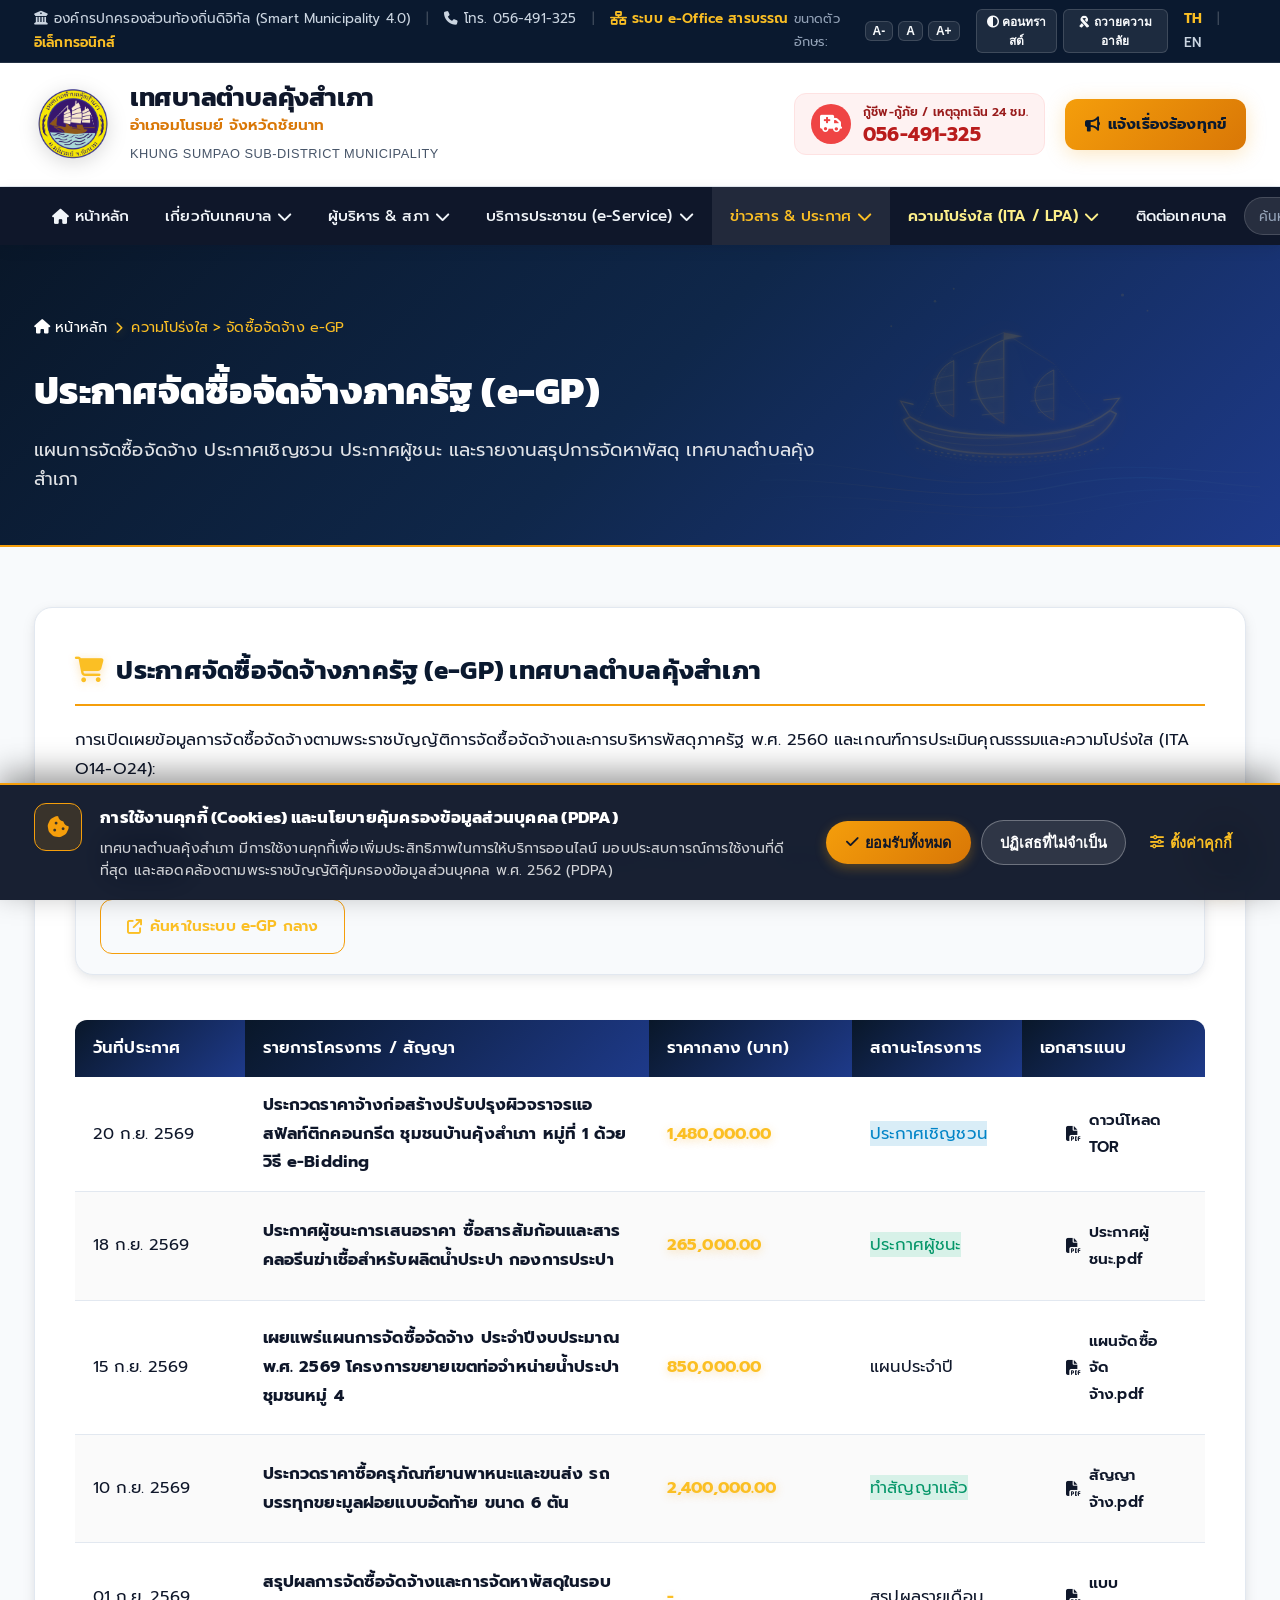
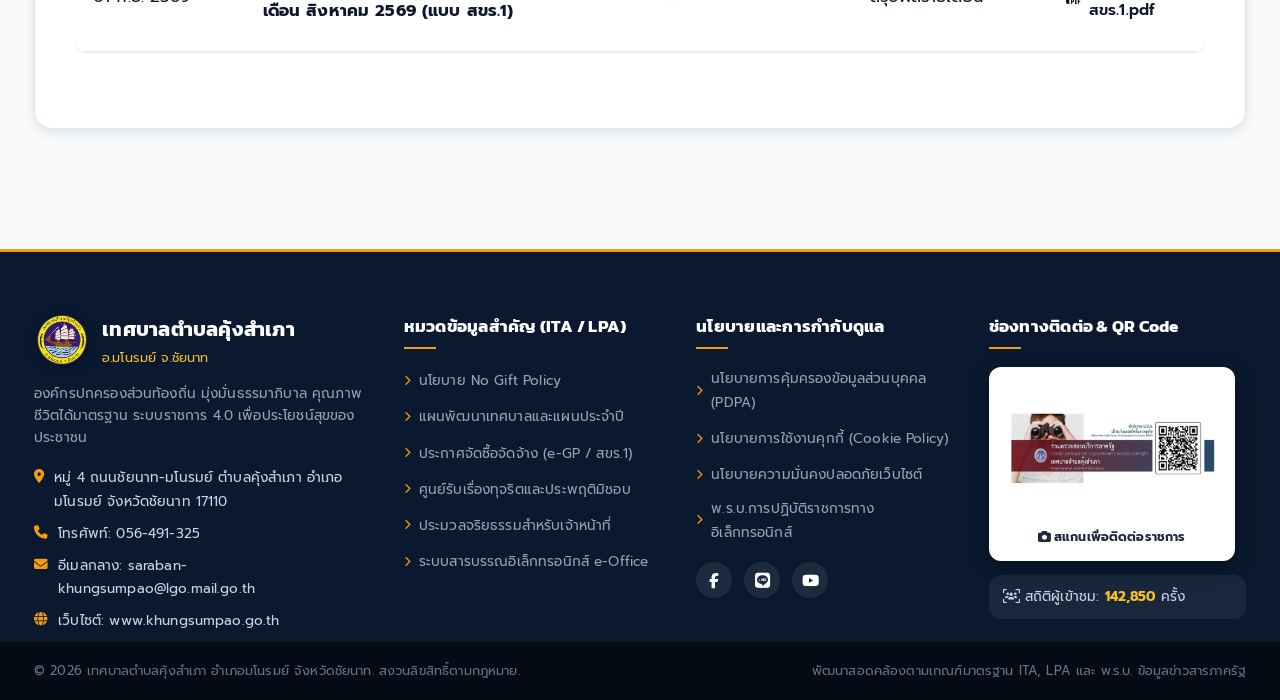
<file: procurement.html>
<!DOCTYPE html>
<html lang="th">
<head>
    <meta charset="UTF-8">
    <meta name="viewport" content="width=device-width, initial-scale=1.0">
    <title>ประกาศจัดซื้อจัดจ้างภาครัฐ (e-GP) | เทศบาลตำบลคุ้งสำเภา อำเภอมโนรมย์ จังหวัดชัยนาท</title>
    <meta name="description" content="ประกาศจัดซื้อจัดจ้างภาครัฐ ระบบ e-GP แผนการจัดซื้อจัดจ้าง ประกาศเชิญชวน ประกาศผู้ชนะ และรายงานสรุปผลการจัดหาพัสดุ สขร.1">
    
    <!-- Google Fonts: Prompt & Kanit (Modern, Friendly, Accessible) -->
    <link rel="preconnect" href="https://fonts.googleapis.com">
    <link rel="preconnect" href="https://fonts.gstatic.com" crossorigin>
    <link href="https://fonts.googleapis.com/css2?family=Kanit:wght@400;500;600;700;800&family=Prompt:ital,wght@0,300;0,400;0,500;0,600;0,700;0,800;1,300;1,400&display=swap" rel="stylesheet">
    
    <!-- Font Awesome Icons -->
    <link rel="stylesheet" href="https://cdnjs.cloudflare.com/ajax/libs/font-awesome/6.5.1/css/all.min.css">
    
    <!-- Core & Civic Styles -->
    <link rel="stylesheet" href="assets/css/style.css">
</head>
<body data-theme="light">

    <!-- 1. Top Accessibility Bar (มาตรฐานความเท่าเทียมและการเข้าถึงของรัฐ) -->
    <div class="top-bar">
        <div class="container top-bar-content">
            <div class="top-bar-left">
                <span><i class="fa-solid fa-building-columns"></i> องค์กรปกครองส่วนท้องถิ่นดิจิทัล (Smart Municipality 4.0)</span>
                <span class="divider">|</span>
                <span><i class="fa-solid fa-phone"></i> โทร. 056-491-325</span>
                <span class="divider">|</span>
                <a href="https://khungsumpao.c.eoffice.go.th/portal/" target="_blank" class="eoffice-link"><i class="fa-solid fa-network-wired"></i> ระบบ e-Office สารบรรณอิเล็กทรอนิกส์</a>
            </div>
            <div class="top-bar-right">
                <!-- Accessibility Controls (LPA ด้านการอำนวยความสะดวก) -->
                <div class="accessibility-ctrl">
                    <span class="ctrl-label">ขนาดตัวอักษร:</span>
                    <button id="btnFontDec" title="ลดขนาดตัวอักษร">A-</button>
                    <button id="btnFontReset" title="ขนาดตัวอักษรปกติ">A</button>
                    <button id="btnFontInc" title="เพิ่มขนาดตัวอักษร">A+</button>
                </div>
                <div class="theme-ctrl">
                    <button id="btnContrastToggle" title="โหมดคอนทราสต์สูง"><i class="fa-solid fa-circle-half-stroke"></i> คอนทราสต์</button>
                    <button id="btnMourningToggle" title="โหมดถวายความอาลัย"><i class="fa-solid fa-ribbon"></i> ถวายความอาลัย</button>
                </div>
                <div class="lang-switch">
                    <span class="lang active">TH</span>
                    <span class="divider">|</span>
                    <span class="lang">EN</span>
                </div>
            </div>
        </div>
    </div>

    <!-- 2. Main Header & Identity with Official Logo -->
    <header class="main-header">
        <div class="container header-container">
            <div class="brand-identity">
                <!-- Official Emblem Logo -->
                <a href="index.html" class="emblem-wrapper" title="เทศบาลตำบลคุ้งสำเภา">
                    <img src="assets/images/logo.png" alt="ตราสัญลักษณ์เทศบาลตำบลคุ้งสำเภา" class="official-logo-img">
                </a>
                <div class="brand-text">
                    <h1 class="brand-title-th">เทศบาลตำบลคุ้งสำเภา</h1>
                    <p class="brand-sub-th">อำเภอมโนรมย์ จังหวัดชัยนาท</p>
                    <span class="brand-title-en">Khung Sumpao Sub-district Municipality</span>
                </div>
            </div>

            <!-- Header Quick Actions & Hotline -->
            <div class="header-actions">
                <div class="hotline-box">
                    <div class="hotline-icon"><i class="fa-solid fa-truck-medical"></i></div>
                    <div class="hotline-info">
                        <span class="hotline-title">กู้ชีพ-กู้ภัย / เหตุฉุกเฉิน 24 ชม.</span>
                        <a href="tel:056491325" class="hotline-number">056-491-325</a>
                    </div>
                </div>
                <a href="contact.html#complain" class="btn-complain-header" id="btnComplainHeader">
                    <i class="fa-solid fa-bullhorn"></i> แจ้งเรื่องร้องทุกข์
                </a>
            </div>
        </div>
    </header>

    <!-- 3. Navigation Bar (สอดคล้องตามโครงสร้างจริงของเทศบาลตำบลคุ้งสำเภา & ITA O1-O43) -->
    <nav class="main-nav" id="mainNav">
        <div class="container nav-container">
            <button class="mobile-menu-toggle" id="mobileMenuToggle" aria-label="เปิดเมนู">
                <i class="fa-solid fa-bars"></i> เมนูหลัก
            </button>
            <ul class="nav-menu" id="navMenu">
                <li class="nav-item "><a href="index.html" class="nav-link"><i class="fa-solid fa-house"></i> หน้าหลัก</a></li>
                <li class="nav-item has-dropdown ">
                    <a href="about.html" class="nav-link">เกี่ยวกับเทศบาล <i class="fa-solid fa-chevron-down"></i></a>
                    <ul class="dropdown-menu">
                        <li><a href="about.html#history"><i class="fa-solid fa-landmark"></i> ประวัติเทศบาลตำบลคุ้งสำเภา</a></li>
                        <li><a href="about.html#info"><i class="fa-solid fa-circle-info"></i> ข้อมูลทั่วไปและสภาพพื้นที่</a></li>
                        <li><a href="about.html#vision"><i class="fa-solid fa-bullseye"></i> วิสัยทัศน์และพันธกิจ</a></li>
                        <li><a href="about.html#duties"><i class="fa-solid fa-scale-balanced"></i> อำนาจหน้าที่ตามกฎหมาย</a></li>
                    </ul>
                </li>
                <li class="nav-item has-dropdown ">
                    <a href="council.html" class="nav-link">ผู้บริหาร & สภา <i class="fa-solid fa-chevron-down"></i></a>
                    <ul class="dropdown-menu">
                        <li><a href="council.html#executives"><i class="fa-solid fa-user-tie"></i> คณะผู้บริหารเทศบาล</a></li>
                        <li><a href="council.html#council"><i class="fa-solid fa-users"></i> สมาชิกสภาเทศบาล</a></li>
                        <li><a href="structure.html"><i class="fa-solid fa-sitemap"></i> โครงสร้าง 7 ส่วนราชการ</a></li>
                    </ul>
                </li>
                <li class="nav-item has-dropdown ">
                    <a href="eservice.html" class="nav-link">บริการประชาชน (e-Service) <i class="fa-solid fa-chevron-down"></i></a>
                    <ul class="dropdown-menu">
                        <li><a href="eservice.html#overview"><i class="fa-solid fa-desktop"></i> ศูนย์บริการ e-Service Portal</a></li>
                        <li><a href="eservice.html#water"><i class="fa-solid fa-faucet-drip"></i> คำร้องขอใช้น้ำประปาออนไลน์</a></li>
                        <li><a href="eservice.html#venue"><i class="fa-solid fa-hotel"></i> คำร้องขอใช้สถานที่ราชการ</a></li>
                        <li><a href="eservice.html#tax"><i class="fa-solid fa-receipt"></i> ชำระภาษีท้องถิ่นและยื่นแบบ</a></li>
                        <li><a href="eservice.html#forms"><i class="fa-solid fa-file-pdf"></i> ดาวน์โหลดแบบฟอร์มคำร้อง</a></li>
                    </ul>
                </li>
                <li class="nav-item has-dropdown active">
                    <a href="news.html" class="nav-link">ข่าวสาร & ประกาศ <i class="fa-solid fa-chevron-down"></i></a>
                    <ul class="dropdown-menu">
                        <li><a href="news.html"><i class="fa-regular fa-newspaper"></i> ข่าวประชาสัมพันธ์ทั่วไป</a></li>
                        <li><a href="procurement.html"><i class="fa-solid fa-cart-shopping"></i> ประกาศจัดซื้อจัดจ้าง (e-GP)</a></li>
                        <li><a href="news.html#gallery"><i class="fa-solid fa-images"></i> ภาพกิจกรรมเทศบาล</a></li>
                    </ul>
                </li>
                <li class="nav-item has-dropdown ">
                    <a href="ita.html" class="nav-link highlight-ita">ความโปร่งใส (ITA / LPA) <i class="fa-solid fa-chevron-down"></i></a>
                    <ul class="dropdown-menu">
                        <li><a href="ita.html#oit"><i class="fa-solid fa-shield-halved"></i> การประเมิน ITA (OIT O1-O43)</a></li>
                        <li><a href="ita.html#no-gift"><i class="fa-solid fa-handshake-slash"></i> นโยบายไม่รับของขวัญ (No Gift Policy)</a></li>
                        <li><a href="ita.html#finance"><i class="fa-solid fa-chart-pie"></i> แผนการใช้จ่ายงบประมาณ</a></li>
                        <li><a href="ita.html#ethics"><i class="fa-solid fa-gavel"></i> ประมวลจริยธรรมเจ้าหน้าที่</a></li>
                    </ul>
                </li>
                <li class="nav-item "><a href="contact.html" class="nav-link">ติดต่อเทศบาล</a></li>
            </ul>
            <div class="nav-search">
                <input type="text" placeholder="ค้นหาข้อมูล / บริการ..." id="navSearchInput">
                <button type="button" aria-label="ค้นหา"><i class="fa-solid fa-magnifying-glass"></i></button>
            </div>
        </div>
    </nav>

    <!-- Subpage Hero Banner with Identity Watermark -->
    <section class="subpage-hero">
        <img src="assets/images/identity_ship_waves.svg" alt="อัตลักษณ์เรือสำเภาและคุ้งน้ำเจ้าพระยา" class="identity-watermark">
        <div class="container">
            <div class="subpage-breadcrumb">
                <a href="index.html"><i class="fa-solid fa-house"></i> หน้าหลัก</a>
                <i class="fa-solid fa-chevron-right text-gold" style="font-size: 0.75rem;"></i>
                <span>ความโปร่งใส > จัดซื้อจัดจ้าง e-GP</span>
            </div>
            <h1 class="subpage-title">ประกาศจัดซื้อจัดจ้างภาครัฐ (e-GP)</h1>
            <p class="subpage-subtitle">แผนการจัดซื้อจัดจ้าง ประกาศเชิญชวน ประกาศผู้ชนะ และรายงานสรุปการจัดหาพัสดุ เทศบาลตำบลคุ้งสำเภา</p>
        </div>
    </section>

    <main class="subpage-body">
        <div class="container">
            <article class="civic-article-card">
                <h2 class="civic-article-title"><i class="fa-solid fa-cart-shopping text-gold"></i> ประกาศจัดซื้อจัดจ้างภาครัฐ (e-GP) เทศบาลตำบลคุ้งสำเภา</h2>
                <p>
                    การเปิดเผยข้อมูลการจัดซื้อจัดจ้างตามพระราชบัญญัติการจัดซื้อจัดจ้างและการบริหารพัสดุภาครัฐ พ.ศ. 2560 และเกณฑ์การประเมินคุณธรรมและความโปร่งใส (ITA O14-O24):
                </p>

                <div class="civic-article-card" style="padding: 20px 24px; margin: 25px 0; background: var(--bg-page);">
                    <div style="display: flex; gap: 15px; flex-wrap: wrap; align-items: center; justify-content: space-between;">
                        <div class="news-tabs" style="margin: 0;">
                            <button class="tab-btn active">ทั้งหมด</button>
                            <button class="tab-btn">แผนการจัดซื้อจัดจ้าง</button>
                            <button class="tab-btn">ประกาศเชิญชวน (TOR)</button>
                            <button class="tab-btn">ประกาศผู้ชนะการเสนอราคา</button>
                            <button class="tab-btn">สรุปผลการจัดซื้อจัดจ้าง</button>
                        </div>
                        <a href="https://www.gprocurement.go.th" target="_blank" class="btn btn-sm btn-outline-civic"><i class="fa-solid fa-arrow-up-right-from-square"></i> ค้นหาในระบบ e-GP กลาง</a>
                    </div>
                </div>

                <div class="table-responsive">
                    <table class="civic-table">
                        <thead>
                            <tr>
                                <th style="width: 15%;">วันที่ประกาศ</th>
                                <th>รายการโครงการ / สัญญา</th>
                                <th style="width: 18%;">ราคากลาง (บาท)</th>
                                <th style="width: 15%;">สถานะโครงการ</th>
                                <th style="width: 16%;">เอกสารแนบ</th>
                            </tr>
                        </thead>
                        <tbody>
                            <tr>
                                <td>20 ก.ย. 2569</td>
                                <td><strong>ประกวดราคาจ้างก่อสร้างปรับปรุงผิวจราจรแอสฟัลท์ติกคอนกรีต ชุมชนบ้านคุ้งสำเภา หมู่ที่ 1 ด้วยวิธี e-Bidding</strong></td>
                                <td><strong class="text-gold">1,480,000.00</strong></td>
                                <td><span class="ita-card-badge" style="background: rgba(2, 132, 199, 0.15); color: #0284c7;">ประกาศเชิญชวน</span></td>
                                <td><a href="#" class="btn btn-sm btn-gold"><i class="fa-solid fa-file-pdf"></i> ดาวน์โหลด TOR</a></td>
                            </tr>
                            <tr>
                                <td>18 ก.ย. 2569</td>
                                <td><strong>ประกาศผู้ชนะการเสนอราคา ซื้อสารส้มก้อนและสารคลอรีนฆ่าเชื้อสำหรับผลิตน้ำประปา กองการประปา</strong></td>
                                <td><strong class="text-gold">265,000.00</strong></td>
                                <td><span class="ita-card-badge" style="background: rgba(16, 185, 129, 0.15); color: #059669;">ประกาศผู้ชนะ</span></td>
                                <td><a href="#" class="btn btn-sm btn-gold"><i class="fa-solid fa-file-pdf"></i> ประกาศผู้ชนะ.pdf</a></td>
                            </tr>
                            <tr>
                                <td>15 ก.ย. 2569</td>
                                <td><strong>เผยแพร่แผนการจัดซื้อจัดจ้าง ประจำปีงบประมาณ พ.ศ. 2569 โครงการขยายเขตท่อจำหน่ายน้ำประปา ชุมชนหมู่ 4</strong></td>
                                <td><strong class="text-gold">850,000.00</strong></td>
                                <td><span class="ita-card-badge">แผนประจำปี</span></td>
                                <td><a href="#" class="btn btn-sm btn-gold"><i class="fa-solid fa-file-pdf"></i> แผนจัดซื้อจัดจ้าง.pdf</a></td>
                            </tr>
                            <tr>
                                <td>10 ก.ย. 2569</td>
                                <td><strong>ประกวดราคาซื้อครุภัณฑ์ยานพาหนะและขนส่ง รถบรรทุกขยะมูลฝอยแบบอัดท้าย ขนาด 6 ตัน</strong></td>
                                <td><strong class="text-gold">2,400,000.00</strong></td>
                                <td><span class="ita-card-badge" style="background: rgba(16, 185, 129, 0.15); color: #059669;">ทำสัญญาแล้ว</span></td>
                                <td><a href="#" class="btn btn-sm btn-gold"><i class="fa-solid fa-file-pdf"></i> สัญญาจ้าง.pdf</a></td>
                            </tr>
                            <tr>
                                <td>01 ก.ย. 2569</td>
                                <td><strong>สรุปผลการจัดซื้อจัดจ้างและการจัดหาพัสดุในรอบเดือน สิงหาคม 2569 (แบบ สขร.1)</strong></td>
                                <td><strong class="text-gold">-</strong></td>
                                <td><span class="ita-card-badge">สรุปผลรายเดือน</span></td>
                                <td><a href="#" class="btn btn-sm btn-gold"><i class="fa-solid fa-file-pdf"></i> แบบ สขร.1.pdf</a></td>
                            </tr>
                        </tbody>
                    </table>
                </div>
            </article>
        </div>
    </main>

    <!-- Official Footer (มาตรฐานเว็บไซต์หน่วยงานรัฐตาม พ.ร.บ. ข้อมูลข่าวสาร & PDPA) -->
    <footer class="main-footer" id="contact">
        <div class="container footer-grid">
            <!-- Col 1: Contact Info with Official Logo -->
            <div class="footer-col">
                <div class="footer-logo">
                    <img src="assets/images/logo.png" alt="โลโก้เทศบาลตำบลคุ้งสำเภา" class="footer-logo-img">
                    <div>
                        <h3>เทศบาลตำบลคุ้งสำเภา</h3>
                        <span class="footer-sub">อ.มโนรมย์ จ.ชัยนาท</span>
                    </div>
                </div>
                <p class="footer-text">องค์กรปกครองส่วนท้องถิ่น มุ่งมั่นธรรมาภิบาล คุณภาพชีวิตได้มาตรฐาน ระบบราชการ 4.0 เพื่อประโยชน์สุขของประชาชน</p>
                <div class="contact-details">
                    <p><i class="fa-solid fa-location-dot"></i> หมู่ 4 ถนนชัยนาท-มโนรมย์ ตำบลคุ้งสำเภา อำเภอมโนรมย์ จังหวัดชัยนาท 17110</p>
                    <p><i class="fa-solid fa-phone"></i> โทรศัพท์: 056-491-325</p>
                    <p><i class="fa-solid fa-envelope"></i> อีเมลกลาง: saraban-khungsumpao@lgo.mail.go.th</p>
                    <p><i class="fa-solid fa-globe"></i> เว็บไซต์: www.khungsumpao.go.th</p>
                </div>
            </div>

            <!-- Col 2: Quick Links (LPA/ITA) -->
            <div class="footer-col">
                <h4 class="footer-heading">หมวดข้อมูลสำคัญ (ITA / LPA)</h4>
                <ul class="footer-links">
                    <li><a href="ita.html#no-gift"><i class="fa-solid fa-chevron-right"></i> นโยบาย No Gift Policy</a></li>
                    <li><a href="https://www.khungsumpao.go.th/Development%20plan.html" target="_blank"><i class="fa-solid fa-chevron-right"></i> แผนพัฒนาเทศบาลและแผนประจำปี</a></li>
                    <li><a href="procurement.html"><i class="fa-solid fa-chevron-right"></i> ประกาศจัดซื้อจัดจ้าง (e-GP / สขร.1)</a></li>
                    <li><a href="https://www.khungsumpao.go.th/จนท.ทุจริต/complaint_form.html" target="_blank"><i class="fa-solid fa-chevron-right"></i> ศูนย์รับเรื่องทุจริตและประพฤติมิชอบ</a></li>
                    <li><a href="https://www.khungsumpao.go.th/code%20of%20ethics.html" target="_blank"><i class="fa-solid fa-chevron-right"></i> ประมวลจริยธรรมสำหรับเจ้าหน้าที่</a></li>
                    <li><a href="https://khungsumpao.c.eoffice.go.th/portal/" target="_blank"><i class="fa-solid fa-chevron-right"></i> ระบบสารบรรณอิเล็กทรอนิกส์ e-Office</a></li>
                </ul>
            </div>

            <!-- Col 3: Legal & Standards (PDPA) -->
            <div class="footer-col">
                <h4 class="footer-heading">นโยบายและการกำกับดูแล</h4>
                <ul class="footer-links">
                    <li><a href="#"><i class="fa-solid fa-chevron-right"></i> นโยบายการคุ้มครองข้อมูลส่วนบุคคล (PDPA)</a></li>
                    <li><a href="#"><i class="fa-solid fa-chevron-right"></i> นโยบายการใช้งานคุกกี้ (Cookie Policy)</a></li>
                    <li><a href="#"><i class="fa-solid fa-chevron-right"></i> นโยบายความมั่นคงปลอดภัยเว็บไซต์</a></li>
                    <li><a href="https://www.khungsumpao.go.th/พรบ.elec.html" target="_blank"><i class="fa-solid fa-chevron-right"></i> พ.ร.บ.การปฏิบัติราชการทางอิเล็กทรอนิกส์</a></li>
                </ul>
                <div class="social-links">
                    <a href="https://www.facebook.com" target="_blank" title="Facebook เทศบาลตำบลคุ้งสำเภา"><i class="fa-brands fa-facebook-f"></i></a>
                    <a href="#" title="LINE Official"><i class="fa-brands fa-line"></i></a>
                    <a href="#" title="YouTube"><i class="fa-brands fa-youtube"></i></a>
                </div>
            </div>

            <!-- Col 4: Official QR Code & Visitor Stats -->
            <div class="footer-col">
                <h4 class="footer-heading">ช่องทางติดต่อ & QR Code</h4>
                <div class="qrcode-wrapper">
                    <img src="assets/images/qrcode_contact.jpg" alt="ช่องทางติดต่อและ QR Code เทศบาลตำบลคุ้งสำเภา" class="qrcode-img">
                    <span class="qrcode-hint"><i class="fa-solid fa-camera"></i> สแกนเพื่อติดต่อราชการ</span>
                </div>
                <div class="visitor-counter">
                    <span><i class="fa-solid fa-users-viewfinder"></i> สถิติผู้เข้าชม: <strong>142,850</strong> ครั้ง</span>
                </div>
            </div>
        </div>

        <div class="footer-bottom">
            <div class="container footer-bottom-content">
                <p>© 2026 เทศบาลตำบลคุ้งสำเภา อำเภอมโนรมย์ จังหวัดชัยนาท. สงวนลิขสิทธิ์ตามกฎหมาย.</p>
                <p>พัฒนาสอดคล้องตามเกณฑ์มาตรฐาน ITA, LPA และ พ.ร.บ. ข้อมูลข่าวสารภาครัฐ</p>
            </div>
        </div>
    </footer>

    <!-- 11. Cute Nong Sumpao AI Civic Assistant Widget (น้องสำเภา AI เรือสำเภาน้อย) -->
    <div class="ai-widget-wrapper" id="aiWidget">
        <!-- AI Chat Window -->
        <div class="ai-chat-window" id="aiChatWindow" aria-hidden="true">
            <div class="ai-chat-header">
                <div class="ai-header-profile">
                    <div class="ai-mascot-avatar">
                        <img src="assets/images/nong_sumpao_mascot.png" alt="น้องสำเภา AI เรือสำเภาน้อย">
                        <span class="ai-online-indicator"></span>
                    </div>
                    <div class="ai-header-info">
                        <h4 style="margin:0; font-size:1.02rem; font-weight:700; color:#fff;">น้องสำเภา AI</h4>
                        <span style="font-size:0.75rem; color:var(--gold-light);"><i class="fa-solid fa-circle" style="color:#10b981; font-size:0.6rem;"></i> ผู้ช่วยอัจฉริยะเทศบาลตำบลคุ้งสำเภา</span>
                    </div>
                </div>
                <button class="ai-close-btn" id="aiCloseBtn" aria-label="ปิดหน้าต่าง">&times;</button>
            </div>
            <div class="ai-chat-body" id="aiChatBody">
                <div class="ai-msg bot">
                    <div class="ai-msg-avatar">
                        <img src="assets/images/nong_sumpao_mascot.png" alt="น้องสำเภา">
                    </div>
                    <div class="ai-msg-bubble">
                        <p>สวัสดีครับ! ผมคือ <strong>"น้องสำเภา AI"</strong> เรือสำเภาน้อยผู้ช่วยอัจฉริยะประจำเทศบาลตำบลคุ้งสำเภา มีข้อสงสัยเรื่องขอน้ำประปา ชำระภาษี ร้องเรียน หรือบริการ e-Service สอบถามผมได้เลยครับ!</p>
                    </div>
                </div>
                <div class="ai-chips">
                    <button class="chip" data-query="ขอน้ำประปา">🚰 ขอน้ำประปาออนไลน์</button>
                    <button class="chip" data-query="ร้องเรียนร้องทุกข์">📢 แจ้งเรื่องร้องเรียน</button>
                    <button class="chip" data-query="ชำระภาษี">💰 ชำระภาษีท้องถิ่น</button>
                    <button class="chip" data-query="No Gift Policy">🛡️ นโยบาย No Gift</button>
                    <button class="chip" data-query="ติดต่อเทศบาล">📞 เบอร์ติดต่อทุกกอง</button>
                </div>
            </div>
            <div class="ai-chat-footer">
                <input type="text" id="aiInput" placeholder="พิมพ์คำถามของคุณที่นี่..." aria-label="พิมพ์ข้อความ">
                <button type="button" id="aiSendBtn" aria-label="ส่งข้อความ"><i class="fa-solid fa-paper-plane"></i></button>
            </div>
        </div>

        <!-- Cute Round Mascot Floating Action Button (FAB) -->
        <button class="ai-round-mascot-fab" id="aiFab" title="พูดคุยกับน้องสำเภา AI" aria-label="น้องสำเภา AI ผู้ช่วยอัจฉริยะ">
            <div class="ai-mascot-img-wrap">
                <img src="assets/images/nong_sumpao_mascot.png" alt="น้องสำเภา AI" class="nong-sumpao-img">
                <span class="ai-pulse-ring"></span>
                <span class="ai-live-badge">AI</span>
            </div>
            <span class="ai-fab-tooltip">คุยกับน้องสำเภา AI ⛵</span>
        </button>
    </div>

    <!-- PDPA Compliance & Cookie Consent System -->
    <div id="pdpa-banner" class="pdpa-banner" role="dialog" aria-modal="true" aria-labelledby="pdpa-title">
        <div class="container pdpa-container">
            <div class="pdpa-content">
                <div class="pdpa-icon-box"><i class="fa-solid fa-cookie-bite"></i></div>
                <div class="pdpa-text">
                    <h4 id="pdpa-title" class="pdpa-title">การใช้งานคุกกี้ (Cookies) และนโยบายคุ้มครองข้อมูลส่วนบุคคล (PDPA)</h4>
                    <p class="pdpa-desc">เทศบาลตำบลคุ้งสำเภา มีการใช้งานคุกกี้เพื่อเพิ่มประสิทธิภาพในการให้บริการออนไลน์ มอบประสบการณ์การใช้งานที่ดีที่สุด และสอดคล้องตามพระราชบัญญัติคุ้มครองข้อมูลส่วนบุคคล พ.ศ. 2562 (PDPA)</p>
                </div>
            </div>
            <div class="pdpa-actions">
                <button type="button" class="btn btn-pdpa-accept" id="btn-pdpa-accept-all"><i class="fa-solid fa-check"></i> ยอมรับทั้งหมด</button>
                <button type="button" class="btn btn-pdpa-reject" id="btn-pdpa-reject">ปฏิเสธที่ไม่จำเป็น</button>
                <button type="button" class="btn btn-pdpa-settings" id="btn-pdpa-open-settings"><i class="fa-solid fa-sliders"></i> ตั้งค่าคุกกี้</button>
            </div>
        </div>
    </div>

    <!-- Core Civic JavaScript -->
    <script src="assets/js/main.js"></script>
</body>
</html>
</file>
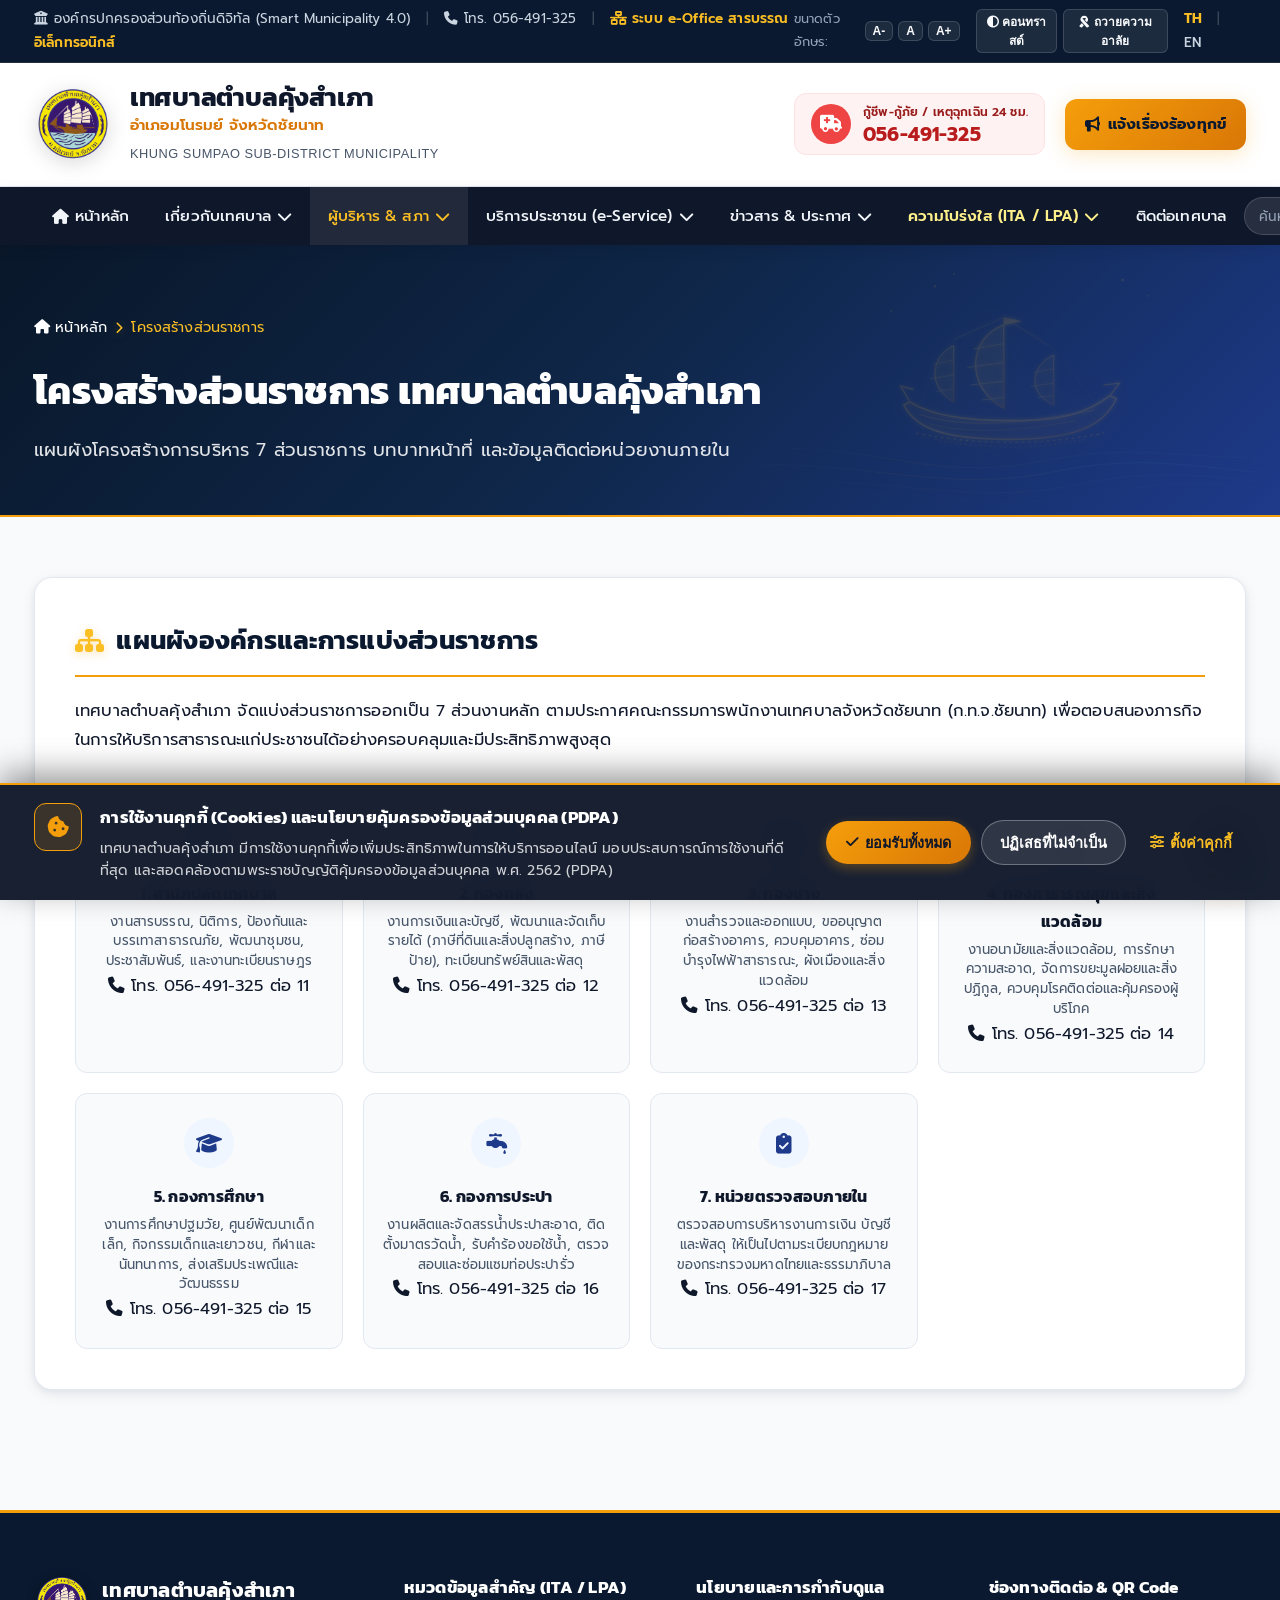
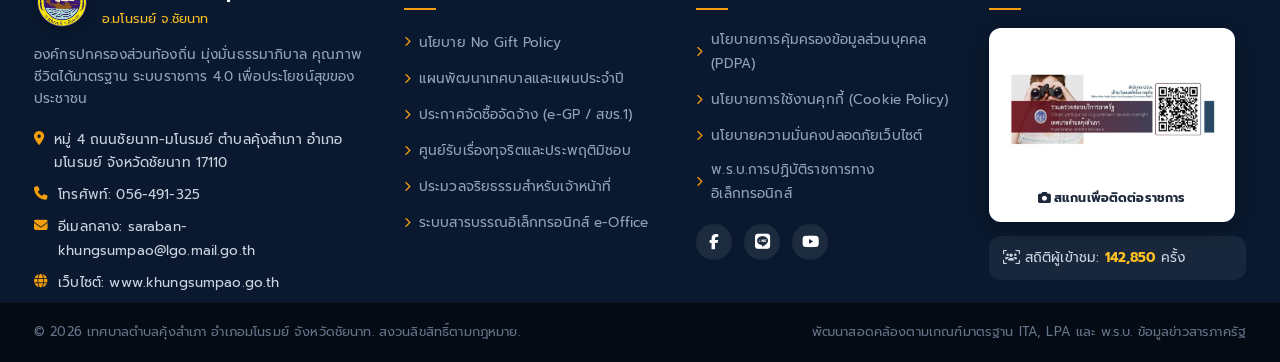
<file: structure.html>
<!DOCTYPE html>
<html lang="th">
<head>
    <meta charset="UTF-8">
    <meta name="viewport" content="width=device-width, initial-scale=1.0">
    <title>โครงสร้างส่วนราชการ 7 กอง/สำนัก | เทศบาลตำบลคุ้งสำเภา อำเภอมโนรมย์ จังหวัดชัยนาท</title>
    <meta name="description" content="โครงสร้างการแบ่งส่วนราชการ สำนักปลัดเทศบาล กองคลัง กองช่าง กองการศึกษา กองสาธารณสุข กองสวัสดิการสังคม และหน่วยงานตรวจสอบภายใน">
    
    <!-- Google Fonts: Prompt & Kanit (Modern, Friendly, Accessible) -->
    <link rel="preconnect" href="https://fonts.googleapis.com">
    <link rel="preconnect" href="https://fonts.gstatic.com" crossorigin>
    <link href="https://fonts.googleapis.com/css2?family=Kanit:wght@400;500;600;700;800&family=Prompt:ital,wght@0,300;0,400;0,500;0,600;0,700;0,800;1,300;1,400&display=swap" rel="stylesheet">
    
    <!-- Font Awesome Icons -->
    <link rel="stylesheet" href="https://cdnjs.cloudflare.com/ajax/libs/font-awesome/6.5.1/css/all.min.css">
    
    <!-- Core & Civic Styles -->
    <link rel="stylesheet" href="assets/css/style.css">
</head>
<body data-theme="light">

    <!-- 1. Top Accessibility Bar (มาตรฐานความเท่าเทียมและการเข้าถึงของรัฐ) -->
    <div class="top-bar">
        <div class="container top-bar-content">
            <div class="top-bar-left">
                <span><i class="fa-solid fa-building-columns"></i> องค์กรปกครองส่วนท้องถิ่นดิจิทัล (Smart Municipality 4.0)</span>
                <span class="divider">|</span>
                <span><i class="fa-solid fa-phone"></i> โทร. 056-491-325</span>
                <span class="divider">|</span>
                <a href="https://khungsumpao.c.eoffice.go.th/portal/" target="_blank" class="eoffice-link"><i class="fa-solid fa-network-wired"></i> ระบบ e-Office สารบรรณอิเล็กทรอนิกส์</a>
            </div>
            <div class="top-bar-right">
                <!-- Accessibility Controls (LPA ด้านการอำนวยความสะดวก) -->
                <div class="accessibility-ctrl">
                    <span class="ctrl-label">ขนาดตัวอักษร:</span>
                    <button id="btnFontDec" title="ลดขนาดตัวอักษร">A-</button>
                    <button id="btnFontReset" title="ขนาดตัวอักษรปกติ">A</button>
                    <button id="btnFontInc" title="เพิ่มขนาดตัวอักษร">A+</button>
                </div>
                <div class="theme-ctrl">
                    <button id="btnContrastToggle" title="โหมดคอนทราสต์สูง"><i class="fa-solid fa-circle-half-stroke"></i> คอนทราสต์</button>
                    <button id="btnMourningToggle" title="โหมดถวายความอาลัย"><i class="fa-solid fa-ribbon"></i> ถวายความอาลัย</button>
                </div>
                <div class="lang-switch">
                    <span class="lang active">TH</span>
                    <span class="divider">|</span>
                    <span class="lang">EN</span>
                </div>
            </div>
        </div>
    </div>

    <!-- 2. Main Header & Identity with Official Logo -->
    <header class="main-header">
        <div class="container header-container">
            <div class="brand-identity">
                <!-- Official Emblem Logo -->
                <a href="index.html" class="emblem-wrapper" title="เทศบาลตำบลคุ้งสำเภา">
                    <img src="assets/images/logo.png" alt="ตราสัญลักษณ์เทศบาลตำบลคุ้งสำเภา" class="official-logo-img">
                </a>
                <div class="brand-text">
                    <h1 class="brand-title-th">เทศบาลตำบลคุ้งสำเภา</h1>
                    <p class="brand-sub-th">อำเภอมโนรมย์ จังหวัดชัยนาท</p>
                    <span class="brand-title-en">Khung Sumpao Sub-district Municipality</span>
                </div>
            </div>

            <!-- Header Quick Actions & Hotline -->
            <div class="header-actions">
                <div class="hotline-box">
                    <div class="hotline-icon"><i class="fa-solid fa-truck-medical"></i></div>
                    <div class="hotline-info">
                        <span class="hotline-title">กู้ชีพ-กู้ภัย / เหตุฉุกเฉิน 24 ชม.</span>
                        <a href="tel:056491325" class="hotline-number">056-491-325</a>
                    </div>
                </div>
                <a href="contact.html#complain" class="btn-complain-header" id="btnComplainHeader">
                    <i class="fa-solid fa-bullhorn"></i> แจ้งเรื่องร้องทุกข์
                </a>
            </div>
        </div>
    </header>

    <!-- 3. Navigation Bar (สอดคล้องตามโครงสร้างจริงของเทศบาลตำบลคุ้งสำเภา & ITA O1-O43) -->
    <nav class="main-nav" id="mainNav">
        <div class="container nav-container">
            <button class="mobile-menu-toggle" id="mobileMenuToggle" aria-label="เปิดเมนู">
                <i class="fa-solid fa-bars"></i> เมนูหลัก
            </button>
            <ul class="nav-menu" id="navMenu">
                <li class="nav-item "><a href="index.html" class="nav-link"><i class="fa-solid fa-house"></i> หน้าหลัก</a></li>
                <li class="nav-item has-dropdown ">
                    <a href="about.html" class="nav-link">เกี่ยวกับเทศบาล <i class="fa-solid fa-chevron-down"></i></a>
                    <ul class="dropdown-menu">
                        <li><a href="about.html#history"><i class="fa-solid fa-landmark"></i> ประวัติเทศบาลตำบลคุ้งสำเภา</a></li>
                        <li><a href="about.html#info"><i class="fa-solid fa-circle-info"></i> ข้อมูลทั่วไปและสภาพพื้นที่</a></li>
                        <li><a href="about.html#vision"><i class="fa-solid fa-bullseye"></i> วิสัยทัศน์และพันธกิจ</a></li>
                        <li><a href="about.html#duties"><i class="fa-solid fa-scale-balanced"></i> อำนาจหน้าที่ตามกฎหมาย</a></li>
                    </ul>
                </li>
                <li class="nav-item has-dropdown active">
                    <a href="council.html" class="nav-link">ผู้บริหาร & สภา <i class="fa-solid fa-chevron-down"></i></a>
                    <ul class="dropdown-menu">
                        <li><a href="council.html#executives"><i class="fa-solid fa-user-tie"></i> คณะผู้บริหารเทศบาล</a></li>
                        <li><a href="council.html#council"><i class="fa-solid fa-users"></i> สมาชิกสภาเทศบาล</a></li>
                        <li><a href="structure.html"><i class="fa-solid fa-sitemap"></i> โครงสร้าง 7 ส่วนราชการ</a></li>
                    </ul>
                </li>
                <li class="nav-item has-dropdown ">
                    <a href="eservice.html" class="nav-link">บริการประชาชน (e-Service) <i class="fa-solid fa-chevron-down"></i></a>
                    <ul class="dropdown-menu">
                        <li><a href="eservice.html#overview"><i class="fa-solid fa-desktop"></i> ศูนย์บริการ e-Service Portal</a></li>
                        <li><a href="eservice.html#water"><i class="fa-solid fa-faucet-drip"></i> คำร้องขอใช้น้ำประปาออนไลน์</a></li>
                        <li><a href="eservice.html#venue"><i class="fa-solid fa-hotel"></i> คำร้องขอใช้สถานที่ราชการ</a></li>
                        <li><a href="eservice.html#tax"><i class="fa-solid fa-receipt"></i> ชำระภาษีท้องถิ่นและยื่นแบบ</a></li>
                        <li><a href="eservice.html#forms"><i class="fa-solid fa-file-pdf"></i> ดาวน์โหลดแบบฟอร์มคำร้อง</a></li>
                    </ul>
                </li>
                <li class="nav-item has-dropdown ">
                    <a href="news.html" class="nav-link">ข่าวสาร & ประกาศ <i class="fa-solid fa-chevron-down"></i></a>
                    <ul class="dropdown-menu">
                        <li><a href="news.html"><i class="fa-regular fa-newspaper"></i> ข่าวประชาสัมพันธ์ทั่วไป</a></li>
                        <li><a href="procurement.html"><i class="fa-solid fa-cart-shopping"></i> ประกาศจัดซื้อจัดจ้าง (e-GP)</a></li>
                        <li><a href="news.html#gallery"><i class="fa-solid fa-images"></i> ภาพกิจกรรมเทศบาล</a></li>
                    </ul>
                </li>
                <li class="nav-item has-dropdown ">
                    <a href="ita.html" class="nav-link highlight-ita">ความโปร่งใส (ITA / LPA) <i class="fa-solid fa-chevron-down"></i></a>
                    <ul class="dropdown-menu">
                        <li><a href="ita.html#oit"><i class="fa-solid fa-shield-halved"></i> การประเมิน ITA (OIT O1-O43)</a></li>
                        <li><a href="ita.html#no-gift"><i class="fa-solid fa-handshake-slash"></i> นโยบายไม่รับของขวัญ (No Gift Policy)</a></li>
                        <li><a href="ita.html#finance"><i class="fa-solid fa-chart-pie"></i> แผนการใช้จ่ายงบประมาณ</a></li>
                        <li><a href="ita.html#ethics"><i class="fa-solid fa-gavel"></i> ประมวลจริยธรรมเจ้าหน้าที่</a></li>
                    </ul>
                </li>
                <li class="nav-item "><a href="contact.html" class="nav-link">ติดต่อเทศบาล</a></li>
            </ul>
            <div class="nav-search">
                <input type="text" placeholder="ค้นหาข้อมูล / บริการ..." id="navSearchInput">
                <button type="button" aria-label="ค้นหา"><i class="fa-solid fa-magnifying-glass"></i></button>
            </div>
        </div>
    </nav>

    <!-- Subpage Hero Banner with Identity Watermark -->
    <section class="subpage-hero">
        <img src="assets/images/identity_ship_waves.svg" alt="อัตลักษณ์เรือสำเภาและคุ้งน้ำเจ้าพระยา" class="identity-watermark">
        <div class="container">
            <div class="subpage-breadcrumb">
                <a href="index.html"><i class="fa-solid fa-house"></i> หน้าหลัก</a>
                <i class="fa-solid fa-chevron-right text-gold" style="font-size: 0.75rem;"></i>
                <span>โครงสร้างส่วนราชการ</span>
            </div>
            <h1 class="subpage-title">โครงสร้างส่วนราชการ เทศบาลตำบลคุ้งสำเภา</h1>
            <p class="subpage-subtitle">แผนผังโครงสร้างการบริหาร 7 ส่วนราชการ บทบาทหน้าที่ และข้อมูลติดต่อหน่วยงานภายใน</p>
        </div>
    </section>

    <main class="subpage-body">
        <div class="container">
            <article class="civic-article-card">
                <h2 class="civic-article-title"><i class="fa-solid fa-sitemap text-gold"></i> แผนผังองค์กรและการแบ่งส่วนราชการ</h2>
                <p>
                    เทศบาลตำบลคุ้งสำเภา จัดแบ่งส่วนราชการออกเป็น 7 ส่วนงานหลัก ตามประกาศคณะกรรมการพนักงานเทศบาลจังหวัดชัยนาท (ก.ท.จ.ชัยนาท) เพื่อตอบสนองภารกิจในการให้บริการสาธารณะแก่ประชาชนได้อย่างครอบคลุมและมีประสิทธิภาพสูงสุด
                </p>

                <div class="dept-grid" style="margin-top: 35px;">
                    <div class="dept-card card-hover-lift">
                        <div class="dept-icon"><i class="fa-solid fa-landmark"></i></div>
                        <h4 class="dept-name">1. สำนักปลัดเทศบาล</h4>
                        <p class="dept-desc">งานสารบรรณ, นิติการ, ป้องกันและบรรเทาสาธารณภัย, พัฒนาชุมชน, ประชาสัมพันธ์, และงานทะเบียนราษฎร</p>
                        <span class="dept-contact"><i class="fa-solid fa-phone"></i> โทร. 056-491-325 ต่อ 11</span>
                    </div>

                    <div class="dept-card card-hover-lift">
                        <div class="dept-icon"><i class="fa-solid fa-coins"></i></div>
                        <h4 class="dept-name">2. กองคลัง</h4>
                        <p class="dept-desc">งานการเงินและบัญชี, พัฒนาและจัดเก็บรายได้ (ภาษีที่ดินและสิ่งปลูกสร้าง, ภาษีป้าย), ทะเบียนทรัพย์สินและพัสดุ</p>
                        <span class="dept-contact"><i class="fa-solid fa-phone"></i> โทร. 056-491-325 ต่อ 12</span>
                    </div>

                    <div class="dept-card card-hover-lift">
                        <div class="dept-icon"><i class="fa-solid fa-trowel-bricks"></i></div>
                        <h4 class="dept-name">3. กองช่าง</h4>
                        <p class="dept-desc">งานสำรวจและออกแบบ, ขออนุญาตก่อสร้างอาคาร, ควบคุมอาคาร, ซ่อมบำรุงไฟฟ้าสาธารณะ, ผังเมืองและสิ่งแวดล้อม</p>
                        <span class="dept-contact"><i class="fa-solid fa-phone"></i> โทร. 056-491-325 ต่อ 13</span>
                    </div>

                    <div class="dept-card card-hover-lift">
                        <div class="dept-icon"><i class="fa-solid fa-hand-holding-medical"></i></div>
                        <h4 class="dept-name">4. กองสาธารณสุขและสิ่งแวดล้อม</h4>
                        <p class="dept-desc">งานอนามัยและสิ่งแวดล้อม, การรักษาความสะอาด, จัดการขยะมูลฝอยและสิ่งปฏิกูล, ควบคุมโรคติดต่อและคุ้มครองผู้บริโภค</p>
                        <span class="dept-contact"><i class="fa-solid fa-phone"></i> โทร. 056-491-325 ต่อ 14</span>
                    </div>

                    <div class="dept-card card-hover-lift">
                        <div class="dept-icon"><i class="fa-solid fa-graduation-cap"></i></div>
                        <h4 class="dept-name">5. กองการศึกษา</h4>
                        <p class="dept-desc">งานการศึกษาปฐมวัย, ศูนย์พัฒนาเด็กเล็ก, กิจกรรมเด็กและเยาวชน, กีฬาและนันทนาการ, ส่งเสริมประเพณีและวัฒนธรรม</p>
                        <span class="dept-contact"><i class="fa-solid fa-phone"></i> โทร. 056-491-325 ต่อ 15</span>
                    </div>

                    <div class="dept-card card-hover-lift">
                        <div class="dept-icon"><i class="fa-solid fa-faucet-drip"></i></div>
                        <h4 class="dept-name">6. กองการประปา</h4>
                        <p class="dept-desc">งานผลิตและจัดสรรน้ำประปาสะอาด, ติดตั้งมาตรวัดน้ำ, รับคำร้องขอใช้น้ำ, ตรวจสอบและซ่อมแซมท่อประปารั่ว</p>
                        <span class="dept-contact"><i class="fa-solid fa-phone"></i> โทร. 056-491-325 ต่อ 16</span>
                    </div>

                    <div class="dept-card card-hover-lift">
                        <div class="dept-icon"><i class="fa-solid fa-clipboard-check"></i></div>
                        <h4 class="dept-name">7. หน่วยตรวจสอบภายใน</h4>
                        <p class="dept-desc">ตรวจสอบการบริหารงานการเงิน บัญชี และพัสดุ ให้เป็นไปตามระเบียบกฎหมายของกระทรวงมหาดไทยและธรรมาภิบาล</p>
                        <span class="dept-contact"><i class="fa-solid fa-phone"></i> โทร. 056-491-325 ต่อ 17</span>
                    </div>
                </div>
            </article>
        </div>
    </main>

    <!-- Official Footer (มาตรฐานเว็บไซต์หน่วยงานรัฐตาม พ.ร.บ. ข้อมูลข่าวสาร & PDPA) -->
    <footer class="main-footer" id="contact">
        <div class="container footer-grid">
            <!-- Col 1: Contact Info with Official Logo -->
            <div class="footer-col">
                <div class="footer-logo">
                    <img src="assets/images/logo.png" alt="โลโก้เทศบาลตำบลคุ้งสำเภา" class="footer-logo-img">
                    <div>
                        <h3>เทศบาลตำบลคุ้งสำเภา</h3>
                        <span class="footer-sub">อ.มโนรมย์ จ.ชัยนาท</span>
                    </div>
                </div>
                <p class="footer-text">องค์กรปกครองส่วนท้องถิ่น มุ่งมั่นธรรมาภิบาล คุณภาพชีวิตได้มาตรฐาน ระบบราชการ 4.0 เพื่อประโยชน์สุขของประชาชน</p>
                <div class="contact-details">
                    <p><i class="fa-solid fa-location-dot"></i> หมู่ 4 ถนนชัยนาท-มโนรมย์ ตำบลคุ้งสำเภา อำเภอมโนรมย์ จังหวัดชัยนาท 17110</p>
                    <p><i class="fa-solid fa-phone"></i> โทรศัพท์: 056-491-325</p>
                    <p><i class="fa-solid fa-envelope"></i> อีเมลกลาง: saraban-khungsumpao@lgo.mail.go.th</p>
                    <p><i class="fa-solid fa-globe"></i> เว็บไซต์: www.khungsumpao.go.th</p>
                </div>
            </div>

            <!-- Col 2: Quick Links (LPA/ITA) -->
            <div class="footer-col">
                <h4 class="footer-heading">หมวดข้อมูลสำคัญ (ITA / LPA)</h4>
                <ul class="footer-links">
                    <li><a href="ita.html#no-gift"><i class="fa-solid fa-chevron-right"></i> นโยบาย No Gift Policy</a></li>
                    <li><a href="https://www.khungsumpao.go.th/Development%20plan.html" target="_blank"><i class="fa-solid fa-chevron-right"></i> แผนพัฒนาเทศบาลและแผนประจำปี</a></li>
                    <li><a href="procurement.html"><i class="fa-solid fa-chevron-right"></i> ประกาศจัดซื้อจัดจ้าง (e-GP / สขร.1)</a></li>
                    <li><a href="https://www.khungsumpao.go.th/จนท.ทุจริต/complaint_form.html" target="_blank"><i class="fa-solid fa-chevron-right"></i> ศูนย์รับเรื่องทุจริตและประพฤติมิชอบ</a></li>
                    <li><a href="https://www.khungsumpao.go.th/code%20of%20ethics.html" target="_blank"><i class="fa-solid fa-chevron-right"></i> ประมวลจริยธรรมสำหรับเจ้าหน้าที่</a></li>
                    <li><a href="https://khungsumpao.c.eoffice.go.th/portal/" target="_blank"><i class="fa-solid fa-chevron-right"></i> ระบบสารบรรณอิเล็กทรอนิกส์ e-Office</a></li>
                </ul>
            </div>

            <!-- Col 3: Legal & Standards (PDPA) -->
            <div class="footer-col">
                <h4 class="footer-heading">นโยบายและการกำกับดูแล</h4>
                <ul class="footer-links">
                    <li><a href="#"><i class="fa-solid fa-chevron-right"></i> นโยบายการคุ้มครองข้อมูลส่วนบุคคล (PDPA)</a></li>
                    <li><a href="#"><i class="fa-solid fa-chevron-right"></i> นโยบายการใช้งานคุกกี้ (Cookie Policy)</a></li>
                    <li><a href="#"><i class="fa-solid fa-chevron-right"></i> นโยบายความมั่นคงปลอดภัยเว็บไซต์</a></li>
                    <li><a href="https://www.khungsumpao.go.th/พรบ.elec.html" target="_blank"><i class="fa-solid fa-chevron-right"></i> พ.ร.บ.การปฏิบัติราชการทางอิเล็กทรอนิกส์</a></li>
                </ul>
                <div class="social-links">
                    <a href="https://www.facebook.com" target="_blank" title="Facebook เทศบาลตำบลคุ้งสำเภา"><i class="fa-brands fa-facebook-f"></i></a>
                    <a href="#" title="LINE Official"><i class="fa-brands fa-line"></i></a>
                    <a href="#" title="YouTube"><i class="fa-brands fa-youtube"></i></a>
                </div>
            </div>

            <!-- Col 4: Official QR Code & Visitor Stats -->
            <div class="footer-col">
                <h4 class="footer-heading">ช่องทางติดต่อ & QR Code</h4>
                <div class="qrcode-wrapper">
                    <img src="assets/images/qrcode_contact.jpg" alt="ช่องทางติดต่อและ QR Code เทศบาลตำบลคุ้งสำเภา" class="qrcode-img">
                    <span class="qrcode-hint"><i class="fa-solid fa-camera"></i> สแกนเพื่อติดต่อราชการ</span>
                </div>
                <div class="visitor-counter">
                    <span><i class="fa-solid fa-users-viewfinder"></i> สถิติผู้เข้าชม: <strong>142,850</strong> ครั้ง</span>
                </div>
            </div>
        </div>

        <div class="footer-bottom">
            <div class="container footer-bottom-content">
                <p>© 2026 เทศบาลตำบลคุ้งสำเภา อำเภอมโนรมย์ จังหวัดชัยนาท. สงวนลิขสิทธิ์ตามกฎหมาย.</p>
                <p>พัฒนาสอดคล้องตามเกณฑ์มาตรฐาน ITA, LPA และ พ.ร.บ. ข้อมูลข่าวสารภาครัฐ</p>
            </div>
        </div>
    </footer>

    <!-- 11. Cute Nong Sumpao AI Civic Assistant Widget (น้องสำเภา AI เรือสำเภาน้อย) -->
    <div class="ai-widget-wrapper" id="aiWidget">
        <!-- AI Chat Window -->
        <div class="ai-chat-window" id="aiChatWindow" aria-hidden="true">
            <div class="ai-chat-header">
                <div class="ai-header-profile">
                    <div class="ai-mascot-avatar">
                        <img src="assets/images/nong_sumpao_mascot.png" alt="น้องสำเภา AI เรือสำเภาน้อย">
                        <span class="ai-online-indicator"></span>
                    </div>
                    <div class="ai-header-info">
                        <h4 style="margin:0; font-size:1.02rem; font-weight:700; color:#fff;">น้องสำเภา AI</h4>
                        <span style="font-size:0.75rem; color:var(--gold-light);"><i class="fa-solid fa-circle" style="color:#10b981; font-size:0.6rem;"></i> ผู้ช่วยอัจฉริยะเทศบาลตำบลคุ้งสำเภา</span>
                    </div>
                </div>
                <button class="ai-close-btn" id="aiCloseBtn" aria-label="ปิดหน้าต่าง">&times;</button>
            </div>
            <div class="ai-chat-body" id="aiChatBody">
                <div class="ai-msg bot">
                    <div class="ai-msg-avatar">
                        <img src="assets/images/nong_sumpao_mascot.png" alt="น้องสำเภา">
                    </div>
                    <div class="ai-msg-bubble">
                        <p>สวัสดีครับ! ผมคือ <strong>"น้องสำเภา AI"</strong> เรือสำเภาน้อยผู้ช่วยอัจฉริยะประจำเทศบาลตำบลคุ้งสำเภา มีข้อสงสัยเรื่องขอน้ำประปา ชำระภาษี ร้องเรียน หรือบริการ e-Service สอบถามผมได้เลยครับ!</p>
                    </div>
                </div>
                <div class="ai-chips">
                    <button class="chip" data-query="ขอน้ำประปา">🚰 ขอน้ำประปาออนไลน์</button>
                    <button class="chip" data-query="ร้องเรียนร้องทุกข์">📢 แจ้งเรื่องร้องเรียน</button>
                    <button class="chip" data-query="ชำระภาษี">💰 ชำระภาษีท้องถิ่น</button>
                    <button class="chip" data-query="No Gift Policy">🛡️ นโยบาย No Gift</button>
                    <button class="chip" data-query="ติดต่อเทศบาล">📞 เบอร์ติดต่อทุกกอง</button>
                </div>
            </div>
            <div class="ai-chat-footer">
                <input type="text" id="aiInput" placeholder="พิมพ์คำถามของคุณที่นี่..." aria-label="พิมพ์ข้อความ">
                <button type="button" id="aiSendBtn" aria-label="ส่งข้อความ"><i class="fa-solid fa-paper-plane"></i></button>
            </div>
        </div>

        <!-- Cute Round Mascot Floating Action Button (FAB) -->
        <button class="ai-round-mascot-fab" id="aiFab" title="พูดคุยกับน้องสำเภา AI" aria-label="น้องสำเภา AI ผู้ช่วยอัจฉริยะ">
            <div class="ai-mascot-img-wrap">
                <img src="assets/images/nong_sumpao_mascot.png" alt="น้องสำเภา AI" class="nong-sumpao-img">
                <span class="ai-pulse-ring"></span>
                <span class="ai-live-badge">AI</span>
            </div>
            <span class="ai-fab-tooltip">คุยกับน้องสำเภา AI ⛵</span>
        </button>
    </div>

    <!-- PDPA Compliance & Cookie Consent System -->
    <div id="pdpa-banner" class="pdpa-banner" role="dialog" aria-modal="true" aria-labelledby="pdpa-title">
        <div class="container pdpa-container">
            <div class="pdpa-content">
                <div class="pdpa-icon-box"><i class="fa-solid fa-cookie-bite"></i></div>
                <div class="pdpa-text">
                    <h4 id="pdpa-title" class="pdpa-title">การใช้งานคุกกี้ (Cookies) และนโยบายคุ้มครองข้อมูลส่วนบุคคล (PDPA)</h4>
                    <p class="pdpa-desc">เทศบาลตำบลคุ้งสำเภา มีการใช้งานคุกกี้เพื่อเพิ่มประสิทธิภาพในการให้บริการออนไลน์ มอบประสบการณ์การใช้งานที่ดีที่สุด และสอดคล้องตามพระราชบัญญัติคุ้มครองข้อมูลส่วนบุคคล พ.ศ. 2562 (PDPA)</p>
                </div>
            </div>
            <div class="pdpa-actions">
                <button type="button" class="btn btn-pdpa-accept" id="btn-pdpa-accept-all"><i class="fa-solid fa-check"></i> ยอมรับทั้งหมด</button>
                <button type="button" class="btn btn-pdpa-reject" id="btn-pdpa-reject">ปฏิเสธที่ไม่จำเป็น</button>
                <button type="button" class="btn btn-pdpa-settings" id="btn-pdpa-open-settings"><i class="fa-solid fa-sliders"></i> ตั้งค่าคุกกี้</button>
            </div>
        </div>
    </div>

    <!-- Core Civic JavaScript -->
    <script src="assets/js/main.js"></script>
</body>
</html>
</file>
<file: assets/css/style.css>
/* ==========================================================================
   เทศบาลตำบลคุ้งสำเภา (Kueng Sumpao Sub-District Municipality)
   Design System: Modern Civic Editorial & Warm Gold Sapphire
   Compliant with: LPA (Local Performance Assessment) & ITA (OIT O1-O43)
   ========================================================================== */

:root {
    /* Palette Tokens */
    --primary-dark: #0a192f;
    --primary: #0f172a;
    --primary-light: #1e293b;
    --primary-accent: #1e3a8a;
    
    --gold: #f59e0b;
    --gold-dark: #d97706;
    --gold-light: #fbbf24;
    --gold-subtle: #fef3c7;
    
    --bg-page: #f8fafc;
    --bg-surface: #ffffff;
    --bg-alt: #f1f5f9;
    
    --text-main: #0f172a;
    --text-muted: #475569;
    --text-light: #94a3b8;
    --text-white: #ffffff;
    
    --border-color: #e2e8f0;
    --border-gold: #fde68a;
    
    /* Radius & Elevation */
    --radius-sm: 6px;
    --radius-md: 12px;
    --radius-lg: 18px;
    --radius-full: 9999px;
    
    --shadow-sm: 0 1px 3px rgba(15, 23, 42, 0.08);
    --shadow-md: 0 4px 14px rgba(15, 23, 42, 0.08), 0 2px 6px rgba(15, 23, 42, 0.04);
    --shadow-lg: 0 10px 25px -5px rgba(15, 23, 42, 0.12), 0 8px 10px -6px rgba(15, 23, 42, 0.04);
    --shadow-gold: 0 4px 20px rgba(245, 158, 11, 0.25);
    
    /* Transition */
    --transition: all 0.25s ease;
}

/* Base Reset & Typography */
* {
    box-sizing: border-box;
    margin: 0;
    padding: 0;
}

html {
    scroll-behavior: smooth;
    font-size: 16px;
}

body {
    font-family: 'Sarabun', 'Outfit', sans-serif;
    background-color: var(--bg-page);
    color: var(--text-main);
    line-height: 1.65;
    text-align: left;
    -webkit-font-smoothing: antialiased;
}

.container {
    max-width: 1240px;
    margin: 0 auto;
    padding: 0 20px;
}

a {
    color: inherit;
    text-decoration: none;
    transition: var(--transition);
}

img {
    max-width: 100%;
    height: auto;
    display: block;
}

/* ==========================================================================
   1. TOP ACCESSIBILITY BAR (มาตรฐานความเสมอภาคและเข้าถึงได้ของรัฐ)
   ========================================================================== */
.top-bar {
    background-color: var(--primary-dark);
    color: #cbd5e1;
    font-size: 0.85rem;
    padding: 7px 0;
    border-bottom: 1px solid rgba(255, 255, 255, 0.1);
}

.top-bar-content {
    display: flex;
    justify-content: space-between;
    align-items: center;
}

.top-bar-left span {
    display: inline-flex;
    align-items: center;
    gap: 6px;
}

.top-bar-left .divider,
.lang-switch .divider {
    color: rgba(255, 255, 255, 0.2);
    margin: 0 10px;
}

.top-bar-right {
    display: flex;
    align-items: center;
    gap: 16px;
}

.accessibility-ctrl {
    display: inline-flex;
    align-items: center;
    gap: 5px;
}

.accessibility-ctrl .ctrl-label {
    font-size: 0.8rem;
    color: #94a3b8;
    margin-right: 3px;
}

.accessibility-ctrl button,
.theme-ctrl button {
    background: rgba(255, 255, 255, 0.08);
    color: #f8fafc;
    border: 1px solid rgba(255, 255, 255, 0.15);
    border-radius: var(--radius-sm);
    padding: 2px 7px;
    font-size: 0.75rem;
    font-weight: 600;
    cursor: pointer;
    transition: var(--transition);
}

.accessibility-ctrl button:hover,
.theme-ctrl button:hover {
    background: var(--gold);
    color: var(--primary-dark);
    border-color: var(--gold);
}

.theme-ctrl {
    display: inline-flex;
    gap: 6px;
}

.lang-switch .lang {
    cursor: pointer;
    font-weight: 500;
}

.lang-switch .lang.active {
    color: var(--gold-light);
    font-weight: 700;
}

/* ==========================================================================
   2. MAIN HEADER & IDENTITY
   ========================================================================== */
.main-header {
    background: var(--bg-surface);
    padding: 18px 0;
    border-bottom: 1px solid var(--border-color);
}

.header-container {
    display: flex;
    justify-content: space-between;
    align-items: center;
}

.brand-identity {
    display: flex;
    align-items: center;
    gap: 18px;
}

.emblem-wrapper {
    position: relative;
}

.emblem-badge {
    width: 68px;
    height: 68px;
    background: linear-gradient(135deg, var(--gold-light), var(--gold-dark));
    border-radius: 50%;
    display: flex;
    align-items: center;
    justify-content: center;
    color: var(--primary-dark);
    font-size: 2rem;
    box-shadow: var(--shadow-gold);
    border: 3px solid #ffffff;
}

.brand-title-th {
    font-size: 1.65rem;
    font-weight: 700;
    color: var(--primary);
    line-height: 1.2;
    letter-spacing: -0.01em;
}

.brand-sub-th {
    font-size: 0.95rem;
    color: var(--gold-dark);
    font-weight: 600;
}

.brand-title-en {
    font-size: 0.8rem;
    color: var(--text-muted);
    font-family: 'Outfit', sans-serif;
    letter-spacing: 0.04em;
    text-transform: uppercase;
}

.header-actions {
    display: flex;
    align-items: center;
    gap: 20px;
}

.hotline-box {
    display: flex;
    align-items: center;
    gap: 12px;
    padding: 8px 16px;
    background: #fef2f2;
    border: 1px solid #fee2e2;
    border-radius: var(--radius-md);
}

.hotline-icon {
    width: 40px;
    height: 40px;
    border-radius: 50%;
    background: #ef4444;
    color: white;
    display: flex;
    align-items: center;
    justify-content: center;
    font-size: 1.1rem;
}

.hotline-info {
    display: flex;
    flex-direction: column;
}

.hotline-title {
    font-size: 0.75rem;
    color: #991b1b;
    font-weight: 600;
}

.hotline-number {
    font-size: 1.2rem;
    font-weight: 700;
    color: #b91c1c;
    line-height: 1.2;
}

.btn-complain-header {
    display: inline-flex;
    align-items: center;
    gap: 8px;
    background: linear-gradient(135deg, var(--gold), var(--gold-dark));
    color: var(--primary-dark);
    font-weight: 700;
    font-size: 0.95rem;
    padding: 12px 20px;
    border-radius: var(--radius-md);
    box-shadow: var(--shadow-gold);
    border: none;
    cursor: pointer;
}

.btn-complain-header:hover {
    transform: translateY(-2px);
    box-shadow: 0 6px 22px rgba(245, 158, 11, 0.4);
}

/* ==========================================================================
   3. NAVIGATION BAR (สอดคล้องตามโครงสร้าง ITA O1-O43)
   ========================================================================== */
.main-nav {
    background: var(--primary);
    position: sticky;
    top: 0;
    z-index: 1000;
    box-shadow: var(--shadow-md);
}

.nav-container {
    display: flex;
    justify-content: space-between;
    align-items: center;
}

.mobile-menu-toggle {
    display: none;
    background: transparent;
    border: none;
    color: white;
    font-size: 1.1rem;
    padding: 14px 0;
    cursor: pointer;
}

.nav-menu {
    display: flex;
    list-style: none;
    align-items: center;
}

.nav-item {
    position: relative;
}

.nav-link {
    display: inline-flex;
    align-items: center;
    gap: 6px;
    padding: 16px 18px;
    color: #f1f5f9;
    font-size: 0.95rem;
    font-weight: 500;
    white-space: nowrap;
}

.nav-link:hover,
.nav-item.active .nav-link {
    background: rgba(255, 255, 255, 0.08);
    color: var(--gold-light);
}

.nav-link.highlight-ita {
    color: #fef08a;
    font-weight: 600;
}

.nav-link.highlight-ita:hover {
    background: rgba(245, 158, 11, 0.15);
    color: var(--gold-light);
}

/* Dropdown */
.dropdown-menu {
    position: absolute;
    top: 100%;
    left: 0;
    background: var(--bg-surface);
    min-width: 270px;
    list-style: none;
    padding: 8px 0;
    border-radius: 0 0 var(--radius-md) var(--radius-md);
    box-shadow: var(--shadow-lg);
    border: 1px solid var(--border-color);
    border-top: 3px solid var(--gold);
    display: none;
    animation: fadeInMenu 0.2s ease forwards;
}

.dropdown-menu li a {
    display: flex;
    align-items: center;
    gap: 10px;
    padding: 10px 18px;
    color: var(--text-main);
    font-size: 0.9rem;
}

.dropdown-menu li a:hover {
    background: var(--bg-alt);
    color: var(--primary-accent);
    padding-left: 24px;
}

.dropdown-menu li a i {
    color: var(--gold);
    font-size: 0.95rem;
    width: 18px;
    text-align: center;
}

.nav-item:hover > .dropdown-menu {
    display: block;
}

@keyframes fadeInMenu {
    from { opacity: 0; transform: translateY(8px); }
    to { opacity: 1; transform: translateY(0); }
}

.nav-search {
    display: flex;
    align-items: center;
    background: rgba(255, 255, 255, 0.1);
    border-radius: var(--radius-full);
    padding: 4px 6px 4px 14px;
    border: 1px solid rgba(255, 255, 255, 0.15);
}

.nav-search input {
    background: transparent;
    border: none;
    color: white;
    font-size: 0.85rem;
    font-family: inherit;
    outline: none;
    width: 170px;
}

.nav-search input::placeholder {
    color: #94a3b8;
}

.nav-search button {
    background: var(--gold);
    border: none;
    color: var(--primary-dark);
    width: 28px;
    height: 28px;
    border-radius: 50%;
    display: flex;
    align-items: center;
    justify-content: center;
    cursor: pointer;
    transition: var(--transition);
}

.nav-search button:hover {
    background: var(--gold-light);
}

/* ==========================================================================
   4. HERO SECTION: MODERN CIVIC SHOWCASE & VISION
   ========================================================================== */
.hero-section {
    position: relative;
    background: linear-gradient(135deg, #091729 0%, #0f2744 50%, #173b64 100%);
    color: white;
    padding: 65px 0 80px;
    overflow: hidden;
}

.hero-backdrop {
    position: absolute;
    top: 0; left: 0; right: 0; bottom: 0;
    background: radial-gradient(circle at 85% 20%, rgba(245, 158, 11, 0.18) 0%, transparent 40%),
                radial-gradient(circle at 10% 80%, rgba(30, 58, 138, 0.3) 0%, transparent 50%);
    pointer-events: none;
}

.hero-container {
    position: relative;
    display: grid;
    grid-template-columns: 1.15fr 0.85fr;
    gap: 40px;
    align-items: center;
}

.hero-badge {
    display: inline-flex;
    align-items: center;
    gap: 8px;
    background: rgba(245, 158, 11, 0.15);
    color: var(--gold-light);
    border: 1px solid rgba(245, 158, 11, 0.3);
    padding: 6px 14px;
    border-radius: var(--radius-full);
    font-size: 0.85rem;
    font-weight: 600;
    margin-bottom: 18px;
}

.hero-heading {
    font-size: 2.6rem;
    font-weight: 700;
    line-height: 1.25;
    margin-bottom: 22px;
}

.text-gold {
    color: var(--gold-light);
    text-shadow: 0 2px 10px rgba(245, 158, 11, 0.3);
}

.hero-vision-card {
    display: flex;
    gap: 16px;
    background: rgba(255, 255, 255, 0.06);
    backdrop-filter: blur(12px);
    border: 1px solid rgba(255, 255, 255, 0.12);
    border-left: 4px solid var(--gold);
    padding: 18px 22px;
    border-radius: var(--radius-md);
    margin-bottom: 30px;
}

.vision-icon {
    font-size: 1.6rem;
    color: var(--gold-light);
    opacity: 0.8;
}

.vision-title {
    display: block;
    font-size: 0.85rem;
    text-transform: uppercase;
    letter-spacing: 0.05em;
    color: #cbd5e1;
    font-weight: 600;
    margin-bottom: 4px;
}

.vision-quote {
    font-size: 1.05rem;
    font-weight: 500;
    line-height: 1.5;
    color: #f8fafc;
}

.hero-cta-group {
    display: flex;
    gap: 16px;
}

.btn {
    display: inline-flex;
    align-items: center;
    gap: 8px;
    padding: 13px 26px;
    border-radius: var(--radius-md);
    font-weight: 600;
    font-size: 0.95rem;
    cursor: pointer;
    transition: var(--transition);
}

.btn-primary {
    background: linear-gradient(135deg, var(--gold), var(--gold-dark));
    color: var(--primary-dark);
    box-shadow: var(--shadow-gold);
}

.btn-primary:hover {
    transform: translateY(-2px);
    box-shadow: 0 8px 25px rgba(245, 158, 11, 0.45);
}

.btn-outline {
    background: transparent;
    color: white;
    border: 1.5px solid rgba(255, 255, 255, 0.3);
}

.btn-outline:hover {
    background: rgba(255, 255, 255, 0.1);
    border-color: white;
}

/* Quick Services Floating Cards */
.hero-quick-services {
    background: rgba(15, 23, 42, 0.75);
    backdrop-filter: blur(16px);
    border: 1px solid rgba(255, 255, 255, 0.15);
    border-radius: var(--radius-lg);
    padding: 26px;
    box-shadow: var(--shadow-lg);
}

.quick-title {
    font-size: 1.15rem;
    font-weight: 700;
    color: var(--gold-light);
    margin-bottom: 18px;
    display: flex;
    align-items: center;
    gap: 8px;
}

.quick-cards-grid {
    display: grid;
    grid-template-columns: 1fr;
    gap: 12px;
}

.quick-card {
    display: flex;
    align-items: center;
    gap: 14px;
    background: rgba(255, 255, 255, 0.05);
    border: 1px solid rgba(255, 255, 255, 0.08);
    border-radius: var(--radius-md);
    padding: 14px;
    transition: var(--transition);
}

.quick-card:hover {
    background: rgba(255, 255, 255, 0.12);
    transform: translateX(4px);
    border-color: var(--gold);
}

.q-icon {
    width: 44px;
    height: 44px;
    border-radius: var(--radius-md);
    display: flex;
    align-items: center;
    justify-content: center;
    font-size: 1.2rem;
    color: white;
    flex-shrink: 0;
}

.bg-orange { background: linear-gradient(135deg, #f97316, #ea580c); }
.bg-blue   { background: linear-gradient(135deg, #0284c7, #0369a1); }
.bg-teal   { background: linear-gradient(135deg, #0d9488, #0f766e); }
.bg-purple { background: linear-gradient(135deg, #8b5cf6, #7c3aed); }

.q-desc h4 {
    font-size: 0.98rem;
    font-weight: 600;
    color: white;
    margin-bottom: 2px;
}

.q-desc p {
    font-size: 0.8rem;
    color: #94a3b8;
}

/* ==========================================================================
   5. MAYOR & EXECUTIVE SPOTLIGHT (เกณฑ์ ITA O3-O4)
   ========================================================================== */
.section-mayor {
    padding: 50px 0;
    background: var(--bg-surface);
    border-bottom: 1px solid var(--border-color);
}

.mayor-card {
    display: grid;
    grid-template-columns: 280px 1fr;
    gap: 40px;
    align-items: center;
    background: #ffffff;
    border-radius: var(--radius-lg);
    border: 1px solid var(--border-color);
    box-shadow: var(--shadow-md);
    padding: 30px;
}

.mayor-avatar-frame {
    position: relative;
    text-align: center;
}

.avatar-placeholder {
    width: 220px;
    height: 270px;
    margin: 0 auto;
    background: linear-gradient(180deg, #e2e8f0 0%, #cbd5e1 100%);
    border-radius: var(--radius-md);
    display: flex;
    flex-direction: column;
    align-items: center;
    justify-content: center;
    color: #64748b;
    border: 4px solid #ffffff;
    box-shadow: var(--shadow-md);
}

.avatar-placeholder i {
    font-size: 4rem;
    margin-bottom: 8px;
    color: #94a3b8;
}

.avatar-label {
    font-size: 0.85rem;
    font-weight: 500;
}

.mayor-badge-gold {
    position: absolute;
    bottom: -12px;
    left: 50%;
    transform: translateX(-50%);
    background: linear-gradient(135deg, var(--gold), var(--gold-dark));
    color: var(--primary-dark);
    font-weight: 700;
    font-size: 0.85rem;
    padding: 4px 18px;
    border-radius: var(--radius-full);
    box-shadow: var(--shadow-sm);
    white-space: nowrap;
}

.mayor-message .sub-lead {
    font-size: 0.85rem;
    text-transform: uppercase;
    font-weight: 700;
    color: var(--gold-dark);
    letter-spacing: 0.05em;
}

.mayor-name {
    font-size: 1.85rem;
    font-weight: 700;
    color: var(--primary);
    margin: 4px 0 2px;
}

.mayor-role {
    font-size: 1rem;
    color: var(--text-muted);
    font-weight: 600;
    margin-bottom: 16px;
}

.mayor-text {
    font-size: 1.02rem;
    line-height: 1.7;
    color: #334155;
    background: var(--bg-page);
    padding: 16px 20px;
    border-radius: var(--radius-md);
    border-left: 3px solid var(--gold);
    margin-bottom: 18px;
    font-style: italic;
}

.mayor-signature-line {
    display: flex;
    gap: 14px;
    flex-wrap: wrap;
}

.policy-pill {
    display: inline-flex;
    align-items: center;
    gap: 6px;
    background: #ecfdf5;
    color: #065f46;
    border: 1px solid #a7f3d0;
    padding: 6px 14px;
    border-radius: var(--radius-full);
    font-size: 0.82rem;
    font-weight: 600;
}

/* ==========================================================================
   6. CITIZEN e-SERVICE PORTAL (LPA ด้านการบริการสาธารณะ)
   ========================================================================== */
.section-eservice {
    padding: 70px 0;
    background: var(--bg-page);
}

.section-header {
    margin-bottom: 45px;
}

.section-header.text-center {
    text-align: center;
}

.section-tag {
    display: inline-flex;
    align-items: center;
    gap: 6px;
    font-size: 0.85rem;
    font-weight: 700;
    color: var(--gold-dark);
    text-transform: uppercase;
    letter-spacing: 0.05em;
    margin-bottom: 8px;
}

.section-title {
    font-size: 2.1rem;
    font-weight: 700;
    color: var(--primary);
    line-height: 1.3;
}

.section-subtitle {
    font-size: 1rem;
    color: var(--text-muted);
    margin-top: 6px;
}

.eservice-grid {
    display: grid;
    grid-template-columns: repeat(3, 1fr);
    gap: 24px;
}

.eservice-card {
    background: var(--bg-surface);
    border: 1px solid var(--border-color);
    border-radius: var(--radius-lg);
    padding: 30px 24px;
    box-shadow: var(--shadow-sm);
    transition: var(--transition);
    display: flex;
    flex-direction: column;
}

.eservice-card:hover {
    transform: translateY(-5px);
    box-shadow: var(--shadow-lg);
    border-color: var(--gold);
}

.eservice-icon-wrap {
    width: 60px;
    height: 60px;
    border-radius: var(--radius-md);
    background: #eff6ff;
    color: var(--primary-accent);
    display: flex;
    align-items: center;
    justify-content: center;
    font-size: 1.7rem;
    margin-bottom: 18px;
    transition: var(--transition);
}

.eservice-card:hover .eservice-icon-wrap {
    background: var(--gold);
    color: var(--primary-dark);
}

.eservice-card h3 {
    font-size: 1.15rem;
    font-weight: 700;
    color: var(--primary);
    margin-bottom: 10px;
}

.eservice-card p {
    font-size: 0.9rem;
    color: var(--text-muted);
    line-height: 1.6;
    margin-bottom: 20px;
    flex-grow: 1;
}

.card-btn {
    display: inline-flex;
    align-items: center;
    gap: 6px;
    font-size: 0.9rem;
    font-weight: 600;
    color: var(--primary-accent);
}

.card-btn:hover {
    color: var(--gold-dark);
}

/* ==========================================================================
   7. ITA & TRANSPARENCY GATEWAY (OIT O1-O43)
   ========================================================================== */
.section-ita {
    padding: 40px 0 70px;
}

.ita-banner-card {
    background: linear-gradient(135deg, #091729 0%, #1e3a8a 100%);
    border-radius: var(--radius-lg);
    padding: 40px;
    color: white;
    box-shadow: var(--shadow-lg);
    border: 1px solid rgba(255, 255, 255, 0.15);
}

.ita-header-row {
    display: flex;
    justify-content: space-between;
    align-items: center;
    margin-bottom: 20px;
    flex-wrap: wrap;
    gap: 12px;
}

.ita-badge-box {
    display: inline-flex;
    align-items: center;
    gap: 8px;
    background: rgba(245, 158, 11, 0.2);
    border: 1px solid var(--gold);
    color: var(--gold-light);
    font-weight: 700;
    padding: 6px 14px;
    border-radius: var(--radius-full);
    font-size: 0.9rem;
}

.ita-status-pill {
    background: rgba(255, 255, 255, 0.1);
    color: #e2e8f0;
    padding: 6px 14px;
    border-radius: var(--radius-full);
    font-size: 0.85rem;
}

.ita-content-body h2 {
    font-size: 1.85rem;
    font-weight: 700;
    margin-bottom: 8px;
}

.ita-content-body p {
    color: #cbd5e1;
    font-size: 0.95rem;
    max-width: 850px;
    margin-bottom: 30px;
}

.ita-quick-grid {
    display: grid;
    grid-template-columns: repeat(3, 1fr);
    gap: 16px;
}

.ita-item {
    display: flex;
    align-items: center;
    gap: 14px;
    background: rgba(255, 255, 255, 0.08);
    border: 1px solid rgba(255, 255, 255, 0.12);
    border-radius: var(--radius-md);
    padding: 16px;
    transition: var(--transition);
}

.ita-item:hover {
    background: rgba(255, 255, 255, 0.16);
    border-color: var(--gold);
    transform: translateY(-3px);
}

.ita-item.highlight-red {
    border-left: 4px solid #ef4444;
}

.ita-icon {
    width: 46px;
    height: 46px;
    border-radius: var(--radius-md);
    background: rgba(245, 158, 11, 0.2);
    color: var(--gold-light);
    display: flex;
    align-items: center;
    justify-content: center;
    font-size: 1.3rem;
    flex-shrink: 0;
}

.ita-item.highlight-red .ita-icon {
    background: rgba(239, 68, 68, 0.2);
    color: #fca5a5;
}

.ita-info strong {
    display: block;
    font-size: 0.95rem;
    color: #ffffff;
    font-weight: 600;
}

.ita-info span {
    font-size: 0.8rem;
    color: #cbd5e1;
}

/* ==========================================================================
   8. PUBLIC NEWS & PROCUREMENT CENTER
   ========================================================================== */
.section-news {
    padding: 70px 0;
    background: var(--bg-surface);
}

.news-header-flex {
    display: flex;
    justify-content: space-between;
    align-items: flex-end;
    margin-bottom: 30px;
    flex-wrap: wrap;
    gap: 20px;
}

.news-tabs {
    display: flex;
    gap: 8px;
    background: var(--bg-page);
    padding: 6px;
    border-radius: var(--radius-md);
    border: 1px solid var(--border-color);
}

.tab-btn {
    background: transparent;
    border: none;
    padding: 9px 16px;
    border-radius: var(--radius-sm);
    font-family: inherit;
    font-size: 0.9rem;
    font-weight: 600;
    color: var(--text-muted);
    cursor: pointer;
    transition: var(--transition);
}

.tab-btn.active,
.tab-btn:hover {
    background: var(--primary);
    color: white;
}

.tab-content {
    display: none;
}

.tab-content.active {
    display: block;
    animation: fadeInTab 0.3s ease;
}

@keyframes fadeInTab {
    from { opacity: 0; transform: translateY(6px); }
    to { opacity: 1; transform: translateY(0); }
}

.news-cards-grid {
    display: grid;
    grid-template-columns: repeat(3, 1fr);
    gap: 24px;
}

.news-card {
    background: var(--bg-surface);
    border: 1px solid var(--border-color);
    border-radius: var(--radius-lg);
    overflow: hidden;
    box-shadow: var(--shadow-sm);
    transition: var(--transition);
    display: flex;
    flex-direction: column;
}

.news-card:hover {
    transform: translateY(-4px);
    box-shadow: var(--shadow-md);
}

.news-thumb {
    position: relative;
    height: 190px;
    background: linear-gradient(135deg, #e2e8f0, #cbd5e1);
}

.thumb-placeholder {
    width: 100%;
    height: 100%;
    display: flex;
    align-items: center;
    justify-content: center;
    color: #94a3b8;
    font-size: 2.5rem;
}

.thumb-badge {
    position: absolute;
    top: 12px;
    left: 12px;
    background: var(--gold);
    color: var(--primary-dark);
    font-size: 0.75rem;
    font-weight: 700;
    padding: 4px 10px;
    border-radius: var(--radius-full);
}

.thumb-badge.badge-green {
    background: #10b981;
    color: white;
}

.news-body {
    padding: 20px;
    display: flex;
    flex-direction: column;
    flex-grow: 1;
}

.news-meta {
    font-size: 0.8rem;
    color: var(--text-light);
    margin-bottom: 8px;
    display: flex;
    align-items: center;
    gap: 6px;
}

.news-title {
    font-size: 1.05rem;
    font-weight: 700;
    color: var(--primary);
    line-height: 1.45;
    margin-bottom: 10px;
}

.news-excerpt {
    font-size: 0.88rem;
    color: var(--text-muted);
    line-height: 1.55;
    margin-bottom: 16px;
    flex-grow: 1;
}

.news-readmore {
    font-size: 0.88rem;
    font-weight: 600;
    color: var(--primary-accent);
    display: inline-flex;
    align-items: center;
    gap: 5px;
}

.news-readmore:hover {
    color: var(--gold-dark);
}

/* Table Style for Procurement */
.procure-table-card {
    background: var(--bg-surface);
    border: 1px solid var(--border-color);
    border-radius: var(--radius-lg);
    overflow: hidden;
    box-shadow: var(--shadow-sm);
}

.table-procure {
    width: 100%;
    border-collapse: collapse;
    font-size: 0.92rem;
}

.table-procure th {
    background: var(--bg-alt);
    color: var(--primary);
    padding: 14px 18px;
    font-weight: 700;
    border-bottom: 2px solid var(--border-color);
    text-align: left;
}

.table-procure td {
    padding: 14px 18px;
    border-bottom: 1px solid var(--border-color);
    color: var(--text-main);
}

.table-procure tr:hover td {
    background: #f8fafc;
}

.btn-pdf {
    display: inline-flex;
    align-items: center;
    gap: 6px;
    color: #dc2626;
    font-weight: 600;
    font-size: 0.85rem;
    padding: 4px 10px;
    border-radius: var(--radius-sm);
    background: #fef2f2;
}

.btn-pdf:hover {
    background: #fee2e2;
}

.view-all-row {
    margin-top: 35px;
    text-align: center;
}

.btn-outline-dark {
    display: inline-flex;
    align-items: center;
    gap: 8px;
    padding: 11px 24px;
    border-radius: var(--radius-md);
    border: 1.5px solid var(--primary);
    color: var(--primary);
    font-weight: 600;
    font-size: 0.95rem;
}

.btn-outline-dark:hover {
    background: var(--primary);
    color: white;
}

/* ==========================================================================
   9. HERITAGE & RIVERSIDE COMMUNITY SPOTLIGHT
   ========================================================================== */
.section-heritage {
    padding: 0 0 60px;
}

.heritage-card {
    background: linear-gradient(135deg, #1e293b, #0f172a);
    border-radius: var(--radius-lg);
    padding: 40px;
    color: white;
    border: 1px solid var(--border-color);
    box-shadow: var(--shadow-md);
}

.heritage-tag {
    display: inline-flex;
    align-items: center;
    gap: 6px;
    color: var(--gold-light);
    font-size: 0.85rem;
    font-weight: 700;
    text-transform: uppercase;
    letter-spacing: 0.05em;
    margin-bottom: 10px;
}

.heritage-content h2 {
    font-size: 1.8rem;
    font-weight: 700;
    margin-bottom: 14px;
}

.heritage-content p {
    color: #cbd5e1;
    font-size: 0.98rem;
    line-height: 1.7;
    margin-bottom: 24px;
}

.heritage-highlights {
    display: flex;
    gap: 14px;
    flex-wrap: wrap;
}

.h-badge {
    background: rgba(255, 255, 255, 0.08);
    border: 1px solid rgba(255, 255, 255, 0.15);
    padding: 8px 16px;
    border-radius: var(--radius-full);
    font-size: 0.85rem;
    color: #f1f5f9;
    display: flex;
    align-items: center;
    gap: 8px;
}

/* ==========================================================================
   10. AI CIVIC ASSISTANT WIDGET ("น้องสำเภา AI")
   ========================================================================== */
.ai-widget-wrapper {
    position: fixed;
    bottom: 25px;
    right: 25px;
    z-index: 9999;
}

.ai-fab {
    display: flex;
    align-items: center;
    gap: 10px;
    background: linear-gradient(135deg, var(--gold), var(--gold-dark));
    color: var(--primary-dark);
    border: none;
    padding: 12px 22px;
    border-radius: var(--radius-full);
    box-shadow: var(--shadow-gold);
    cursor: pointer;
    font-family: inherit;
    font-weight: 700;
    font-size: 0.95rem;
    transition: var(--transition);
}

.ai-fab i {
    font-size: 1.3rem;
}

.ai-fab:hover {
    transform: scale(1.05);
    box-shadow: 0 8px 25px rgba(245, 158, 11, 0.5);
}

.ai-chat-window {
    position: absolute;
    bottom: 65px;
    right: 0;
    width: 360px;
    height: 480px;
    background: var(--bg-surface);
    border-radius: var(--radius-lg);
    box-shadow: var(--shadow-lg);
    border: 1px solid var(--border-color);
    display: none;
    flex-direction: column;
    overflow: hidden;
    animation: slideUpAi 0.25s ease forwards;
}

.ai-chat-window.open {
    display: flex;
}

@keyframes slideUpAi {
    from { opacity: 0; transform: translateY(15px); }
    to { opacity: 1; transform: translateY(0); }
}

.ai-chat-header {
    background: var(--primary);
    color: white;
    padding: 14px 18px;
    display: flex;
    align-items: center;
    gap: 12px;
}

.ai-avatar {
    width: 36px;
    height: 36px;
    border-radius: 50%;
    background: var(--gold);
    color: var(--primary-dark);
    display: flex;
    align-items: center;
    justify-content: center;
    font-size: 1.1rem;
}

.ai-header-info {
    flex-grow: 1;
}

.ai-header-info h4 {
    font-size: 0.92rem;
    font-weight: 700;
}

.ai-header-info span {
    font-size: 0.72rem;
    color: #94a3b8;
}

.ai-close-btn {
    background: transparent;
    border: none;
    color: #94a3b8;
    font-size: 1.1rem;
    cursor: pointer;
}

.ai-close-btn:hover {
    color: white;
}

.ai-chat-body {
    flex-grow: 1;
    padding: 16px;
    overflow-y: auto;
    background: var(--bg-page);
    display: flex;
    flex-direction: column;
    gap: 12px;
}

.ai-msg {
    max-width: 85%;
    padding: 10px 14px;
    border-radius: 14px;
    font-size: 0.88rem;
    line-height: 1.45;
}

.ai-msg.bot {
    background: var(--bg-surface);
    color: var(--text-main);
    align-self: flex-start;
    border: 1px solid var(--border-color);
    border-bottom-left-radius: 4px;
}

.ai-msg.user {
    background: var(--primary);
    color: white;
    align-self: flex-end;
    border-bottom-right-radius: 4px;
}

.ai-chips {
    display: flex;
    flex-wrap: wrap;
    gap: 6px;
    margin-top: 4px;
}

.ai-chips .chip {
    background: var(--bg-surface);
    border: 1px solid var(--border-color);
    padding: 5px 10px;
    border-radius: var(--radius-full);
    font-size: 0.78rem;
    font-family: inherit;
    cursor: pointer;
    transition: var(--transition);
}

.ai-chips .chip:hover {
    background: var(--gold);
    color: var(--primary-dark);
    border-color: var(--gold);
}

.ai-chat-footer {
    display: flex;
    padding: 10px 14px;
    background: var(--bg-surface);
    border-top: 1px solid var(--border-color);
}

.ai-chat-footer input {
    flex-grow: 1;
    border: 1px solid var(--border-color);
    border-radius: var(--radius-full);
    padding: 8px 14px;
    font-family: inherit;
    font-size: 0.85rem;
    outline: none;
}

.ai-chat-footer button {
    background: var(--gold);
    border: none;
    color: var(--primary-dark);
    width: 36px;
    height: 36px;
    border-radius: 50%;
    margin-left: 8px;
    cursor: pointer;
}

/* ==========================================================================
   11. OFFICIAL FOOTER (มาตรฐาน พ.ร.บ. ข้อมูลข่าวสาร & PDPA)
   ========================================================================== */
.main-footer {
    background: var(--primary-dark);
    color: #cbd5e1;
    padding: 60px 0 0;
    font-size: 0.9rem;
    border-top: 3px solid var(--gold);
}

.footer-grid {
    display: grid;
    grid-template-columns: 1.3fr 1fr 1fr 1fr;
    gap: 35px;
    padding-bottom: 50px;
}

.footer-logo {
    display: flex;
    align-items: center;
    gap: 12px;
    margin-bottom: 14px;
}

.emblem-mini {
    width: 40px;
    height: 40px;
    border-radius: 50%;
    background: var(--gold);
    color: var(--primary-dark);
    display: flex;
    align-items: center;
    justify-content: center;
    font-size: 1.2rem;
}

.footer-logo h3 {
    font-size: 1.25rem;
    color: white;
}

.footer-text {
    font-size: 0.85rem;
    color: #94a3b8;
    margin-bottom: 18px;
    line-height: 1.6;
}

.contact-details p {
    margin-bottom: 8px;
    display: flex;
    align-items: flex-start;
    gap: 10px;
    font-size: 0.85rem;
}

.contact-details p i {
    color: var(--gold);
    margin-top: 4px;
}

.footer-heading {
    color: white;
    font-size: 1.05rem;
    font-weight: 700;
    margin-bottom: 18px;
    position: relative;
    padding-bottom: 8px;
}

.footer-heading::after {
    content: '';
    position: absolute;
    bottom: 0;
    left: 0;
    width: 32px;
    height: 2px;
    background: var(--gold);
}

.footer-links {
    list-style: none;
}

.footer-links li {
    margin-bottom: 10px;
}

.footer-links li a {
    color: #94a3b8;
    display: inline-flex;
    align-items: center;
    gap: 8px;
    font-size: 0.85rem;
}

.footer-links li a:hover {
    color: var(--gold-light);
    transform: translateX(4px);
}

.footer-links li a i {
    font-size: 0.65rem;
    color: var(--gold);
}

.social-links {
    display: flex;
    gap: 12px;
    margin-top: 18px;
}

.social-links a {
    width: 36px;
    height: 36px;
    border-radius: 50%;
    background: rgba(255, 255, 255, 0.08);
    display: flex;
    align-items: center;
    justify-content: center;
    color: white;
    font-size: 0.95rem;
}

.social-links a:hover {
    background: var(--gold);
    color: var(--primary-dark);
}

.map-placeholder {
    height: 120px;
    background: rgba(255, 255, 255, 0.05);
    border: 1px dashed rgba(255, 255, 255, 0.2);
    border-radius: var(--radius-md);
    display: flex;
    flex-direction: column;
    align-items: center;
    justify-content: center;
    color: #94a3b8;
    gap: 6px;
    margin-bottom: 14px;
}

.visitor-counter {
    background: rgba(255, 255, 255, 0.06);
    padding: 10px 14px;
    border-radius: var(--radius-md);
    font-size: 0.85rem;
}

.visitor-counter strong {
    color: var(--gold-light);
}

.footer-bottom {
    background: #050b14;
    padding: 18px 0;
    font-size: 0.8rem;
    color: #64748b;
    border-top: 1px solid rgba(255, 255, 255, 0.05);
}

.footer-bottom-content {
    display: flex;
    justify-content: space-between;
    align-items: center;
    flex-wrap: wrap;
    gap: 10px;
}

/* ==========================================================================
   12. ACCESSIBILITY & THEME MODES
   ========================================================================== */
/* Font Sizing */
body.font-large { font-size: 18px; }
body.font-small { font-size: 14px; }

/* High Contrast Mode */
body.high-contrast {
    background: #000000 !important;
    color: #ffffff !important;
}

body.high-contrast .main-header,
body.high-contrast .main-nav,
body.high-contrast .section-mayor,
body.high-contrast .section-eservice,
body.high-contrast .section-news,
body.high-contrast .eservice-card,
body.high-contrast .news-card,
body.high-contrast .mayor-card {
    background: #121212 !important;
    color: #ffffff !important;
    border-color: #ffd700 !important;
}

body.high-contrast a,
body.high-contrast h1,
body.high-contrast h2,
body.high-contrast h3,
body.high-contrast h4 {
    color: #ffd700 !important;
}

/* Mourning Mode (Grayscale) */
body.mourning-mode {
    filter: grayscale(100%);
    -webkit-filter: grayscale(100%);
}

/* ==========================================================================
   13. RESPONSIVE MEDIA QUERIES
   ========================================================================== */
@media (max-width: 1024px) {
    .hero-container {
        grid-template-columns: 1fr;
    }
    .footer-grid {
        grid-template-columns: 1fr 1fr;
    }
    .eservice-grid,
    .news-cards-grid,
    .ita-quick-grid {
        grid-template-columns: repeat(2, 1fr);
    }
}

@media (max-width: 768px) {
    .top-bar-content {
        flex-direction: column;
        gap: 8px;
        text-align: center;
    }
    .header-container {
        flex-direction: column;
        gap: 16px;
        text-align: center;
    }
    .brand-identity {
        flex-direction: column;
    }
    .mobile-menu-toggle {
        display: block;
    }
    .nav-menu {
        display: none;
        flex-direction: column;
        width: 100%;
    }
    .nav-menu.open {
        display: flex;
    }
    .nav-item {
        width: 100%;
    }
    .nav-link {
        width: 100%;
        justify-content: space-between;
    }
    .dropdown-menu {
        position: static;
        width: 100%;
        box-shadow: none;
        border-radius: 0;
        background: #1e293b;
    }
    .dropdown-menu li a {
        color: #e2e8f0;
    }
    .mayor-card {
        grid-template-columns: 1fr;
        text-align: center;
    }
    .mayor-signature-line {
        justify-content: center;
    }
    .eservice-grid,
    .news-cards-grid,
    .ita-quick-grid {
        grid-template-columns: 1fr;
    }
    .news-header-flex {
        flex-direction: column;
        align-items: flex-start;
    }
    .news-tabs {
        width: 100%;
        overflow-x: auto;
    }
    .footer-grid {
        grid-template-columns: 1fr;
    }
    .ai-chat-window {
        width: 90vw;
        right: -10px;
    }
}

/* ==========================================================================
   EXTRA STYLES: REAL IMAGES & ENHANCEMENTS
   ========================================================================== */

/* Official Logo Styling */
.official-logo-img {
    width: 78px;
    height: 78px;
    object-fit: contain;
    filter: drop-shadow(0 4px 10px rgba(0, 0, 0, 0.15));
    transition: var(--transition);
}

.official-logo-img:hover {
    transform: scale(1.05) rotate(2deg);
}

.footer-logo-img {
    width: 52px;
    height: 52px;
    object-fit: contain;
    filter: drop-shadow(0 2px 6px rgba(0,0,0,0.3));
}

.footer-sub {
    font-size: 0.8rem;
    color: var(--gold-light);
    display: block;
}

.eoffice-link {
    color: var(--gold-light);
    font-weight: 600;
}
.eoffice-link:hover {
    text-decoration: underline;
}

/* Hero Showcase Banner */
.hero-featured-showcase {
    position: relative;
}

.showcase-card {
    background: rgba(255, 255, 255, 0.08);
    backdrop-filter: blur(16px);
    border: 1px solid rgba(255, 255, 255, 0.2);
    border-radius: var(--radius-lg);
    overflow: hidden;
    box-shadow: var(--shadow-lg);
    transition: var(--transition);
}

.showcase-card:hover {
    transform: translateY(-4px);
    box-shadow: 0 15px 35px rgba(0, 0, 0, 0.35);
    border-color: var(--gold);
}

.showcase-img-wrap {
    position: relative;
    width: 100%;
    height: 380px;
    background: #0f172a;
}

.showcase-img {
    width: 100%;
    height: 100%;
    object-fit: cover;
    display: block;
}

.showcase-overlay {
    position: absolute;
    bottom: 0; left: 0; right: 0;
    padding: 24px;
    background: linear-gradient(180deg, transparent 0%, rgba(15, 23, 42, 0.95) 100%);
    color: white;
}

.showcase-tag {
    display: inline-flex;
    align-items: center;
    gap: 6px;
    background: var(--gold);
    color: var(--primary-dark);
    font-size: 0.75rem;
    font-weight: 700;
    padding: 3px 10px;
    border-radius: var(--radius-full);
    margin-bottom: 8px;
}

.showcase-caption {
    font-size: 1.15rem;
    font-weight: 600;
    line-height: 1.4;
    color: #ffffff;
}

/* 7 Departments Grid */
.section-departments {
    padding: 60px 0;
    background: var(--bg-surface);
    border-bottom: 1px solid var(--border-color);
}

.dept-grid {
    display: grid;
    grid-template-columns: repeat(4, 1fr);
    gap: 20px;
}

.dept-card {
    background: var(--bg-page);
    border: 1px solid var(--border-color);
    border-radius: var(--radius-md);
    padding: 24px 18px;
    text-align: center;
    transition: var(--transition);
}

.dept-card:hover {
    background: #ffffff;
    border-color: var(--gold);
    transform: translateY(-4px);
    box-shadow: var(--shadow-md);
}

.dept-icon {
    width: 50px;
    height: 50px;
    border-radius: 50%;
    background: #eff6ff;
    color: var(--primary-accent);
    display: flex;
    align-items: center;
    justify-content: center;
    margin: 0 auto 14px;
    font-size: 1.3rem;
    transition: var(--transition);
}

.dept-card:hover .dept-icon {
    background: var(--gold);
    color: var(--primary-dark);
}

.dept-card h4 {
    font-size: 1rem;
    color: var(--primary);
    margin-bottom: 6px;
    font-weight: 700;
}

.dept-card p {
    font-size: 0.82rem;
    color: var(--text-muted);
    line-height: 1.5;
}

/* e-Service Real Banner */
.eservice-banner-row {
    margin-bottom: 35px;
    border-radius: var(--radius-lg);
    overflow: hidden;
    box-shadow: var(--shadow-md);
    border: 1px solid var(--border-color);
}

.eservice-highlight-card {
    width: 100%;
    max-height: 280px;
    overflow: hidden;
    background: #ffffff;
}

.eservice-highlight-img {
    width: 100%;
    height: 100%;
    object-fit: cover;
    display: block;
}

/* ITA Split Layout & Real No Gift Image */
.ita-split-content {
    display: grid;
    grid-template-columns: 1.4fr 0.8fr;
    gap: 35px;
    align-items: center;
}

.no-gift-frame {
    background: rgba(255, 255, 255, 0.08);
    border: 2px solid var(--gold);
    border-radius: var(--radius-lg);
    padding: 12px;
    text-align: center;
    box-shadow: var(--shadow-lg);
}

.no-gift-img {
    width: 100%;
    border-radius: var(--radius-md);
    display: block;
    box-shadow: var(--shadow-md);
}

.no-gift-caption {
    display: inline-block;
    margin-top: 10px;
    font-size: 0.85rem;
    color: var(--gold-light);
    font-weight: 600;
}

/* Real News Card Image */
.card-real-img {
    width: 100%;
    height: 100%;
    object-fit: cover;
    transition: var(--transition);
}

.news-card:hover .card-real-img {
    transform: scale(1.05);
}

/* Activity Gallery */
.activity-gallery-grid {
    display: grid;
    grid-template-columns: 1fr 1fr;
    gap: 20px;
}

.activity-photo-box {
    border-radius: var(--radius-md);
    overflow: hidden;
    box-shadow: var(--shadow-md);
    position: relative;
    height: 260px;
}

.activity-photo-box img {
    width: 100%;
    height: 100%;
    object-fit: cover;
}

.act-caption {
    position: absolute;
    bottom: 0; left: 0; right: 0;
    padding: 14px 18px;
    background: linear-gradient(180deg, transparent, rgba(15, 23, 42, 0.9));
    color: white;
    font-size: 0.9rem;
    font-weight: 600;
}

/* QR Code in Footer */
.qrcode-wrapper {
    background: #ffffff;
    border-radius: var(--radius-md);
    padding: 12px;
    text-align: center;
    display: inline-block;
    margin-bottom: 14px;
    border: 1px solid rgba(255, 255, 255, 0.2);
}

.qrcode-img {
    width: 120px;
    height: 120px;
    object-fit: contain;
    display: block;
    margin: 0 auto 6px;
}

.qrcode-desc {
    font-size: 0.75rem;
    color: var(--primary-dark);
    font-weight: 600;
    display: block;
}

@media (max-width: 992px) {
    .dept-grid {
        grid-template-columns: repeat(2, 1fr);
    }
    .ita-split-content {
        grid-template-columns: 1fr;
    }
    .showcase-img-wrap {
        height: 280px;
    }
}


/* ========================================================
   CIVIC RESPONSIVE IMAGE & BANNER SYSTEM (Fixed Aspect Ratios)
   ======================================================== */
img {
    max-width: 100%;
    height: auto;
    vertical-align: middle;
}

/* Official Logo */
.official-logo-img {
    width: 78px;
    height: 78px;
    object-fit: contain;
    filter: drop-shadow(0 4px 10px rgba(0, 0, 0, 0.15));
    transition: var(--transition);
}

.official-logo-img:hover {
    transform: scale(1.05) rotate(2deg);
}

.footer-logo-img {
    width: 56px;
    height: 56px;
    object-fit: contain;
    filter: drop-shadow(0 2px 6px rgba(0,0,0,0.3));
}

/* Hero Showcase Banner */
.hero-featured-showcase {
    position: relative;
    width: 100%;
}

.showcase-card {
    background: rgba(255, 255, 255, 0.08);
    backdrop-filter: blur(16px);
    border: 1px solid rgba(255, 255, 255, 0.2);
    border-radius: var(--radius-lg);
    overflow: hidden;
    box-shadow: var(--shadow-lg);
    transition: var(--transition);
}

.showcase-card:hover {
    transform: translateY(-4px);
    box-shadow: 0 15px 35px rgba(0, 0, 0, 0.35);
    border-color: var(--gold);
}

.showcase-img-wrap {
    position: relative;
    width: 100%;
    aspect-ratio: 16 / 10;
    max-height: 400px;
    background: #0f172a;
    overflow: hidden;
}

.showcase-img {
    width: 100%;
    height: 100%;
    object-fit: cover;
    object-position: center;
    display: block;
    transition: transform 0.5s ease;
}

.showcase-card:hover .showcase-img {
    transform: scale(1.03);
}

/* e-Service Real Banner */
.eservice-banner-row {
    margin-bottom: 35px;
    border-radius: var(--radius-lg);
    overflow: hidden;
    box-shadow: var(--shadow-md);
    border: 1px solid var(--border-color);
    background: #0b1528;
}

.eservice-highlight-card {
    width: 100%;
    aspect-ratio: 16 / 9;
    max-height: 420px;
    overflow: hidden;
    background: #0b1528;
    display: flex;
    align-items: center;
    justify-content: center;
}

.eservice-highlight-img {
    width: 100%;
    height: 100%;
    object-fit: cover;
    object-position: center;
    display: block;
    transition: transform 0.4s ease;
}

.eservice-banner-row:hover .eservice-highlight-img {
    transform: scale(1.02);
}

/* ITA No Gift Policy Image */
.no-gift-frame {
    background: rgba(255, 255, 255, 0.08);
    border: 2px solid var(--gold);
    border-radius: var(--radius-lg);
    padding: 12px;
    text-align: center;
    box-shadow: var(--shadow-lg);
}

.no-gift-img {
    width: 100%;
    height: auto;
    aspect-ratio: 16 / 10;
    object-fit: cover;
    object-position: center;
    border-radius: var(--radius-md);
    display: block;
    box-shadow: var(--shadow-md);
}

/* Real News Card Image */
.news-card-img {
    width: 100%;
    aspect-ratio: 16 / 10;
    height: auto;
    position: relative;
    overflow: hidden;
    background: #0f172a;
}

.card-real-img {
    width: 100%;
    height: 100%;
    object-fit: cover;
    object-position: center;
    display: block;
    transition: var(--transition);
}

.news-card:hover .card-real-img {
    transform: scale(1.05);
}

/* Activity Gallery */
.activity-photo-box {
    width: 100%;
    aspect-ratio: 16 / 10;
    height: auto;
    border-radius: var(--radius-md);
    overflow: hidden;
    box-shadow: var(--shadow-md);
    position: relative;
    background: #0f172a;
}

.activity-photo-box img {
    width: 100%;
    height: 100%;
    object-fit: cover;
    object-position: center;
    display: block;
    transition: transform 0.4s ease;
}

.activity-photo-box:hover img {
    transform: scale(1.05);
}

/* QR Code Contact Box */
.qrcode-wrapper {
    display: inline-block;
    background: #ffffff;
    padding: 12px;
    border-radius: var(--radius-md);
    box-shadow: 0 6px 20px rgba(0,0,0,0.3);
    border: 1px solid rgba(255,255,255,0.3);
    text-align: center;
    transition: var(--transition);
}

.qrcode-wrapper:hover {
    transform: translateY(-2px);
    box-shadow: 0 10px 25px rgba(0,0,0,0.4);
}

.qrcode-img {
    width: 100%;
    max-width: 220px;
    height: auto;
    aspect-ratio: 625 / 392;
    object-fit: contain;
    display: block;
    margin: 0 auto;
    border-radius: var(--radius-sm);
}

.qrcode-hint {
    display: block;
    font-size: 0.78rem;
    color: #1e293b;
    font-weight: 700;
    margin-top: 8px;
}

/* ========================================================
   MAYOR & EXECUTIVE SECTION STYLES
   ======================================================== */
.section-mayor {
    padding: 60px 0;
    background: var(--bg-surface);
    border-bottom: 1px solid var(--border-color);
}

.mayor-card {
    display: flex;
    gap: 40px;
    align-items: center;
    background: linear-gradient(135deg, #091729 0%, #1e3a8a 100%);
    border: 2px solid var(--gold);
    border-radius: var(--radius-lg);
    padding: 40px;
    box-shadow: var(--shadow-xl);
    color: #ffffff;
    position: relative;
    overflow: hidden;
}

.mayor-card::before {
    content: '';
    position: absolute;
    top: -50px; right: -50px;
    width: 200px; height: 200px;
    background: radial-gradient(circle, rgba(245, 158, 11, 0.2) 0%, transparent 70%);
    pointer-events: none;
}

.mayor-avatar-frame {
    position: relative;
    width: 240px;
    height: 320px;
    flex-shrink: 0;
    border-radius: var(--radius-lg);
    overflow: hidden;
    border: 3px solid var(--gold);
    box-shadow: 0 12px 35px rgba(0, 0, 0, 0.4);
    background: #0f172a;
}

.mayor-img {
    width: 100%;
    height: 100%;
    object-fit: cover;
    object-position: top center;
    display: block;
    transition: transform 0.4s ease;
}

.mayor-card:hover .mayor-img {
    transform: scale(1.03);
}

.mayor-badge-gold {
    position: absolute;
    bottom: 12px;
    left: 50%;
    transform: translateX(-50%);
    background: linear-gradient(135deg, #f59e0b, #d97706);
    color: #0f172a;
    font-weight: 800;
    font-size: 0.85rem;
    padding: 4px 16px;
    border-radius: var(--radius-full);
    box-shadow: 0 4px 12px rgba(0, 0, 0, 0.35);
    white-space: nowrap;
    border: 1px solid rgba(255, 255, 255, 0.4);
}

.mayor-message {
    flex: 1;
}

.mayor-header-badge .sub-lead {
    font-size: 0.85rem;
    text-transform: uppercase;
    letter-spacing: 1px;
    color: var(--gold);
    font-weight: 700;
    display: inline-block;
    margin-bottom: 8px;
}

.mayor-name {
    font-size: 2rem;
    font-weight: 800;
    color: #ffffff;
    margin-bottom: 6px;
}

.mayor-role {
    color: var(--gold-light);
    font-size: 0.95rem;
    margin-bottom: 18px;
    font-weight: 500;
}

.mayor-text {
    font-size: 1.05rem;
    line-height: 1.75;
    color: rgba(255, 255, 255, 0.92);
    font-style: italic;
    margin-bottom: 22px;
    border-left: 3px solid var(--gold);
    padding-left: 18px;
    background: rgba(255, 255, 255, 0.04);
    padding: 14px 18px;
    border-radius: 0 var(--radius-md) var(--radius-md) 0;
}

.mayor-signature-line {
    display: flex;
    flex-wrap: wrap;
    gap: 10px;
    margin-bottom: 24px;
}

.policy-pill {
    background: rgba(255, 255, 255, 0.1);
    border: 1px solid rgba(255, 255, 255, 0.2);
    padding: 5px 14px;
    border-radius: var(--radius-full);
    font-size: 0.8rem;
    color: #ffffff;
    display: inline-flex;
    align-items: center;
    gap: 6px;
}

.mayor-cta-actions {
    display: flex;
    gap: 14px;
    flex-wrap: wrap;
}

.btn-outline-civic {
    border: 1.5px solid var(--gold);
    color: var(--gold-light);
    background: transparent;
}

.btn-outline-civic:hover {
    background: rgba(245, 158, 11, 0.15);
    color: #ffffff;
}

@media (max-width: 900px) {
    .mayor-card {
        flex-direction: column;
        text-align: center;
        padding: 30px 20px;
        gap: 25px;
    }
    .mayor-avatar-frame {
        width: 200px;
        height: 270px;
    }
    .mayor-text {
        border-left: none;
        border-top: 2px solid var(--gold);
        border-radius: var(--radius-md);
        text-align: left;
    }
    .mayor-signature-line, .mayor-cta-actions {
        justify-content: center;
    }
}

/* ========================================================
   PDPA COOKIE CONSENT & PRIVACY MANAGEMENT SYSTEM
   ======================================================== */
.pdpa-banner {
    position: fixed;
    bottom: 0;
    left: 0;
    right: 0;
    z-index: 99990;
    background: rgba(15, 23, 42, 0.96);
    backdrop-filter: blur(16px);
    -webkit-backdrop-filter: blur(16px);
    border-top: 2px solid var(--gold);
    box-shadow: 0 -10px 30px rgba(0, 0, 0, 0.4);
    padding: 18px 0;
    transform: translateY(100%);
    opacity: 0;
    visibility: hidden;
    transition: transform 0.4s cubic-bezier(0.16, 1, 0.3, 1), opacity 0.4s ease, visibility 0.4s;
}

.pdpa-banner.active {
    transform: translateY(0);
    opacity: 1;
    visibility: visible;
}

.pdpa-container {
    display: flex;
    align-items: center;
    justify-content: space-between;
    gap: 24px;
}

.pdpa-content {
    display: flex;
    align-items: flex-start;
    gap: 18px;
    flex: 1;
}

.pdpa-icon-box {
    width: 48px;
    height: 48px;
    background: rgba(245, 158, 11, 0.15);
    border: 1px solid var(--gold);
    color: var(--gold);
    border-radius: var(--radius-md);
    display: flex;
    align-items: center;
    justify-content: center;
    font-size: 1.4rem;
    flex-shrink: 0;
}

.pdpa-text {
    flex: 1;
}

.pdpa-title {
    font-size: 1.05rem;
    font-weight: 700;
    color: #ffffff;
    margin-bottom: 6px;
}

.pdpa-desc {
    font-size: 0.88rem;
    line-height: 1.55;
    color: rgba(255, 255, 255, 0.8);
    margin: 0;
}

.pdpa-policy-link {
    color: var(--gold-light);
    text-decoration: underline;
    font-weight: 600;
    margin-left: 4px;
}

.pdpa-policy-link:hover {
    color: #ffffff;
}

.pdpa-actions {
    display: flex;
    align-items: center;
    gap: 10px;
    flex-shrink: 0;
}

.btn-pdpa-accept {
    background: linear-gradient(135deg, #f59e0b, #d97706);
    color: #0f172a;
    font-weight: 700;
    padding: 10px 20px;
    border-radius: var(--radius-full);
    border: none;
    cursor: pointer;
    font-size: 0.9rem;
    display: inline-flex;
    align-items: center;
    gap: 6px;
    transition: var(--transition);
    box-shadow: 0 4px 12px rgba(245, 158, 11, 0.3);
}

.btn-pdpa-accept:hover {
    transform: translateY(-2px);
    box-shadow: 0 6px 16px rgba(245, 158, 11, 0.45);
}

.btn-pdpa-reject {
    background: rgba(255, 255, 255, 0.1);
    color: #ffffff;
    border: 1px solid rgba(255, 255, 255, 0.3);
    padding: 10px 18px;
    border-radius: var(--radius-full);
    cursor: pointer;
    font-size: 0.9rem;
    transition: var(--transition);
}

.btn-pdpa-reject:hover {
    background: rgba(255, 255, 255, 0.2);
    color: #ffffff;
}

.btn-pdpa-settings {
    background: transparent;
    color: var(--gold-light);
    border: none;
    padding: 10px 14px;
    font-size: 0.9rem;
    cursor: pointer;
    display: inline-flex;
    align-items: center;
    gap: 6px;
    transition: var(--transition);
}

.btn-pdpa-settings:hover {
    color: #ffffff;
    text-decoration: underline;
}

/* Modal Overlay */
.pdpa-modal-overlay {
    position: fixed;
    top: 0; left: 0; right: 0; bottom: 0;
    background: rgba(0, 0, 0, 0.75);
    backdrop-filter: blur(8px);
    -webkit-backdrop-filter: blur(8px);
    z-index: 99995;
    display: flex;
    align-items: center;
    justify-content: center;
    padding: 20px;
    opacity: 0;
    visibility: hidden;
    transition: opacity 0.3s ease, visibility 0.3s;
}

.pdpa-modal-overlay.active {
    opacity: 1;
    visibility: visible;
}

.pdpa-modal-box {
    background: var(--bg-surface);
    border: 2px solid var(--gold);
    border-radius: var(--radius-lg);
    box-shadow: 0 25px 60px rgba(0, 0, 0, 0.5);
    max-width: 680px;
    width: 100%;
    max-height: 90vh;
    display: flex;
    flex-direction: column;
    overflow: hidden;
    transform: scale(0.95);
    transition: transform 0.3s cubic-bezier(0.16, 1, 0.3, 1);
}

.pdpa-modal-overlay.active .pdpa-modal-box {
    transform: scale(1);
}

.pdpa-modal-header {
    background: linear-gradient(135deg, #091729, #1e3a8a);
    color: #ffffff;
    padding: 20px 24px;
    display: flex;
    align-items: center;
    justify-content: space-between;
    border-bottom: 1px solid rgba(255, 255, 255, 0.15);
}

.pdpa-modal-title-group {
    display: flex;
    align-items: center;
    gap: 14px;
}

.pdpa-modal-icon {
    font-size: 1.8rem;
    color: var(--gold);
}

.pdpa-modal-title {
    font-size: 1.15rem;
    font-weight: 700;
    color: #ffffff;
    margin: 0;
}

.pdpa-modal-subtitle {
    font-size: 0.8rem;
    color: var(--gold-light);
    margin: 2px 0 0;
}

.pdpa-modal-close {
    background: transparent;
    border: none;
    color: rgba(255, 255, 255, 0.7);
    font-size: 1.8rem;
    cursor: pointer;
    line-height: 1;
    padding: 0 8px;
    transition: var(--transition);
}

.pdpa-modal-close:hover {
    color: #ffffff;
}

.pdpa-modal-body {
    padding: 24px;
    overflow-y: auto;
    flex: 1;
}

.pdpa-modal-intro {
    font-size: 0.9rem;
    line-height: 1.6;
    color: var(--text-muted);
    margin-bottom: 20px;
    padding-bottom: 14px;
    border-bottom: 1px solid var(--border-color);
}

.pdpa-category-card {
    background: var(--bg-page);
    border: 1px solid var(--border-color);
    border-radius: var(--radius-md);
    padding: 16px 20px;
    margin-bottom: 16px;
    transition: var(--transition);
}

.pdpa-category-card:hover {
    border-color: var(--gold);
}

.pdpa-cat-header {
    display: flex;
    align-items: flex-start;
    justify-content: space-between;
    gap: 16px;
    margin-bottom: 8px;
}

.pdpa-cat-title {
    font-size: 0.98rem;
    font-weight: 700;
    color: var(--text-main);
    margin: 0;
    display: flex;
    align-items: center;
    gap: 8px;
}

.pdpa-cat-badge {
    display: inline-block;
    font-size: 0.72rem;
    font-weight: 700;
    padding: 2px 8px;
    border-radius: var(--radius-full);
    margin-top: 4px;
}

.pdpa-cat-badge.always-active {
    background: rgba(16, 185, 129, 0.15);
    color: #059669;
    border: 1px solid rgba(16, 185, 129, 0.3);
}

.pdpa-cat-desc {
    font-size: 0.85rem;
    line-height: 1.55;
    color: var(--text-muted);
    margin: 0;
}

/* Toggle Switch Styles */
.pdpa-switch {
    position: relative;
    width: 48px;
    height: 26px;
    flex-shrink: 0;
}

.pdpa-switch input {
    opacity: 0;
    width: 0;
    height: 0;
}

.pdpa-slider {
    position: absolute;
    cursor: pointer;
    top: 0; left: 0; right: 0; bottom: 0;
    background-color: #cbd5e1;
    transition: 0.3s cubic-bezier(0.16, 1, 0.3, 1);
    border-radius: 34px;
}

.pdpa-slider:before {
    position: absolute;
    content: "";
    height: 20px;
    width: 20px;
    left: 3px;
    bottom: 3px;
    background-color: white;
    transition: 0.3s cubic-bezier(0.16, 1, 0.3, 1);
    border-radius: 50%;
    box-shadow: 0 2px 5px rgba(0,0,0,0.2);
}

.pdpa-switch input:checked + .pdpa-slider {
    background-color: #0284c7;
}

.pdpa-switch input:checked + .pdpa-slider:before {
    transform: translateX(22px);
}

.pdpa-switch.disabled {
    opacity: 0.8;
}

.pdpa-switch.disabled .pdpa-slider {
    background-color: #059669;
    cursor: not-allowed;
}

.pdpa-modal-footer {
    padding: 16px 24px;
    background: var(--bg-surface);
    border-top: 1px solid var(--border-color);
    display: flex;
    justify-content: flex-end;
    gap: 12px;
}

.btn-pdpa-save {
    background: linear-gradient(135deg, #0284c7, #0369a1);
    color: #ffffff;
    font-weight: 700;
    padding: 10px 22px;
    border-radius: var(--radius-full);
    border: none;
    cursor: pointer;
    font-size: 0.9rem;
    display: inline-flex;
    align-items: center;
    gap: 6px;
    transition: var(--transition);
}

.btn-pdpa-save:hover {
    transform: translateY(-2px);
    box-shadow: 0 4px 12px rgba(2, 132, 199, 0.35);
}

.btn-pdpa-accept-modal {
    background: linear-gradient(135deg, #f59e0b, #d97706);
    color: #0f172a;
    font-weight: 700;
    padding: 10px 20px;
    border-radius: var(--radius-full);
    border: none;
    cursor: pointer;
    font-size: 0.9rem;
    transition: var(--transition);
}

.btn-pdpa-accept-modal:hover {
    transform: translateY(-2px);
    box-shadow: 0 4px 12px rgba(245, 158, 11, 0.35);
}

/* Floating Badge */
.pdpa-floating-badge {
    position: fixed;
    bottom: 24px;
    left: 24px;
    z-index: 9998;
    background: rgba(15, 23, 42, 0.9);
    backdrop-filter: blur(10px);
    color: var(--gold);
    border: 1px solid var(--gold);
    padding: 8px 14px;
    border-radius: var(--radius-full);
    font-size: 0.82rem;
    font-weight: 600;
    display: inline-flex;
    align-items: center;
    gap: 8px;
    cursor: pointer;
    box-shadow: 0 4px 15px rgba(0, 0, 0, 0.25);
    transition: var(--transition);
}

.pdpa-floating-badge:hover {
    transform: translateY(-3px) scale(1.04);
    background: #0f172a;
    color: #ffffff;
    box-shadow: 0 8px 25px rgba(245, 158, 11, 0.3);
}

@media (max-width: 768px) {
    .pdpa-container {
        flex-direction: column;
        align-items: stretch;
        gap: 16px;
    }
    .pdpa-actions {
        flex-wrap: wrap;
        justify-content: stretch;
    }
    .btn-pdpa-accept, .btn-pdpa-reject {
        flex: 1;
        justify-content: center;
    }
    .btn-pdpa-settings {
        width: 100%;
        justify-content: center;
    }
    .pdpa-floating-badge {
        bottom: 16px;
        left: 16px;
        padding: 6px 10px;
        font-size: 0.75rem;
    }
}


/* ========================================================
   MODERN CIVIC TYPOGRAPHY & IDENTITY ANIMATIONS
   ======================================================== */
:root {
    --font-main: 'Prompt', -apple-system, BlinkMacSystemFont, 'Segoe UI', Roboto, sans-serif;
    --font-heading: 'Kanit', 'Prompt', sans-serif;
}

body {
    font-family: var(--font-main);
    font-size: 16.5px;
    line-height: 1.75;
    color: var(--text-main);
    letter-spacing: 0.15px;
    -webkit-font-smoothing: antialiased;
    -moz-osx-font-smoothing: grayscale;
}

h1, h2, h3, h4, h5, h6, 
.brand-title, .section-title, .hero-heading, .mayor-name, .hero-lead {
    font-family: var(--font-heading);
    letter-spacing: 0.25px;
    font-weight: 700;
}

/* Identity Watermark & Decorative Line-Art */
.identity-watermark {
    position: absolute;
    right: -20px;
    top: 50%;
    transform: translateY(-50%);
    width: 650px;
    max-width: 60vw;
    height: auto;
    opacity: 0.24;
    pointer-events: none;
    z-index: 1;
    filter: drop-shadow(0 0 20px rgba(245, 158, 11, 0.45));
    animation: gentleShipBob 8s ease-in-out infinite alternate;
}

@keyframes gentleShipBob {
    0% {
        transform: translateY(-50%) rotate(0deg) scale(1);
    }
    50% {
        transform: translateY(-53%) rotate(0.8deg) scale(1.02);
    }
    100% {
        transform: translateY(-47%) rotate(-0.8deg) scale(1);
    }
}

/* Page Header for Sub-pages */
.subpage-hero {
    position: relative;
    padding: 70px 0 50px;
    background: linear-gradient(135deg, #091729 0%, #0f274a 50%, #1e3a8a 100%);
    color: #ffffff;
    border-bottom: 2px solid var(--gold);
    overflow: hidden;
}

.subpage-hero .identity-watermark {
    opacity: 0.16;
    width: 500px;
    right: 20px;
}

.subpage-breadcrumb {
    display: flex;
    align-items: center;
    gap: 8px;
    font-size: 0.9rem;
    color: var(--gold-light);
    margin-bottom: 16px;
}

.subpage-breadcrumb a {
    color: #ffffff;
    text-decoration: none;
    transition: var(--transition);
}

.subpage-breadcrumb a:hover {
    color: var(--gold);
    text-decoration: underline;
}

.subpage-title {
    font-size: 2.4rem;
    font-weight: 800;
    color: #ffffff;
    margin-bottom: 12px;
}

.subpage-subtitle {
    font-size: 1.15rem;
    color: rgba(255, 255, 255, 0.88);
    max-width: 800px;
    line-height: 1.6;
}

/* Sub-page Content Cards */
.subpage-body {
    padding: 60px 0 80px;
    background: var(--bg-page);
}

.civic-article-card {
    background: var(--bg-surface);
    border: 1px solid var(--border-color);
    border-radius: var(--radius-lg);
    padding: 40px;
    box-shadow: var(--shadow-md);
    margin-bottom: 40px;
    position: relative;
    transition: var(--transition);
}

.civic-article-card:hover {
    box-shadow: var(--shadow-lg);
    border-color: rgba(245, 158, 11, 0.4);
}

.civic-article-title {
    font-size: 1.6rem;
    color: var(--primary-dark);
    margin-bottom: 20px;
    padding-bottom: 12px;
    border-bottom: 2px solid var(--gold);
    display: flex;
    align-items: center;
    gap: 12px;
}

.civic-fact-grid {
    display: grid;
    grid-template-columns: repeat(auto-fit, minmax(240px, 1fr));
    gap: 20px;
    margin: 25px 0;
}

.civic-fact-card {
    background: var(--bg-page);
    border-left: 4px solid var(--gold);
    padding: 18px 20px;
    border-radius: 0 var(--radius-md) var(--radius-md) 0;
    box-shadow: var(--shadow-sm);
}

.civic-fact-label {
    font-size: 0.85rem;
    color: var(--text-muted);
    font-weight: 600;
    display: block;
    margin-bottom: 4px;
}

.civic-fact-value {
    font-size: 1.15rem;
    color: var(--text-main);
    font-weight: 700;
}

/* Interactive Interactive Form System */
.interactive-form-box {
    background: var(--bg-surface);
    border: 2px solid var(--gold);
    border-radius: var(--radius-lg);
    padding: 35px;
    box-shadow: var(--shadow-lg);
}

.form-group {
    margin-bottom: 20px;
}

.form-label {
    display: block;
    font-size: 0.95rem;
    font-weight: 600;
    color: var(--text-main);
    margin-bottom: 8px;
}

.form-control {
    width: 100%;
    padding: 12px 16px;
    font-family: var(--font-main);
    font-size: 1rem;
    border: 1.5px solid var(--border-color);
    border-radius: var(--radius-md);
    background: var(--bg-page);
    color: var(--text-main);
    transition: var(--transition);
}

.form-control:focus {
    outline: none;
    border-color: var(--gold);
    box-shadow: 0 0 0 4px rgba(245, 158, 11, 0.15);
}

/* Duty Table */
.civic-table {
    width: 100%;
    border-collapse: collapse;
    margin: 20px 0;
    border-radius: var(--radius-md);
    overflow: hidden;
    box-shadow: var(--shadow-sm);
}

.civic-table th {
    background: linear-gradient(135deg, #091729, #1e3a8a);
    color: #ffffff;
    padding: 14px 18px;
    text-align: left;
    font-weight: 600;
}

.civic-table td {
    padding: 14px 18px;
    border-bottom: 1px solid var(--border-color);
    color: var(--text-main);
}

.civic-table tr:nth-child(even) {
    background: rgba(0, 0, 0, 0.02);
}

.civic-table tr:hover {
    background: rgba(245, 158, 11, 0.06);
}


/* ========================================================
   FLEXIBLE CAROUSEL & MULTI-BANNER SYSTEM
   (รองรับภาพทุกสัดส่วน ไร้การตัดขอบ ด้วย Ambient Dual-Layer)
   ======================================================== */
.showcase-carousel-wrapper {
    position: relative;
    width: 100%;
    border-radius: var(--radius-lg);
    overflow: hidden;
    background: #091322;
    border: 1.5px solid var(--gold);
    box-shadow: 0 15px 40px rgba(0, 0, 0, 0.45);
}

.carousel-track {
    position: relative;
    width: 100%;
    min-height: 380px;
    height: 400px;
}

@media (max-width: 768px) {
    .carousel-track {
        min-height: 280px;
        height: 300px;
    }
}

.carousel-slide {
    position: absolute;
    top: 0; left: 0; right: 0; bottom: 0;
    opacity: 0;
    visibility: hidden;
    transition: opacity 0.6s cubic-bezier(0.16, 1, 0.3, 1), visibility 0.6s;
    overflow: hidden;
    display: flex;
    align-items: center;
    justify-content: center;
}

.carousel-slide.active {
    opacity: 1;
    visibility: visible;
    z-index: 2;
}

/* Layer 1: Ambient Blurred Background (ยืดหยุ่นสำหรับทุกขนาดภาพ) */
.slide-ambient-blur {
    position: absolute;
    top: -20px; left: -20px; right: -20px; bottom: -20px;
    background-size: cover;
    background-position: center;
    filter: blur(28px) brightness(0.55);
    opacity: 0.85;
    transform: scale(1.15);
    pointer-events: none;
    z-index: 1;
}

/* Layer 2: Main Image Presentation (contain เต็มตา ไม่ถูกตัดขอบ) */
.slide-content-wrap {
    position: relative;
    width: 100%;
    height: 100%;
    z-index: 2;
    display: flex;
    align-items: center;
    justify-content: center;
}

.slide-main-img {
    max-width: 100%;
    max-height: 100%;
    width: 100%;
    height: 100%;
    object-fit: contain;
    object-position: center;
    display: block;
    cursor: zoom-in;
    transition: transform 0.4s ease;
}

.slide-content-wrap:hover .slide-main-img {
    transform: scale(1.02);
}

/* Carousel Arrow Controls */
.carousel-btn {
    position: absolute;
    top: 50%;
    transform: translateY(-50%);
    width: 44px;
    height: 44px;
    border-radius: 50%;
    background: rgba(15, 23, 42, 0.75);
    backdrop-filter: blur(8px);
    border: 1px solid rgba(245, 158, 11, 0.5);
    color: var(--gold);
    display: flex;
    align-items: center;
    justify-content: center;
    cursor: pointer;
    z-index: 10;
    transition: var(--transition);
    box-shadow: 0 4px 15px rgba(0, 0, 0, 0.3);
}

.carousel-btn:hover {
    background: var(--gold);
    color: var(--primary-dark);
    transform: translateY(-50%) scale(1.1);
}

.carousel-btn.prev-btn { left: 16px; }
.carousel-btn.next-btn { right: 16px; }

/* Carousel Dots Indicator */
.carousel-dots {
    position: absolute;
    bottom: 16px;
    left: 50%;
    transform: translateX(-50%);
    display: flex;
    gap: 8px;
    z-index: 10;
    background: rgba(15, 23, 42, 0.65);
    backdrop-filter: blur(8px);
    padding: 6px 14px;
    border-radius: var(--radius-full);
    border: 1px solid rgba(255, 255, 255, 0.15);
}

.dot-btn {
    width: 10px;
    height: 10px;
    border-radius: 50%;
    border: none;
    background: rgba(255, 255, 255, 0.4);
    cursor: pointer;
    transition: var(--transition);
    padding: 0;
}

.dot-btn.active {
    width: 26px;
    border-radius: 6px;
    background: var(--gold);
}

/* Autoplay status badge */
.carousel-status-pill {
    position: absolute;
    top: 14px;
    right: 14px;
    z-index: 10;
    background: rgba(15, 23, 42, 0.7);
    backdrop-filter: blur(6px);
    color: var(--gold-light);
    font-size: 0.72rem;
    padding: 3px 10px;
    border-radius: var(--radius-full);
    border: 1px solid rgba(255, 255, 255, 0.2);
    display: flex;
    align-items: center;
    gap: 6px;
}

/* ========================================================
   SECTION EXTERNAL BANNERS & PARTNER LINKS
   ======================================================== */
.section-external-banners {
    padding: 70px 0;
    background: var(--bg-surface);
    border-top: 1px solid var(--border-color);
}

.external-banners-grid {
    display: grid;
    grid-template-columns: repeat(auto-fit, minmax(320px, 1fr));
    gap: 20px;
    margin-top: 35px;
}

.external-banner-card {
    display: flex;
    align-items: center;
    gap: 18px;
    background: var(--bg-page);
    border: 1px solid var(--border-color);
    border-radius: var(--radius-md);
    padding: 20px;
    text-decoration: none;
    color: var(--text-main);
    transition: var(--transition);
    position: relative;
    overflow: hidden;
}

.external-banner-card:hover {
    border-color: var(--gold);
    transform: translateY(-4px);
    box-shadow: var(--shadow-md);
}

.ext-banner-icon {
    width: 52px;
    height: 52px;
    border-radius: var(--radius-md);
    background: rgba(255, 255, 255, 0.08);
    display: flex;
    align-items: center;
    justify-content: center;
    font-size: 1.6rem;
    flex-shrink: 0;
    border: 1px solid var(--border-color);
}

.ext-banner-info {
    flex: 1;
}

.ext-banner-tag {
    display: inline-block;
    font-size: 0.72rem;
    font-weight: 700;
    padding: 2px 8px;
    border-radius: var(--radius-full);
    background: rgba(2, 132, 199, 0.12);
    color: #0284c7;
    margin-bottom: 4px;
}

.ext-banner-title {
    font-size: 1rem;
    font-weight: 700;
    margin: 0 0 4px;
    color: var(--text-main);
}

.ext-banner-desc {
    font-size: 0.82rem;
    color: var(--text-muted);
    margin: 0;
    line-height: 1.4;
}

.ext-arrow {
    color: var(--text-muted);
    font-size: 0.9rem;
    transition: var(--transition);
}

.external-banner-card:hover .ext-arrow {
    color: var(--gold);
    transform: translate(2px, -2px);
}

/* ========================================================
   IMAGE LIGHTBOX MODAL
   ======================================================== */
.lightbox-modal {
    position: fixed;
    top: 0; left: 0; right: 0; bottom: 0;
    background: rgba(0, 0, 0, 0.9);
    backdrop-filter: blur(12px);
    z-index: 999999;
    display: none;
    align-items: center;
    justify-content: center;
    padding: 25px;
    animation: fadeIn 0.3s ease;
}

.lightbox-modal.active {
    display: flex;
}

.lightbox-content {
    position: relative;
    max-width: 90vw;
    max-height: 90vh;
    display: flex;
    flex-direction: column;
    align-items: center;
}

.lightbox-content img {
    max-width: 100%;
    max-height: 82vh;
    object-fit: contain;
    border-radius: var(--radius-md);
    box-shadow: 0 20px 50px rgba(0, 0, 0, 0.8);
    border: 2px solid var(--gold);
}

.lightbox-close {
    position: absolute;
    top: -45px;
    right: 0;
    background: transparent;
    border: none;
    color: #ffffff;
    font-size: 2.2rem;
    cursor: pointer;
    transition: var(--transition);
}

.lightbox-close:hover {
    color: var(--gold);
    transform: scale(1.15);
}

.lightbox-caption {
    color: #ffffff;
    font-size: 0.95rem;
    margin-top: 14px;
    text-align: center;
    background: rgba(15, 23, 42, 0.8);
    padding: 6px 18px;
    border-radius: var(--radius-full);
}


/* ========================================================
   CONTAINMENT & OVERFLOW FIXES (แก้ปัญหาภาพล้นขอบ 100%)
   ======================================================== */

/* 1. e-Service Highlight Banner Containment */
.eservice-banner-row {
    margin: 0 auto 35px;
    max-width: 100%;
    border-radius: var(--radius-lg);
    overflow: hidden !important;
    box-shadow: 0 12px 35px rgba(0, 0, 0, 0.18);
    border: 1.5px solid var(--gold);
    background: #091322;
    position: relative;
}

.eservice-highlight-card {
    position: relative;
    width: 100%;
    height: auto;
    max-height: 520px;
    overflow: hidden !important;
    background: #091322;
    display: flex;
    align-items: center;
    justify-content: center;
    padding: 0;
    margin: 0;
    border-radius: var(--radius-lg);
}

.eservice-highlight-img {
    max-width: 100%;
    width: 100%;
    height: auto;
    max-height: 520px;
    object-fit: contain !important;
    object-position: center;
    display: block;
    margin: 0 auto;
    border-radius: var(--radius-lg);
    transition: transform 0.4s ease;
    cursor: zoom-in;
}

.eservice-banner-row:hover .eservice-highlight-img {
    transform: scale(1.015);
}

/* 2. News Cards & Thumbnails (ไม่ให้ภาพล้นขอบการ์ด) */
.news-cards-grid {
    display: grid;
    grid-template-columns: repeat(3, 1fr);
    gap: 24px;
}

.news-card {
    background: var(--bg-surface);
    border: 1px solid var(--border-color);
    border-radius: var(--radius-lg);
    overflow: hidden !important;
    display: flex;
    flex-direction: column;
    box-shadow: var(--shadow-sm);
    transition: var(--transition);
}

.news-card:hover {
    transform: translateY(-5px);
    box-shadow: var(--shadow-lg);
    border-color: rgba(245, 158, 11, 0.4);
}

.news-thumb {
    position: relative;
    width: 100%;
    aspect-ratio: 16 / 10;
    height: 200px;
    max-height: 220px;
    overflow: hidden !important;
    border-radius: var(--radius-lg) var(--radius-lg) 0 0;
    background: #0f172a;
}

.news-thumb .card-real-img {
    width: 100%;
    height: 100%;
    object-fit: cover !important;
    object-position: center;
    display: block;
    transition: transform 0.4s cubic-bezier(0.16, 1, 0.3, 1);
}

.news-card:hover .card-real-img {
    transform: scale(1.05);
}

/* 3. Activity Gallery Grid & Photo Boxes */
.activity-gallery-grid {
    display: grid;
    grid-template-columns: repeat(auto-fit, minmax(320px, 1fr));
    gap: 24px;
}

.activity-photo-box {
    position: relative;
    width: 100%;
    aspect-ratio: 16 / 10;
    max-height: 260px;
    border-radius: var(--radius-lg);
    overflow: hidden !important;
    box-shadow: var(--shadow-md);
    background: #0f172a;
    border: 1px solid var(--border-color);
}

.activity-photo-box img {
    width: 100%;
    height: 100%;
    object-fit: cover !important;
    object-position: center;
    display: block;
    transition: transform 0.4s cubic-bezier(0.16, 1, 0.3, 1);
    cursor: zoom-in;
}

.activity-photo-box:hover img {
    transform: scale(1.05);
}

/* 4. Mayor Avatar Frame Polish */
.mayor-avatar-frame {
    position: relative;
    width: 240px;
    height: 320px;
    flex-shrink: 0;
    border-radius: var(--radius-lg);
    overflow: hidden !important;
    border: 3px solid var(--gold);
    box-shadow: 0 12px 35px rgba(0, 0, 0, 0.4);
    background: #0f172a;
}

.mayor-img {
    width: 100%;
    height: 100%;
    object-fit: cover !important;
    object-position: center 15%;
    display: block;
    transition: transform 0.4s ease;
}

.mayor-card:hover .mayor-img {
    transform: scale(1.03);
}


/* ========================================================
   CIVIC WHITE-LABEL THEME CONFIGURATION TOKENS
   (ปรับแต่ง 5 ตัวแปรนี้เพื่อ Rebrand นำไปขายต่อ อปท. อื่นๆ ได้ทันที)
   ======================================================== */
:root {
    --civic-primary-navy: #091729;    /* สีกรมท่าทางการหลัก */
    --civic-royal-blue: #1e3a8a;      /* สีน้ำเงินราชการ */
    --civic-accent-gold: #f59e0b;     /* สีทองอัตลักษณ์ */
    --civic-gold-glow: #fbbf24;       /* สีทองสว่าง */
    --civic-service-blue: #0284c7;    /* สีฟ้าบริการดิจิทัล */
    --civic-bg-light: #f8fafc;        /* สีพื้นหลังหน้าเว็บ */
    --civic-surface-white: #ffffff;   /* สีพื้นผิวการ์ด */
}

/* ========================================================
   SMART DUAL-LAYER CONTAINMENT (แก้ภาพเพี้ยนและขอบล้น 100%)
   ======================================================== */

/* 1. News Cards Thumbnail Dual-Layer Ambient Containment */
.news-thumb {
    position: relative !important;
    width: 100% !important;
    aspect-ratio: 16 / 10 !important;
    min-height: 200px !important;
    max-height: 240px !important;
    overflow: hidden !important;
    border-radius: var(--radius-lg) var(--radius-lg) 0 0 !important;
    background: #091322 !important;
    display: flex !important;
    align-items: center !important;
    justify-content: center !important;
}

.news-thumb .thumb-ambient-bg {
    position: absolute !important;
    top: -15px !important; left: -15px !important; right: -15px !important; bottom: -15px !important;
    background-size: cover !important;
    background-position: center !important;
    filter: blur(22px) brightness(0.4) !important;
    opacity: 0.85 !important;
    transform: scale(1.15) !important;
    pointer-events: none !important;
    z-index: 1 !important;
}

.news-thumb .card-real-img {
    position: relative !important;
    z-index: 2 !important;
    max-width: 100% !important;
    max-height: 100% !important;
    width: 100% !important;
    height: 100% !important;
    object-fit: contain !important;
    object-position: center !important;
    display: block !important;
    transition: transform 0.4s cubic-bezier(0.16, 1, 0.3, 1) !important;
    cursor: zoom-in !important;
    padding: 2px !important;
}

.news-card:hover .card-real-img {
    transform: scale(1.03) !important;
}

/* 2. Activity Gallery Dual-Layer Ambient Containment */
.activity-photo-box {
    position: relative !important;
    width: 100% !important;
    aspect-ratio: 16 / 10 !important;
    min-height: 250px !important;
    max-height: 320px !important;
    border-radius: var(--radius-lg) !important;
    overflow: hidden !important;
    box-shadow: 0 10px 30px rgba(0, 0, 0, 0.25) !important;
    background: #091322 !important;
    border: 1.5px solid var(--border-color) !important;
    display: flex !important;
    align-items: center !important;
    justify-content: center !important;
}

.activity-photo-box .act-ambient-bg {
    position: absolute !important;
    top: -15px !important; left: -15px !important; right: -15px !important; bottom: -15px !important;
    background-size: cover !important;
    background-position: center !important;
    filter: blur(24px) brightness(0.4) !important;
    opacity: 0.85 !important;
    transform: scale(1.15) !important;
    pointer-events: none !important;
    z-index: 1 !important;
}

.activity-photo-box img {
    position: relative !important;
    z-index: 2 !important;
    max-width: 100% !important;
    max-height: 100% !important;
    width: 100% !important;
    height: 100% !important;
    object-fit: contain !important;
    object-position: center !important;
    display: block !important;
    transition: transform 0.4s cubic-bezier(0.16, 1, 0.3, 1) !important;
    cursor: zoom-in !important;
}

.activity-photo-box:hover img {
    transform: scale(1.03) !important;
}

.activity-photo-box .act-caption {
    position: absolute !important;
    bottom: 0 !important; left: 0 !important; right: 0 !important;
    z-index: 3 !important;
    background: linear-gradient(180deg, transparent 0%, rgba(9, 19, 34, 0.95) 100%) !important;
    color: #ffffff !important;
    padding: 16px 20px 14px !important;
    font-size: 0.92rem !important;
    font-weight: 500 !important;
}

/* Mayor Signature Line with Author */
.mayor-signature-author {
    margin-top: 12px;
    font-size: 0.95rem;
    font-weight: 700;
    color: var(--gold);
    display: flex;
    align-items: center;
    gap: 8px;
}

/* ========================================================
   UNIVERSAL RESPONSIVE ARCHITECTURE (รองรับทุกอุปกรณ์ 100%)
   ======================================================== */
html, body {
    overflow-x: hidden !important;
    max-width: 100vw !important;
}

.table-responsive {
    width: 100%;
    overflow-x: auto;
    -webkit-overflow-scrolling: touch;
    margin-bottom: 16px;
    border-radius: var(--radius-md);
}

/* Large Screens (Desktops >= 1200px) */
@media (min-width: 1200px) {
    .container {
        max-width: 1260px;
        padding: 0 24px;
    }
}

/* Medium Screens (Tablets / Laptops 768px - 1199px) */
@media (max-width: 1199px) and (min-width: 768px) {
    .hero-content {
        grid-template-columns: 1fr 1fr;
        gap: 30px;
    }
    .dept-grid {
        grid-template-columns: repeat(2, 1fr);
    }
    .news-cards-grid {
        grid-template-columns: repeat(2, 1fr);
    }
    .external-banners-grid {
        grid-template-columns: repeat(2, 1fr);
    }
    .mayor-card {
        padding: 30px;
        gap: 30px;
    }
    .mayor-avatar-frame {
        width: 220px;
        height: 290px;
    }
}

/* Small Screens (Mobile Phones < 768px) */
@media (max-width: 767px) {
    .container {
        padding: 0 16px;
    }
    .access-container {
        flex-direction: column;
        gap: 8px;
        align-items: flex-start;
        padding: 8px 16px;
    }
    .access-tools-right {
        width: 100%;
        justify-content: space-between;
    }
    .masthead-container {
        flex-direction: column;
        gap: 16px;
        text-align: center;
        padding: 16px;
    }
    .brand-wrapper {
        flex-direction: column;
        text-align: center;
        gap: 12px;
    }
    .header-utility-badges {
        display: none; /* ซ่อนในหน้าจอมือถือเพื่อให้โหลดไวและไม่เกะกะ */
    }
    .hero-content {
        grid-template-columns: 1fr;
        gap: 25px;
    }
    .hero-featured-showcase {
        order: -1; /* ให้สไลด์แบนเนอร์ขึ้นมาก่อนบนมือถือ */
    }
    .carousel-track {
        min-height: 240px;
        height: 260px;
    }
    .dept-grid,
    .news-cards-grid,
    .external-banners-grid,
    .activity-gallery-grid {
        grid-template-columns: 1fr;
    }
    .mayor-card {
        flex-direction: column;
        padding: 24px 16px;
        text-align: center;
    }
    .mayor-avatar-frame {
        width: 180px;
        height: 240px;
        margin: 0 auto;
    }
    .mayor-text {
        text-align: left;
        border-left: none;
        border-top: 3px solid var(--gold);
        border-radius: var(--radius-md);
        padding: 14px;
    }
    .mayor-signature-line,
    .mayor-cta-actions {
        justify-content: center;
    }
    .news-header-flex {
        flex-direction: column;
        gap: 16px;
        align-items: flex-start;
    }
    .news-tabs {
        width: 100%;
        overflow-x: auto;
        white-space: nowrap;
        padding-bottom: 6px;
        -webkit-overflow-scrolling: touch;
    }
    .footer-grid {
        grid-template-columns: 1fr;
        gap: 30px;
    }
    .footer-bottom-flex {
        flex-direction: column;
        gap: 12px;
        text-align: center;
    }
}


/* CUTE NONG SUMPAO AI MASCOT FLOATING BUTTON */
.ai-widget-wrapper {
    position: fixed;
    bottom: 24px;
    right: 24px;
    z-index: 99990;
    font-family: var(--font-main);
}

.ai-round-mascot-fab {
    position: relative;
    width: 66px;
    height: 66px;
    border-radius: 50%;
    background: transparent;
    border: none;
    cursor: pointer;
    padding: 0;
    display: flex;
    align-items: center;
    justify-content: center;
    transition: transform 0.35s cubic-bezier(0.175, 0.885, 0.32, 1.275);
    outline: none;
    -webkit-tap-highlight-color: transparent;
}

.ai-mascot-img-wrap {
    position: relative;
    width: 100%;
    height: 100%;
    border-radius: 50%;
    overflow: visible;
    box-shadow: 0 10px 25px rgba(245, 158, 11, 0.45), 0 4px 12px rgba(15, 23, 42, 0.28);
    transition: transform 0.3s ease, box-shadow 0.3s ease;
}

.nong-sumpao-img {
    width: 100%;
    height: 100%;
    border-radius: 50%;
    object-fit: cover;
    display: block;
    border: 3px solid #ffffff;
    box-shadow: 0 0 0 2.5px var(--gold);
    background: #ffffff;
    animation: gentleWiggle 6s ease-in-out infinite;
}

@keyframes gentleWiggle {
    0%, 100% { transform: rotate(0deg) scale(1); }
    25% { transform: rotate(3deg) scale(1.02); }
    75% { transform: rotate(-3deg) scale(0.98); }
}

/* Pulsing Golden Energy Ring */
.ai-pulse-ring {
    position: absolute;
    top: -4px; left: -4px; right: -4px; bottom: -4px;
    border-radius: 50%;
    border: 2px solid var(--gold);
    animation: mascotPulse 2.2s cubic-bezier(0.25, 0.46, 0.45, 0.94) infinite;
    pointer-events: none;
}

@keyframes mascotPulse {
    0% { transform: scale(0.95); opacity: 0.9; }
    50% { transform: scale(1.18); opacity: 0.3; }
    100% { transform: scale(1.38); opacity: 0; }
}

/* Cute AI Tag Badge on Mascot */
.ai-live-badge {
    position: absolute;
    bottom: -2px;
    right: -2px;
    background: linear-gradient(135deg, #10b981, #059669);
    color: #ffffff;
    font-size: 0.65rem;
    font-weight: 800;
    padding: 2px 6px;
    border-radius: var(--radius-full);
    border: 2px solid #ffffff;
    box-shadow: 0 2px 6px rgba(0, 0, 0, 0.3);
    letter-spacing: 0.5px;
}

/* Tooltip on Hover */
.ai-fab-tooltip {
    position: absolute;
    right: 78px;
    top: 50%;
    transform: translateY(-50%) translateX(10px);
    background: #091729;
    color: #ffffff;
    font-size: 0.85rem;
    font-weight: 600;
    padding: 7px 14px;
    border-radius: var(--radius-full);
    border: 1px solid var(--gold);
    box-shadow: 0 6px 18px rgba(0, 0, 0, 0.25);
    white-space: nowrap;
    opacity: 0;
    visibility: hidden;
    transition: transform 0.25s ease, opacity 0.25s ease, visibility 0.25s;
    pointer-events: none;
}

.ai-fab-tooltip::after {
    content: '';
    position: absolute;
    right: -6px;
    top: 50%;
    transform: translateY(-50%);
    border-left: 6px solid #091729;
    border-top: 5px solid transparent;
    border-bottom: 5px solid transparent;
}

.ai-round-mascot-fab:hover .ai-fab-tooltip {
    opacity: 1;
    visibility: visible;
    transform: translateY(-50%) translateX(0);
}

.ai-round-mascot-fab:hover .ai-mascot-img-wrap {
    transform: scale(1.1) rotate(4deg);
    box-shadow: 0 14px 30px rgba(245, 158, 11, 0.5), 0 6px 16px rgba(15, 23, 42, 0.4);
}

.ai-round-mascot-fab:active {
    transform: scale(0.94);
}

/* Chat Header Mascot Avatar */
.ai-header-profile {
    display: flex;
    align-items: center;
    gap: 12px;
}

.ai-mascot-avatar {
    position: relative;
    width: 44px;
    height: 44px;
    border-radius: 50%;
    flex-shrink: 0;
}

.ai-mascot-avatar img {
    width: 100%;
    height: 100%;
    border-radius: 50%;
    border: 2px solid var(--gold);
    object-fit: cover;
    background: #ffffff;
}

.ai-online-indicator {
    position: absolute;
    bottom: 0;
    right: 0;
    width: 12px;
    height: 12px;
    background: #10b981;
    border: 2px solid #ffffff;
    border-radius: 50%;
}

/* Bot Message Avatar in Chat */
.ai-msg.bot {
    display: flex;
    align-items: flex-start;
    gap: 10px;
    background: var(--bg-surface);
    color: var(--text-main);
    align-self: flex-start;
    border: 1px solid var(--border-color);
    border-bottom-left-radius: 4px;
}

.ai-msg-avatar {
    width: 34px;
    height: 34px;
    border-radius: 50%;
    flex-shrink: 0;
    margin-top: 2px;
}

.ai-msg-avatar img {
    width: 100%;
    height: 100%;
    border-radius: 50%;
    border: 1.5px solid var(--gold);
    object-fit: cover;
    background: #ffffff;
}

.ai-msg-bubble {
    flex: 1;
}

@media (max-width: 768px) {
    .ai-widget-wrapper {
        bottom: 16px;
        right: 16px;
    }
    .ai-round-mascot-fab {
        width: 56px;
        height: 56px;
    }
    .ai-fab-tooltip {
        display: none;
    }
    .ai-chat-window {
        width: calc(100vw - 32px);
        right: 0;
        bottom: 68px;
    }
}
</file>
